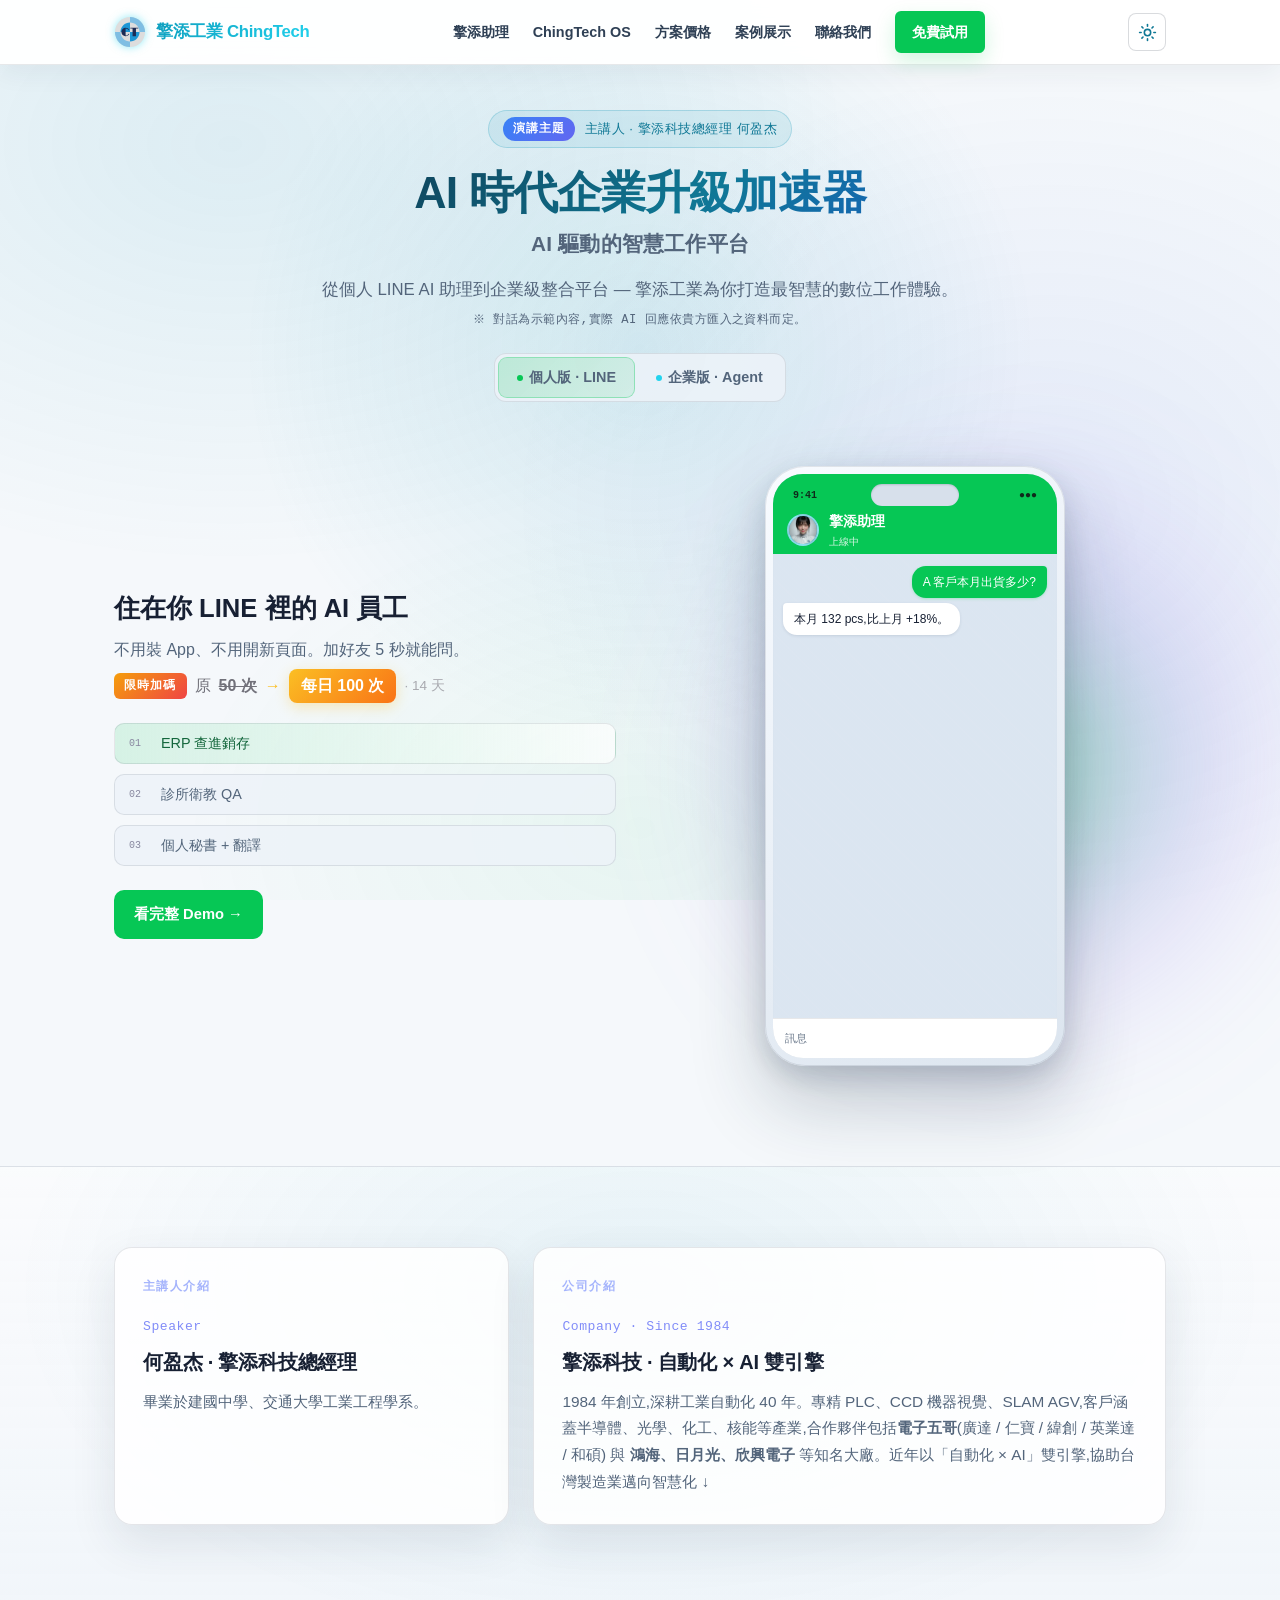
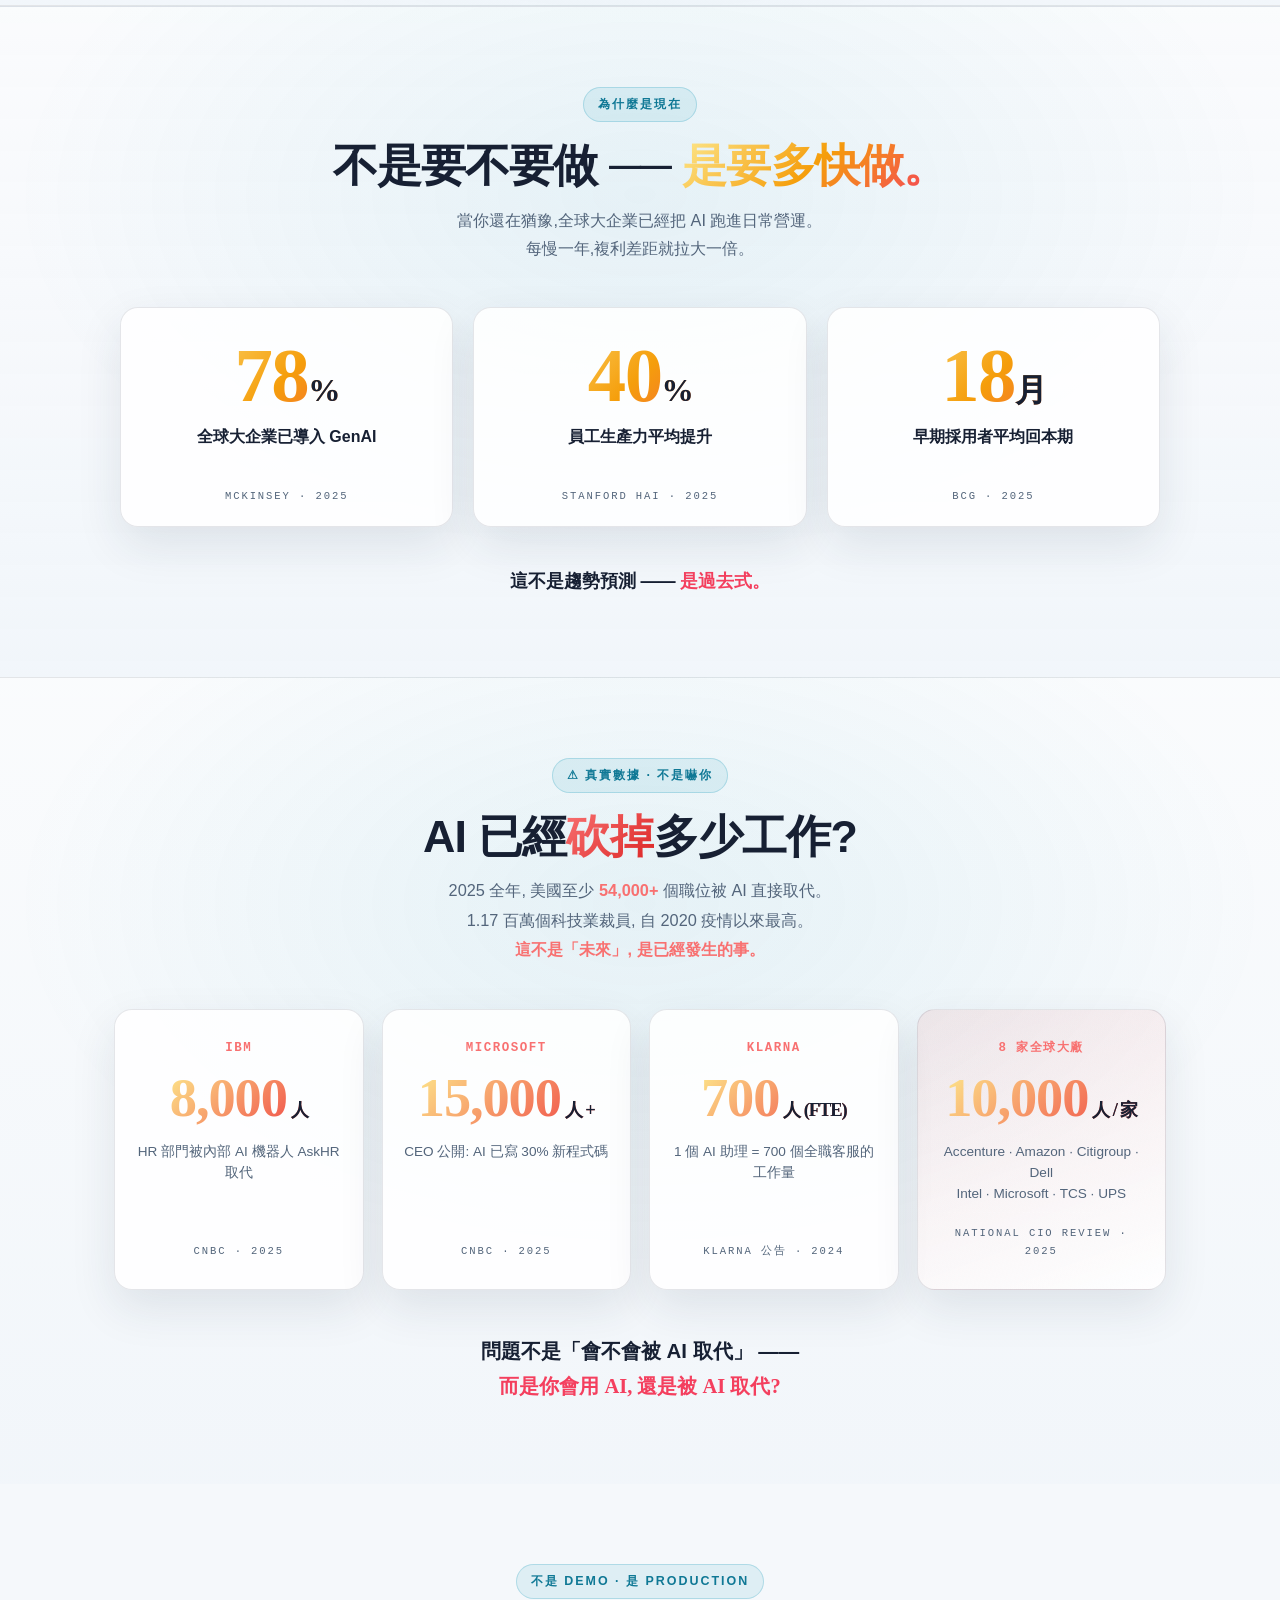
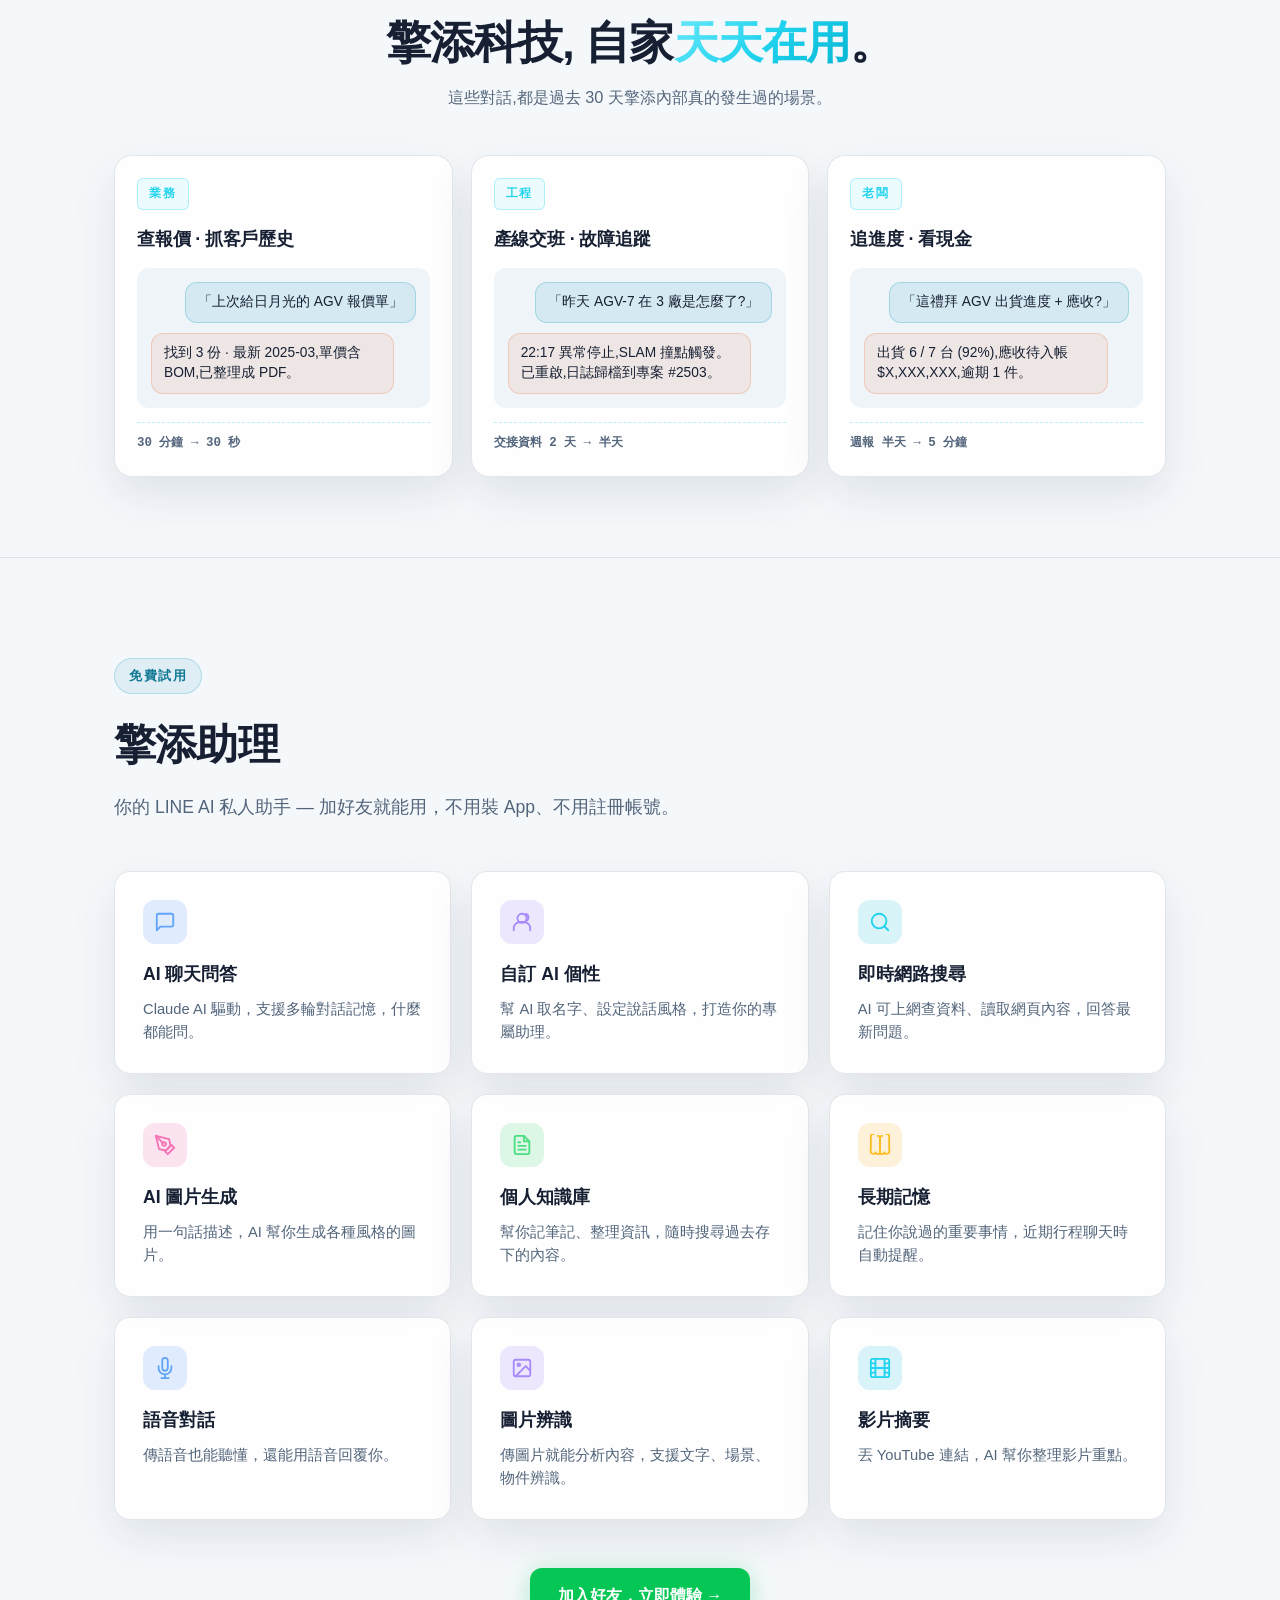
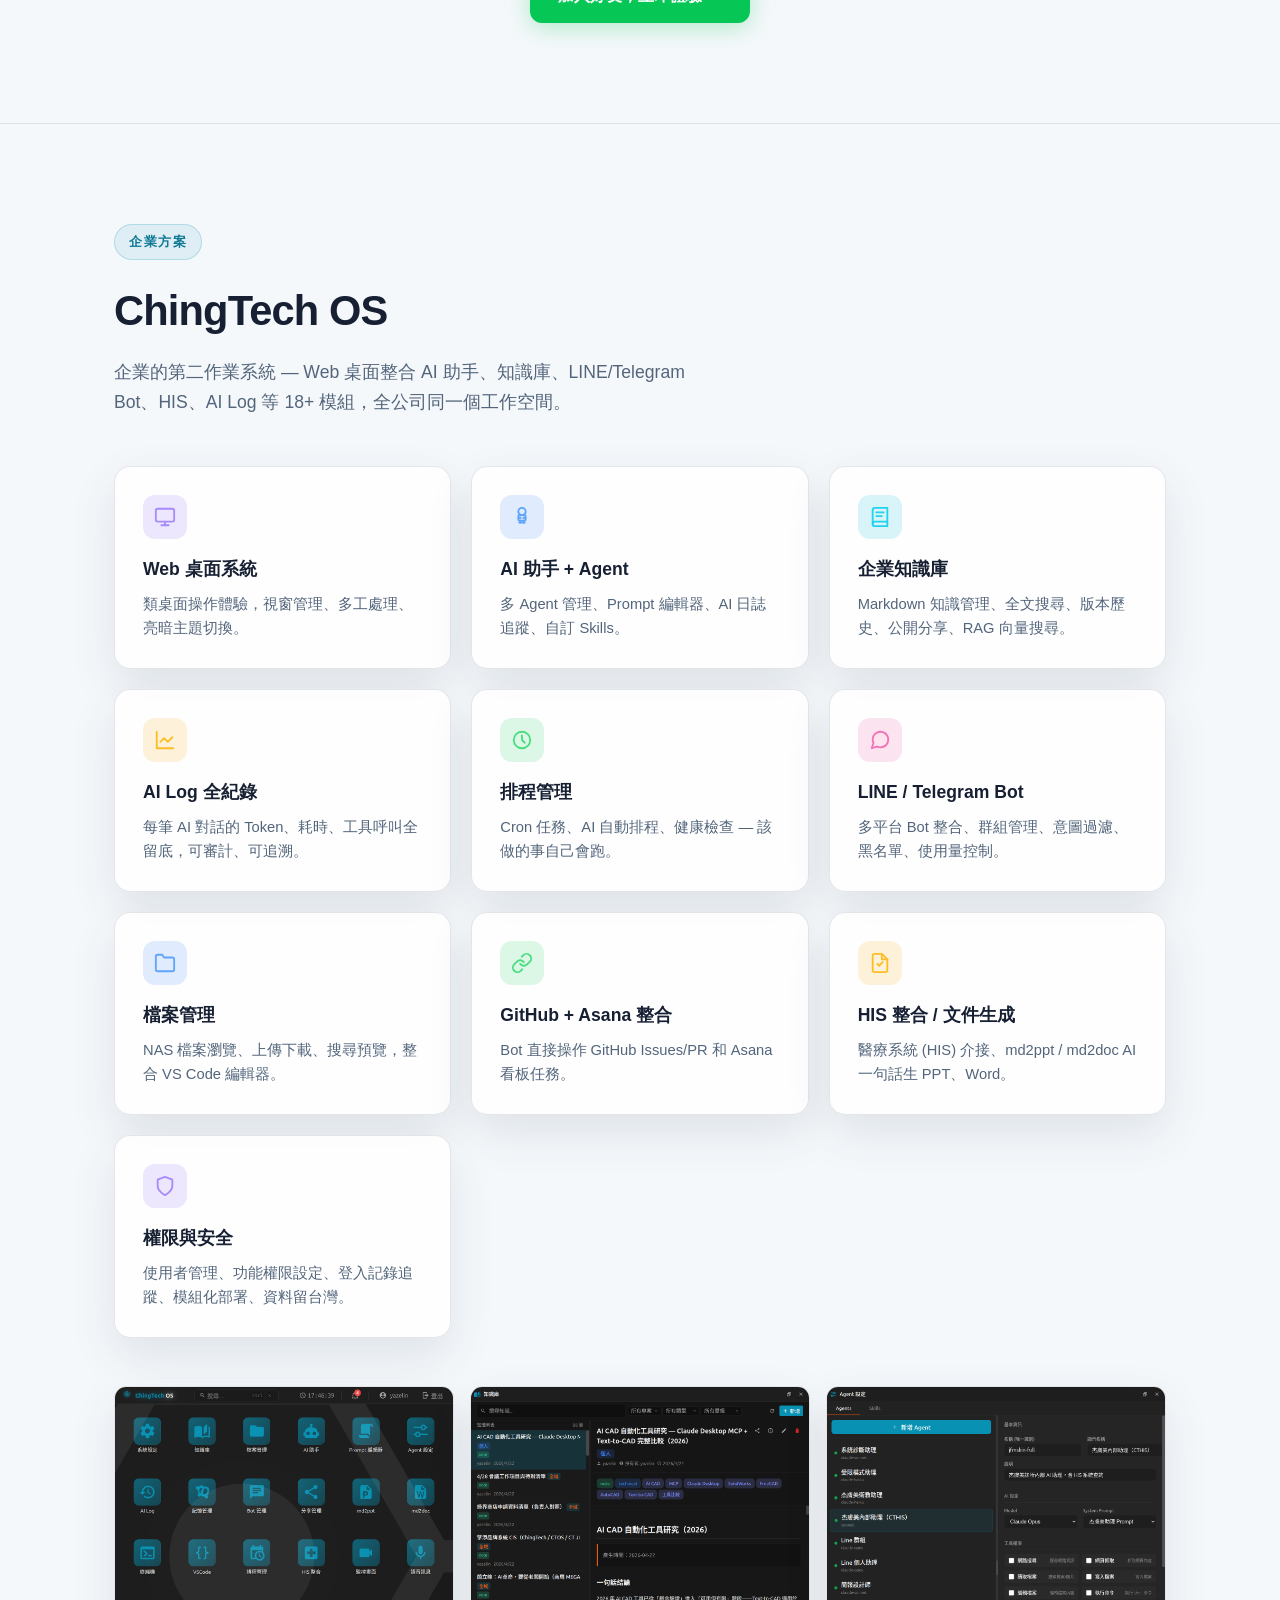
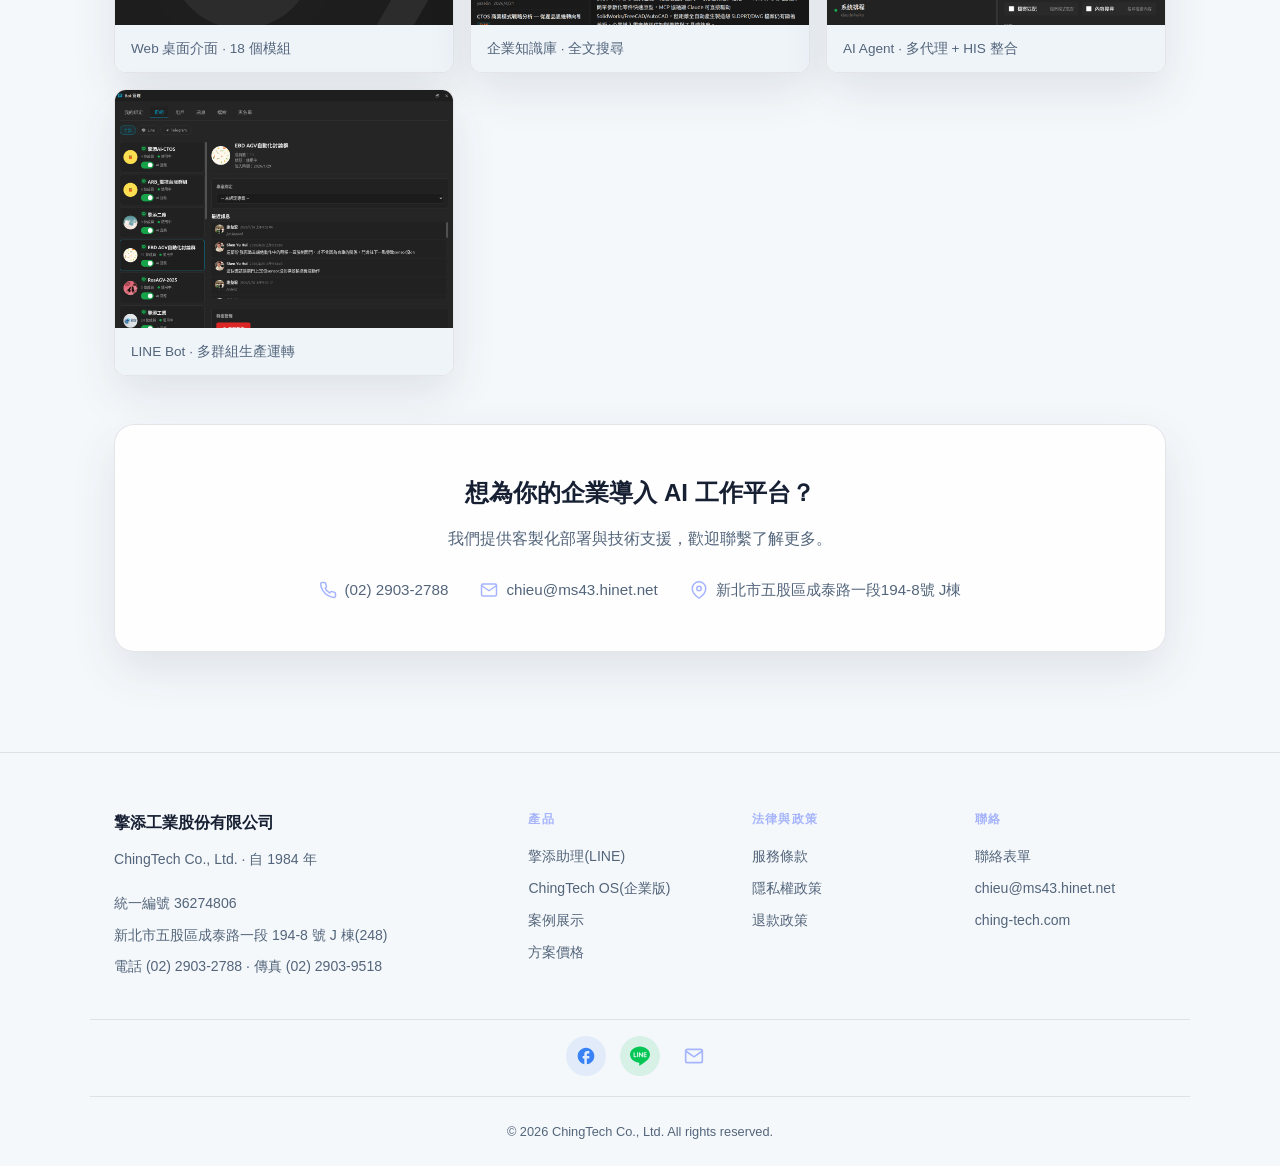
<file: index.html>
<!DOCTYPE html>
<html lang="zh-Hant">
<head>
  <meta charset="UTF-8">
  <meta name="viewport" content="width=device-width, initial-scale=1.0">
  <meta name="facebook-domain-verification" content="x3vy6l4cdf3oa1w5lh0qo2e9oh0rr9" />
  <title>擎添工業 — AI 驅動的智慧工作平台</title>
  <meta name="description" content="從個人 LINE AI 助理到企業級工作平台，擎添工業為你打造最智慧的數位體驗。">
  <link rel="canonical" href="https://ching-tech.github.io/">
  <meta name="robots" content="index, follow">
  <meta property="og:type" content="website">
  <meta property="og:site_name" content="擎添工業 ChingTech">
  <meta property="og:locale" content="zh_TW">
  <meta property="og:title" content="擎添工業 — AI 驅動的智慧工作平台">
  <meta property="og:description" content="從個人 LINE AI 助理到企業級工作平台，擎添工業為你打造最智慧的數位體驗。">
  <meta property="og:url" content="https://ching-tech.github.io/">
  <meta property="og:image" content="https://ching-tech.github.io/img/og-card.png">
  <meta property="og:image:width" content="1200">
  <meta property="og:image:height" content="630">
  <meta property="og:image:type" content="image/png">
  <meta name="twitter:card" content="summary_large_image">
  <script type="application/ld+json">
  {
    "@context": "https://schema.org",
    "@type": "LocalBusiness",
    "@id": "https://ching-tech.com/#org",
    "name": "擎添工業",
    "alternateName": "ChingTech",
    "url": "https://ching-tech.com/",
    "logo": "https://ching-tech.github.io/img/CTLogo.svg",
    "image": "https://ching-tech.github.io/img/og-card.png",
    "description": "1984 年成立於新北五股的機電自動化工程公司，40 年 PLC、AGV、KUKA／FANUC／YASKAWA 整合經驗，2025 年起推出企業 AI 工作平台 CTOS。",
    "foundingDate": "1984",
    "telephone": "+886-2-2903-2788",
    "faxNumber": "+886-2-2903-9518",
    "email": "chieu@ms43.hinet.net",
    "address": {
      "@type": "PostalAddress",
      "streetAddress": "成泰路一段194-8號 J棟",
      "addressLocality": "五股區",
      "addressRegion": "新北市",
      "postalCode": "248",
      "addressCountry": "TW"
    },
    "areaServed": "TW",
    "knowsAbout": ["工廠自動化", "PLC", "AGV", "機器手臂整合", "企業 AI", "知識庫", "LINE Bot"],
    "sameAs": [
      "https://github.com/ching-tech",
      "https://www.facebook.com/1143490635504625"
    ]
  }
  </script>
  <style>
    /* ── Reset & Base ── */
    *, *::before, *::after { margin: 0; padding: 0; box-sizing: border-box; }
    html { scroll-behavior: smooth; }
    body {
      font-family: -apple-system, BlinkMacSystemFont, "Segoe UI", Roboto, "Noto Sans TC", sans-serif;
      background: #0a0a0f;
      color: #e0e0e8;
      line-height: 1.7;
      overflow-x: hidden;
    }
    a { color: inherit; text-decoration: none; }
    img { max-width: 100%; display: block; }

    /* ── Glow Background ── */
    .glow-bg {
      position: fixed; top: 0; left: 0; width: 100%; height: 100%;
      pointer-events: none; z-index: 0;
      background:
        radial-gradient(ellipse 600px 400px at 20% 20%, rgba(56, 130, 246, 0.08), transparent),
        radial-gradient(ellipse 500px 500px at 80% 60%, rgba(139, 92, 246, 0.06), transparent),
        radial-gradient(ellipse 400px 300px at 50% 90%, rgba(6, 182, 212, 0.05), transparent);
    }

    /* ── Container ── */
    .container { max-width: 1100px; margin: 0 auto; padding: 0 24px; position: relative; z-index: 1; }

    /* ── Nav ── */
    /* ============================================================
       Canonical Nav · 以此為準,修改請同步所有標準頁
       Source: docs/superpowers/specs/2026-04-22-unified-nav-design.md
       Brand: /home/ct/SDD/brand/docs/02-visual-system.md
       ============================================================ */
    nav {
      position: fixed; top: 0; left: 0; right: 0; z-index: 100;
      background: rgba(10, 10, 15, 0.8);
      backdrop-filter: blur(16px);
      -webkit-backdrop-filter: blur(16px);
      border-bottom: 1px solid rgba(255,255,255,0.06);
    }
    nav .container {
      display: flex; align-items: center; justify-content: space-between;
      height: 64px;
    }
    .nav-logo {
      display: flex; align-items: center; gap: 10px;
      font-size: 1.05rem; font-weight: 700; letter-spacing: -0.02em;
      text-decoration: none;
      background: linear-gradient(135deg, #0891b2, #22d3ee);
      -webkit-background-clip: text; background-clip: text;
      -webkit-text-fill-color: transparent; color: transparent;
    }
    .nav-logo img {
      width: 32px; height: 32px;
      filter: drop-shadow(0 0 4px rgba(34, 211, 238, 0.5));
    }
    .nav-links { display: flex; gap: 24px; align-items: center; }
    .nav-links a {
      font-size: 0.9rem;
      color: #a0a0a0;
      text-decoration: none;
      transition: color 0.2s;
    }
    .nav-links a:hover { color: #f5f5f5; }
    .nav-links a.active { color: #22d3ee; }
    .nav-cta {
      padding: 8px 16px;
      background: #06c755;
      color: #fff !important;
      border-radius: 6px;
      font-weight: 600;
      font-size: 0.85rem;
      transition: background 0.2s, transform 0.2s;
    }
    .nav-cta:hover {
      background: #05b34b;
      transform: translateY(-1px);
      color: #fff !important;
    }
    @media (max-width: 720px) {
      nav .container { height: 56px; }
      .nav-logo { font-size: 0.95rem; }
      .nav-logo img { width: 28px; height: 28px; }
      .nav-links { gap: 14px; }
      .nav-links a { font-size: 0.8rem; }
      .nav-cta { padding: 6px 12px; font-size: 0.78rem; }
    }
    /* Hamburger button */
    .nav-toggle {
      display: none;
      width: 40px; height: 40px;
      background: transparent;
      border: none; cursor: pointer;
      padding: 0;
      align-items: center; justify-content: center;
      color: #a0a0a0;
      transition: color 0.2s;
      margin-left: 8px;
    }
    .nav-toggle:hover { color: #e0e0e8; }
    .nav-toggle svg { width: 22px; height: 22px; }
    .nav-toggle .icon-close { display: none; }
    body.nav-open .nav-toggle .icon-menu { display: none; }
    body.nav-open .nav-toggle .icon-close { display: block; }

    /* 小螢幕 nav:漢堡抽屜 */
    @media (max-width: 560px) {
      nav .container { height: 56px; }
      .nav-logo { font-size: 0.85rem; }
      .nav-logo img { width: 26px; height: 26px; }
      .nav-toggle { display: flex; }

      .nav-links {
        position: fixed;
        top: 56px; left: 0; right: 0;
        background: rgba(10, 10, 15, 0.98);
        backdrop-filter: blur(18px);
        -webkit-backdrop-filter: blur(18px);
        padding: 16px 24px 24px;
        flex-direction: column;
        gap: 0;
        align-items: stretch;
        border-bottom: 1px solid rgba(255,255,255,0.08);
        transform: translateY(-120%);
        transition: transform 0.28s ease;
        z-index: 99;
      }
      body.nav-open .nav-links { transform: translateY(0); }
      .nav-links a {
        padding: 14px 8px;
        font-size: 1rem;
        border-bottom: 1px solid rgba(255,255,255,0.06);
        color: #c0c0d0;
        display: block;
      }
      .nav-links a:last-child { border-bottom: none; }
      .nav-links a.nav-cta {
        margin-top: 14px;
        text-align: center;
        padding: 12px 20px;
        font-size: 0.95rem;
      }
    }
    /* === End Canonical Nav === */

    /* ── Hero = unified-demo 整合首屏 ── */
    .hero {
      min-height: 100vh;
      padding: 110px 0 60px;
      position: relative;
      overflow-x: clip;
      display: flex; align-items: center;
    }
    .hero > .container { width: 100%; }
    .hero::before {
      content: '';
      position: absolute; top: 30%; left: 50%; transform: translate(-50%, -50%);
      width: 800px; height: 800px; border-radius: 50%;
      background: radial-gradient(circle, rgba(56, 130, 246, 0.10), transparent 70%);
      animation: pulse 6s ease-in-out infinite;
      pointer-events: none;
    }
    @keyframes pulse {
      0%, 100% { opacity: 0.5; transform: translate(-50%, -50%) scale(1); }
      50% { opacity: 1; transform: translate(-50%, -50%) scale(1.08); }
    }
    .hero-top-intro { text-align: center; margin-bottom: 24px; position: relative; z-index: 2; }
    .hero-eyebrow {
      display: inline-flex; align-items: center; gap: 10px; flex-wrap: wrap; justify-content: center;
      padding: 6px 14px; margin-bottom: 18px; border-radius: 999px;
      background: rgba(99, 102, 241, 0.10);
      border: 1px solid rgba(129, 140, 248, 0.28);
      font-size: 0.82rem; color: #c7d2fe; letter-spacing: 0.04em;
    }
    .hero-eyebrow .eyebrow-tag {
      font-weight: 700; color: #fff;
      background: linear-gradient(135deg, #3882f6, #6366f1);
      padding: 2px 10px; border-radius: 999px; font-size: 0.72rem; letter-spacing: 0.08em;
    }
    .hero-eyebrow .eyebrow-text { font-weight: 500; }
    .hero-h1 {
      font-size: clamp(1.8rem, 3.8vw, 2.8rem);
      font-weight: 800; letter-spacing: -0.02em;
      line-height: 1.18; margin-bottom: 8px;
      background: linear-gradient(135deg, #fff 0%, #a5b4fc 50%, #818cf8 100%);
      -webkit-background-clip: text; -webkit-text-fill-color: transparent;
    }
    .hero-subtitle {
      font-size: clamp(1.05rem, 1.8vw, 1.3rem);
      font-weight: 600; color: #cbd5e1; letter-spacing: 0.01em;
      margin-bottom: 14px;
    }
    .hero-lead {
      font-size: clamp(0.95rem, 1.4vw, 1.05rem);
      color: #9999b0; max-width: 640px; margin: 0 auto 6px;
    }
    .hero-disclaimer {
      margin-top: 4px; margin-bottom: 22px;
      font-size: 0.76rem; color: #6e6e78;
      font-family: 'JetBrains Mono', monospace; letter-spacing: 0.04em;
    }
    .btn {
      display: inline-flex; align-items: center; gap: 8px;
      padding: 14px 28px; border-radius: 12px; font-size: 1rem; font-weight: 600;
      transition: all 0.25s; cursor: pointer; border: none;
    }
    .btn-primary {
      background: linear-gradient(135deg, #3882f6, #6366f1);
      color: #fff; box-shadow: 0 4px 24px rgba(56, 130, 246, 0.3);
    }
    .btn-primary:hover {
      box-shadow: 0 8px 32px rgba(56, 130, 246, 0.5);
      transform: translateY(-2px);
    }
    .btn-outline {
      background: transparent; color: #a5b4fc;
      border: 1px solid rgba(165, 180, 252, 0.3);
    }
    .btn-outline:hover {
      background: rgba(165, 180, 252, 0.08);
      border-color: rgba(165, 180, 252, 0.5);
      transform: translateY(-2px);
    }

    /* ── Section ── */
    section { padding: 100px 0; }

    /* ── Speaker Section ── */
    .speaker-section { padding: 80px 0; border-top: 1px solid rgba(255,255,255,0.06); border-bottom: 1px solid rgba(255,255,255,0.06); background: linear-gradient(180deg, rgba(99,102,241,0.04), transparent 60%); }
    .speaker-grid {
      display: grid; grid-template-columns: 1fr 1.6fr; gap: 24px;
      max-width: 1080px; margin: 0 auto;
    }
    .speaker-card {
      background: rgba(255,255,255,0.03);
      border: 1px solid rgba(255,255,255,0.08);
      border-radius: 18px; padding: 28px;
      transition: border-color 0.25s, transform 0.25s;
    }
    .speaker-card:hover { border-color: rgba(129,140,248,0.35); transform: translateY(-2px); }
    .speaker-card-label {
      font-size: 0.78rem; font-weight: 700; letter-spacing: 0.12em;
      color: #a5b4fc; text-transform: uppercase; margin-bottom: 14px;
    }
    .speaker-card h3 {
      font-size: 1.25rem; font-weight: 800; letter-spacing: -0.01em;
      color: #fff; margin-bottom: 10px;
    }
    .speaker-card p {
      font-size: 0.96rem; line-height: 1.75; color: #b4b4c8;
    }
    .speaker-card .speaker-meta {
      display: inline-block; font-size: 0.82rem; color: #818cf8;
      font-family: 'JetBrains Mono', monospace; letter-spacing: 0.04em;
      margin-bottom: 6px;
    }
    @media (max-width: 768px) {
      .speaker-section { padding: 56px 0; }
      .speaker-grid { grid-template-columns: 1fr; gap: 16px; }
      .speaker-card { padding: 22px; }
    }

    /* ── FOMO Section ── */
    .fomo-section {
      padding: 80px 0; text-align: center;
      background:
        radial-gradient(900px 500px at 50% 30%, rgba(244,63,94,0.08), transparent 70%),
        linear-gradient(180deg, transparent, rgba(220,38,38,0.03) 60%, transparent);
      border-top: 1px solid rgba(255,255,255,0.06);
      border-bottom: 1px solid rgba(255,255,255,0.06);
    }
    .fomo-eyebrow {
      display: inline-block; font-size: 0.78rem; font-weight: 700;
      letter-spacing: 0.16em; text-transform: uppercase; color: #fb7185;
      padding: 6px 14px; border-radius: 999px;
      background: rgba(251,113,133,0.10); border: 1px solid rgba(251,113,133,0.30);
      margin-bottom: 18px;
    }
    .fomo-title {
      font-size: clamp(1.8rem, 3.6vw, 2.8rem);
      font-weight: 800; letter-spacing: -0.02em; line-height: 1.15;
      margin-bottom: 14px; color: #fff;
    }
    .fomo-title .accent {
      background: linear-gradient(135deg, #fde68a, #f59e0b, #f43f5e);
      -webkit-background-clip: text; background-clip: text; color: transparent;
    }
    .fomo-sub { color: #b4b4c8; max-width: 56ch; margin: 0 auto 44px; font-size: 1.02rem; line-height: 1.75; }
    .fomo-stats {
      display: grid; grid-template-columns: repeat(3, 1fr); gap: 20px;
      max-width: 1040px; margin: 0 auto;
    }
    .fomo-stat {
      padding: 32px 24px 20px; border-radius: 18px;
      background: rgba(255,255,255,0.03); border: 1px solid rgba(255,255,255,0.08);
      transition: transform 0.25s, border-color 0.25s;
      display: flex; flex-direction: column; min-height: 220px;
    }
    .fomo-stat:hover { transform: translateY(-4px); border-color: rgba(244,63,94,0.4); }
    .fomo-stat .v {
      font-size: clamp(3rem, 6vw, 5rem); font-weight: 900; line-height: 0.95;
      background: linear-gradient(135deg, #fde68a, #f59e0b, #f43f5e);
      -webkit-background-clip: text; background-clip: text; color: transparent;
      letter-spacing: -0.02em; font-family: 'Noto Serif TC', serif;
    }
    .fomo-stat .v small { font-size: 0.42em; -webkit-text-fill-color: #fff; color: #fff; font-weight: 700; }
    .fomo-stat .l { color: #e4e4e7; font-weight: 600; margin-top: 10px; font-size: 1rem; }
    .fomo-stat .src {
      font-family: 'JetBrains Mono', monospace; font-size: 0.66rem;
      color: #71717a; letter-spacing: 0.18em; text-transform: uppercase;
      margin-top: auto; padding-top: 14px;
      border-top: 1px dashed rgba(255,255,255,0.10);
    }
    .fomo-bottom { margin-top: 40px; font-size: 1.1rem; color: #fff; font-weight: 600; }
    .fomo-bottom b { color: #f43f5e; font-family: 'Noto Serif TC', serif; font-weight: 900; }

    /* ── AI Layoffs ── */
    .layoff-section {
      padding: 80px 0; text-align: center;
      background:
        radial-gradient(900px 500px at 50% 30%, rgba(220,38,38,0.10), transparent 70%),
        var(--bg, #0e0e10);
    }
    .layoff-eyebrow {
      display: inline-block; font-size: 0.78rem; font-weight: 700;
      letter-spacing: 0.16em; color: #f87171;
      padding: 6px 14px; border-radius: 999px;
      background: rgba(220,38,38,0.10); border: 1px solid rgba(220,38,38,0.35);
      margin-bottom: 18px;
    }
    .layoff-title {
      font-size: clamp(1.8rem, 3.6vw, 2.8rem);
      font-weight: 800; letter-spacing: -0.02em; line-height: 1.15;
      margin-bottom: 14px; color: #fff;
    }
    .layoff-title .accent {
      background: linear-gradient(135deg, #f87171, #dc2626);
      -webkit-background-clip: text; background-clip: text; color: transparent;
    }
    .layoff-sub { color: #b4b4c8; max-width: 60ch; margin: 0 auto 44px; font-size: 1.02rem; line-height: 1.8; }
    .layoff-sub b { color: #f87171; font-weight: 800; }
    .layoff-grid {
      display: grid; grid-template-columns: repeat(4, 1fr); gap: 18px;
      max-width: 1080px; margin: 0 auto;
    }
    .layoff-card {
      padding: 28px 20px; border-radius: 18px;
      background: rgba(255,255,255,0.03); border: 1px solid rgba(255,255,255,0.08);
      transition: transform 0.25s, border-color 0.25s;
      display: flex; flex-direction: column; gap: 8px; align-items: center; text-align: center;
    }
    .layoff-card:hover { transform: translateY(-4px); border-color: rgba(220,38,38,0.4); }
    .layoff-card.highlight {
      background: linear-gradient(160deg, rgba(220,38,38,0.10), rgba(0,0,0,0.30));
      border-color: rgba(220,38,38,0.40);
    }
    .layoff-card .company {
      font-family: 'JetBrains Mono', monospace; font-weight: 700;
      font-size: 0.78rem; letter-spacing: 0.12em; color: #f87171;
      text-transform: uppercase;
    }
    .layoff-card .number {
      font-family: 'Noto Serif TC', serif; font-weight: 900;
      font-size: clamp(2.2rem, 4.5vw, 3.4rem); line-height: 1;
      background: linear-gradient(135deg, #fde68a, #ef4444);
      -webkit-background-clip: text; background-clip: text; color: transparent;
      letter-spacing: -0.02em; margin: 4px 0;
    }
    .layoff-card .number .unit {
      font-size: 0.34em; font-weight: 700; -webkit-text-fill-color: #fff; color: #fff;
      margin-left: 4px;
    }
    .layoff-card p { font-size: 0.85rem; color: #cdcdd6; line-height: 1.55; margin-top: 4px; }
    .layoff-card .src {
      font-family: 'JetBrains Mono', monospace; font-size: 0.66rem;
      color: #71717a; letter-spacing: 0.18em; text-transform: uppercase;
      margin-top: auto; padding-top: 12px; width: 100%;
      border-top: 1px dashed rgba(255,255,255,0.10);
    }
    .layoff-bottom {
      margin-top: 44px; font-size: clamp(1.05rem, 1.6vw, 1.3rem);
      color: #fff; font-weight: 600; line-height: 1.7;
    }
    .layoff-bottom b { color: #f43f5e; font-family: 'Noto Serif TC', serif; font-weight: 900; }
    .layoff-source {
      margin-top: 18px; font-family: 'JetBrains Mono', monospace;
      font-size: 0.7rem; color: #71717a; letter-spacing: 0.12em;
    }

    /* ── 擎添實況 ── */
    .actual-section { padding: 80px 0; text-align: center; }
    .actual-eyebrow {
      display: inline-block; font-size: 0.78rem; font-weight: 700;
      letter-spacing: 0.16em; text-transform: uppercase; color: #22d3ee;
      padding: 6px 14px; border-radius: 999px;
      background: rgba(34,211,238,0.08); border: 1px solid rgba(34,211,238,0.30);
      margin-bottom: 18px;
    }
    .actual-title {
      font-size: clamp(1.8rem, 3.6vw, 2.8rem);
      font-weight: 800; letter-spacing: -0.02em; line-height: 1.15;
      margin-bottom: 14px; color: #fff;
    }
    .actual-title .accent {
      background: linear-gradient(135deg, #67e8f9, #22d3ee, #06b6d4);
      -webkit-background-clip: text; background-clip: text; color: transparent;
    }
    .actual-sub { color: #b4b4c8; max-width: 56ch; margin: 0 auto 44px; font-size: 1.02rem; line-height: 1.75; }
    .actual-grid {
      display: grid; grid-template-columns: repeat(3, 1fr); gap: 18px;
      max-width: 1080px; margin: 0 auto; text-align: left;
    }
    .actual-card {
      background: rgba(255,255,255,0.03); border: 1px solid rgba(255,255,255,0.08);
      border-radius: 18px; padding: 22px;
      display: flex; flex-direction: column; gap: 14px;
      transition: transform 0.25s, border-color 0.25s;
    }
    .actual-card:hover { transform: translateY(-3px); border-color: rgba(34,211,238,0.4); }
    .actual-card .role {
      align-self: flex-start; font-family: 'JetBrains Mono', monospace;
      font-size: 0.72rem; letter-spacing: 0.16em; font-weight: 700;
      color: #22d3ee; padding: 5px 11px;
      border: 1px solid rgba(34,211,238,0.30); border-radius: 6px;
      background: rgba(34,211,238,0.08);
    }
    .actual-card h3 { font-size: 1.12rem; color: #fff; font-weight: 800; letter-spacing: -0.01em; }
    .actual-chat {
      background: rgba(0,0,0,0.30); border-radius: 12px; padding: 14px;
      display: flex; flex-direction: column; gap: 10px;
    }
    .actual-msg { padding: 9px 12px; border-radius: 12px; max-width: 92%; font-size: 0.86rem; line-height: 1.5; }
    .actual-msg.user { align-self: flex-end; background: rgba(34,211,238,0.14); border: 1px solid rgba(34,211,238,0.28); color: #fff; }
    .actual-msg.bot { align-self: flex-start; background: rgba(247,168,27,0.10); border: 1px solid rgba(247,168,27,0.25); color: #e7e8ed; }
    .actual-card .saved {
      font-family: 'JetBrains Mono', monospace; font-size: 0.78rem;
      color: #22d3ee; font-weight: 700; padding-top: 10px;
      border-top: 1px dashed rgba(34,211,238,0.30);
    }
    @media (max-width: 768px) {
      .fomo-section, .actual-section, .layoff-section { padding: 56px 0; }
      .fomo-stats, .actual-grid { grid-template-columns: 1fr; }
      .layoff-grid { grid-template-columns: 1fr 1fr; }
    }
    @media (max-width: 520px) {
      .layoff-grid { grid-template-columns: 1fr; }
    }

    .section-label {
      display: inline-block; font-size: 0.8rem; font-weight: 600;
      text-transform: uppercase; letter-spacing: 0.12em;
      padding: 6px 14px; border-radius: 20px; margin-bottom: 16px;
    }
    .label-blue {
      color: #60a5fa; background: rgba(96, 165, 250, 0.1);
      border: 1px solid rgba(96, 165, 250, 0.2);
    }
    .label-purple {
      color: #a78bfa; background: rgba(167, 139, 250, 0.1);
      border: 1px solid rgba(167, 139, 250, 0.2);
    }
    .section-title {
      font-size: clamp(1.8rem, 3.5vw, 2.6rem);
      font-weight: 800; letter-spacing: -0.02em;
      margin-bottom: 12px;
    }
    .section-desc {
      font-size: 1.1rem; color: #8888a0; max-width: 600px; margin-bottom: 48px;
    }

    /* ── Feature Cards ── */
    .features-grid {
      display: grid;
      grid-template-columns: repeat(auto-fit, minmax(280px, 1fr));
      gap: 20px;
    }
    .feature-card {
      background: rgba(255,255,255,0.03);
      border: 1px solid rgba(255,255,255,0.06);
      border-radius: 16px; padding: 28px;
      transition: all 0.3s;
    }
    .feature-card:hover {
      background: rgba(255,255,255,0.05);
      border-color: rgba(255,255,255,0.1);
      transform: translateY(-4px);
    }
    .feature-icon {
      width: 44px; height: 44px; border-radius: 12px;
      display: flex; align-items: center; justify-content: center;
      margin-bottom: 16px;
    }
    .feature-icon svg { width: 22px; height: 22px; }
    .icon-blue { background: rgba(56, 130, 246, 0.15); }
    .icon-blue svg { stroke: #60a5fa; }
    .icon-purple { background: rgba(139, 92, 246, 0.15); }
    .icon-purple svg { stroke: #a78bfa; }
    .icon-cyan { background: rgba(6, 182, 212, 0.15); }
    .icon-cyan svg { stroke: #22d3ee; }
    .icon-pink { background: rgba(236, 72, 153, 0.15); }
    .icon-pink svg { stroke: #f472b6; }
    .icon-amber { background: rgba(245, 158, 11, 0.15); }
    .icon-amber svg { stroke: #fbbf24; }
    .icon-green { background: rgba(34, 197, 94, 0.15); }
    .icon-green svg { stroke: #4ade80; }
    .feature-card h3 {
      font-size: 1.1rem; font-weight: 700; margin-bottom: 8px; color: #f0f0f8;
    }
    .feature-card p { font-size: 0.92rem; color: #7777a0; line-height: 1.6; }

    /* ── Lite Section ── */
    #lite { border-top: 1px solid rgba(255,255,255,0.04); }
    .lite-cta {
      margin-top: 48px; text-align: center;
    }
    .btn-line {
      background: #06c755; color: #fff;
      box-shadow: 0 4px 24px rgba(6, 199, 85, 0.3);
    }
    .btn-line:hover {
      box-shadow: 0 8px 32px rgba(6, 199, 85, 0.5);
      transform: translateY(-2px);
    }

    /* ── OS Section ── */
    #os { border-top: 1px solid rgba(255,255,255,0.04); }

    /* ── Screenshots ── */
    .screenshots {
      margin-top: 48px;
      display: grid;
      grid-template-columns: repeat(auto-fit, minmax(300px, 1fr));
      gap: 16px;
    }
    .screenshot-item {
      border-radius: 12px; overflow: hidden;
      border: 1px solid rgba(255,255,255,0.08);
      transition: all 0.3s;
    }
    .screenshot-item:hover {
      border-color: rgba(167, 139, 250, 0.3);
      transform: translateY(-4px);
      box-shadow: 0 12px 40px rgba(0,0,0,0.4);
    }
    .screenshot-item img { width: 100%; display: block; }
    .screenshot-caption {
      padding: 12px 16px; font-size: 0.85rem; color: #8888a0;
      background: rgba(255,255,255,0.02);
    }

    /* ── OS CTA ── */
    .os-cta {
      margin-top: 48px; text-align: center;
      padding: 48px; border-radius: 20px;
      background: linear-gradient(135deg, rgba(139, 92, 246, 0.08), rgba(56, 130, 246, 0.08));
      border: 1px solid rgba(139, 92, 246, 0.15);
    }
    .os-cta h3 {
      font-size: 1.5rem; font-weight: 700; margin-bottom: 12px;
    }
    .os-cta p { color: #8888a0; margin-bottom: 24px; }
    .contact-info {
      display: flex; gap: 32px; justify-content: center; flex-wrap: wrap;
      font-size: 0.95rem; color: #a5b4fc;
    }
    .contact-info span { display: flex; align-items: center; gap: 8px; }
    .contact-info svg { width: 18px; height: 18px; stroke: #a5b4fc; flex-shrink: 0; }

    /* ── Footer ── */
    footer {
      border-top: 1px solid rgba(255,255,255,0.06);
      padding: 56px 0 24px; font-size: 0.88rem;
    }
    .footer-grid {
      display: grid; grid-template-columns: 2fr 1fr 1fr 1fr;
      gap: 32px; padding-bottom: 40px;
    }
    .footer-col { display: flex; flex-direction: column; gap: 8px; }
    .footer-brand { font-weight: 700; font-size: 1rem; color: #e0e0e8; margin-bottom: 4px; }
    .footer-label {
      font-size: 0.75rem; text-transform: uppercase; letter-spacing: 0.12em;
      color: #a5b4fc; margin-bottom: 8px; font-weight: 600;
    }
    .footer-col a { color: #8888a0; transition: color 0.2s; }
    .footer-col a:hover { color: #e0e0e8; }
    .footer-muted { color: #6e6e78; line-height: 1.7; }
    .footer-bottom {
      border-top: 1px solid rgba(255,255,255,0.04);
      padding-top: 24px; color: #555; text-align: center; font-size: 0.8rem;
    }

    /* ── Responsive ── */
    @media (max-width: 720px) {
      .footer-grid { grid-template-columns: 1fr 1fr; }
    }
    @media (max-width: 640px) {
      section { padding: 64px 0; }
      .features-grid { grid-template-columns: 1fr; }
      .screenshots { grid-template-columns: 1fr; }
      .contact-info { flex-direction: column; align-items: center; gap: 12px; }
      .hero-buttons { flex-direction: column; align-items: center; }
    }
    @media (max-width: 480px) {
      .footer-grid { grid-template-columns: 1fr; gap: 24px; }
    }

    /* ── Fade-in Animation ── */
    .fade-in {
      opacity: 0; transform: translateY(24px);
      transition: opacity 0.6s ease, transform 0.6s ease;
    }
    .fade-in.visible {
      opacity: 1; transform: translateY(0);
    }

    /* ============================================================
       Unified Demo · toggle between Personal(LINE)and Enterprise(Agent)
       ============================================================ */
    /* #unified-demo padding 由 .hero 控制,不另外宣告 */
    .demo-tabs {
      display: inline-flex;
      gap: 4px;
      padding: 4px;
      background: rgba(255,255,255,0.03);
      border: 1px solid rgba(255,255,255,0.08);
      border-radius: 12px;
      margin: 0;
    }
    .demo-tab {
      padding: 10px 18px;
      border-radius: 8px;
      font-size: 0.9rem; font-weight: 600;
      color: #8888a0; cursor: pointer;
      background: transparent; border: none;
      font-family: inherit;
      transition: all 0.2s;
    }
    .demo-tab .emoji-dot { display: inline-block; width: 6px; height: 6px; border-radius: 50%; margin-right: 6px; vertical-align: middle; }
    .demo-tab:hover { color: #e0e0e8; }
    .demo-tab.active.personal {
      background: linear-gradient(135deg, rgba(6,199,85,0.2), rgba(6,199,85,0.1));
      color: #4ade80;
      box-shadow: 0 0 0 1px rgba(6,199,85,0.4);
    }
    .demo-tab.active.enterprise {
      background: linear-gradient(135deg, rgba(34,211,238,0.2), rgba(139,92,246,0.1));
      color: #22d3ee;
      box-shadow: 0 0 0 1px rgba(34,211,238,0.4);
    }

    .demo-panels { position: relative; }
    .demo-panel { display: none; }
    .demo-panel.visible { display: block; }
    .demo-panel-layout {
      display: grid;
      grid-template-columns: 1fr 1fr;
      gap: 48px;
      align-items: center;
    }
    .demo-panel-copy h3 {
      font-size: 1.6rem; font-weight: 800; color: #f0f0f8;
      margin-bottom: 12px; line-height: 1.2;
    }
    .demo-panel-copy p { color: #8888a0; margin-bottom: 20px; font-size: 1rem; }
    .demo-panel-scenarios {
      display: flex; flex-direction: column; gap: 10px;
      margin-bottom: 24px;
    }
    .demo-scenario-chip {
      padding: 10px 14px;
      background: rgba(255,255,255,0.03);
      border: 1px solid rgba(255,255,255,0.06);
      border-radius: 10px;
      font-size: 0.9rem; color: #b0b0c0;
      display: flex; align-items: center; gap: 10px;
      cursor: pointer;
      transition: all 0.2s;
      text-align: left; font-family: inherit; width: 100%;
      border: 1px solid rgba(255,255,255,0.06);
    }
    .demo-scenario-chip:hover { background: rgba(255,255,255,0.05); }
    .demo-scenario-chip.active.personal {
      border-color: rgba(6,199,85,0.4);
      background: linear-gradient(90deg, rgba(6,199,85,0.08), transparent);
      color: #fff;
    }
    .demo-scenario-chip.active.enterprise {
      border-color: rgba(34,211,238,0.4);
      background: linear-gradient(90deg, rgba(34,211,238,0.08), transparent);
      color: #fff;
    }
    .demo-scenario-chip .sc-num {
      font-family: "JetBrains Mono", monospace;
      font-size: 10px; color: #8888a0;
      width: 22px;
    }
    .demo-cta {
      display: inline-flex; align-items: center; gap: 8px;
      padding: 12px 20px;
      border-radius: 10px;
      font-size: 0.92rem; font-weight: 600;
      transition: all 0.2s;
    }
    .demo-cta.personal {
      background: #06c755; color: #fff;
    }
    .demo-cta.personal:hover { background: #05b34b; transform: translateY(-1px); }
    .demo-cta.enterprise {
      background: linear-gradient(135deg, #0891b2, #22d3ee);
      color: #fff;
    }
    .demo-cta.enterprise:hover { transform: translateY(-1px); box-shadow: 0 6px 24px rgba(34,211,238,0.3); }

    /* mini-stage 簡化為居中容器(glow 移到 demo-panel-layout 這層) */
    .mini-stage {
      position: relative;
      display: flex; justify-content: center; align-items: center;
      padding: 40px 10px;
      z-index: 1;
    }

    /* Ambient glow · 掛在 demo-panel-layout 這層,光暈落在 mockup 所在那一側 */
    .demo-panel-layout {
      position: relative;
      grid-template-columns: minmax(0, 1fr) minmax(0, 1fr);
    }
    .demo-panel-layout > * { min-width: 0; }
    .demo-panel-layout::before {
      content: "";
      position: absolute;
      inset: -120px -120px;
      z-index: 0;
      filter: blur(70px);
      pointer-events: none;
    }
    .demo-panel-layout > * { position: relative; z-index: 1; }

    /* 個人版:phone 在右,光暈焦點 right 側、LINE 綠主色 */
    #panelPersonal .demo-panel-layout::before {
      background: radial-gradient(
        ellipse 32% 45% at 78% 50%,
        rgba(6, 199, 85, 0.52) 0%,
        rgba(139, 92, 246, 0.22) 42%,
        transparent 72%
      );
    }
    /* 企業版:window 在左,光暈焦點 left 側、cyan 主色 */
    #panelEnterprise .demo-panel-layout::before {
      background: radial-gradient(
        ellipse 32% 45% at 22% 50%,
        rgba(34, 211, 238, 0.50) 0%,
        rgba(139, 92, 246, 0.26) 42%,
        transparent 72%
      );
    }

    /* LINE phone(個人版)· 比例 1:2 同 ctos-lite 主 phone */
    .mini-phone {
      width: 300px; height: 600px; margin: 0 auto;
      flex-shrink: 0;
      background: #1a1a1e; border-radius: 40px; padding: 8px;
      box-shadow:
        0 40px 80px rgba(0,0,0,0.72),
        0 12px 32px rgba(0,0,0,0.5),
        0 0 0 1px rgba(255,255,255,0.08) inset;
      position: relative;
    }
    .mini-phone::before {
      content: ""; position: absolute; top: 18px; left: 50%; transform: translateX(-50%);
      width: 88px; height: 22px; background: #0a0a0c; border-radius: 12px; z-index: 3;
    }
    .mp-screen {
      width: 100%; height: 100%;
      background: #7a8597; border-radius: 30px;
      overflow: hidden; display: flex; flex-direction: column;
    }
    .mp-sb { height: 32px; padding: 0 20px 2px; background: #06c755; color: #1a1a1e; display: flex; align-items: flex-end; justify-content: space-between; font-family: "JetBrains Mono", monospace; font-size: 10px; font-weight: 700; }
    .mp-hd { height: 48px; background: #06c755; padding: 0 14px; display: flex; align-items: center; gap: 10px; color: #fff; }
    .mp-hd .mp-av {
      width: 32px; height: 32px; border-radius: 50%;
      overflow: hidden;
      border: 2px solid rgba(255,255,255,0.5);
      flex-shrink: 0;
      background: linear-gradient(135deg, #22d3ee, #0891b2);
    }
    .mp-hd .mp-av img {
      width: 100%; height: 100%;
      object-fit: cover;
      display: block;
    }
    .mp-hd .mp-title { font-size: 14px; font-weight: 700; }
    .mp-hd .mp-sub { font-size: 10px; opacity: 0.85; }
    .mp-chat {
      flex: 1; background: #7a8597; padding: 12px 10px; overflow: hidden;
      display: flex; flex-direction: column; gap: 5px;
    }
    .mp-msg {
      max-width: 80%; padding: 7px 11px;
      font-size: 12px; line-height: 1.5;
      border-radius: 14px; white-space: pre-wrap;
      animation: entMsgIn 0.28s ease-out;
    }
    @keyframes entMsgIn { from { opacity: 0; transform: translateY(4px); } to { opacity: 1; transform: translateY(0); } }
    .mp-msg.from-ai { align-self: flex-start; background: #fff; color: #1a1a1e; border-top-left-radius: 4px; }
    .mp-msg.from-user { align-self: flex-end; background: #06c755; color: #fff; border-top-right-radius: 4px; }
    .mp-typing {
      align-self: flex-start; background: #fff; padding: 9px 12px;
      border-radius: 14px; border-top-left-radius: 4px;
      display: inline-flex; gap: 4px;
    }
    .mp-typing span { width: 5px; height: 5px; border-radius: 50%; background: #a8acb2; animation: typingDot 1.3s infinite ease-in-out; }
    .mp-typing span:nth-child(2) { animation-delay: 0.18s; }
    .mp-typing span:nth-child(3) { animation-delay: 0.36s; }
    @keyframes typingDot { 0%,80%,100% { opacity: 0.25; transform: translateY(0); } 40% { opacity: 1; transform: translateY(-3px); } }
    .mp-ib {
      height: 40px; background: #f2f3f5; padding: 0 12px;
      display: flex; align-items: center;
      font-size: 11px; color: #a0a4ac;
    }

    /* macOS window(企業版 mini)*/
    .mini-mac {
      width: 100%; max-width: 480px;
      margin: 0 auto;
      background: #1a1a1e; border-radius: 12px; overflow: hidden;
      box-shadow:
        0 40px 80px rgba(0,0,0,0.72),
        0 12px 32px rgba(0,0,0,0.5),
        0 0 0 1px rgba(255,255,255,0.1) inset;
      position: relative;
    }
    .mini-mac .mm-bar {
      height: 32px; background: linear-gradient(180deg, #2a2a30, #1f1f25);
      display: flex; align-items: center; padding: 0 12px; gap: 8px;
      border-bottom: 1px solid rgba(255,255,255,0.06);
    }
    .mini-mac .mm-dots { display: flex; gap: 7px; }
    .mini-mac .mm-dots span { width: 11px; height: 11px; border-radius: 50%; }
    .mini-mac .mm-dots .r { background: #ff5f57; }
    .mini-mac .mm-dots .y { background: #ffbd2e; }
    .mini-mac .mm-dots .g { background: #28c941; }
    .mini-mac .mm-ttl { flex: 1; text-align: center; font-family: "JetBrains Mono", monospace; font-size: 11px; color: #9999a0; letter-spacing: 0.06em; }
    .mini-mac .mm-ttl .n { color: #22d3ee; }
    .mini-mac .mm-body {
      background: #0e0e10;
      display: flex;
      min-height: 340px;
      min-width: 0;
      overflow: hidden;
    }
    /* Mini sidebar(比 ching-tech-os 窄) */
    .mini-mac .mm-sidebar {
      width: 120px;
      flex-shrink: 0;
      background: #14141a;
      border-right: 1px solid rgba(255,255,255,0.05);
      padding: 10px 6px;
      display: flex; flex-direction: column; gap: 2px;
    }
    .mini-mac .mm-sb-section {
      font-family: "JetBrains Mono", monospace;
      font-size: 9px; letter-spacing: 0.18em;
      color: #5a5a68; text-transform: uppercase;
      padding: 8px 8px 4px; margin-top: 4px;
    }
    .mini-mac .mm-sb-section:first-child { margin-top: 0; }
    .mini-mac .mm-sb-item {
      padding: 6px 8px; border-radius: 5px;
      font-size: 11px; color: #8888a0;
      display: flex; align-items: center; gap: 7px;
      transition: all 0.2s; cursor: pointer;
      user-select: none;
    }
    .mini-mac .mm-sb-item:hover { background: rgba(255,255,255,0.04); color: #c0c0d0; }
    .mini-mac .mm-sb-item.current {
      background: linear-gradient(90deg, rgba(34,211,238,0.1), transparent);
      color: #22d3ee;
      border-left: 2px solid #22d3ee;
      padding-left: 6px;
    }
    .mini-mac .mm-sb-dot { width: 5px; height: 5px; border-radius: 50%; background: currentColor; opacity: 0.6; flex-shrink: 0; }
    .mini-mac .mm-chat {
      flex: 1;
      min-width: 0;
      padding: 12px;
      display: flex; flex-direction: column; gap: 7px;
      overflow: hidden;
    }
    /* Mini input bar */
    .mini-mac .mm-input {
      border-top: 1px solid rgba(255,255,255,0.05);
      padding: 8px 12px;
      background: rgba(255,255,255,0.02);
    }
    .mini-mac .mm-input-fake {
      display: block;
      font-family: "JetBrains Mono", monospace;
      font-size: 10px; color: #666676;
      padding: 6px 10px;
      background: rgba(255,255,255,0.03);
      border: 1px solid rgba(255,255,255,0.06);
      border-radius: 6px;
      letter-spacing: 0.04em;
    }
    /* < 600 窄螢幕:sidebar 切橫排 */
    @media (max-width: 600px) {
      .mini-mac .mm-body { flex-direction: column; }
      .mini-mac .mm-sidebar {
        width: 100%; flex-direction: row;
        border-right: none; border-bottom: 1px solid rgba(255,255,255,0.05);
        padding: 6px; overflow-x: auto; gap: 3px;
        scrollbar-width: thin;
        scrollbar-color: rgba(0,0,0,0.5) rgba(0,0,0,0.2);
      }
      .mini-mac .mm-sidebar::-webkit-scrollbar { height: 5px; }
      .mini-mac .mm-sidebar::-webkit-scrollbar-track { background: rgba(0,0,0,0.25); }
      .mini-mac .mm-sidebar::-webkit-scrollbar-thumb { background: rgba(0,0,0,0.5); border-radius: 3px; }
      .mini-mac .mm-sb-section { display: inline-flex; align-items: center; padding: 6px 4px 6px 8px; flex-shrink: 0; margin: 0; }
      .mini-mac .mm-sb-item { white-space: nowrap; flex-shrink: 0; }
      .mini-mac .mm-sb-item.current { border-left: none; padding-left: 8px; }
    }
    .mm-msg {
      max-width: 88%; padding: 9px 12px; border-radius: 10px;
      font-size: 12px; line-height: 1.55; white-space: pre-wrap;
      animation: entMsgIn 0.28s ease-out;
    }
    .mm-msg.from-user { align-self: flex-end; background: linear-gradient(135deg, #0891b2, #0e7490); color: #fff; }
    .mm-msg.from-agent { align-self: flex-start; background: rgba(255,255,255,0.04); border: 1px solid rgba(255,255,255,0.06); color: #e0e0e8; }
    .mm-msg .sp { font-family: "JetBrains Mono", monospace; font-size: 9px; letter-spacing: 0.12em; opacity: 0.65; margin-bottom: 3px; text-transform: uppercase; }
    .mm-msg.from-user .sp { color: #a5f3fc; }
    .mm-msg.from-agent .sp { color: #a78bfa; }
    .mm-typing {
      align-self: flex-start; background: rgba(255,255,255,0.04);
      border: 1px solid rgba(255,255,255,0.06);
      padding: 10px 14px; border-radius: 10px;
      display: inline-flex; gap: 4px;
    }
    .mm-typing span { width: 5px; height: 5px; border-radius: 50%; background: #8888a0; animation: typingDot 1.3s infinite ease-in-out; }
    .mm-typing span:nth-child(2) { animation-delay: 0.18s; }
    .mm-typing span:nth-child(3) { animation-delay: 0.36s; }

    @media (max-width: 820px) {
      .demo-panel-layout { grid-template-columns: minmax(0, 1fr); gap: 32px; }
      .demo-panel-copy { order: 2; }
      .mini-phone, .mini-mac { order: 1; }
      #unified-demo .demo-tabs { display: flex; width: 100%; }
      #unified-demo .demo-tab { flex: 1; }
      /* 手機版 glow 改居中 */
      #panelPersonal .demo-panel-layout::before,
      #panelEnterprise .demo-panel-layout::before {
        background: radial-gradient(
          ellipse 55% 35% at 50% 35%,
          var(--gm, rgba(6, 199, 85, 0.45)) 0%,
          rgba(139, 92, 246, 0.20) 45%,
          transparent 72%
        );
      }
      #panelEnterprise .demo-panel-layout::before { --gm: rgba(34, 211, 238, 0.45); }
    }
  </style>
<!-- Meta Pixel Code -->
<script>
!function(f,b,e,v,n,t,s)
{if(f.fbq)return;n=f.fbq=function(){n.callMethod?
n.callMethod.apply(n,arguments):n.queue.push(arguments)};
if(!f._fbq)f._fbq=n;n.push=n;n.loaded=!0;n.version='2.0';
n.queue=[];t=b.createElement(e);t.async=!0;
t.src=v;s=b.getElementsByTagName(e)[0];
s.parentNode.insertBefore(t,s)}(window, document,'script',
'https://connect.facebook.net/en_US/fbevents.js');
fbq('init', '1660414978495312');
fbq('track', 'PageView');
</script>
<noscript><img height="1" width="1" style="display:none"
src="https://www.facebook.com/tr?id=1660414978495312&ev=PageView&noscript=1"
/></noscript>
<!-- End Meta Pixel Code -->

<!-- LINE click conversion tracking -->
<script>
window.addEventListener('DOMContentLoaded', function(){
  document.querySelectorAll('a[href*="line.me"]').forEach(function(a){
    a.addEventListener('click', function(){
      if(window.fbq){ fbq('track', 'Lead', {content_name: 'CTOS-Lite LINE Trial', content_category: 'index'}); }
    });
  });
});
</script>
  <script src="site-theme.js"></script>
  <link rel="stylesheet" href="site-theme.css">
</head>
<body>

<div class="glow-bg"></div>

<!-- Nav -->
<!-- === Canonical Nav · 以此為準,修改請同步所有標準頁 === -->
<!-- === Source: docs/superpowers/specs/2026-04-22-unified-nav-design.md === -->
<nav>
  <div class="container">
    <a href="index.html" class="nav-logo" aria-label="擎添工業 ChingTech 首頁">
      <img src="images/CTLogo.svg" alt="擎添工業 Logo">擎添工業 ChingTech
    </a>
    <div class="nav-links">
      <a href="ctos-lite.html" data-nav="ctos-lite">擎添助理</a>
      <a href="ching-tech-os.html" data-nav="ching-tech-os">ChingTech OS</a>
      <a href="pricing.html" data-nav="pricing">方案價格</a>
      <a href="https://ching-tech.github.io/chingtech-case-hub/" target="_blank" rel="noreferrer" data-nav="cases">案例展示</a>
      <a href="contact.html" data-nav="contact">聯絡我們</a>
      <a href="https://line.me/R/ti/p/@285fjkky" target="_blank" rel="noreferrer" class="nav-cta">免費試用</a>
    </div>
    <button class="nav-toggle" aria-label="選單" aria-expanded="false" type="button">
        <svg class="icon-menu" viewBox="0 0 24 24" fill="none" stroke="currentColor" stroke-width="2" stroke-linecap="round" stroke-linejoin="round"><line x1="3" y1="6" x2="21" y2="6"/><line x1="3" y1="12" x2="21" y2="12"/><line x1="3" y1="18" x2="21" y2="18"/></svg>
        <svg class="icon-close" viewBox="0 0 24 24" fill="none" stroke="currentColor" stroke-width="2" stroke-linecap="round" stroke-linejoin="round"><line x1="18" y1="6" x2="6" y2="18"/><line x1="6" y1="6" x2="18" y2="18"/></svg>
      </button>
  </div>
</nav>

<!-- Hero -->
<!-- Hero = Unified Demo · 首屏直接展示 -->
<section class="hero" id="unified-demo">
  <div class="container">
    <div class="fade-in hero-top-intro">
      <div class="hero-eyebrow">
        <span class="eyebrow-tag">演講主題</span>
        <span class="eyebrow-text">主講人 · 擎添科技總經理 何盈杰</span>
      </div>
      <h1 class="hero-h1">AI 時代企業升級加速器</h1>
      <p class="hero-subtitle">AI 驅動的智慧工作平台</p>
      <p class="hero-lead">從個人 LINE AI 助理到企業級整合平台 — 擎添工業為你打造最智慧的數位工作體驗。</p>
      <p class="hero-disclaimer">※ 對話為示範內容,實際 AI 回應依貴方匯入之資料而定。</p>

      <div class="demo-tabs" role="tablist">
        <button class="demo-tab personal active" data-mode="personal" role="tab">
          <span class="emoji-dot" style="background:#06c755"></span>個人版 · LINE
        </button>
        <button class="demo-tab enterprise" data-mode="enterprise" role="tab">
          <span class="emoji-dot" style="background:#22d3ee"></span>企業版 · Agent
        </button>
      </div>
    </div>

    <div class="demo-panels">
      <!-- Personal panel -->
      <div class="demo-panel visible" id="panelPersonal">
        <div class="demo-panel-layout">
          <div class="demo-panel-copy">
            <h3>住在你 LINE 裡的 AI 員工</h3>
            <p>不用裝 App、不用開新頁面。加好友 5 秒就能問。<br/><span style="display:inline-flex;align-items:center;gap:8px;margin-top:6px;flex-wrap:wrap"><span style="font-size:0.72rem;font-weight:800;letter-spacing:0.10em;color:#fff;background:linear-gradient(135deg,#f59e0b,#ef4444);padding:3px 10px;border-radius:6px">限時加碼</span><span style="color:#71717a">原</span><s style="color:#71717a;font-weight:600">50 次</s><span style="color:#fbbf24;font-weight:700">→</span><span style="background:linear-gradient(135deg,#fbbf24,#f97316);color:#fff;font-weight:800;padding:3px 12px;border-radius:8px;box-shadow:0 4px 14px rgba(251,191,36,0.3)">每日 100 次</span><span style="font-size:0.85em;color:#a8a9af">· 14 天</span></span></p>
            <div class="demo-panel-scenarios" id="personalScenarios"></div>
            <a href="ctos-lite.html#demo" class="demo-cta personal">看完整 Demo →</a>
          </div>
          <div class="mini-stage personal">
            <div class="mini-phone">
              <div class="mp-screen">
                <div class="mp-sb"><span>9:41</span><span>●●●</span></div>
                <div class="mp-hd">
                  <div class="mp-av"><img src="images/jinn-avatar.jpg" alt="擎添助理" loading="lazy"></div>
                  <div style="flex:1">
                    <div class="mp-title">擎添助理</div>
                    <div class="mp-sub">上線中</div>
                  </div>
                </div>
                <div class="mp-chat" id="personalChat" aria-live="polite"></div>
                <div class="mp-ib">訊息</div>
              </div>
            </div>
          </div>
        </div>
      </div>

      <!-- Enterprise panel -->
      <div class="demo-panel" id="panelEnterprise">
        <div class="demo-panel-layout">
          <div class="mini-stage enterprise">
            <div class="mini-mac">
              <div class="mm-bar">
                <div class="mm-dots"><span class="r"></span><span class="y"></span><span class="g"></span></div>
                <div class="mm-ttl">ChingTech OS · <span class="n" id="eAgentLabel">法務 Agent</span></div>
              </div>
              <div class="mm-body">
                <div class="mm-sidebar">
                  <div class="mm-sb-section">Agents</div>
                  <div class="mm-sb-item current" data-mini-agent="0"><span class="mm-sb-dot"></span>法務</div>
                  <div class="mm-sb-item" data-mini-agent="1"><span class="mm-sb-dot"></span>財務</div>
                  <div class="mm-sb-item" data-mini-agent="2"><span class="mm-sb-dot"></span>產線</div>
                  <div class="mm-sb-section">Sources</div>
                  <div class="mm-sb-item"><span class="mm-sb-dot"></span>ERP</div>
                  <div class="mm-sb-item"><span class="mm-sb-dot"></span>NAS</div>
                  <div class="mm-sb-item"><span class="mm-sb-dot"></span>CRM</div>
                </div>
                <div class="mm-chat" id="enterpriseChat" aria-live="polite"></div>
              </div>
              <div class="mm-input">
                <span class="mm-input-fake">$ ask —</span>
              </div>
            </div>
          </div>
          <div class="demo-panel-copy">
            <h3>企業 AI 工作平台</h3>
            <p>Web 桌面 + 知識庫 + 6 個產業 Agent。從 ERP/NAS/CRM 抓真實資料回答,不是通用 chatbot。</p>
            <div class="demo-panel-scenarios" id="enterpriseScenarios"></div>
            <a href="ching-tech-os.html#ent-demo" class="demo-cta enterprise">看完整 Demo →</a>
          </div>
        </div>
      </div>
    </div>
  </div>
</section>

<!-- Speaker / Company Intro -->
<section class="speaker-section" id="speaker">
  <div class="container">
    <div class="speaker-grid fade-in">
      <div class="speaker-card">
        <div class="speaker-card-label">主講人介紹</div>
        <span class="speaker-meta">Speaker</span>
        <h3>何盈杰 · 擎添科技總經理</h3>
        <p>畢業於建國中學、交通大學工業工程學系。</p>
      </div>
      <div class="speaker-card">
        <div class="speaker-card-label">公司介紹</div>
        <span class="speaker-meta">Company · Since 1984</span>
        <h3>擎添科技 · 自動化 × AI 雙引擎</h3>
        <p>1984 年創立,深耕工業自動化 40 年。專精 PLC、CCD 機器視覺、SLAM AGV,客戶涵蓋半導體、光學、化工、核能等產業,合作夥伴包括<b>電子五哥</b>(廣達 / 仁寶 / 緯創 / 英業達 / 和碩) 與 <b>鴻海、日月光、欣興電子</b> 等知名大廠。近年以「自動化 × AI」雙引擎,協助台灣製造業邁向智慧化 ↓</p>
      </div>
    </div>
  </div>
</section>

<!-- AI FOMO -->
<section class="fomo-section" id="fomo">
  <div class="container">
    <span class="fomo-eyebrow">為什麼是現在</span>
    <h2 class="fomo-title">不是要不要做 ── <span class="accent">是要多快做。</span></h2>
    <p class="fomo-sub">當你還在猶豫,全球大企業已經把 AI 跑進日常營運。<br/>每慢一年,複利差距就拉大一倍。</p>

    <div class="fomo-stats fade-in">
      <div class="fomo-stat">
        <div class="v">78<small>%</small></div>
        <div class="l">全球大企業已導入 GenAI</div>
        <div class="src">McKinsey · 2025</div>
      </div>
      <div class="fomo-stat">
        <div class="v">40<small>%</small></div>
        <div class="l">員工生產力平均提升</div>
        <div class="src">Stanford HAI · 2025</div>
      </div>
      <div class="fomo-stat">
        <div class="v">18<small>月</small></div>
        <div class="l">早期採用者平均回本期</div>
        <div class="src">BCG · 2025</div>
      </div>
    </div>

    <p class="fomo-bottom">這不是趨勢預測 —— <b>是過去式。</b></p>
  </div>
</section>

<!-- AI 已經砍掉的工作 -->
<section class="layoff-section" id="layoff">
  <div class="container">
    <span class="layoff-eyebrow">⚠ 真實數據 · 不是嚇你</span>
    <h2 class="layoff-title">AI 已經<span class="accent">砍掉</span>多少工作?</h2>
    <p class="layoff-sub">2025 全年, 美國至少 <b>54,000+</b> 個職位被 AI 直接取代。<br/>1.17 百萬個科技業裁員, 自 2020 疫情以來最高。<br/><b>這不是「未來」, 是已經發生的事。</b></p>

    <div class="layoff-grid fade-in">
      <div class="layoff-card">
        <div class="company">IBM</div>
        <div class="number">8,000<span class="unit">人</span></div>
        <p>HR 部門被內部 AI 機器人 AskHR 取代</p>
        <div class="src">CNBC · 2025</div>
      </div>
      <div class="layoff-card">
        <div class="company">Microsoft</div>
        <div class="number">15,000<span class="unit">人 +</span></div>
        <p>CEO 公開: AI 已寫 30% 新程式碼</p>
        <div class="src">CNBC · 2025</div>
      </div>
      <div class="layoff-card">
        <div class="company">Klarna</div>
        <div class="number">700<span class="unit">人 (FTE)</span></div>
        <p>1 個 AI 助理 = 700 個全職客服的工作量</p>
        <div class="src">Klarna 公告 · 2024</div>
      </div>
      <div class="layoff-card highlight">
        <div class="company">8 家全球大廠</div>
        <div class="number">10,000<span class="unit">人 / 家</span></div>
        <p>Accenture · Amazon · Citigroup · Dell<br/>Intel · Microsoft · TCS · UPS</p>
        <div class="src">National CIO Review · 2025</div>
      </div>
    </div>

    <p class="layoff-bottom">問題不是「會不會被 AI 取代」 ——<br/><b>而是你會用 AI, 還是被 AI 取代?</b></p>
  </div>
</section>

<!-- 擎添實況 -->
<section class="actual-section" id="actual">
  <div class="container">
    <span class="actual-eyebrow">不是 demo · 是 production</span>
    <h2 class="actual-title">擎添科技, 自家<span class="accent">天天在用</span>。</h2>
    <p class="actual-sub">這些對話,都是過去 30 天擎添內部真的發生過的場景。</p>

    <div class="actual-grid fade-in">
      <div class="actual-card">
        <span class="role">業務</span>
        <h3>查報價 · 抓客戶歷史</h3>
        <div class="actual-chat">
          <div class="actual-msg user">「上次給日月光的 AGV 報價單」</div>
          <div class="actual-msg bot">找到 3 份 · 最新 2025-03,單價含 BOM,已整理成 PDF。</div>
        </div>
        <div class="saved">30 分鐘 → 30 秒</div>
      </div>
      <div class="actual-card">
        <span class="role">工程</span>
        <h3>產線交班 · 故障追蹤</h3>
        <div class="actual-chat">
          <div class="actual-msg user">「昨天 AGV-7 在 3 廠是怎麼了?」</div>
          <div class="actual-msg bot">22:17 異常停止,SLAM 撞點觸發。已重啟,日誌歸檔到專案 #2503。</div>
        </div>
        <div class="saved">交接資料 2 天 → 半天</div>
      </div>
      <div class="actual-card">
        <span class="role">老闆</span>
        <h3>追進度 · 看現金</h3>
        <div class="actual-chat">
          <div class="actual-msg user">「這禮拜 AGV 出貨進度 + 應收?」</div>
          <div class="actual-msg bot">出貨 6 / 7 台 (92%),應收待入帳 $X,XXX,XXX,逾期 1 件。</div>
        </div>
        <div class="saved">週報 半天 → 5 分鐘</div>
      </div>
    </div>
  </div>
</section>

<!-- CTOS-Lite -->
<section id="lite">
  <div class="container">
    <div class="fade-in">
      <span class="section-label label-blue">免費試用</span>
      <h2 class="section-title">擎添助理</h2>
      <p class="section-desc">你的 LINE AI 私人助手 — 加好友就能用，不用裝 App、不用註冊帳號。</p>
    </div>

    <div class="features-grid">
      <!-- 聊天問答 -->
      <div class="feature-card fade-in">
        <div class="feature-icon icon-blue">
          <svg viewBox="0 0 24 24" fill="none" stroke-width="2" stroke-linecap="round" stroke-linejoin="round"><path d="M21 15a2 2 0 0 1-2 2H7l-4 4V5a2 2 0 0 1 2-2h14a2 2 0 0 1 2 2z"/></svg>
        </div>
        <h3>AI 聊天問答</h3>
        <p>Claude AI 驅動，支援多輪對話記憶，什麼都能問。</p>
      </div>
      <!-- 自訂個性 -->
      <div class="feature-card fade-in">
        <div class="feature-icon icon-purple">
          <svg viewBox="0 0 24 24" fill="none" stroke-width="2" stroke-linecap="round" stroke-linejoin="round"><circle cx="12" cy="8" r="5"/><path d="M3 21v-2a7 7 0 0 1 7-7h4a7 7 0 0 1 7 7v2"/><path d="M16 3.13a4 4 0 0 1 0 7.75"/></svg>
        </div>
        <h3>自訂 AI 個性</h3>
        <p>幫 AI 取名字、設定說話風格，打造你的專屬助理。</p>
      </div>
      <!-- 搜尋 -->
      <div class="feature-card fade-in">
        <div class="feature-icon icon-cyan">
          <svg viewBox="0 0 24 24" fill="none" stroke-width="2" stroke-linecap="round" stroke-linejoin="round"><circle cx="11" cy="11" r="8"/><line x1="21" y1="21" x2="16.65" y2="16.65"/></svg>
        </div>
        <h3>即時網路搜尋</h3>
        <p>AI 可上網查資料、讀取網頁內容，回答最新問題。</p>
      </div>
      <!-- 圖片生成 -->
      <div class="feature-card fade-in">
        <div class="feature-icon icon-pink">
          <svg viewBox="0 0 24 24" fill="none" stroke-width="2" stroke-linecap="round" stroke-linejoin="round"><path d="M12 19l7-7 3 3-7 7-3-3z"/><path d="M18 13l-1.5-7.5L2 2l3.5 14.5L13 18l5-5z"/><path d="M2 2l7.586 7.586"/><circle cx="11" cy="11" r="2"/></svg>
        </div>
        <h3>AI 圖片生成</h3>
        <p>用一句話描述，AI 幫你生成各種風格的圖片。</p>
      </div>
      <!-- 知識庫 -->
      <div class="feature-card fade-in">
        <div class="feature-icon icon-green">
          <svg viewBox="0 0 24 24" fill="none" stroke-width="2" stroke-linecap="round" stroke-linejoin="round"><path d="M14 2H6a2 2 0 0 0-2 2v16a2 2 0 0 0 2 2h12a2 2 0 0 0 2-2V8z"/><polyline points="14 2 14 8 20 8"/><line x1="16" y1="13" x2="8" y2="13"/><line x1="16" y1="17" x2="8" y2="17"/><polyline points="10 9 9 9 8 9"/></svg>
        </div>
        <h3>個人知識庫</h3>
        <p>幫你記筆記、整理資訊，隨時搜尋過去存下的內容。</p>
      </div>
      <!-- 記憶 -->
      <div class="feature-card fade-in">
        <div class="feature-icon icon-amber">
          <svg viewBox="0 0 24 24" fill="none" stroke-width="2" stroke-linecap="round" stroke-linejoin="round"><path d="M9.5 2A2.5 2.5 0 0 1 12 4.5v15a2.5 2.5 0 0 1-4.96.44A2.5 2.5 0 0 1 2 17.5v-15A2.5 2.5 0 0 1 4.5 0h.5"/><path d="M14.5 2A2.5 2.5 0 0 0 12 4.5v15a2.5 2.5 0 0 0 4.96.44A2.5 2.5 0 0 0 22 17.5v-15A2.5 2.5 0 0 0 19.5 0h-.5"/></svg>
        </div>
        <h3>長期記憶</h3>
        <p>記住你說過的重要事情，近期行程聊天時自動提醒。</p>
      </div>
      <!-- 語音 -->
      <div class="feature-card fade-in">
        <div class="feature-icon icon-blue">
          <svg viewBox="0 0 24 24" fill="none" stroke-width="2" stroke-linecap="round" stroke-linejoin="round"><path d="M12 1a3 3 0 0 0-3 3v8a3 3 0 0 0 6 0V4a3 3 0 0 0-3-3z"/><path d="M19 10v2a7 7 0 0 1-14 0v-2"/><line x1="12" y1="19" x2="12" y2="23"/><line x1="8" y1="23" x2="16" y2="23"/></svg>
        </div>
        <h3>語音對話</h3>
        <p>傳語音也能聽懂，還能用語音回覆你。</p>
      </div>
      <!-- 圖片辨識 -->
      <div class="feature-card fade-in">
        <div class="feature-icon icon-purple">
          <svg viewBox="0 0 24 24" fill="none" stroke-width="2" stroke-linecap="round" stroke-linejoin="round"><rect x="3" y="3" width="18" height="18" rx="2" ry="2"/><circle cx="8.5" cy="8.5" r="1.5"/><polyline points="21 15 16 10 5 21"/></svg>
        </div>
        <h3>圖片辨識</h3>
        <p>傳圖片就能分析內容，支援文字、場景、物件辨識。</p>
      </div>
      <!-- 影片摘要 -->
      <div class="feature-card fade-in">
        <div class="feature-icon icon-cyan">
          <svg viewBox="0 0 24 24" fill="none" stroke-width="2" stroke-linecap="round" stroke-linejoin="round"><rect x="2" y="2" width="20" height="20" rx="2.18" ry="2.18"/><line x1="7" y1="2" x2="7" y2="22"/><line x1="17" y1="2" x2="17" y2="22"/><line x1="2" y1="12" x2="22" y2="12"/><line x1="2" y1="7" x2="7" y2="7"/><line x1="2" y1="17" x2="7" y2="17"/><line x1="17" y1="7" x2="22" y2="7"/><line x1="17" y1="17" x2="22" y2="17"/></svg>
        </div>
        <h3>影片摘要</h3>
        <p>丟 YouTube 連結，AI 幫你整理影片重點。</p>
      </div>
    </div>

    <div class="lite-cta fade-in">
      <a href="https://line.me/R/ti/p/@285fjkky" target="_blank" class="btn btn-line">
        加入好友，立即體驗 →
      </a>
    </div>
  </div>
</section>

<!-- ChingTech OS -->
<section id="os">
  <div class="container">
    <div class="fade-in">
      <span class="section-label label-purple">企業方案</span>
      <h2 class="section-title">ChingTech OS</h2>
      <p class="section-desc">企業的第二作業系統 — Web 桌面整合 AI 助手、知識庫、LINE/Telegram Bot、HIS、AI Log 等 18+ 模組，全公司同一個工作空間。</p>
    </div>

    <div class="features-grid">
      <!-- Web 桌面 -->
      <div class="feature-card fade-in">
        <div class="feature-icon icon-purple">
          <svg viewBox="0 0 24 24" fill="none" stroke-width="2" stroke-linecap="round" stroke-linejoin="round"><rect x="2" y="3" width="20" height="14" rx="2" ry="2"/><line x1="8" y1="21" x2="16" y2="21"/><line x1="12" y1="17" x2="12" y2="21"/></svg>
        </div>
        <h3>Web 桌面系統</h3>
        <p>類桌面操作體驗，視窗管理、多工處理、亮暗主題切換。</p>
      </div>
      <!-- AI Agent -->
      <div class="feature-card fade-in">
        <div class="feature-icon icon-blue">
          <svg viewBox="0 0 24 24" fill="none" stroke-width="2" stroke-linecap="round" stroke-linejoin="round"><path d="M12 2a4 4 0 0 1 4 4c0 1.95-1.4 3.58-3.25 3.93"/><path d="M12 2a4 4 0 0 0-4 4c0 1.95 1.4 3.58 3.25 3.93"/><rect x="8" y="10" width="8" height="6" rx="1"/><path d="M10 16v2"/><path d="M14 16v2"/><path d="M9 18h6"/><circle cx="10" cy="13" r="0.5" fill="currentColor"/><circle cx="14" cy="13" r="0.5" fill="currentColor"/></svg>
        </div>
        <h3>AI 助手 + Agent</h3>
        <p>多 Agent 管理、Prompt 編輯器、AI 日誌追蹤、自訂 Skills。</p>
      </div>
      <!-- 知識庫 -->
      <div class="feature-card fade-in">
        <div class="feature-icon icon-cyan">
          <svg viewBox="0 0 24 24" fill="none" stroke-width="2" stroke-linecap="round" stroke-linejoin="round"><path d="M4 19.5A2.5 2.5 0 0 1 6.5 17H20"/><path d="M6.5 2H20v20H6.5A2.5 2.5 0 0 1 4 19.5v-15A2.5 2.5 0 0 1 6.5 2z"/><line x1="8" y1="7" x2="16" y2="7"/><line x1="8" y1="11" x2="14" y2="11"/></svg>
        </div>
        <h3>企業知識庫</h3>
        <p>Markdown 知識管理、全文搜尋、版本歷史、公開分享、RAG 向量搜尋。</p>
      </div>
      <!-- AI Log -->
      <div class="feature-card fade-in">
        <div class="feature-icon icon-amber">
          <svg viewBox="0 0 24 24" fill="none" stroke-width="2" stroke-linecap="round" stroke-linejoin="round"><path d="M3 3v18h18"/><path d="M7 14l4-4 4 4 5-5"/></svg>
        </div>
        <h3>AI Log 全紀錄</h3>
        <p>每筆 AI 對話的 Token、耗時、工具呼叫全留底，可審計、可追溯。</p>
      </div>
      <!-- 排程管理 -->
      <div class="feature-card fade-in">
        <div class="feature-icon icon-green">
          <svg viewBox="0 0 24 24" fill="none" stroke-width="2" stroke-linecap="round" stroke-linejoin="round"><circle cx="12" cy="12" r="9"/><path d="M12 7v5l3 3"/></svg>
        </div>
        <h3>排程管理</h3>
        <p>Cron 任務、AI 自動排程、健康檢查 — 該做的事自己會跑。</p>
      </div>
      <!-- Bot -->
      <div class="feature-card fade-in">
        <div class="feature-icon icon-pink">
          <svg viewBox="0 0 24 24" fill="none" stroke-width="2" stroke-linecap="round" stroke-linejoin="round"><path d="M21 11.5a8.38 8.38 0 0 1-.9 3.8 8.5 8.5 0 0 1-7.6 4.7 8.38 8.38 0 0 1-3.8-.9L3 21l1.9-5.7a8.38 8.38 0 0 1-.9-3.8 8.5 8.5 0 0 1 4.7-7.6 8.38 8.38 0 0 1 3.8-.9h.5a8.48 8.48 0 0 1 8 8v.5z"/></svg>
        </div>
        <h3>LINE / Telegram Bot</h3>
        <p>多平台 Bot 整合、群組管理、意圖過濾、黑名單、使用量控制。</p>
      </div>
      <!-- 檔案管理 -->
      <div class="feature-card fade-in">
        <div class="feature-icon icon-blue">
          <svg viewBox="0 0 24 24" fill="none" stroke-width="2" stroke-linecap="round" stroke-linejoin="round"><path d="M22 19a2 2 0 0 1-2 2H4a2 2 0 0 1-2-2V5a2 2 0 0 1 2-2h5l2 3h9a2 2 0 0 1 2 2z"/></svg>
        </div>
        <h3>檔案管理</h3>
        <p>NAS 檔案瀏覽、上傳下載、搜尋預覽，整合 VS Code 編輯器。</p>
      </div>
      <!-- 整合 -->
      <div class="feature-card fade-in">
        <div class="feature-icon icon-green">
          <svg viewBox="0 0 24 24" fill="none" stroke-width="2" stroke-linecap="round" stroke-linejoin="round"><path d="M10 13a5 5 0 0 0 7.54.54l3-3a5 5 0 0 0-7.07-7.07l-1.72 1.71"/><path d="M14 11a5 5 0 0 0-7.54-.54l-3 3a5 5 0 0 0 7.07 7.07l1.71-1.71"/></svg>
        </div>
        <h3>GitHub + Asana 整合</h3>
        <p>Bot 直接操作 GitHub Issues/PR 和 Asana 看板任務。</p>
      </div>
      <!-- HIS / md2ppt -->
      <div class="feature-card fade-in">
        <div class="feature-icon icon-amber">
          <svg viewBox="0 0 24 24" fill="none" stroke-width="2" stroke-linecap="round" stroke-linejoin="round"><path d="M14 2H6a2 2 0 0 0-2 2v16a2 2 0 0 0 2 2h12a2 2 0 0 0 2-2V8z"/><path d="M14 2v6h6M9 13l2 2 4-4"/></svg>
        </div>
        <h3>HIS 整合 / 文件生成</h3>
        <p>醫療系統 (HIS) 介接、md2ppt / md2doc AI 一句話生 PPT、Word。</p>
      </div>
      <!-- 安全 -->
      <div class="feature-card fade-in">
        <div class="feature-icon icon-purple">
          <svg viewBox="0 0 24 24" fill="none" stroke-width="2" stroke-linecap="round" stroke-linejoin="round"><path d="M12 22s8-4 8-10V5l-8-3-8 3v7c0 6 8 10 8 10z"/></svg>
        </div>
        <h3>權限與安全</h3>
        <p>使用者管理、功能權限設定、登入記錄追蹤、模組化部署、資料留台灣。</p>
      </div>
    </div>

    <!-- Screenshots -->
    <div class="screenshots fade-in">
      <div class="screenshot-item">
        <img src="img/desktop.png" alt="CTOS 桌面" loading="lazy">
        <div class="screenshot-caption">Web 桌面介面 · 18 個模組</div>
      </div>
      <div class="screenshot-item">
        <img src="img/knowledge.png" alt="知識庫" loading="lazy">
        <div class="screenshot-caption">企業知識庫 · 全文搜尋</div>
      </div>
      <div class="screenshot-item">
        <img src="img/agent.png" alt="AI Agent 設定" loading="lazy">
        <div class="screenshot-caption">AI Agent · 多代理 + HIS 整合</div>
      </div>
      <div class="screenshot-item">
        <img src="img/linebot.png" alt="LINE Bot 群組" loading="lazy">
        <div class="screenshot-caption">LINE Bot · 多群組生產運轉</div>
      </div>
    </div>

    <!-- Contact CTA -->
    <div class="os-cta fade-in" id="contact">
      <h3>想為你的企業導入 AI 工作平台？</h3>
      <p>我們提供客製化部署與技術支援，歡迎聯繫了解更多。</p>
      <div class="contact-info">
        <span>
          <svg viewBox="0 0 24 24" fill="none" stroke-width="2" stroke-linecap="round" stroke-linejoin="round"><path d="M22 16.92v3a2 2 0 0 1-2.18 2 19.79 19.79 0 0 1-8.63-3.07 19.5 19.5 0 0 1-6-6 19.79 19.79 0 0 1-3.07-8.67A2 2 0 0 1 4.11 2h3a2 2 0 0 1 2 1.72 12.84 12.84 0 0 0 .7 2.81 2 2 0 0 1-.45 2.11L8.09 9.91a16 16 0 0 0 6 6l1.27-1.27a2 2 0 0 1 2.11-.45 12.84 12.84 0 0 0 2.81.7A2 2 0 0 1 22 16.92z"/></svg>
          (02) 2903-2788
        </span>
        <span>
          <svg viewBox="0 0 24 24" fill="none" stroke-width="2" stroke-linecap="round" stroke-linejoin="round"><path d="M4 4h16c1.1 0 2 .9 2 2v12c0 1.1-.9 2-2 2H4c-1.1 0-2-.9-2-2V6c0-1.1.9-2 2-2z"/><polyline points="22,6 12,13 2,6"/></svg>
          chieu@ms43.hinet.net
        </span>
        <span>
          <svg viewBox="0 0 24 24" fill="none" stroke-width="2" stroke-linecap="round" stroke-linejoin="round"><path d="M21 10c0 7-9 13-9 13s-9-6-9-13a9 9 0 0 1 18 0z"/><circle cx="12" cy="10" r="3"/></svg>
          新北市五股區成泰路一段194-8號 J棟
        </span>
      </div>
    </div>
  </div>
</section>

<!-- Footer -->
<footer>
  <div class="container footer-grid">
    <div class="footer-col">
      <div class="footer-brand">擎添工業股份有限公司</div>
      <div class="footer-muted">ChingTech Co., Ltd. · 自 1984 年</div>
      <div class="footer-muted" style="margin-top: 12px;">統一編號 36274806</div>
      <div class="footer-muted">新北市五股區成泰路一段 194-8 號 J 棟(248)</div>
      <div class="footer-muted">電話 (02) 2903-2788 · 傳真 (02) 2903-9518</div>
    </div>
    <div class="footer-col">
      <div class="footer-label">產品</div>
      <a href="ctos-lite.html">擎添助理(LINE)</a>
      <a href="ching-tech-os.html">ChingTech OS(企業版)</a>
      
      <a href="https://ching-tech.github.io/chingtech-case-hub/" target="_blank" rel="noreferrer">案例展示</a>
      <a href="pricing.html">方案價格</a>
    </div>
    <div class="footer-col">
      <div class="footer-label">法律與政策</div>
      <a href="terms.html">服務條款</a>
      <a href="privacy.html">隱私權政策</a>
      <a href="refund.html">退款政策</a>
    </div>
    <div class="footer-col">
      <div class="footer-label">聯絡</div>
      <a href="contact.html">聯絡表單</a>
      <a href="mailto:chieu@ms43.hinet.net">chieu@ms43.hinet.net</a>
      <a href="https://ching-tech.com" target="_blank">ching-tech.com</a>
    </div>
  </div>
  <div class="container" style="display:flex;gap:14px;justify-content:center;padding:16px 24px 20px;border-top:1px solid rgba(255,255,255,0.04);">
    <a href="https://www.facebook.com/1143490635504625" target="_blank" rel="noreferrer" aria-label="Facebook"
       style="width:40px;height:40px;border-radius:50%;background:rgba(56,130,246,.1);display:grid;place-items:center;color:#3882f6;transition:transform .15s">
      <svg width="20" height="20" viewBox="0 0 24 24" fill="currentColor"><path d="M22 12c0-5.52-4.48-10-10-10S2 6.48 2 12c0 4.84 3.44 8.87 8 9.8V15H8v-3h2V9.5C10 7.57 11.57 6 13.5 6H16v3h-2c-.55 0-1 .45-1 1v2h3v3h-3v6.95c5.05-.5 9-4.76 9-9.95z"/></svg>
    </a>
    <a href="https://line.me/R/ti/p/@285fjkky" target="_blank" rel="noreferrer" aria-label="LINE"
       style="width:40px;height:40px;border-radius:50%;background:rgba(6,199,85,.12);display:grid;place-items:center;color:#06c755;transition:transform .15s">
      <svg width="20" height="20" viewBox="0 0 24 24" fill="currentColor"><path d="M19.365 9.863c.349 0 .63.285.63.631 0 .345-.281.63-.63.63H17.61v1.125h1.755c.349 0 .63.283.63.63 0 .344-.281.629-.63.629h-2.386c-.345 0-.627-.285-.627-.629V8.108c0-.345.282-.63.63-.63h2.386c.346 0 .627.285.627.63 0 .349-.281.63-.63.63H17.61v1.125h1.755zm-3.855 3.016c0 .27-.174.51-.432.596-.064.021-.133.031-.199.031-.211 0-.391-.09-.51-.25l-2.443-3.317v2.94c0 .344-.279.629-.631.629-.346 0-.626-.285-.626-.629V8.108c0-.27.173-.51.43-.595.06-.023.136-.033.194-.033.195 0 .375.104.495.254l2.462 3.33V8.108c0-.345.282-.63.63-.63.345 0 .63.285.63.63v4.771zm-5.741 0c0 .344-.282.629-.631.629-.345 0-.627-.285-.627-.629V8.108c0-.345.282-.63.63-.63.346 0 .628.285.628.63v4.771zm-2.466.629H4.917c-.345 0-.63-.285-.63-.629V8.108c0-.345.285-.63.63-.63.348 0 .63.285.63.63v4.141h1.756c.348 0 .629.283.629.63 0 .344-.282.629-.629.629M24 10.314C24 4.943 18.615.572 12 .572S0 4.943 0 10.314c0 4.811 4.27 8.842 10.035 9.608.391.082.923.258 1.058.59.12.301.079.766.038 1.08l-.164 1.02c-.045.301-.24 1.186 1.049.645 1.291-.539 6.916-4.078 9.436-6.975C23.176 14.393 24 12.458 24 10.314"/></svg>
    </a>
    <a href="mailto:chieu@ms43.hinet.net" aria-label="Email"
       style="width:40px;height:40px;border-radius:50%;background:rgba(255,255,255,.05);display:grid;place-items:center;color:#a5b4fc;transition:transform .15s">
      <svg width="20" height="20" viewBox="0 0 24 24" fill="none" stroke="currentColor" stroke-width="2"><path d="M4 4h16c1.1 0 2 .9 2 2v12c0 1.1-.9 2-2 2H4c-1.1 0-2-.9-2-2V6c0-1.1.9-2 2-2z"/><polyline points="22,6 12,13 2,6"/></svg>
    </a>
  </div>
  <div class="container footer-bottom">
    © 2026 ChingTech Co., Ltd. All rights reserved.
  </div>
</footer>

<!-- Scroll Animation -->
<script>
  const observer = new IntersectionObserver((entries) => {
    entries.forEach(entry => {
      if (entry.isIntersecting) {
        entry.target.classList.add('visible');
      }
    });
  }, { threshold: 0.1 });

  document.querySelectorAll('.fade-in').forEach(el => observer.observe(el));
</script>

<!-- Unified Demo · 雙 autoplay + toggle -->
<script>
(function() {
  "use strict";

  // ===== 個人版場景(3 組,偏 SMB / 個人)=====
  const personalScenarios = [
    {
      title: "ERP 查進銷存",
      turns: [
        { from: "user", text: "A 客戶本月出貨多少?" },
        { from: "ai", text: "本月 132 pcs,比上月 +18%。" },
        { from: "ai", text: "要看明細嗎?" },
        { from: "user", text: "看" },
        { from: "ai", text: "2026-04-03  PN-001  30\n2026-04-11  PN-001  42\n2026-04-19  PN-007  60\n合計  132 pcs" },
      ],
    },
    {
      title: "診所衛教 QA",
      turns: [
        { from: "user", text: "A 酸可以跟 B 群一起吃嗎?" },
        { from: "ai", text: "A 酸飯後服用,跟 B 群不衝突。" },
        { from: "ai", text: "要避開維他命 A,會加成副作用。" },
        { from: "user", text: "那曬太陽?" },
        { from: "ai", text: "皮膚對 UV 敏感,戴帽子、SPF 50+。" },
      ],
    },
    {
      title: "個人秘書 + 翻譯",
      turns: [
        { from: "user", text: "下週三下午 3 點開會,訂會議室" },
        { from: "ai", text: "3-4 點你已有「產品週會」。" },
        { from: "ai", text: "改 4-5 點?B 室那時段空著。" },
        { from: "user", text: "好,翻譯給日客:「本週內會回覆報價,謝謝」" },
        { from: "ai", text: "今週中にお見積もりをお返事いたします。ありがとうございます。" },
      ],
    },
  ];

  // ===== 企業版場景(3 組 Agent)=====
  const enterpriseAgents = [
    {
      name: "法務 Agent",
      short: "法務",
      title: "合約風險比對",
      turns: [
        { from: "user", text: "這份 NDA 要簽了,有風險嗎?" },
        { from: "agent", text: "拿過去 3 份 NDA 對比,有幾處偏離慣例:" },
        { from: "agent", text: "1. 賠償上限:本份「無上限」,慣例是「年度合約額 × 2」\n2. IP 歸屬:本份歸甲方,上次是雙方共有" },
        { from: "user", text: "有參考條文嗎?" },
        { from: "agent", text: "2025-09 版 § 7:「違約賠償以年度契約總價之二倍為上限」。" },
      ],
    },
    {
      name: "財務 Agent",
      short: "財務",
      title: "毛利率異常追蹤",
      turns: [
        { from: "user", text: "Q1 毛利率為什麼比去年低 3%?" },
        { from: "agent", text: "從 ERP 拉對比,主要三項:" },
        { from: "agent", text: "原料  +5.2%\n運費  +12.3%\n人事  +2.1%" },
        { from: "user", text: "哪個客戶影響最大?" },
        { from: "agent", text: "跌幅排序:XX -4.5% · YY -3.8% · ZZ -2.1%。\n建議優先跟 XX 談價格。" },
      ],
    },
    {
      name: "產線 Agent",
      short: "產線",
      title: "異常 + 保養追蹤",
      turns: [
        { from: "user", text: "產線 3 今天停機幾次?" },
        { from: "agent", text: "今日 2 次,共 47 分鐘:" },
        { from: "agent", text: "08:14  供料異常(8 分鐘)\n14:32  軸承過熱 alarm(39 分鐘)" },
        { from: "user", text: "軸承過熱這台上次保養?" },
        { from: "agent", text: "2025-11-08 · 週期 90 天 · 已逾 42 天。\n建議排今週保養。" },
      ],
    },
  ];

  // ===== Mode state =====
  let currentMode = "personal";
  let timers = { personal: null, enterprise: null };
  let indices = { personal: 0, enterprise: 0 };

  // ===== Render scenario chips =====
  function renderChips(mode) {
    const container = document.getElementById(
      mode === "personal" ? "personalScenarios" : "enterpriseScenarios"
    );
    const list = mode === "personal" ? personalScenarios : enterpriseAgents;
    container.innerHTML = "";
    list.forEach((s, i) => {
      const btn = document.createElement("button");
      btn.className = "demo-scenario-chip" + (i === 0 ? " active " + mode : "");
      btn.innerHTML = `<span class="sc-num">${String(i + 1).padStart(2, "0")}</span><span>${mode === "personal" ? s.title : s.name + " · " + s.title}</span>`;
      btn.addEventListener("click", () => jumpTo(mode, i));
      container.appendChild(btn);
    });
  }

  function updateChips(mode, idx) {
    const container = document.getElementById(
      mode === "personal" ? "personalScenarios" : "enterpriseScenarios"
    );
    container.querySelectorAll(".demo-scenario-chip").forEach((c, i) => {
      c.classList.toggle("active", i === idx);
      c.classList.toggle(mode, i === idx);
    });
  }

  // ===== Personal (LINE) autoplay =====
  function renderPersonal(idx) {
    const chat = document.getElementById("personalChat");
    chat.innerHTML = "";
    indices.personal = idx;
    const scenario = personalScenarios[idx];
    let turnIdx = 0;

    function step() {
      if (turnIdx >= scenario.turns.length) {
        timers.personal = setTimeout(() => {
          renderPersonal((idx + 1) % personalScenarios.length);
          updateChips("personal", (idx + 1) % personalScenarios.length);
        }, 3200);
        return;
      }
      const turn = scenario.turns[turnIdx];
      if (turn.from === "user") {
        timers.personal = setTimeout(() => {
          const div = document.createElement("div");
          div.className = "mp-msg from-user";
          div.textContent = turn.text;
          chat.appendChild(div);
          trim(chat, ".mp-msg, .mp-typing");
          turnIdx++;
          timers.personal = setTimeout(step, 900);
        }, 350);
      } else {
        timers.personal = setTimeout(() => {
          const t = document.createElement("div");
          t.className = "mp-typing";
          t.innerHTML = "<span></span><span></span><span></span>";
          chat.appendChild(t);
          trim(chat, ".mp-msg, .mp-typing");
          timers.personal = setTimeout(() => {
            t.remove();
            const div = document.createElement("div");
            div.className = "mp-msg from-ai";
            div.textContent = turn.text;
            chat.appendChild(div);
            trim(chat, ".mp-msg, .mp-typing");
            turnIdx++;
            timers.personal = setTimeout(step, 700);
          }, 1100);
        }, 300);
      }
    }
    step();
  }

  // ===== Enterprise (macOS) autoplay =====
  function renderEnterprise(idx) {
    const chat = document.getElementById("enterpriseChat");
    chat.innerHTML = "";
    indices.enterprise = idx;
    const agent = enterpriseAgents[idx];
    document.getElementById("eAgentLabel").textContent = agent.name;
    // sync mini-mac sidebar current state
    document.querySelectorAll(".mini-mac .mm-sb-item[data-mini-agent]").forEach(el => {
      el.classList.toggle("current", Number(el.dataset.miniAgent) === idx);
    });
    let turnIdx = 0;

    function step() {
      if (turnIdx >= agent.turns.length) {
        timers.enterprise = setTimeout(() => {
          renderEnterprise((idx + 1) % enterpriseAgents.length);
          updateChips("enterprise", (idx + 1) % enterpriseAgents.length);
        }, 3500);
        return;
      }
      const turn = agent.turns[turnIdx];
      const speaker = turn.from === "user" ? "你" : agent.short + " AGENT";
      if (turn.from === "user") {
        timers.enterprise = setTimeout(() => {
          const div = document.createElement("div");
          div.className = "mm-msg from-user";
          div.innerHTML = `<div class="sp">${speaker}</div>${turn.text.replace(/\n/g, "<br>")}`;
          chat.appendChild(div);
          trim(chat, ".mm-msg, .mm-typing");
          turnIdx++;
          timers.enterprise = setTimeout(step, 900);
        }, 350);
      } else {
        timers.enterprise = setTimeout(() => {
          const t = document.createElement("div");
          t.className = "mm-typing";
          t.innerHTML = "<span></span><span></span><span></span>";
          chat.appendChild(t);
          trim(chat, ".mm-msg, .mm-typing");
          timers.enterprise = setTimeout(() => {
            t.remove();
            const div = document.createElement("div");
            div.className = "mm-msg from-agent";
            div.innerHTML = `<div class="sp">${speaker}</div>${turn.text.replace(/\n/g, "<br>")}`;
            chat.appendChild(div);
            trim(chat, ".mm-msg, .mm-typing");
            turnIdx++;
            timers.enterprise = setTimeout(step, 800);
          }, 1200);
        }, 300);
      }
    }
    step();
  }

  function trim(container, selector) {
    while (container.scrollHeight > container.clientHeight + 10) {
      const first = container.querySelector(selector);
      if (!first) break;
      first.remove();
    }
  }

  function jumpTo(mode, idx) {
    if (timers[mode]) clearTimeout(timers[mode]);
    updateChips(mode, idx);
    if (mode === "personal") renderPersonal(idx);
    else renderEnterprise(idx);
  }

  // ===== Tab switching =====
  function switchMode(mode) {
    currentMode = mode;
    document.querySelectorAll(".demo-tab").forEach(t => {
      t.classList.toggle("active", t.dataset.mode === mode);
    });
    document.getElementById("panelPersonal").classList.toggle("visible", mode === "personal");
    document.getElementById("panelEnterprise").classList.toggle("visible", mode === "enterprise");
  }

  document.querySelectorAll(".demo-tab").forEach(tab => {
    tab.addEventListener("click", () => switchMode(tab.dataset.mode));
  });

  // 讓 mini-mac sidebar 的 Agent 項目可點(同步主 chat 切換)
  document.querySelectorAll(".mini-mac .mm-sb-item[data-mini-agent]").forEach(el => {
    el.addEventListener("click", () => {
      const idx = Number(el.dataset.miniAgent);
      jumpTo("enterprise", idx);
    });
  });

  // ===== Init =====
  renderChips("personal");
  renderChips("enterprise");
  renderPersonal(0);
  renderEnterprise(0);
})();
</script>

<script>
(function(){
  var btn = document.querySelector('.nav-toggle');
  if (!btn) return;
  function close(){ document.body.classList.remove('nav-open'); btn.setAttribute('aria-expanded','false'); }
  btn.addEventListener('click', function(){
    var open = document.body.classList.toggle('nav-open');
    btn.setAttribute('aria-expanded', open);
  });
  document.querySelectorAll('.nav-links a').forEach(function(a){ a.addEventListener('click', close); });
  document.addEventListener('keydown', function(e){ if (e.key === 'Escape') close(); });
})();
</script>
</body>
</html>
</file>
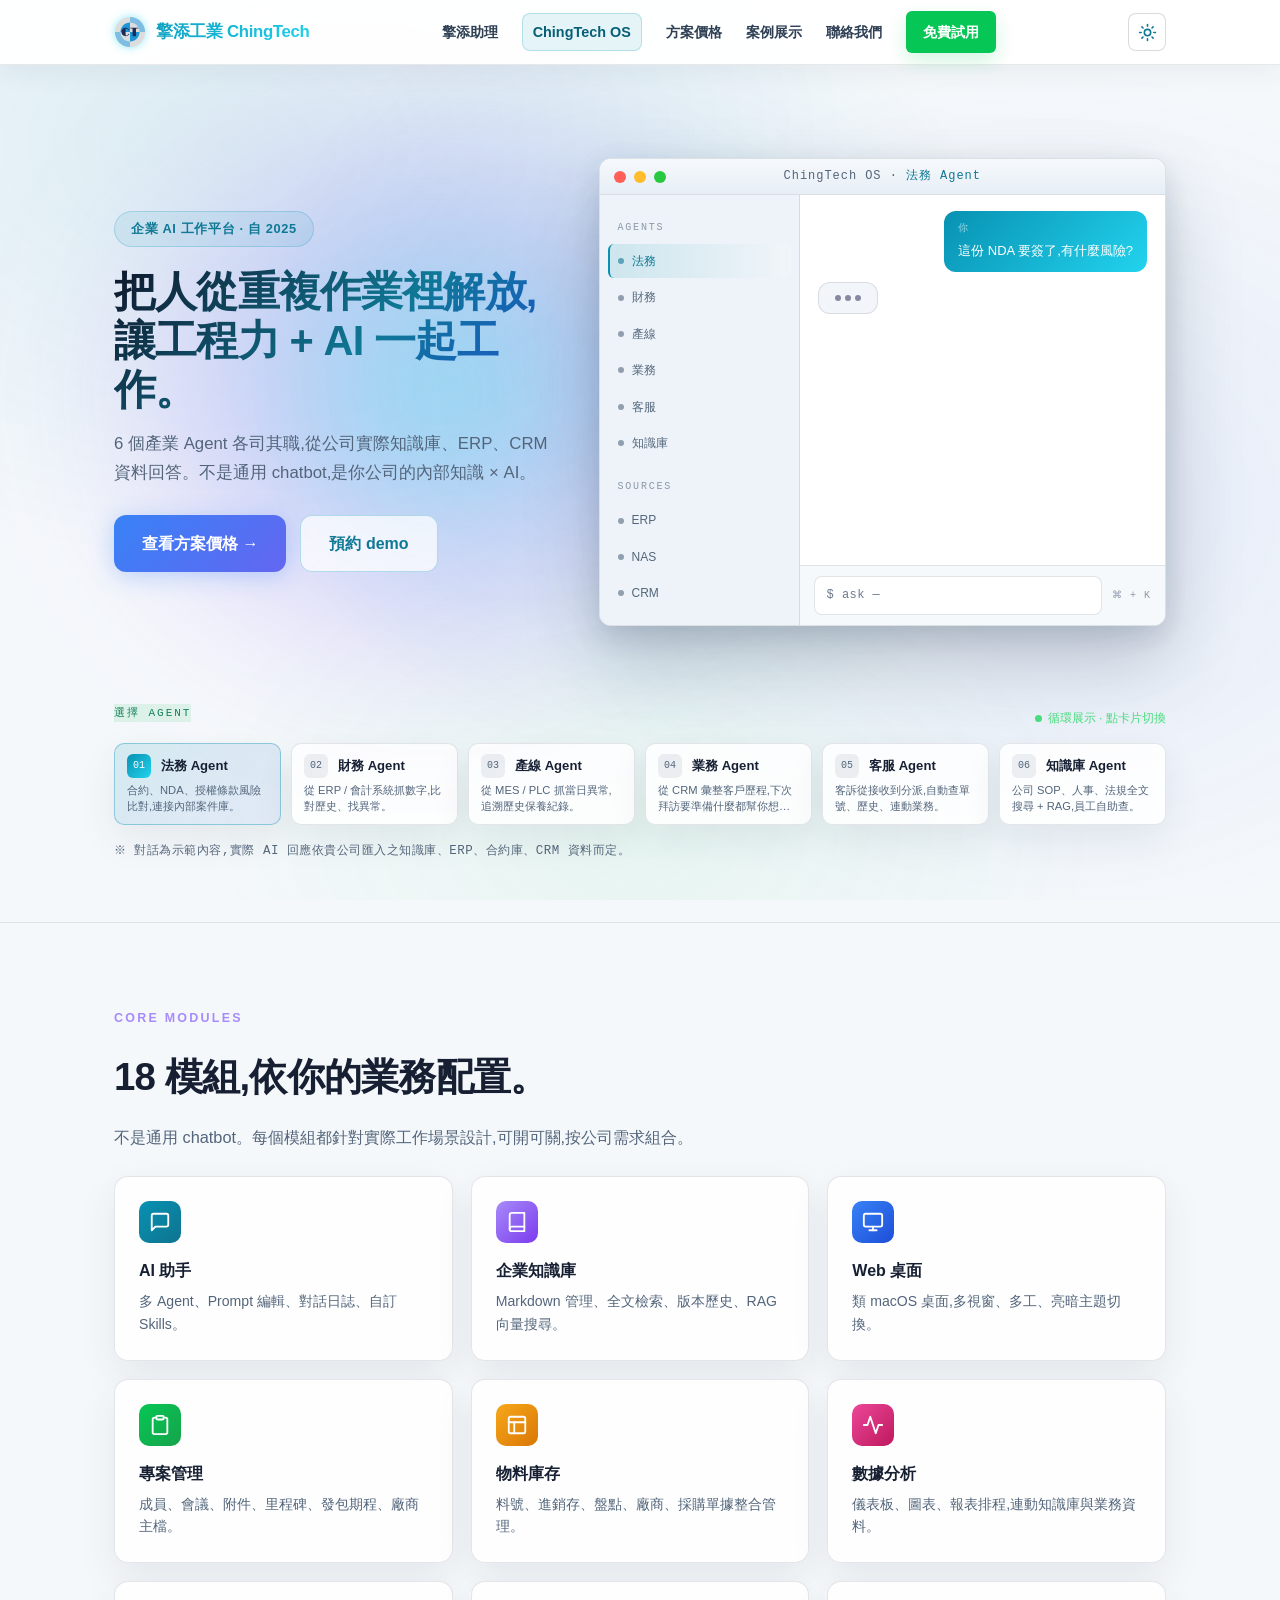
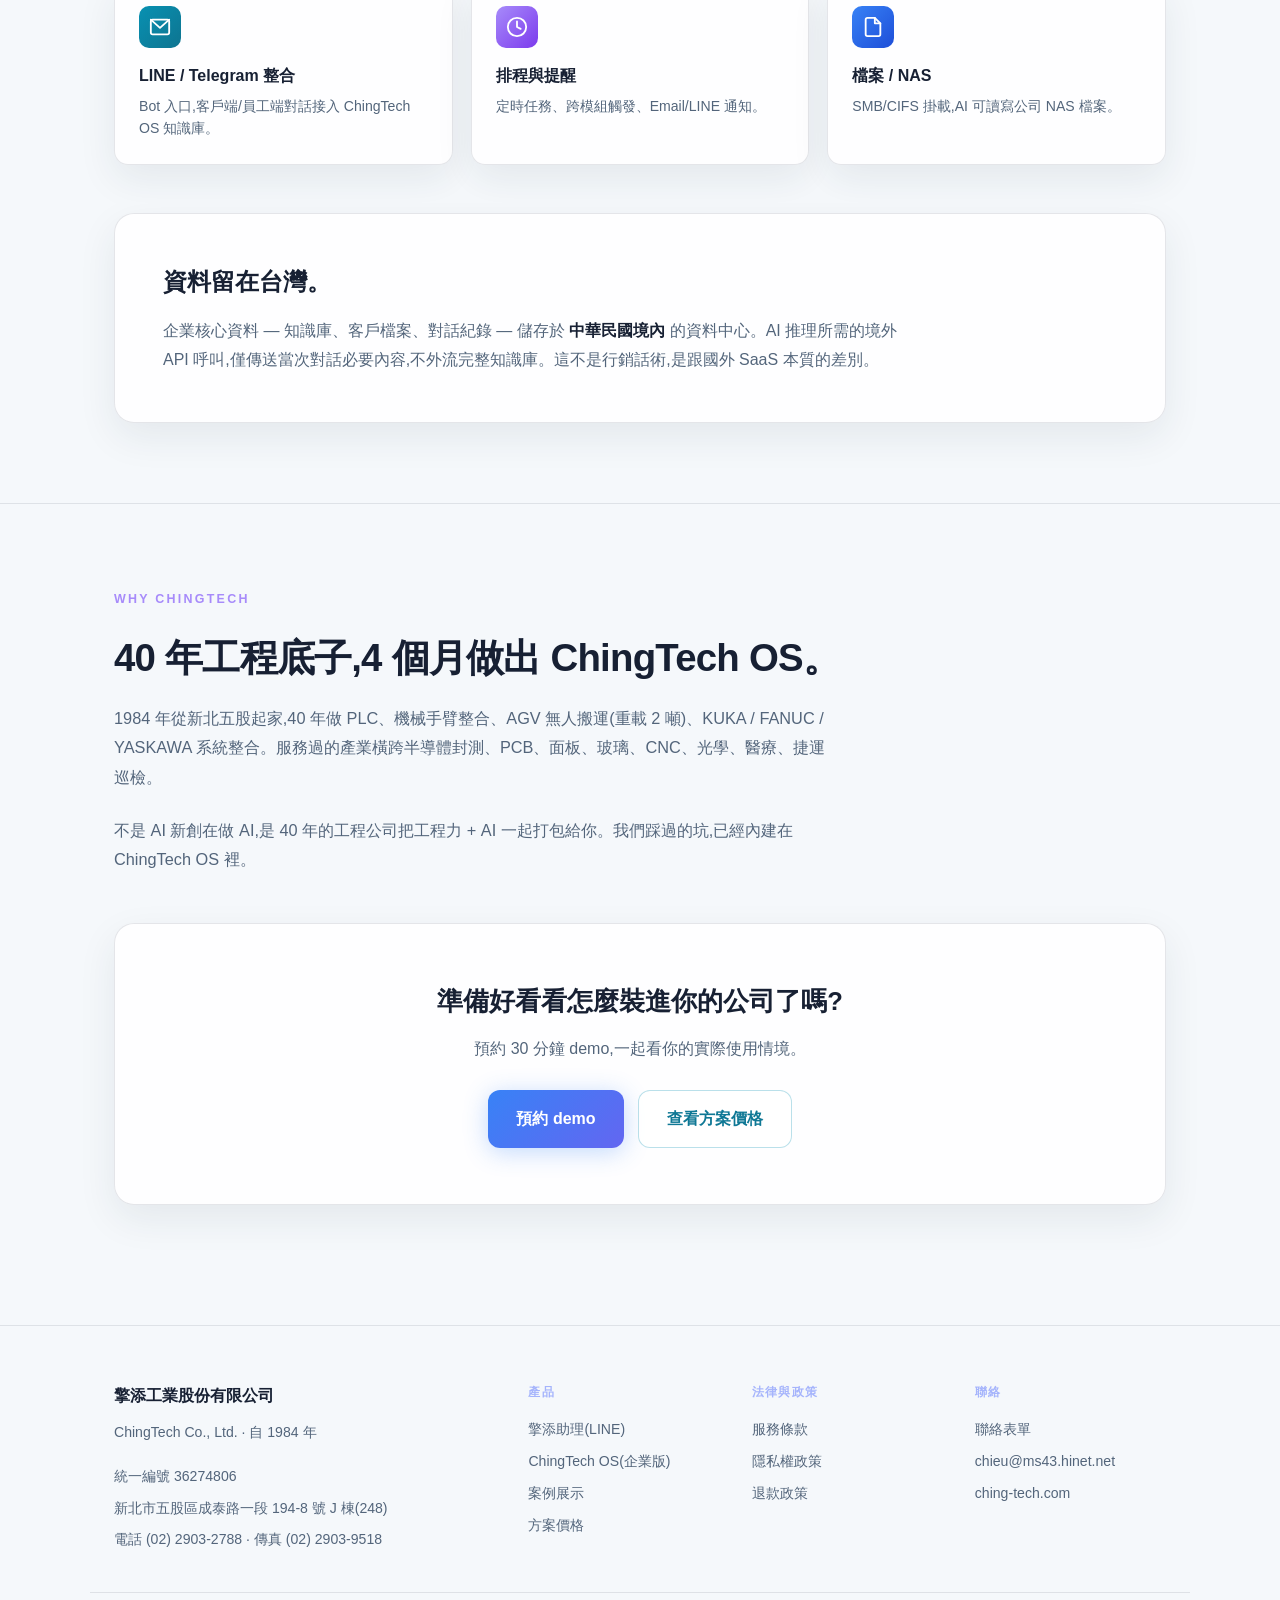
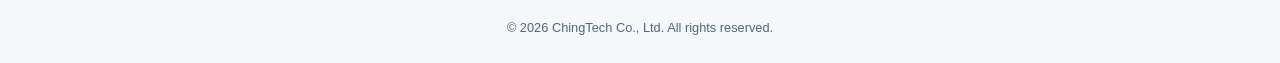
<file: ching-tech-os.html>
<!DOCTYPE html>
<html lang="zh-Hant">
<head>
  <meta charset="UTF-8">
  <meta name="viewport" content="width=device-width, initial-scale=1.0">
  <title>ChingTech OS — 企業 AI 工作平台 · 擎添工業</title>
  <meta name="description" content="ChingTech OS 是擎添工業推出的企業 AI 工作平台。18 模組 + 知識庫 + Agent,資料留在台灣。40 年工程老牌,把工程力 + AI 一起打包。">
  <link rel="canonical" href="https://ching-tech.github.io/ching-tech-os.html">
  <meta name="robots" content="index, follow">
  <meta property="og:type" content="website">
  <meta property="og:site_name" content="擎添工業 ChingTech">
  <meta property="og:locale" content="zh_TW">
  <meta property="og:title" content="ChingTech OS — 企業 AI 工作平台">
  <meta property="og:description" content="18 模組 + 知識庫 + Agent，資料留在台灣。40 年工程老牌，把工程力與 AI 一起打包。">
  <meta property="og:url" content="https://ching-tech.github.io/ching-tech-os.html">
  <meta property="og:image" content="https://ching-tech.github.io/img/og-card.png">
  <meta property="og:image:width" content="1200">
  <meta property="og:image:height" content="630">
  <meta property="og:image:type" content="image/png">
  <meta name="twitter:card" content="summary_large_image">
  <style>
    *, *::before, *::after { margin: 0; padding: 0; box-sizing: border-box; }
    html { scroll-behavior: smooth; }
    body {
      font-family: -apple-system, BlinkMacSystemFont, "Segoe UI", Roboto, "Noto Sans TC", sans-serif;
      background: #0a0a0f; color: #e0e0e8; line-height: 1.7; overflow-x: hidden;
    }
    a { color: inherit; text-decoration: none; }
    img { max-width: 100%; display: block; }
    .glow-bg {
      position: fixed; top: 0; left: 0; width: 100%; height: 100%;
      pointer-events: none; z-index: 0;
      background:
        radial-gradient(ellipse 600px 400px at 20% 20%, rgba(139, 92, 246, 0.08), transparent),
        radial-gradient(ellipse 500px 500px at 80% 60%, rgba(56, 130, 246, 0.06), transparent),
        radial-gradient(ellipse 400px 300px at 50% 90%, rgba(34, 211, 238, 0.05), transparent);
    }
    .container { max-width: 1100px; margin: 0 auto; padding: 0 24px; position: relative; z-index: 1; }

    /* ============================================================
       Canonical Nav · 以此為準,修改請同步所有標準頁
       Source: docs/superpowers/specs/2026-04-22-unified-nav-design.md
       Brand: /home/ct/SDD/brand/docs/02-visual-system.md
       ============================================================ */
    nav {
      position: fixed; top: 0; left: 0; right: 0; z-index: 100;
      background: rgba(10, 10, 15, 0.8);
      backdrop-filter: blur(16px);
      -webkit-backdrop-filter: blur(16px);
      border-bottom: 1px solid rgba(255,255,255,0.06);
    }
    nav .container {
      display: flex; align-items: center; justify-content: space-between;
      height: 64px;
    }
    .nav-logo {
      display: flex; align-items: center; gap: 10px;
      font-size: 1.05rem; font-weight: 700; letter-spacing: -0.02em;
      text-decoration: none;
      background: linear-gradient(135deg, #0891b2, #22d3ee);
      -webkit-background-clip: text; background-clip: text;
      -webkit-text-fill-color: transparent; color: transparent;
    }
    .nav-logo img {
      width: 32px; height: 32px;
      filter: drop-shadow(0 0 4px rgba(34, 211, 238, 0.5));
    }
    .nav-links { display: flex; gap: 24px; align-items: center; }
    .nav-links a {
      font-size: 0.9rem;
      color: #a0a0a0;
      text-decoration: none;
      transition: color 0.2s;
    }
    .nav-links a:hover { color: #f5f5f5; }
    .nav-links a.active { color: #22d3ee; }
    .nav-cta {
      padding: 8px 16px;
      background: #06c755;
      color: #fff !important;
      border-radius: 6px;
      font-weight: 600;
      font-size: 0.85rem;
      transition: background 0.2s, transform 0.2s;
    }
    .nav-cta:hover {
      background: #05b34b;
      transform: translateY(-1px);
      color: #fff !important;
    }
    @media (max-width: 720px) {
      nav .container { height: 56px; }
      .nav-logo { font-size: 0.95rem; }
      .nav-logo img { width: 28px; height: 28px; }
      .nav-links { gap: 14px; }
      .nav-links a { font-size: 0.8rem; }
      .nav-cta { padding: 6px 12px; font-size: 0.78rem; }
    }
    /* Hamburger button */
    .nav-toggle {
      display: none;
      width: 40px; height: 40px;
      background: transparent;
      border: none; cursor: pointer;
      padding: 0;
      align-items: center; justify-content: center;
      color: #a0a0a0;
      transition: color 0.2s;
      margin-left: 8px;
    }
    .nav-toggle:hover { color: #e0e0e8; }
    .nav-toggle svg { width: 22px; height: 22px; }
    .nav-toggle .icon-close { display: none; }
    body.nav-open .nav-toggle .icon-menu { display: none; }
    body.nav-open .nav-toggle .icon-close { display: block; }

    /* 小螢幕 nav:漢堡抽屜 */
    @media (max-width: 560px) {
      nav .container { height: 56px; }
      .nav-logo { font-size: 0.85rem; }
      .nav-logo img { width: 26px; height: 26px; }
      .nav-toggle { display: flex; }

      .nav-links {
        position: fixed;
        top: 56px; left: 0; right: 0;
        background: rgba(10, 10, 15, 0.98);
        backdrop-filter: blur(18px);
        -webkit-backdrop-filter: blur(18px);
        padding: 16px 24px 24px;
        flex-direction: column;
        gap: 0;
        align-items: stretch;
        border-bottom: 1px solid rgba(255,255,255,0.08);
        transform: translateY(-120%);
        transition: transform 0.28s ease;
        z-index: 99;
      }
      body.nav-open .nav-links { transform: translateY(0); }
      .nav-links a {
        padding: 14px 8px;
        font-size: 1rem;
        border-bottom: 1px solid rgba(255,255,255,0.06);
        color: #c0c0d0;
        display: block;
      }
      .nav-links a:last-child { border-bottom: none; }
      .nav-links a.nav-cta {
        margin-top: 14px;
        text-align: center;
        padding: 12px 20px;
        font-size: 0.95rem;
      }
    }
    /* === End Canonical Nav === */

    .hero-os {
      min-height: 100vh;
      padding: 110px 0 60px; position: relative;
      overflow-x: clip;
      display: flex; align-items: center;
    }
    .hero-os > .container { width: 100%; }
    .hero-os::before {
      content: ''; position: absolute; top: 40%; left: 50%;
      transform: translate(-50%, -50%);
      width: 820px; height: 820px; border-radius: 50%;
      background: radial-gradient(circle, rgba(139, 92, 246, 0.08), transparent 70%);
      animation: pulse 6s ease-in-out infinite;
      pointer-events: none;
    }
    @keyframes pulse {
      0%, 100% { opacity: 0.5; transform: translate(-50%, -50%) scale(1); }
      50% { opacity: 1; transform: translate(-50%, -50%) scale(1.08); }
    }
    .hero-os-copy { max-width: 540px; position: relative; z-index: 2; }
    .hero-os-badge {
      display: inline-flex; align-items: center; gap: 8px;
      background: rgba(139, 92, 246, 0.1);
      border: 1px solid rgba(139, 92, 246, 0.25);
      color: #a78bfa; padding: 6px 16px; border-radius: 20px;
      font-size: 0.8rem; font-weight: 600; letter-spacing: 0.05em;
      margin-bottom: 20px;
    }
    .hero-os h1 {
      font-size: clamp(1.8rem, 3.6vw, 2.6rem);
      font-weight: 800; letter-spacing: -0.02em;
      line-height: 1.18; margin-bottom: 16px;
      background: linear-gradient(135deg, #fff 0%, #c7d0ff 50%, #a78bfa 100%);
      -webkit-background-clip: text; -webkit-text-fill-color: transparent;
    }
    .hero-os p.lead {
      font-size: clamp(0.95rem, 1.4vw, 1.05rem);
      color: #9999b0; margin-bottom: 28px;
    }
    .hero-os-buttons { display: flex; gap: 14px; flex-wrap: wrap; }
    .btn {
      display: inline-flex; align-items: center; gap: 8px;
      padding: 14px 28px; border-radius: 12px;
      font-size: 1rem; font-weight: 600;
      transition: all 0.25s; border: none; cursor: pointer;
    }
    .btn-primary {
      background: linear-gradient(135deg, #3882f6, #6366f1);
      color: #fff;
      box-shadow: 0 4px 24px rgba(56, 130, 246, 0.3);
    }
    .btn-primary:hover {
      box-shadow: 0 8px 32px rgba(56, 130, 246, 0.5);
      transform: translateY(-2px);
    }
    .btn-outline {
      background: transparent; color: #a5b4fc;
      border: 1px solid rgba(165, 180, 252, 0.3);
    }
    .btn-outline:hover {
      background: rgba(165, 180, 252, 0.08);
      border-color: rgba(165, 180, 252, 0.5);
    }

    section.content { padding: 80px 0; border-top: 1px solid rgba(255,255,255,0.04); }
    .section-eyebrow {
      display: inline-block; font-size: 0.78rem; font-weight: 600;
      text-transform: uppercase; letter-spacing: 0.18em;
      color: #a78bfa; margin-bottom: 14px;
    }
    .section-h2 {
      font-size: clamp(1.8rem, 3.5vw, 2.4rem);
      font-weight: 800; letter-spacing: -0.02em;
      color: #f0f0f8; margin-bottom: 14px;
    }
    .section-lead {
      color: #8888a0; max-width: 720px;
      margin-bottom: 24px; font-size: 1.02rem; line-height: 1.8;
    }

    .modules-grid {
      display: grid;
      grid-template-columns: repeat(auto-fit, minmax(260px, 1fr));
      gap: 18px; margin-top: 24px;
    }
    .module-card {
      background: rgba(255,255,255,0.03);
      border: 1px solid rgba(255,255,255,0.06);
      border-radius: 14px; padding: 24px;
      transition: all 0.25s;
    }
    .module-card:hover {
      transform: translateY(-3px);
      border-color: rgba(255,255,255,0.12);
    }
    .module-icon {
      width: 42px; height: 42px; border-radius: 10px;
      display: flex; align-items: center; justify-content: center;
      margin-bottom: 14px;
    }
    .module-icon svg { width: 22px; height: 22px; stroke: #fff; fill: none; stroke-width: 2; stroke-linecap: round; stroke-linejoin: round; }
    .mi-cyan { background: linear-gradient(135deg, #0891b2, #0e7490); }
    .mi-purple { background: linear-gradient(135deg, #a78bfa, #7c3aed); }
    .mi-blue { background: linear-gradient(135deg, #3882f6, #1d4ed8); }
    .mi-green { background: linear-gradient(135deg, #06c755, #16a34a); }
    .mi-amber { background: linear-gradient(135deg, #f7a81b, #d97706); }
    .mi-pink { background: linear-gradient(135deg, #ec4899, #be185d); }
    .module-card h3 {
      font-size: 1rem; font-weight: 700; color: #e0e0e8;
      margin-bottom: 6px;
    }
    .module-card p {
      font-size: 0.88rem; color: #8888a0; line-height: 1.6;
    }

    .sovereignty {
      background: linear-gradient(135deg, rgba(34, 211, 238, 0.04), rgba(139, 92, 246, 0.04));
      border: 1px solid rgba(34, 211, 238, 0.15);
      border-radius: 20px; padding: 48px; margin-top: 48px;
    }
    .sovereignty h3 {
      font-size: 1.5rem; font-weight: 700; color: #e0e0e8;
      margin-bottom: 14px;
    }
    .sovereignty p {
      color: #a0a0b0; line-height: 1.8; max-width: 760px;
    }
    .sovereignty strong { color: #22d3ee; }

    .cta-block {
      margin-top: 48px; text-align: center;
      padding: 56px 32px; border-radius: 20px;
      background: linear-gradient(135deg, rgba(139, 92, 246, 0.08), rgba(56, 130, 246, 0.08));
      border: 1px solid rgba(139, 92, 246, 0.15);
    }
    .cta-block h3 {
      font-size: 1.6rem; font-weight: 700; color: #f0f0f8;
      margin-bottom: 12px;
    }
    .cta-block p { color: #8888a0; margin-bottom: 28px; }
    .cta-block .btns { display: flex; gap: 14px; justify-content: center; flex-wrap: wrap; }

    footer {
      border-top: 1px solid rgba(255,255,255,0.06);
      padding: 56px 0 24px; margin-top: 40px; font-size: 0.88rem;
    }
    .footer-grid {
      display: grid; grid-template-columns: 2fr 1fr 1fr 1fr;
      gap: 32px; padding-bottom: 40px;
    }
    .footer-col { display: flex; flex-direction: column; gap: 8px; }
    .footer-brand { font-weight: 700; font-size: 1rem; color: #e0e0e8; margin-bottom: 4px; }
    .footer-label {
      font-size: 0.75rem; text-transform: uppercase; letter-spacing: 0.12em;
      color: #a5b4fc; margin-bottom: 8px; font-weight: 600;
    }
    .footer-col a { color: #8888a0; transition: color 0.2s; }
    .footer-col a:hover { color: #e0e0e8; }
    .footer-muted { color: #6e6e78; line-height: 1.7; }
    .footer-bottom {
      border-top: 1px solid rgba(255,255,255,0.04);
      padding-top: 24px; color: #555; text-align: center; font-size: 0.8rem;
    }

    @media (max-width: 720px) {
      .hero-os { padding: 110px 0 60px; min-height: 70vh; }
      .modules-grid { grid-template-columns: 1fr; }
      .sovereignty { padding: 28px; }
      .footer-grid { grid-template-columns: 1fr 1fr; }
    }
    @media (max-width: 480px) { .footer-grid { grid-template-columns: 1fr; gap: 24px; } }

    /* ============================================================
       Enterprise Demo · macOS window integrated into hero
       ============================================================ */
    .ent-demo-layout {
      display: grid;
      grid-template-columns: minmax(0, 1fr) minmax(0, 1.3fr);
      gap: 48px; align-items: center;
      margin-top: 8px;
    }
    .ent-demo-layout > * { min-width: 0; }
    @media (max-width: 1000px) {
      .ent-demo-layout { grid-template-columns: minmax(0, 1fr); gap: 36px; }
      .hero-os-copy { max-width: none; text-align: center; margin: 0 auto; }
      .hero-os-buttons { justify-content: center; }
    }
    /* mac-stage 簡化為居中容器(glow 移到 ent-demo-layout 層) */
    .mac-stage {
      position: relative;
      display: flex; justify-content: center; align-items: center;
      padding: 40px 0;
      z-index: 1;
    }
    .mac-stage > .mac-window { position: relative; z-index: 1; }

    /* Ambient glow · 掛在 ent-demo-layout 這層,焦點落在 mac-window 側(左) */
    .ent-demo-layout { position: relative; }
    .ent-demo-layout::before {
      content: "";
      position: absolute;
      inset: -150px -150px;
      z-index: 0;
      background: radial-gradient(
        ellipse 36% 50% at 35% 50%,
        rgba(34, 211, 238, 0.52) 0%,
        rgba(139, 92, 246, 0.26) 42%,
        transparent 72%
      );
      filter: blur(75px);
      pointer-events: none;
    }
    .ent-demo-layout > * { position: relative; z-index: 1; }
    .mac-window {
      background: #1a1a1e;
      border-radius: 12px; overflow: hidden;
      box-shadow:
        0 50px 100px rgba(0,0,0,0.75),
        0 16px 40px rgba(0,0,0,0.55),
        0 0 0 1px rgba(255,255,255,0.1) inset;
      width: 100%;
      max-width: 100%;
      min-width: 0;
      position: relative; z-index: 1;
    }
    .mac-bar, .mac-body, .mac-chat { min-width: 0; }
    .mac-title {
      min-width: 0;
      overflow: hidden;
      text-overflow: ellipsis;
      white-space: nowrap;
    }
    .mac-bar {
      height: 36px;
      background: linear-gradient(180deg, #2a2a30, #1f1f25);
      display: flex; align-items: center;
      padding: 0 14px; gap: 10px;
      border-bottom: 1px solid rgba(255,255,255,0.06);
    }
    .mac-dots { display: flex; gap: 8px; }
    .mac-dots .dot { width: 12px; height: 12px; border-radius: 50%; }
    .mac-dots .dot.r { background: #ff5f57; }
    .mac-dots .dot.y { background: #ffbd2e; }
    .mac-dots .dot.g { background: #28c941; }
    .mac-title {
      flex: 1; text-align: center;
      font-family: "JetBrains Mono", monospace;
      font-size: 12px; color: #9999a0; letter-spacing: 0.08em;
    }
    .mac-title .agent-name { color: #22d3ee; }
    .mac-body { display: flex; min-height: 420px; }
    .mac-sidebar {
      width: 200px; background: #14141a;
      border-right: 1px solid rgba(255,255,255,0.05);
      padding: 14px 8px;
      display: flex; flex-direction: column; gap: 2px;
      flex-shrink: 0;
    }
    .mac-sidebar .sb-section {
      font-family: "JetBrains Mono", monospace;
      font-size: 10px; letter-spacing: 0.18em;
      color: #5a5a68; text-transform: uppercase;
      padding: 10px 10px 6px; margin-top: 6px;
    }
    .mac-sidebar .sb-section:first-child { margin-top: 0; }
    .mac-sidebar .sb-item {
      padding: 7px 10px; border-radius: 6px;
      font-size: 12px; color: #8888a0;
      display: flex; align-items: center; gap: 8px;
      transition: all 0.2s;
      user-select: none;
    }
    .mac-sidebar .sb-item[id]:hover {
      background: rgba(255,255,255,0.04); color: #c0c0d0;
      cursor: pointer;
    }
    .mac-sidebar .sb-item.current {
      background: linear-gradient(90deg, rgba(34,211,238,0.1), transparent);
      color: #22d3ee;
      border-left: 2px solid #22d3ee;
      padding-left: 8px;
    }
    .mac-sidebar .sb-item .sb-dot {
      width: 6px; height: 6px; border-radius: 50%;
      background: currentColor; opacity: 0.6;
    }
    .mac-chat { flex: 1; display: flex; flex-direction: column; background: #0e0e10; }
    .chat-thread {
      flex: 1; padding: 16px 18px;
      overflow: hidden; min-height: 0;
      display: flex; flex-direction: column; gap: 10px;
    }
    .ent-msg {
      max-width: 85%;
      padding: 10px 14px; border-radius: 12px;
      font-size: 13px; line-height: 1.6;
      white-space: pre-wrap;
      word-break: break-word;
      overflow-wrap: anywhere;
      animation: entMsgIn 0.28s ease-out;
    }
    @keyframes entMsgIn {
      from { opacity: 0; transform: translateY(4px); }
      to { opacity: 1; transform: translateY(0); }
    }
    .ent-msg.from-user {
      align-self: flex-end;
      background: linear-gradient(135deg, #0891b2, #0e7490);
      color: #fff;
    }
    .ent-msg.from-agent {
      align-self: flex-start;
      background: rgba(255,255,255,0.04);
      border: 1px solid rgba(255,255,255,0.06);
      color: #e0e0e8;
    }
    .ent-msg .speaker {
      font-family: "JetBrains Mono", monospace;
      font-size: 10px; letter-spacing: 0.12em;
      opacity: 0.65; margin-bottom: 4px; text-transform: uppercase;
    }
    .ent-msg.from-user .speaker { color: #a5f3fc; }
    .ent-msg.from-agent .speaker { color: #a78bfa; }
    .ent-typing {
      align-self: flex-start;
      background: rgba(255,255,255,0.04);
      border: 1px solid rgba(255,255,255,0.06);
      padding: 12px 16px; border-radius: 12px;
      display: inline-flex; gap: 4px;
    }
    .ent-typing span {
      width: 6px; height: 6px; border-radius: 50%;
      background: #8888a0;
      animation: typingDot 1.3s infinite ease-in-out;
    }
    .ent-typing span:nth-child(2) { animation-delay: 0.18s; }
    .ent-typing span:nth-child(3) { animation-delay: 0.36s; }
    @keyframes typingDot {
      0%, 80%, 100% { opacity: 0.25; transform: translateY(0); }
      40% { opacity: 1; transform: translateY(-3px); }
    }
    .mac-input {
      border-top: 1px solid rgba(255,255,255,0.05);
      padding: 10px 14px;
      display: flex; align-items: center; gap: 10px;
      background: rgba(255,255,255,0.02);
    }
    .mac-input .input-fake {
      flex: 1; font-size: 12px; color: #666676;
      padding: 8px 12px;
      background: rgba(255,255,255,0.03);
      border: 1px solid rgba(255,255,255,0.06);
      border-radius: 8px;
      font-family: "JetBrains Mono", monospace;
      letter-spacing: 0.04em;
    }
    .mac-input .cmd-hint {
      font-family: "JetBrains Mono", monospace;
      font-size: 10px; color: #5a5a68; letter-spacing: 0.1em;
    }
    /* Agent strip · hero 下方橫排 */
    .ent-agent-strip { margin-top: 32px; }
    .ent-strip-meta {
      display: flex; align-items: center; justify-content: space-between;
      gap: 14px; margin-bottom: 14px; flex-wrap: wrap;
    }
    .ent-agents-label {
      font-family: "JetBrains Mono", monospace;
      font-size: 11px; letter-spacing: 0.18em;
      color: #a78bfa; text-transform: uppercase;
    }
    .ent-agent-row {
      display: grid;
      grid-template-columns: repeat(6, 1fr);
      gap: 10px;
    }
    .ent-disclaimer {
      margin-top: 16px;
      font-size: 0.78rem; color: #6e6e78;
      font-family: 'JetBrains Mono', monospace; letter-spacing: 0.04em;
    }
    @media (max-width: 1000px) {
      .ent-agent-row { grid-template-columns: repeat(3, 1fr); }
    }
    @media (max-width: 560px) {
      .ent-agent-row { grid-template-columns: repeat(2, 1fr); }
    }
    .ent-agent-btn {
      display: flex; flex-direction: column; width: 100%;
      padding: 10px 12px;
      background: rgba(255,255,255,0.03);
      border: 1px solid rgba(255,255,255,0.06);
      border-radius: 10px;
      color: #c0c0d0; cursor: pointer;
      transition: all 0.2s;
      text-align: left;
      font-family: inherit; font-size: 0.82rem;
    }
    .ent-agent-btn:hover {
      background: rgba(255,255,255,0.05);
      border-color: rgba(255,255,255,0.12);
    }
    .ent-agent-btn.active {
      background: linear-gradient(135deg, rgba(34,211,238,0.1), rgba(167,139,250,0.08));
      border-color: rgba(34,211,238,0.4);
      color: #fff;
    }
    .ent-agent-btn .ab-row { display: flex; align-items: center; gap: 10px; }
    .ent-agent-btn .ab-idx {
      width: 24px; height: 24px; border-radius: 6px;
      background: rgba(255,255,255,0.06);
      display: grid; place-items: center;
      font-family: "JetBrains Mono", monospace;
      font-size: 10px; color: #8888a0;
      flex-shrink: 0;
    }
    .ent-agent-btn.active .ab-idx {
      background: linear-gradient(135deg, #22d3ee, #0891b2);
      color: #fff;
    }
    .ent-agent-btn .ab-name { font-weight: 600; }
    .ent-agent-btn .ab-desc {
      font-size: 0.7rem; color: #7777a0;
      margin-top: 4px; line-height: 1.45;
      display: -webkit-box; -webkit-line-clamp: 2; -webkit-box-orient: vertical;
      overflow: hidden;
    }
    .ent-agent-btn.active .ab-desc { color: #a0a0c0; }
    @media (max-width: 560px) {
      .ent-agent-btn .ab-desc { display: none; }
    }
    .ent-live-tag {
      display: inline-flex; align-items: center; gap: 6px;
      font-size: 0.78rem; color: #4ade80;
      margin-top: 10px;
    }
    .ent-live-tag .d {
      width: 7px; height: 7px; border-radius: 50%;
      background: #4ade80;
      animation: blink 2s infinite;
    }
    @keyframes blink {
      0%, 100% { opacity: 1; } 50% { opacity: 0.3; }
    }
    @media (max-width: 1000px) {
      .ent-demo-layout { grid-template-columns: 1fr; }
    }
    /* mac-window RWD · sidebar 提前到 900px 橫放,避免 chat 區被擠扁 */
    @media (max-width: 900px) {
      .mac-body { flex-direction: column; }
      .mac-sidebar {
        width: 100%; flex-direction: row;
        border-right: none;
        border-bottom: 1px solid rgba(255,255,255,0.05);
        padding: 8px; overflow-x: auto; gap: 4px;
        /* 深色 scrollbar 融進深底 */
        scrollbar-width: thin;
        scrollbar-color: rgba(0,0,0,0.5) rgba(0,0,0,0.2);
      }
      .mac-sidebar::-webkit-scrollbar { height: 6px; }
      .mac-sidebar::-webkit-scrollbar-track {
        background: rgba(0,0,0,0.25); border-radius: 3px;
      }
      .mac-sidebar::-webkit-scrollbar-thumb {
        background: rgba(0,0,0,0.5); border-radius: 3px;
      }
      .mac-sidebar::-webkit-scrollbar-thumb:hover {
        background: rgba(0,0,0,0.7);
      }
      .mac-sidebar .sb-section {
        display: inline-flex; align-items: center;
        padding: 8px 6px 8px 10px; margin: 0;
        flex-shrink: 0;
      }
      .mac-sidebar .sb-item { white-space: nowrap; flex-shrink: 0; }
      .mac-sidebar .sb-item.current { border-left: none; padding-left: 10px; }
      .chat-thread { min-height: 280px; }
      .ent-msg { max-width: 90%; font-size: 12px; padding: 9px 12px; }
    }
    @media (max-width: 560px) {
      .mac-bar { padding: 0 10px; }
      .mac-title { font-size: 10px; }
      .mac-title div[style] { display: none; }  /* 隱藏右側占位空 div */
      .chat-thread { padding: 12px 12px; min-height: 240px; }
      .ent-msg { max-width: 92%; font-size: 11.5px; }
      .mac-input { padding: 8px 10px; }
      .mac-input .cmd-hint { display: none; }
    }
  </style>
  <script src="site-theme.js"></script>
  <link rel="stylesheet" href="site-theme.css">
  <script type="application/ld+json">
  {
    "@context": "https://schema.org",
    "@type": "SoftwareApplication",
    "name": "ChingTech OS (CTOS)",
    "applicationCategory": "BusinessApplication",
    "operatingSystem": "Web",
    "url": "https://ching-tech.github.io/ching-tech-os.html",
    "description": "擎添工業推出的企業 AI 工作平台，18 模組 + 知識庫 + Agent + LINE Bot 串成一整套工作環境。",
    "publisher": {"@type":"Organization","@id":"https://ching-tech.com/#org","name":"擎添工業","url":"https://ching-tech.com/"}
  }
  </script>
</head>
<body>

<div class="glow-bg"></div>

<!-- === Canonical Nav · 以此為準,修改請同步所有標準頁 === -->
<!-- === Source: docs/superpowers/specs/2026-04-22-unified-nav-design.md === -->
<nav>
  <div class="container">
    <a href="index.html" class="nav-logo" aria-label="擎添工業 ChingTech 首頁">
      <img src="images/CTLogo.svg" alt="擎添工業 Logo">擎添工業 ChingTech
    </a>
    <div class="nav-links">
      <a href="ctos-lite.html" data-nav="ctos-lite">擎添助理</a>
      <a href="ching-tech-os.html" data-nav="ching-tech-os" class="active">ChingTech OS</a>
      <a href="pricing.html" data-nav="pricing">方案價格</a>
      <a href="https://ching-tech.github.io/chingtech-case-hub/" target="_blank" rel="noreferrer" data-nav="cases">案例展示</a>
      <a href="contact.html" data-nav="contact">聯絡我們</a>
      <a href="https://line.me/R/ti/p/@285fjkky" target="_blank" rel="noreferrer" class="nav-cta">免費試用</a>
    </div>
    <button class="nav-toggle" aria-label="選單" aria-expanded="false" type="button">
        <svg class="icon-menu" viewBox="0 0 24 24" fill="none" stroke="currentColor" stroke-width="2" stroke-linecap="round" stroke-linejoin="round"><line x1="3" y1="6" x2="21" y2="6"/><line x1="3" y1="12" x2="21" y2="12"/><line x1="3" y1="18" x2="21" y2="18"/></svg>
        <svg class="icon-close" viewBox="0 0 24 24" fill="none" stroke="currentColor" stroke-width="2" stroke-linecap="round" stroke-linejoin="round"><line x1="18" y1="6" x2="6" y2="18"/><line x1="6" y1="6" x2="18" y2="18"/></svg>
      </button>
  </div>
</nav>

<!-- Hero = 企業版場景示範整合 · 首屏直接展示 -->
<section class="hero-os" id="ent-demo">
  <div class="container">
    <div class="ent-demo-layout">
      <div class="hero-os-copy">
        <div class="hero-os-badge">
          <span>企業 AI 工作平台 · 自 2025</span>
        </div>
        <h1>把人從重複作業裡解放,<br>讓工程力 + AI 一起工作。</h1>
        <p class="lead">6 個產業 Agent 各司其職,從公司實際知識庫、ERP、CRM 資料回答。不是通用 chatbot,是你公司的內部知識 × AI。</p>
        <div class="hero-os-buttons">
          <a href="pricing.html#ching-tech-os" class="btn btn-primary">查看方案價格 →</a>
          <a href="contact.html" class="btn btn-outline">預約 demo</a>
        </div>
      </div>

      <div class="mac-stage">
        <div class="mac-window">
          <div class="mac-bar">
            <div class="mac-dots"><span class="dot r"></span><span class="dot y"></span><span class="dot g"></span></div>
            <div class="mac-title">ChingTech OS · <span class="agent-name" id="entAgentLabel">法務 Agent</span></div>
            <div style="width: 52px;"></div>
          </div>
          <div class="mac-body">
            <div class="mac-sidebar">
              <div class="sb-section">Agents</div>
              <div class="sb-item current" id="sbLegal"><span class="sb-dot"></span> 法務</div>
              <div class="sb-item" id="sbFinance"><span class="sb-dot"></span> 財務</div>
              <div class="sb-item" id="sbLine"><span class="sb-dot"></span> 產線</div>
              <div class="sb-item" id="sbSales"><span class="sb-dot"></span> 業務</div>
              <div class="sb-item" id="sbCS"><span class="sb-dot"></span> 客服</div>
              <div class="sb-item" id="sbKB"><span class="sb-dot"></span> 知識庫</div>
              <div class="sb-section">Sources</div>
              <div class="sb-item"><span class="sb-dot"></span> ERP</div>
              <div class="sb-item"><span class="sb-dot"></span> NAS</div>
              <div class="sb-item"><span class="sb-dot"></span> CRM</div>
            </div>
            <div class="mac-chat">
              <div class="chat-thread" id="entChat" aria-live="polite"></div>
              <div class="mac-input">
                <div class="input-fake">$ ask —</div>
                <div class="cmd-hint">⌘ + K</div>
              </div>
            </div>
          </div>
        </div>
      </div>
    </div>

    <!-- Agent strip · hero 下方橫排 -->
    <div class="ent-agent-strip">
      <div class="ent-strip-meta">
        <span class="ent-agents-label">選擇 Agent</span>
        <span class="ent-live-tag"><span class="d"></span> 循環展示 · 點卡片切換</span>
      </div>
      <div id="entAgentList" class="ent-agent-row"></div>
      <p class="ent-disclaimer">※ 對話為示範內容,實際 AI 回應依貴公司匯入之知識庫、ERP、合約庫、CRM 資料而定。</p>
    </div>
  </div>
</section>

<section class="content">
  <div class="container">
    <span class="section-eyebrow">Core Modules</span>
    <h2 class="section-h2">18 模組,依你的業務配置。</h2>
    <p class="section-lead">不是通用 chatbot。每個模組都針對實際工作場景設計,可開可關,按公司需求組合。</p>

    <div class="modules-grid">
      <div class="module-card">
        <div class="module-icon mi-cyan">
          <svg viewBox="0 0 24 24"><path d="M21 15a2 2 0 0 1-2 2H7l-4 4V5a2 2 0 0 1 2-2h14a2 2 0 0 1 2 2z"/></svg>
        </div>
        <h3>AI 助手</h3>
        <p>多 Agent、Prompt 編輯、對話日誌、自訂 Skills。</p>
      </div>

      <div class="module-card">
        <div class="module-icon mi-purple">
          <svg viewBox="0 0 24 24"><path d="M4 19.5A2.5 2.5 0 0 1 6.5 17H20"/><path d="M6.5 2H20v20H6.5A2.5 2.5 0 0 1 4 19.5v-15A2.5 2.5 0 0 1 6.5 2z"/></svg>
        </div>
        <h3>企業知識庫</h3>
        <p>Markdown 管理、全文檢索、版本歷史、RAG 向量搜尋。</p>
      </div>

      <div class="module-card">
        <div class="module-icon mi-blue">
          <svg viewBox="0 0 24 24"><rect x="2" y="3" width="20" height="14" rx="2"/><line x1="8" y1="21" x2="16" y2="21"/><line x1="12" y1="17" x2="12" y2="21"/></svg>
        </div>
        <h3>Web 桌面</h3>
        <p>類 macOS 桌面,多視窗、多工、亮暗主題切換。</p>
      </div>

      <div class="module-card">
        <div class="module-icon mi-green">
          <svg viewBox="0 0 24 24"><path d="M16 4h2a2 2 0 0 1 2 2v14a2 2 0 0 1-2 2H6a2 2 0 0 1-2-2V6a2 2 0 0 1 2-2h2"/><rect x="8" y="2" width="8" height="4" rx="1"/></svg>
        </div>
        <h3>專案管理</h3>
        <p>成員、會議、附件、里程碑、發包期程、廠商主檔。</p>
      </div>

      <div class="module-card">
        <div class="module-icon mi-amber">
          <svg viewBox="0 0 24 24"><rect x="3" y="3" width="18" height="18" rx="2"/><line x1="3" y1="9" x2="21" y2="9"/><line x1="9" y1="21" x2="9" y2="9"/></svg>
        </div>
        <h3>物料庫存</h3>
        <p>料號、進銷存、盤點、廠商、採購單據整合管理。</p>
      </div>

      <div class="module-card">
        <div class="module-icon mi-pink">
          <svg viewBox="0 0 24 24"><path d="M22 12h-4l-3 9L9 3l-3 9H2"/></svg>
        </div>
        <h3>數據分析</h3>
        <p>儀表板、圖表、報表排程,連動知識庫與業務資料。</p>
      </div>

      <div class="module-card">
        <div class="module-icon mi-cyan">
          <svg viewBox="0 0 24 24"><rect x="2" y="4" width="20" height="16" rx="2"/><path d="M22 4L12 13L2 4"/></svg>
        </div>
        <h3>LINE / Telegram 整合</h3>
        <p>Bot 入口,客戶端/員工端對話接入 ChingTech OS 知識庫。</p>
      </div>

      <div class="module-card">
        <div class="module-icon mi-purple">
          <svg viewBox="0 0 24 24"><circle cx="12" cy="12" r="10"/><polyline points="12 6 12 12 16 14"/></svg>
        </div>
        <h3>排程與提醒</h3>
        <p>定時任務、跨模組觸發、Email/LINE 通知。</p>
      </div>

      <div class="module-card">
        <div class="module-icon mi-blue">
          <svg viewBox="0 0 24 24"><path d="M14 2H6a2 2 0 0 0-2 2v16a2 2 0 0 0 2 2h12a2 2 0 0 0 2-2V8z"/><polyline points="14 2 14 8 20 8"/></svg>
        </div>
        <h3>檔案 / NAS</h3>
        <p>SMB/CIFS 掛載,AI 可讀寫公司 NAS 檔案。</p>
      </div>
    </div>

    <div class="sovereignty">
      <h3>資料留在台灣。</h3>
      <p>企業核心資料 — 知識庫、客戶檔案、對話紀錄 — 儲存於 <strong>中華民國境內</strong> 的資料中心。AI 推理所需的境外 API 呼叫,僅傳送當次對話必要內容,不外流完整知識庫。這不是行銷話術,是跟國外 SaaS 本質的差別。</p>
    </div>
  </div>
</section>

<section class="content">
  <div class="container">
    <span class="section-eyebrow">Why ChingTech</span>
    <h2 class="section-h2">40 年工程底子,4 個月做出 ChingTech OS。</h2>
    <p class="section-lead">1984 年從新北五股起家,40 年做 PLC、機械手臂整合、AGV 無人搬運(重載 2 噸)、KUKA / FANUC / YASKAWA 系統整合。服務過的產業橫跨半導體封測、PCB、面板、玻璃、CNC、光學、醫療、捷運巡檢。</p>
    <p class="section-lead">不是 AI 新創在做 AI,是 40 年的工程公司把工程力 + AI 一起打包給你。我們踩過的坑,已經內建在 ChingTech OS 裡。</p>

    <div class="cta-block">
      <h3>準備好看看怎麼裝進你的公司了嗎?</h3>
      <p>預約 30 分鐘 demo,一起看你的實際使用情境。</p>
      <div class="btns">
        <a href="contact.html" class="btn btn-primary">預約 demo</a>
        <a href="pricing.html#ching-tech-os" class="btn btn-outline">查看方案價格</a>
      </div>
    </div>
  </div>
</section>

<footer>
  <div class="container footer-grid">
    <div class="footer-col">
      <div class="footer-brand">擎添工業股份有限公司</div>
      <div class="footer-muted">ChingTech Co., Ltd. · 自 1984 年</div>
      <div class="footer-muted" style="margin-top: 12px;">統一編號 36274806</div>
      <div class="footer-muted">新北市五股區成泰路一段 194-8 號 J 棟(248)</div>
      <div class="footer-muted">電話 (02) 2903-2788 · 傳真 (02) 2903-9518</div>
    </div>
    <div class="footer-col">
      <div class="footer-label">產品</div>
      <a href="ctos-lite.html">擎添助理(LINE)</a>
      <a href="ching-tech-os.html">ChingTech OS(企業版)</a>
      
      <a href="https://ching-tech.github.io/chingtech-case-hub/" target="_blank" rel="noreferrer">案例展示</a>
      <a href="pricing.html">方案價格</a>
    </div>
    <div class="footer-col">
      <div class="footer-label">法律與政策</div>
      <a href="terms.html">服務條款</a>
      <a href="privacy.html">隱私權政策</a>
      <a href="refund.html">退款政策</a>
    </div>
    <div class="footer-col">
      <div class="footer-label">聯絡</div>
      <a href="contact.html">聯絡表單</a>
      <a href="mailto:chieu@ms43.hinet.net">chieu@ms43.hinet.net</a>
      <a href="https://ching-tech.com" target="_blank">ching-tech.com</a>
    </div>
  </div>
  <div class="container footer-bottom">
    © 2026 ChingTech Co., Ltd. All rights reserved.
  </div>
</footer>

<!-- Enterprise Demo Script · 6 Agent autoplay -->
<script>
(function() {
  "use strict";

  const agents = [
    {
      id: "sbLegal",
      name: "法務 Agent",
      short: "法務",
      desc: "合約、NDA、授權條款風險比對,連接內部案件庫。",
      turns: [
        { from: "user", text: "這份 NDA 要簽了,有什麼風險?" },
        { from: "agent", text: "我拿過去 3 份 NDA 跟這份比,有幾處偏離慣例:" },
        { from: "agent", text: "1. 違約賠償上限:本份「無上限」,慣例是「年度合約額 × 2」\n2. IP 歸屬:本份歸甲方,上次類似案是雙方共有\n3. 終止條款:未明載提前終止的通知期" },
        { from: "user", text: "列上次參考的條文" },
        { from: "agent", text: "參考 2025-09 XX 產業 NDA 修訂版 § 7:\n\"違約之損害賠償以本合約年度契約總價之二倍為上限。\"" },
      ],
    },
    {
      id: "sbFinance",
      name: "財務 Agent",
      short: "財務",
      desc: "從 ERP / 會計系統抓數字,比對歷史、找異常。",
      turns: [
        { from: "user", text: "Q1 毛利率為什麼比去年低 3%?" },
        { from: "agent", text: "從 ERP 拉 Q1 對比資料,主要三項:" },
        { from: "agent", text: "原料  +5.2%(鋼材主因)\n運費  +12.3%(海運指數波動)\n人事  +2.1%(年中調薪)" },
        { from: "user", text: "哪個客戶被影響最大?" },
        { from: "agent", text: "按毛利率跌幅排序:\n· XX 客戶  -4.5%\n· YY 客戶  -3.8%\n· ZZ 客戶  -2.1%\n\n建議優先跟 XX 談價格調整。" },
      ],
    },
    {
      id: "sbLine",
      name: "產線 Agent",
      short: "產線",
      desc: "從 MES / PLC 抓當日異常,追溯歷史保養紀錄。",
      turns: [
        { from: "user", text: "產線 3 今天停機了幾次?" },
        { from: "agent", text: "今日 2 次停機,總計 47 分鐘:" },
        { from: "agent", text: "08:14  供料異常 — 8 分鐘,已復歸\n14:32  軸承過熱 alarm — 39 分鐘,等簽單" },
        { from: "user", text: "軸承過熱這台上次保養什麼時候?" },
        { from: "agent", text: "2025-11-08 保養完成,週期 90 天。\n目前逾期 42 天,建議排今週保養。" },
      ],
    },
    {
      id: "sbSales",
      name: "業務 Agent",
      short: "業務",
      desc: "從 CRM 彙整客戶歷程,下次拜訪要準備什麼都幫你想好。",
      turns: [
        { from: "user", text: "下週要拜訪 XX 公司,準備什麼?" },
        { from: "agent", text: "查了 CRM 與近三個月紀錄:" },
        { from: "agent", text: "上次見面 2025-12-03\n未結報價  Q20251203\n他們在評估自動化產線,競爭 2 家" },
        { from: "user", text: "上次討論重點?" },
        { from: "agent", text: "1. 對方要 ROI < 18 個月\n2. 需要重載 AGV(2T 以上)\n3. 希望春節前決策\n\n建議帶:AGV 規格單 + ROI 試算表。" },
      ],
    },
    {
      id: "sbCS",
      name: "客服 Agent",
      short: "客服",
      desc: "客訴從接收到分派,自動查單號、歷史、連動業務。",
      turns: [
        { from: "user", text: "客戶反應收到的貨少一箱" },
        { from: "agent", text: "查出貨紀錄:" },
        { from: "agent", text: "SO-20260418 · 5 箱\n物流單 ABC123456 · 4 箱已簽收\n缺 1 箱 — 待查" },
        { from: "user", text: "先怎麼處理?" },
        { from: "agent", text: "已派任務給倉管盤點,同時 call 業務先回客戶。\n若盤點確認少出,開補貨單(不開折讓)。" },
      ],
    },
    {
      id: "sbKB",
      name: "知識庫 Agent",
      short: "知識庫",
      desc: "公司 SOP、人事、法規全文搜尋 + RAG,員工自助查。",
      turns: [
        { from: "user", text: "外籍員工工傷通報流程?" },
        { from: "agent", text: "從 HR SOP §6.2 摘要:" },
        { from: "agent", text: "1. 24 小時內通報雇主\n2. 就醫需附雇主證明 + 健保卡\n3. 勞保理賠申請限 5 年" },
        { from: "user", text: "外籍跟本國有差嗎?" },
        { from: "agent", text: "外籍需額外:\n· 居留證影本\n· 勞動部外勞中心通報(表格 F012)\n\n表格放在 NAS: /HR/Forms/F012_外籍工傷通報.pdf" },
      ],
    },
  ];

  const chatThread = document.getElementById("entChat");
  const agentLabel = document.getElementById("entAgentLabel");
  const agentList = document.getElementById("entAgentList");

  let currentIdx = 0;
  let turnTimer = null;
  let nextTimer = null;

  agents.forEach((a, i) => {
    const btn = document.createElement("button");
    btn.className = "ent-agent-btn" + (i === 0 ? " active" : "");
    btn.dataset.idx = i;
    btn.innerHTML = `
      <div class="ab-row">
        <span class="ab-idx">${String(i + 1).padStart(2, "0")}</span>
        <span class="ab-name">${a.name}</span>
      </div>
      <div class="ab-desc">${a.desc}</div>
    `;
    btn.addEventListener("click", () => jumpTo(i));
    agentList.appendChild(btn);

    // 讓 mac-window 內 sidebar 的 Agent 項目也能點擊切換
    const sbEl = document.getElementById(a.id);
    if (sbEl) {
      sbEl.style.cursor = "pointer";
      sbEl.addEventListener("click", () => jumpTo(i));
    }
  });

  function clearTimers() {
    if (turnTimer) clearTimeout(turnTimer);
    if (nextTimer) clearTimeout(nextTimer);
    turnTimer = null; nextTimer = null;
  }
  function clearChat() { chatThread.innerHTML = ""; }

  function updateUI() {
    const a = agents[currentIdx];
    agentLabel.textContent = a.name;
    // agent btn active
    document.querySelectorAll(".ent-agent-btn").forEach(b => {
      b.classList.toggle("active", Number(b.dataset.idx) === currentIdx);
    });
    // sidebar sync
    agents.forEach((ag, i) => {
      const el = document.getElementById(ag.id);
      if (el) el.classList.toggle("current", i === currentIdx);
    });
  }

  function append(turn, speakerLabel) {
    const div = document.createElement("div");
    div.className = "ent-msg from-" + turn.from;
    div.innerHTML = `<div class="speaker">${speakerLabel}</div>` + turn.text.split("\n").map(l => l).join("<br>");
    chatThread.appendChild(div);
    while (chatThread.scrollHeight > chatThread.clientHeight + 10) {
      const first = chatThread.querySelector(".ent-msg, .ent-typing");
      if (!first) break;
      first.remove();
    }
  }

  function showTyping() {
    const t = document.createElement("div");
    t.className = "ent-typing";
    t.innerHTML = "<span></span><span></span><span></span>";
    chatThread.appendChild(t);
    while (chatThread.scrollHeight > chatThread.clientHeight + 10) {
      const first = chatThread.querySelector(".ent-msg, .ent-typing");
      if (!first || first === t) break;
      first.remove();
    }
    return t;
  }

  function runAgent(idx, turnIdx) {
    const a = agents[idx];
    if (turnIdx >= a.turns.length) {
      nextTimer = setTimeout(() => jumpTo((idx + 1) % agents.length), 3500);
      return;
    }
    const turn = a.turns[turnIdx];
    if (turn.from === "user") {
      turnTimer = setTimeout(() => {
        append(turn, "你");
        turnTimer = setTimeout(() => runAgent(idx, turnIdx + 1), 900);
      }, 400);
    } else {
      turnTimer = setTimeout(() => {
        const t = showTyping();
        turnTimer = setTimeout(() => {
          t.remove();
          append(turn, a.short + " AGENT");
          turnTimer = setTimeout(() => runAgent(idx, turnIdx + 1), 800);
        }, 1200);
      }, 350);
    }
  }

  function jumpTo(idx) {
    clearTimers();
    currentIdx = idx;
    clearChat();
    updateUI();
    turnTimer = setTimeout(() => runAgent(idx, 0), 200);
  }

  updateUI();
  runAgent(0, 0);
})();
</script>

<script>
(function(){
  var btn = document.querySelector('.nav-toggle');
  if (!btn) return;
  function close(){ document.body.classList.remove('nav-open'); btn.setAttribute('aria-expanded','false'); }
  btn.addEventListener('click', function(){
    var open = document.body.classList.toggle('nav-open');
    btn.setAttribute('aria-expanded', open);
  });
  document.querySelectorAll('.nav-links a').forEach(function(a){ a.addEventListener('click', close); });
  document.addEventListener('keydown', function(e){ if (e.key === 'Escape') close(); });
})();
</script>
</body>
</html>
</file>
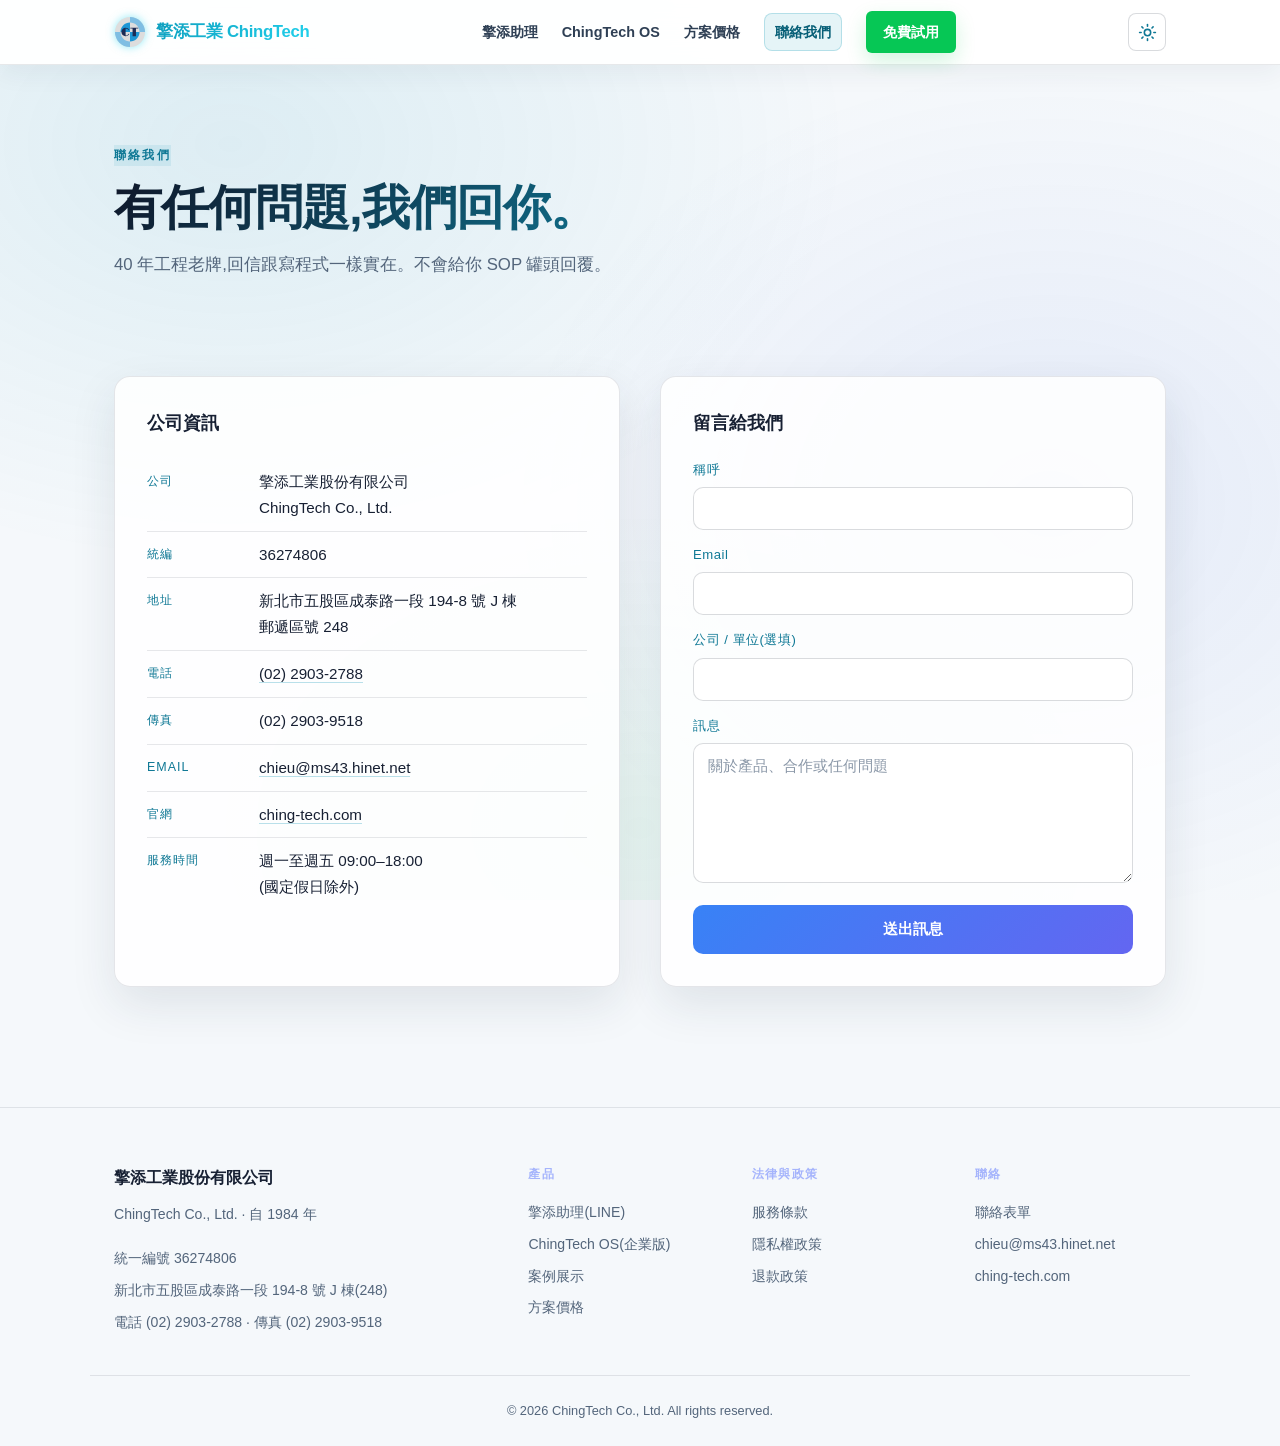
<file: contact.html>
<!DOCTYPE html>
<html lang="zh-Hant">
<head>
  <meta charset="UTF-8">
  <meta name="viewport" content="width=device-width, initial-scale=1.0">
  <title>聯絡我們 — 擎添工業 ChingTech</title>
  <meta name="description" content="擎添工業股份有限公司聯絡資訊、服務專線、Email、地址、客服表單。">
  <link rel="canonical" href="https://ching-tech.github.io/contact.html">
  <meta name="robots" content="index, follow">
  <meta property="og:type" content="website">
  <meta property="og:site_name" content="擎添工業 ChingTech">
  <meta property="og:locale" content="zh_TW">
  <meta property="og:title" content="聯絡我們 — 擎添工業 ChingTech">
  <meta property="og:description" content="擎添工業股份有限公司聯絡資訊、服務專線、Email、地址與客服表單。">
  <meta property="og:url" content="https://ching-tech.github.io/contact.html">
  <meta name="twitter:card" content="summary">
  <style>
    *, *::before, *::after { margin: 0; padding: 0; box-sizing: border-box; }
    html { scroll-behavior: smooth; }
    body {
      font-family: -apple-system, BlinkMacSystemFont, "Segoe UI", Roboto, "Noto Sans TC", sans-serif;
      background: #0a0a0f;
      color: #e0e0e8;
      line-height: 1.7;
      overflow-x: hidden;
    }
    a { color: inherit; text-decoration: none; }
    img { max-width: 100%; display: block; }
    .glow-bg {
      position: fixed; top: 0; left: 0; width: 100%; height: 100%;
      pointer-events: none; z-index: 0;
      background:
        radial-gradient(ellipse 600px 400px at 20% 20%, rgba(56, 130, 246, 0.06), transparent),
        radial-gradient(ellipse 500px 500px at 80% 60%, rgba(139, 92, 246, 0.05), transparent);
    }
    .container { max-width: 1100px; margin: 0 auto; padding: 0 24px; position: relative; z-index: 1; }

    /* ============================================================
       Canonical Nav · 以此為準,修改請同步所有標準頁
       Source: docs/superpowers/specs/2026-04-22-unified-nav-design.md
       Brand: /home/ct/SDD/brand/docs/02-visual-system.md
       ============================================================ */
    nav {
      position: fixed; top: 0; left: 0; right: 0; z-index: 100;
      background: rgba(10, 10, 15, 0.8);
      backdrop-filter: blur(16px);
      -webkit-backdrop-filter: blur(16px);
      border-bottom: 1px solid rgba(255,255,255,0.06);
    }
    nav .container {
      display: flex; align-items: center; justify-content: space-between;
      height: 64px;
    }
    .nav-logo {
      display: flex; align-items: center; gap: 10px;
      font-size: 1.05rem; font-weight: 700; letter-spacing: -0.02em;
      text-decoration: none;
      background: linear-gradient(135deg, #0891b2, #22d3ee);
      -webkit-background-clip: text; background-clip: text;
      -webkit-text-fill-color: transparent; color: transparent;
    }
    .nav-logo img {
      width: 32px; height: 32px;
      filter: drop-shadow(0 0 4px rgba(34, 211, 238, 0.5));
    }
    .nav-links { display: flex; gap: 24px; align-items: center; }
    .nav-links a {
      font-size: 0.9rem;
      color: #a0a0a0;
      text-decoration: none;
      transition: color 0.2s;
    }
    .nav-links a:hover { color: #f5f5f5; }
    .nav-links a.active { color: #22d3ee; }
    .nav-cta {
      padding: 8px 16px;
      background: #06c755;
      color: #fff !important;
      border-radius: 6px;
      font-weight: 600;
      font-size: 0.85rem;
      transition: background 0.2s, transform 0.2s;
    }
    .nav-cta:hover {
      background: #05b34b;
      transform: translateY(-1px);
      color: #fff !important;
    }
    @media (max-width: 720px) {
      nav .container { height: 56px; }
      .nav-logo { font-size: 0.95rem; }
      .nav-logo img { width: 28px; height: 28px; }
      .nav-links { gap: 14px; }
      .nav-links a { font-size: 0.8rem; }
      .nav-cta { padding: 6px 12px; font-size: 0.78rem; }
    }
    /* Hamburger button */
    .nav-toggle {
      display: none;
      width: 40px; height: 40px;
      background: transparent;
      border: none; cursor: pointer;
      padding: 0;
      align-items: center; justify-content: center;
      color: #a0a0a0;
      transition: color 0.2s;
      margin-left: 8px;
    }
    .nav-toggle:hover { color: #e0e0e8; }
    .nav-toggle svg { width: 22px; height: 22px; }
    .nav-toggle .icon-close { display: none; }
    body.nav-open .nav-toggle .icon-menu { display: none; }
    body.nav-open .nav-toggle .icon-close { display: block; }

    /* 小螢幕 nav:漢堡抽屜 */
    @media (max-width: 560px) {
      nav .container { height: 56px; }
      .nav-logo { font-size: 0.85rem; }
      .nav-logo img { width: 26px; height: 26px; }
      .nav-toggle { display: flex; }

      .nav-links {
        position: fixed;
        top: 56px; left: 0; right: 0;
        background: rgba(10, 10, 15, 0.98);
        backdrop-filter: blur(18px);
        -webkit-backdrop-filter: blur(18px);
        padding: 16px 24px 24px;
        flex-direction: column;
        gap: 0;
        align-items: stretch;
        border-bottom: 1px solid rgba(255,255,255,0.08);
        transform: translateY(-120%);
        transition: transform 0.28s ease;
        z-index: 99;
      }
      body.nav-open .nav-links { transform: translateY(0); }
      .nav-links a {
        padding: 14px 8px;
        font-size: 1rem;
        border-bottom: 1px solid rgba(255,255,255,0.06);
        color: #c0c0d0;
        display: block;
      }
      .nav-links a:last-child { border-bottom: none; }
      .nav-links a.nav-cta {
        margin-top: 14px;
        text-align: center;
        padding: 12px 20px;
        font-size: 0.95rem;
      }
    }
    /* === End Canonical Nav === */

    .page-header { padding: 140px 0 48px; }
    .page-eyebrow {
      display: inline-block; font-size: 0.78rem; font-weight: 600;
      text-transform: uppercase; letter-spacing: 0.18em;
      color: #a5b4fc; margin-bottom: 14px;
    }
    .page-title {
      font-size: clamp(2rem, 4.5vw, 3rem);
      font-weight: 800; letter-spacing: -0.02em;
      line-height: 1.15; margin-bottom: 16px;
      color: #f0f0f8;
    }
    .page-lede { font-size: 1.05rem; color: #8888a0; max-width: 640px; }

    .contact-grid {
      display: grid; grid-template-columns: 1fr 1fr; gap: 40px;
      padding: 48px 0 80px;
    }
    .contact-card {
      background: rgba(255,255,255,0.03);
      border: 1px solid rgba(255,255,255,0.06);
      border-radius: 16px; padding: 32px;
    }
    .contact-card h2 {
      font-size: 1.1rem; font-weight: 700; color: #e0e0e8;
      margin-bottom: 20px;
    }
    .info-row {
      display: grid; grid-template-columns: 100px 1fr;
      padding: 10px 0; border-bottom: 1px solid rgba(255,255,255,0.04);
      font-size: 0.95rem; gap: 12px;
    }
    .info-row:last-child { border-bottom: none; }
    .info-row .k {
      color: #a5b4fc; font-size: 0.78rem; letter-spacing: 0.08em;
      text-transform: uppercase; padding-top: 2px;
    }
    .info-row .v { color: #d0d0d8; }
    .info-row .v a { color: #a5b4fc; border-bottom: 1px solid rgba(165,180,252,0.3); }

    form.contact-form { display: flex; flex-direction: column; gap: 14px; }
    .form-group label {
      display: block; font-size: 0.82rem; color: #a5b4fc;
      margin-bottom: 6px; letter-spacing: 0.04em;
    }
    .form-group input, .form-group textarea {
      width: 100%; padding: 12px 14px;
      background: rgba(255,255,255,0.04);
      border: 1px solid rgba(255,255,255,0.08);
      border-radius: 10px; color: #e0e0e8;
      font-family: inherit; font-size: 0.95rem;
      transition: border-color 0.2s;
    }
    .form-group input:focus, .form-group textarea:focus {
      outline: none; border-color: rgba(165,180,252,0.5);
    }
    .form-group textarea { min-height: 140px; resize: vertical; }
    .btn-submit {
      padding: 14px 28px;
      background: linear-gradient(135deg, #3882f6, #6366f1);
      color: #fff; border: none; border-radius: 10px;
      font-weight: 600; cursor: pointer; font-size: 0.95rem;
      transition: all 0.25s;
    }
    .btn-submit:hover {
      box-shadow: 0 8px 32px rgba(56, 130, 246, 0.4);
      transform: translateY(-2px);
    }

    footer {
      border-top: 1px solid rgba(255,255,255,0.06);
      padding: 56px 0 24px; margin-top: 40px;
      font-size: 0.88rem;
    }
    .footer-grid {
      display: grid;
      grid-template-columns: 2fr 1fr 1fr 1fr;
      gap: 32px;
      padding-bottom: 40px;
    }
    .footer-col { display: flex; flex-direction: column; gap: 8px; }
    .footer-brand { font-weight: 700; font-size: 1rem; color: #e0e0e8; margin-bottom: 4px; }
    .footer-label {
      font-size: 0.75rem; text-transform: uppercase; letter-spacing: 0.12em;
      color: #a5b4fc; margin-bottom: 8px; font-weight: 600;
    }
    .footer-col a { color: #8888a0; transition: color 0.2s; }
    .footer-col a:hover { color: #e0e0e8; }
    .footer-muted { color: #6e6e78; line-height: 1.7; }
    .footer-bottom {
      border-top: 1px solid rgba(255,255,255,0.04);
      padding-top: 24px; color: #555; text-align: center; font-size: 0.8rem;
    }

    @media (max-width: 720px) {
      .contact-grid { grid-template-columns: 1fr; gap: 24px; }
      .footer-grid { grid-template-columns: 1fr 1fr; }
    }
    @media (max-width: 480px) {
      .footer-grid { grid-template-columns: 1fr; gap: 24px; }
    }
  </style>
  <script src="site-theme.js"></script>
  <link rel="stylesheet" href="site-theme.css">
</head>
<body>

<div class="glow-bg"></div>

<!-- === Canonical Nav · 以此為準,修改請同步所有標準頁 === -->
<!-- === Source: docs/superpowers/specs/2026-04-22-unified-nav-design.md === -->
<nav>
  <div class="container">
    <a href="index.html" class="nav-logo" aria-label="擎添工業 ChingTech 首頁">
      <img src="images/CTLogo.svg" alt="擎添工業 Logo">擎添工業 ChingTech
    </a>
    <div class="nav-links">
      <a href="ctos-lite.html" data-nav="ctos-lite">擎添助理</a>
      <a href="ching-tech-os.html" data-nav="ching-tech-os">ChingTech OS</a>
      <a href="pricing.html" data-nav="pricing">方案價格</a>
      <a href="contact.html" data-nav="contact" class="active">聯絡我們</a>
      <a href="https://line.me/R/ti/p/@285fjkky" target="_blank" rel="noreferrer" class="nav-cta">免費試用</a>
    </div>
    <button class="nav-toggle" aria-label="選單" aria-expanded="false" type="button">
        <svg class="icon-menu" viewBox="0 0 24 24" fill="none" stroke="currentColor" stroke-width="2" stroke-linecap="round" stroke-linejoin="round"><line x1="3" y1="6" x2="21" y2="6"/><line x1="3" y1="12" x2="21" y2="12"/><line x1="3" y1="18" x2="21" y2="18"/></svg>
        <svg class="icon-close" viewBox="0 0 24 24" fill="none" stroke="currentColor" stroke-width="2" stroke-linecap="round" stroke-linejoin="round"><line x1="18" y1="6" x2="6" y2="18"/><line x1="6" y1="6" x2="18" y2="18"/></svg>
      </button>
  </div>
</nav>

<header class="page-header">
  <div class="container">
    <span class="page-eyebrow">聯絡我們</span>
    <h1 class="page-title">有任何問題,我們回你。</h1>
    <p class="page-lede">40 年工程老牌,回信跟寫程式一樣實在。不會給你 SOP 罐頭回覆。</p>
  </div>
</header>

<main>
  <div class="container">
    <div class="contact-grid">
      <div class="contact-card">
        <h2>公司資訊</h2>
        <div class="info-row"><span class="k">公司</span><span class="v">擎添工業股份有限公司<br>ChingTech Co., Ltd.</span></div>
        <div class="info-row"><span class="k">統編</span><span class="v">36274806</span></div>
        <div class="info-row"><span class="k">地址</span><span class="v">新北市五股區成泰路一段 194-8 號 J 棟<br>郵遞區號 248</span></div>
        <div class="info-row"><span class="k">電話</span><span class="v"><a href="tel:+886229032788">(02) 2903-2788</a></span></div>
        <div class="info-row"><span class="k">傳真</span><span class="v">(02) 2903-9518</span></div>
        <div class="info-row"><span class="k">Email</span><span class="v"><a href="mailto:chieu@ms43.hinet.net">chieu@ms43.hinet.net</a></span></div>
        <div class="info-row"><span class="k">官網</span><span class="v"><a href="https://ching-tech.com" target="_blank">ching-tech.com</a></span></div>
        <div class="info-row"><span class="k">服務時間</span><span class="v">週一至週五 09:00–18:00<br>(國定假日除外)</span></div>
      </div>

      <div class="contact-card">
        <h2>留言給我們</h2>
        <form class="contact-form" action="mailto:chieu@ms43.hinet.net" method="post" enctype="text/plain">
          <div class="form-group">
            <label for="name">稱呼</label>
            <input id="name" name="name" type="text" required>
          </div>
          <div class="form-group">
            <label for="email">Email</label>
            <input id="email" name="email" type="email" required>
          </div>
          <div class="form-group">
            <label for="company">公司 / 單位(選填)</label>
            <input id="company" name="company" type="text">
          </div>
          <div class="form-group">
            <label for="message">訊息</label>
            <textarea id="message" name="message" required placeholder="關於產品、合作或任何問題"></textarea>
          </div>
          <button type="submit" class="btn-submit">送出訊息</button>
        </form>
      </div>
    </div>
  </div>
</main>

<footer>
  <div class="container footer-grid">
    <div class="footer-col">
      <div class="footer-brand">擎添工業股份有限公司</div>
      <div class="footer-muted">ChingTech Co., Ltd. · 自 1984 年</div>
      <div class="footer-muted" style="margin-top: 12px;">統一編號 36274806</div>
      <div class="footer-muted">新北市五股區成泰路一段 194-8 號 J 棟(248)</div>
      <div class="footer-muted">電話 (02) 2903-2788 · 傳真 (02) 2903-9518</div>
    </div>
    <div class="footer-col">
      <div class="footer-label">產品</div>
      <a href="ctos-lite.html">擎添助理(LINE)</a>
      <a href="ching-tech-os.html">ChingTech OS(企業版)</a>
      
      <a href="https://ching-tech.github.io/chingtech-case-hub/" target="_blank" rel="noreferrer">案例展示</a>
      <a href="pricing.html">方案價格</a>
    </div>
    <div class="footer-col">
      <div class="footer-label">法律與政策</div>
      <a href="terms.html">服務條款</a>
      <a href="privacy.html">隱私權政策</a>
      <a href="refund.html">退款政策</a>
    </div>
    <div class="footer-col">
      <div class="footer-label">聯絡</div>
      <a href="contact.html">聯絡表單</a>
      <a href="mailto:chieu@ms43.hinet.net">chieu@ms43.hinet.net</a>
      <a href="https://ching-tech.com" target="_blank">ching-tech.com</a>
    </div>
  </div>
  <div class="container footer-bottom">
    © 2026 ChingTech Co., Ltd. All rights reserved.
  </div>
</footer>

<script>
(function(){
  var btn = document.querySelector('.nav-toggle');
  if (!btn) return;
  function close(){ document.body.classList.remove('nav-open'); btn.setAttribute('aria-expanded','false'); }
  btn.addEventListener('click', function(){
    var open = document.body.classList.toggle('nav-open');
    btn.setAttribute('aria-expanded', open);
  });
  document.querySelectorAll('.nav-links a').forEach(function(a){ a.addEventListener('click', close); });
  document.addEventListener('keydown', function(e){ if (e.key === 'Escape') close(); });
})();
</script>
</body>
</html>
</file>
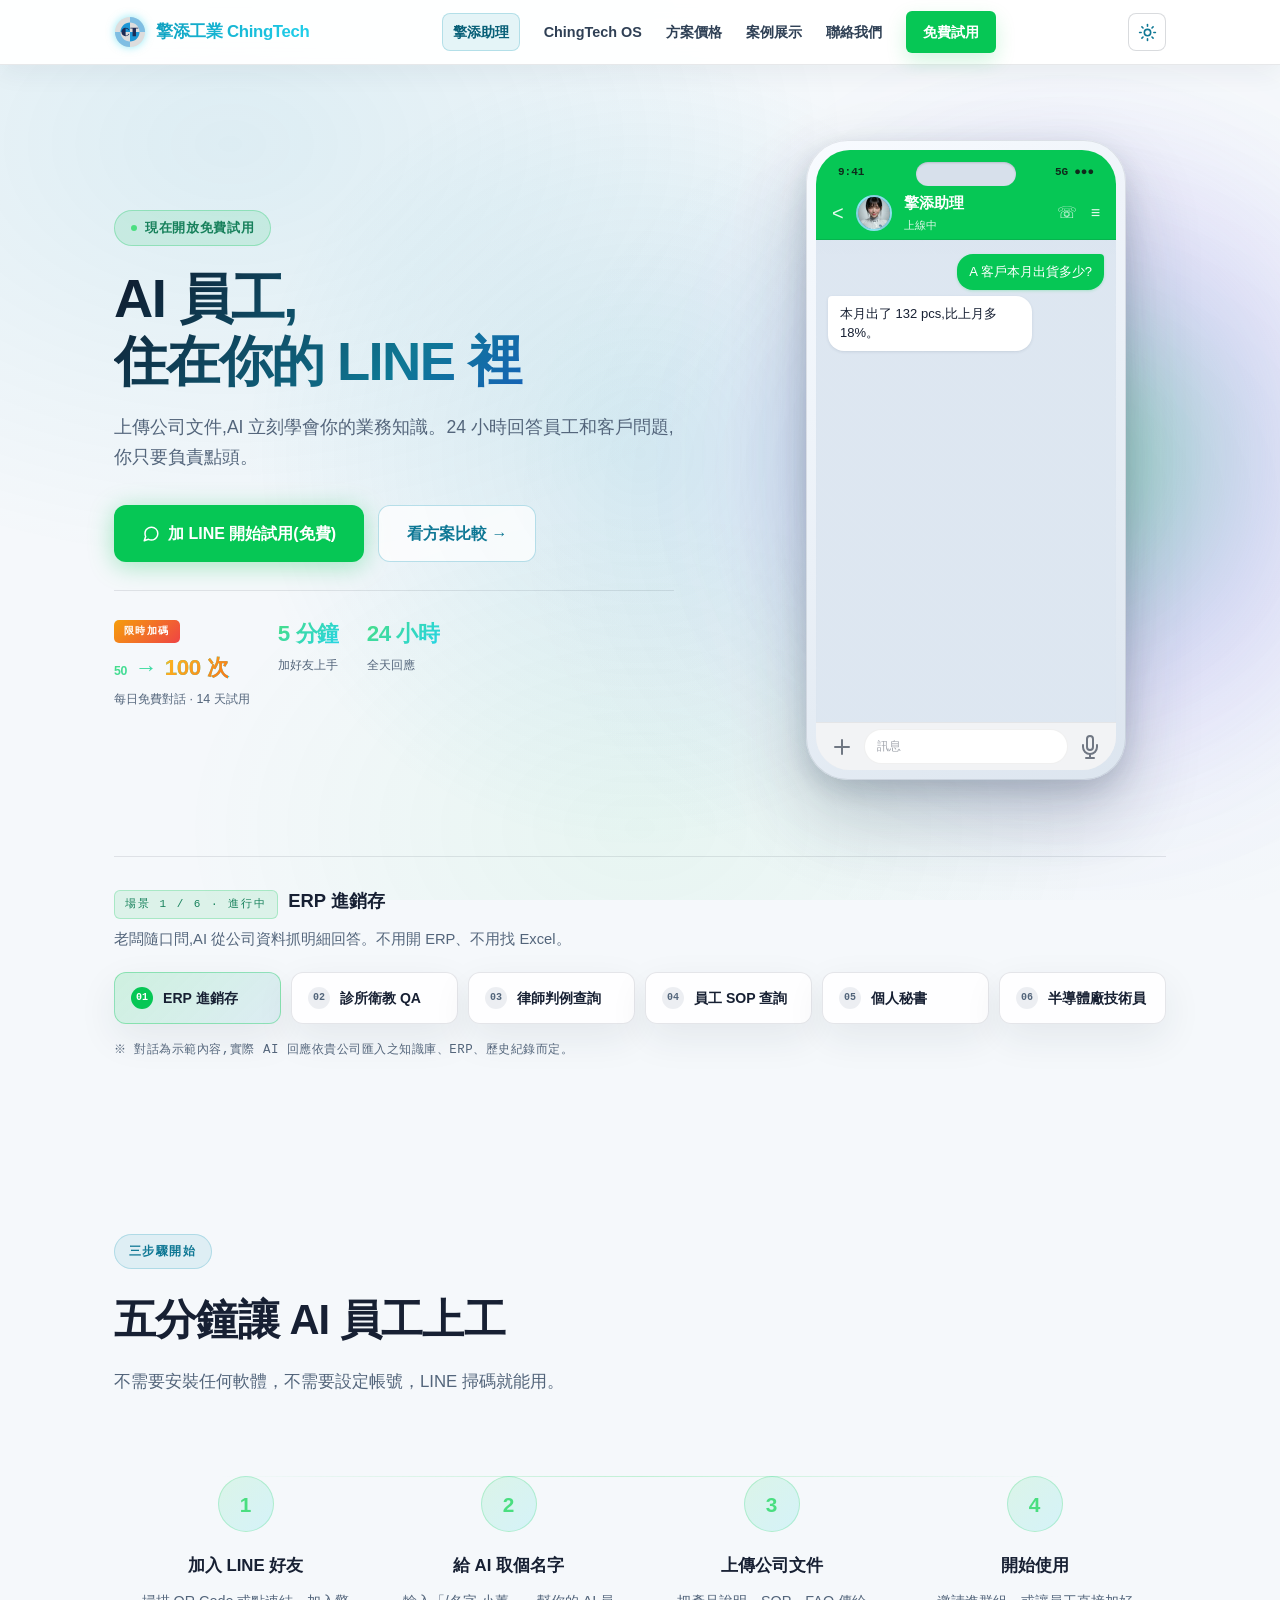
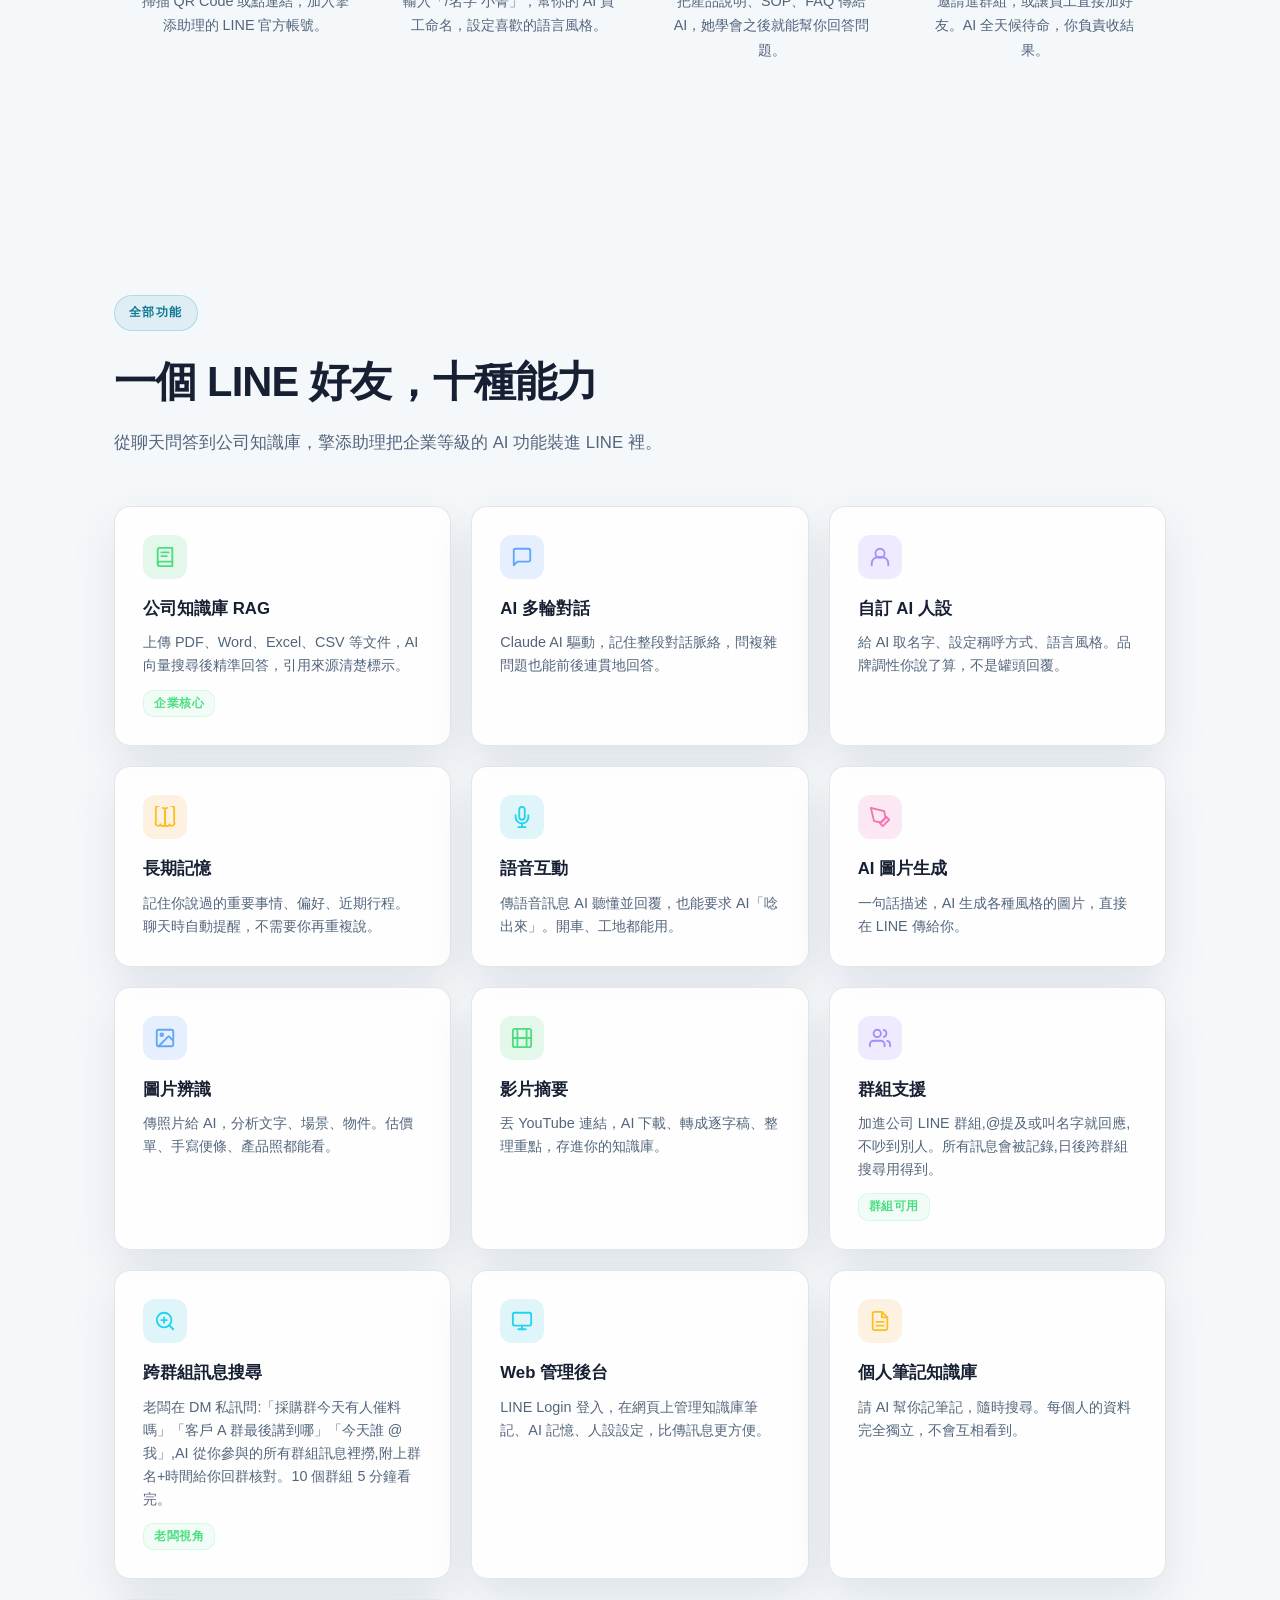
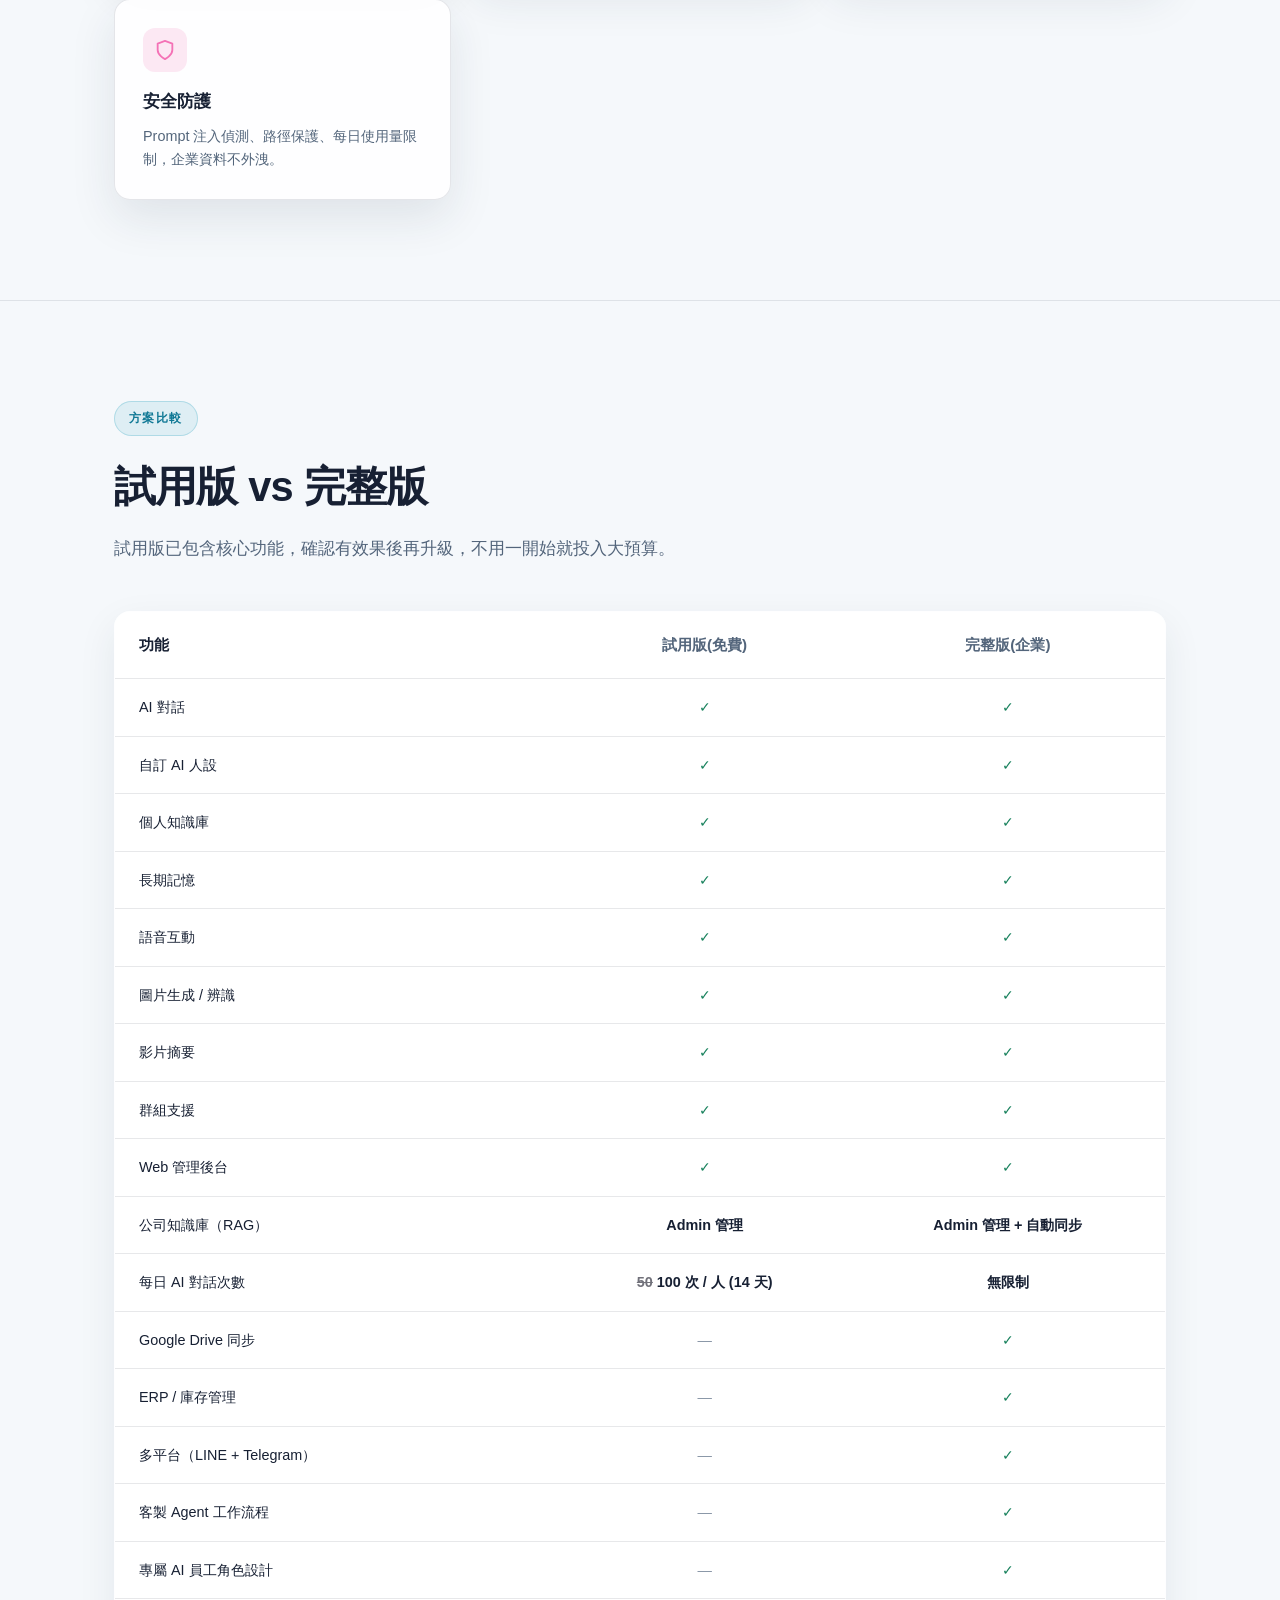
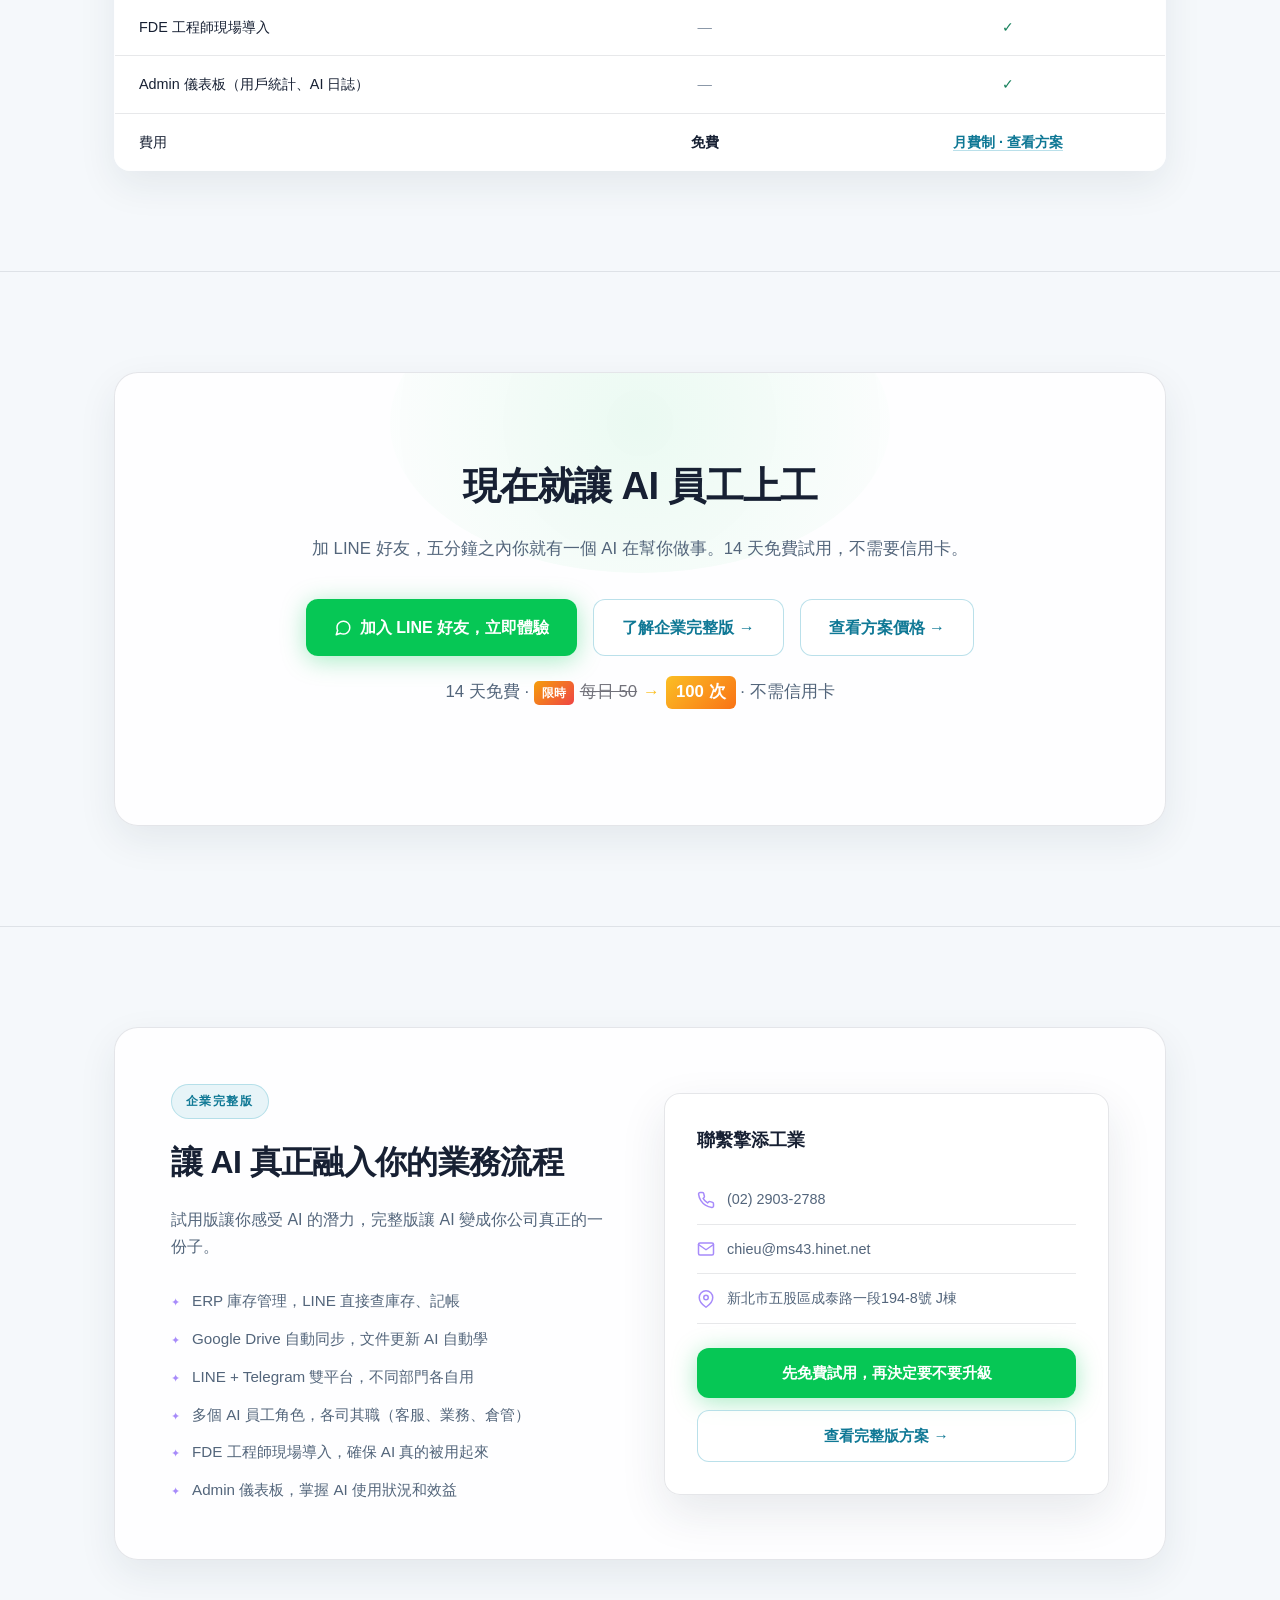
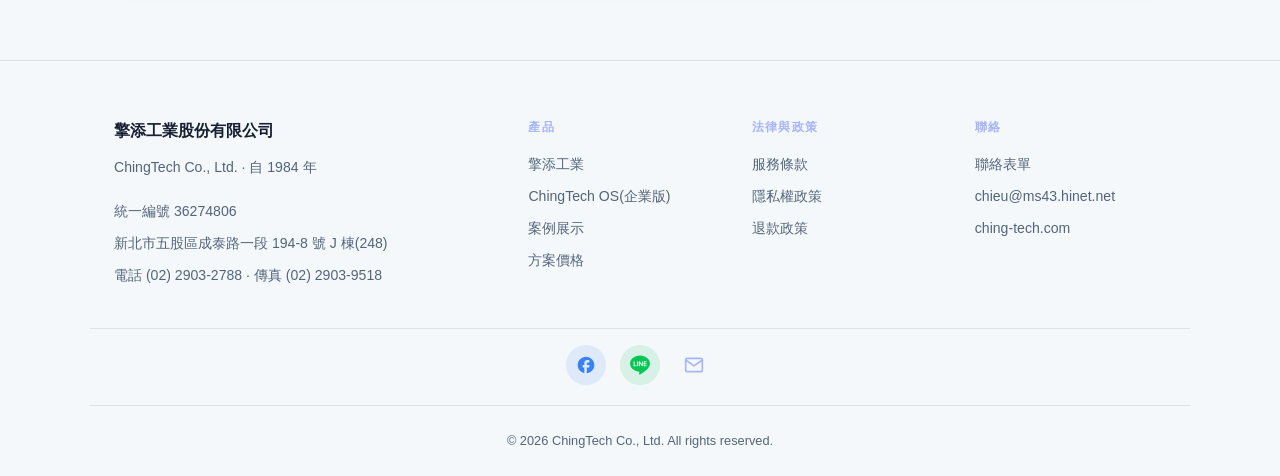
<file: ctos-lite.html>
<!DOCTYPE html>
<html lang="zh-Hant">
<head>
  <meta charset="UTF-8">
  <meta name="viewport" content="width=device-width, initial-scale=1.0">
  <meta name="facebook-domain-verification" content="x3vy6l4cdf3oa1w5lh0qo2e9oh0rr9" />
  <title>擎添助理 CTOS-Lite — AI 員工，住在你的 LINE 裡</title>
  <meta name="description" content="擎添助理是你公司的 LINE AI 員工。上傳公司文件，AI 學會你的業務知識，24 小時幫員工和客戶回答問題。免費試用，加 LINE 立即開始。">
  <link rel="canonical" href="https://ching-tech.github.io/ctos-lite.html">
  <meta name="robots" content="index, follow">
  <meta property="og:type" content="website">
  <meta property="og:site_name" content="擎添工業 ChingTech">
  <meta property="og:locale" content="zh_TW">
  <meta property="og:title" content="擎添助理 CTOS-Lite — AI 員工，住在你的 LINE 裡">
  <meta property="og:description" content="上傳公司文件，AI 學會你的業務知識，24 小時幫員工和客戶回答問題。">
  <meta property="og:url" content="https://ching-tech.github.io/ctos-lite.html">
  <meta property="og:image" content="https://ching-tech.github.io/img/og-card.png">
  <meta property="og:image:width" content="1200">
  <meta property="og:image:height" content="630">
  <meta property="og:image:type" content="image/png">
  <meta name="twitter:card" content="summary_large_image">
  <style>
    *, *::before, *::after { margin: 0; padding: 0; box-sizing: border-box; }
    html { scroll-behavior: smooth; }
    body {
      font-family: -apple-system, BlinkMacSystemFont, "Segoe UI", Roboto, "Noto Sans TC", sans-serif;
      background: #0a0a0f;
      color: #e0e0e8;
      line-height: 1.7;
      overflow-x: hidden;
    }
    a { color: inherit; text-decoration: none; }
    img { max-width: 100%; display: block; }

    .glow-bg {
      position: fixed; top: 0; left: 0; width: 100%; height: 100%;
      pointer-events: none; z-index: 0;
      background:
        radial-gradient(ellipse 600px 400px at 20% 20%, rgba(6, 199, 85, 0.06), transparent),
        radial-gradient(ellipse 500px 500px at 80% 60%, rgba(56, 130, 246, 0.07), transparent),
        radial-gradient(ellipse 400px 300px at 50% 90%, rgba(139, 92, 246, 0.05), transparent);
    }

    .container { max-width: 1100px; margin: 0 auto; padding: 0 24px; position: relative; z-index: 1; }

    /* Nav */
    /* ============================================================
       Canonical Nav · 以此為準,修改請同步所有標準頁
       Source: docs/superpowers/specs/2026-04-22-unified-nav-design.md
       Brand: /home/ct/SDD/brand/docs/02-visual-system.md
       ============================================================ */
    nav {
      position: fixed; top: 0; left: 0; right: 0; z-index: 100;
      background: rgba(10, 10, 15, 0.8);
      backdrop-filter: blur(16px);
      -webkit-backdrop-filter: blur(16px);
      border-bottom: 1px solid rgba(255,255,255,0.06);
    }
    nav .container {
      display: flex; align-items: center; justify-content: space-between;
      height: 64px;
    }
    .nav-logo {
      display: flex; align-items: center; gap: 10px;
      font-size: 1.05rem; font-weight: 700; letter-spacing: -0.02em;
      text-decoration: none;
      background: linear-gradient(135deg, #0891b2, #22d3ee);
      -webkit-background-clip: text; background-clip: text;
      -webkit-text-fill-color: transparent; color: transparent;
    }
    .nav-logo img {
      width: 32px; height: 32px;
      filter: drop-shadow(0 0 4px rgba(34, 211, 238, 0.5));
    }
    .nav-links { display: flex; gap: 24px; align-items: center; }
    .nav-links a {
      font-size: 0.9rem;
      color: #a0a0a0;
      text-decoration: none;
      transition: color 0.2s;
    }
    .nav-links a:hover { color: #f5f5f5; }
    .nav-links a.active { color: #22d3ee; }
    .nav-cta {
      padding: 8px 16px;
      background: #06c755;
      color: #fff !important;
      border-radius: 6px;
      font-weight: 600;
      font-size: 0.85rem;
      transition: background 0.2s, transform 0.2s;
    }
    .nav-cta:hover {
      background: #05b34b;
      transform: translateY(-1px);
      color: #fff !important;
    }
    @media (max-width: 720px) {
      nav .container { height: 56px; }
      .nav-logo { font-size: 0.95rem; }
      .nav-logo img { width: 28px; height: 28px; }
      .nav-links { gap: 14px; }
      .nav-links a { font-size: 0.8rem; }
      .nav-cta { padding: 6px 12px; font-size: 0.78rem; }
    }
    /* Hamburger button */
    .nav-toggle {
      display: none;
      width: 40px; height: 40px;
      background: transparent;
      border: none; cursor: pointer;
      padding: 0;
      align-items: center; justify-content: center;
      color: #a0a0a0;
      transition: color 0.2s;
      margin-left: 8px;
    }
    .nav-toggle:hover { color: #e0e0e8; }
    .nav-toggle svg { width: 22px; height: 22px; }
    .nav-toggle .icon-close { display: none; }
    body.nav-open .nav-toggle .icon-menu { display: none; }
    body.nav-open .nav-toggle .icon-close { display: block; }

    /* 小螢幕 nav:漢堡抽屜 */
    @media (max-width: 560px) {
      nav .container { height: 56px; }
      .nav-logo { font-size: 0.85rem; }
      .nav-logo img { width: 26px; height: 26px; }
      .nav-toggle { display: flex; }

      .nav-links {
        position: fixed;
        top: 56px; left: 0; right: 0;
        background: rgba(10, 10, 15, 0.98);
        backdrop-filter: blur(18px);
        -webkit-backdrop-filter: blur(18px);
        padding: 16px 24px 24px;
        flex-direction: column;
        gap: 0;
        align-items: stretch;
        border-bottom: 1px solid rgba(255,255,255,0.08);
        transform: translateY(-120%);
        transition: transform 0.28s ease;
        z-index: 99;
      }
      body.nav-open .nav-links { transform: translateY(0); }
      .nav-links a {
        padding: 14px 8px;
        font-size: 1rem;
        border-bottom: 1px solid rgba(255,255,255,0.06);
        color: #c0c0d0;
        display: block;
      }
      .nav-links a:last-child { border-bottom: none; }
      .nav-links a.nav-cta {
        margin-top: 14px;
        text-align: center;
        padding: 12px 20px;
        font-size: 0.95rem;
      }
    }
    /* === End Canonical Nav === */

    /* Hero · Integrated with live demo */
    .hero {
      min-height: 100vh;
      padding: 100px 0 40px;
      position: relative;
      display: flex; align-items: center;
      overflow-x: clip;
    }
    .hero::before {
      content: '';
      position: absolute; top: 40%; left: 50%; transform: translate(-50%, -50%);
      width: 800px; height: 800px; border-radius: 50%;
      background: radial-gradient(circle, rgba(6, 199, 85, 0.07), transparent 70%);
      animation: pulse 6s ease-in-out infinite;
      pointer-events: none;
    }
    @keyframes pulse {
      0%, 100% { opacity: 0.5; transform: translate(-50%, -50%) scale(1); }
      50% { opacity: 1; transform: translate(-50%, -50%) scale(1.08); }
    }
    .hero .container { width: 100%; }

    .hero-grid {
      display: grid;
      grid-template-columns: minmax(0, 1fr) 400px;
      gap: 56px;
      align-items: center;
      position: relative; z-index: 1;
    }
    .hero-grid > * { min-width: 0; }
    /* Ambient glow · 掛在 hero-grid 這層,光暈焦點落在 phone 側(右) */
    .hero-grid::before {
      content: "";
      position: absolute;
      inset: -150px -150px;
      z-index: 0;
      background: radial-gradient(
        ellipse 32% 45% at 82% 50%,
        rgba(6, 199, 85, 0.50) 0%,
        rgba(139, 92, 246, 0.22) 42%,
        transparent 72%
      );
      filter: blur(70px);
      pointer-events: none;
    }
    .hero-grid > * { position: relative; z-index: 1; }
    .hero-copy { max-width: 560px; }
    .hero-badge {
      display: inline-flex; align-items: center; gap: 8px;
      background: rgba(6, 199, 85, 0.1); border: 1px solid rgba(6, 199, 85, 0.25);
      color: #4ade80; padding: 6px 16px; border-radius: 20px;
      font-size: 0.82rem; font-weight: 600; letter-spacing: 0.05em;
      margin-bottom: 22px;
    }
    .hero-badge span { width: 6px; height: 6px; border-radius: 50%; background: #4ade80; animation: blink 2s infinite; }
    @keyframes blink { 0%, 100% { opacity: 1; } 50% { opacity: 0.3; } }
    .hero h1 {
      font-size: clamp(2.2rem, 4.6vw, 3.4rem);
      font-weight: 800; letter-spacing: -0.03em;
      line-height: 1.15; margin-bottom: 20px;
      background: linear-gradient(135deg, #fff 0%, #86efac 50%, #4ade80 100%);
      -webkit-background-clip: text; -webkit-text-fill-color: transparent;
    }
    .hero p {
      font-size: clamp(1rem, 1.6vw, 1.1rem);
      color: #8888a0; margin-bottom: 32px;
    }
    .hero-buttons { display: flex; gap: 14px; flex-wrap: wrap; }

    .hero-phone-wrap {
      display: flex; justify-content: center; align-items: center;
      position: relative;
      padding: 40px 0;
    }
    .hero-phone-wrap .phone { position: relative; z-index: 1; }

    /* Scenario strip · 在 hero grid 下方 */
    .scenario-strip {
      margin-top: 36px;
      padding-top: 28px;
      border-top: 1px solid rgba(255,255,255,0.06);
      position: relative; z-index: 1;
    }
    .scenario-meta {
      display: flex; align-items: baseline; gap: 10px;
      flex-wrap: wrap;
      margin-bottom: 8px;
    }
    .scenario-meta .scenario-now {
      font-family: "JetBrains Mono", monospace;
      font-size: 11px; letter-spacing: 0.18em;
      color: #4ade80; text-transform: uppercase;
      margin: 0; padding: 4px 10px;
      background: rgba(6, 199, 85, 0.08);
      border: 1px solid rgba(6, 199, 85, 0.25);
      border-radius: 6px;
    }
    .scenario-meta .scenario-title-inline {
      font-size: 1.15rem; font-weight: 700; color: #f0f0f8;
    }
    .scenario-strip .scenario-desc {
      font-size: 0.92rem; color: #8888a0;
      margin-bottom: 20px;
      max-width: 800px;
    }
    .scenario-strip .scenario-list {
      display: grid;
      grid-template-columns: repeat(6, 1fr);
      gap: 10px;
    }

    @media (max-width: 1000px) {
      .hero-grid { grid-template-columns: minmax(0, 1fr); gap: 36px; }
      .hero-phone-wrap { order: -1; }
      .hero-copy { max-width: none; text-align: center; margin: 0 auto; }
      .hero-buttons { justify-content: center; }
      .scenario-strip .scenario-list { grid-template-columns: repeat(3, 1fr); }
    }
    @media (max-width: 560px) {
      .scenario-strip .scenario-list { grid-template-columns: repeat(2, 1fr); }
    }
    .btn {
      display: inline-flex; align-items: center; gap: 8px;
      padding: 14px 28px; border-radius: 12px; font-size: 1rem; font-weight: 600;
      transition: all 0.25s; cursor: pointer; border: none;
    }
    .btn-line {
      background: #06c755; color: #fff;
      box-shadow: 0 4px 24px rgba(6, 199, 85, 0.35);
    }
    .btn-line:hover { box-shadow: 0 8px 36px rgba(6, 199, 85, 0.55); transform: translateY(-2px); }
    .btn-outline {
      background: transparent; color: #a5b4fc;
      border: 1px solid rgba(165, 180, 252, 0.3);
    }
    .btn-outline:hover {
      background: rgba(165, 180, 252, 0.08);
      border-color: rgba(165, 180, 252, 0.5);
      transform: translateY(-2px);
    }

    /* Stats — 緊湊版,嵌在 hero copy 下方 */
    .stats {
      display: flex; gap: 28px; flex-wrap: wrap;
      margin-top: 28px; padding-top: 24px;
      border-top: 1px solid rgba(255,255,255,0.06);
    }
    .stat-item { text-align: left; }
    .stat-num {
      font-size: 1.4rem; font-weight: 800; letter-spacing: -0.02em;
      background: linear-gradient(135deg, #4ade80, #22d3ee);
      -webkit-background-clip: text; -webkit-text-fill-color: transparent;
    }
    .stat-label { font-size: 0.78rem; color: #6666a0; margin-top: 2px; }
    @media (max-width: 1000px) {
      .stats { justify-content: center; }
      .stat-item { text-align: center; }
    }

    /* Section */
    section { padding: 100px 0; }
    .section-label {
      display: inline-block; font-size: 0.78rem; font-weight: 600;
      text-transform: uppercase; letter-spacing: 0.12em;
      padding: 6px 14px; border-radius: 20px; margin-bottom: 16px;
    }
    .label-green { color: #4ade80; background: rgba(74, 222, 128, 0.1); border: 1px solid rgba(74, 222, 128, 0.2); }
    .label-blue { color: #60a5fa; background: rgba(96, 165, 250, 0.1); border: 1px solid rgba(96, 165, 250, 0.2); }
    .label-purple { color: #a78bfa; background: rgba(167, 139, 250, 0.1); border: 1px solid rgba(167, 139, 250, 0.2); }
    .section-title {
      font-size: clamp(1.8rem, 3.5vw, 2.6rem);
      font-weight: 800; letter-spacing: -0.02em; margin-bottom: 12px;
    }
    .section-desc { font-size: 1.05rem; color: #8888a0; max-width: 600px; margin-bottom: 48px; }

    /* How it works */
    #how { border-top: 1px solid rgba(255,255,255,0.04); }
    .steps {
      display: grid; grid-template-columns: repeat(auto-fit, minmax(220px, 1fr));
      gap: 0; margin-top: 48px; position: relative;
    }
    .steps::before {
      content: '';
      position: absolute; top: 32px; left: 10%; right: 10%; height: 1px;
      background: linear-gradient(90deg, transparent, rgba(74, 222, 128, 0.3), transparent);
    }
    .step-item { text-align: center; padding: 32px 24px; position: relative; }
    .step-num {
      width: 56px; height: 56px; border-radius: 50%; margin: 0 auto 20px;
      display: flex; align-items: center; justify-content: center;
      font-size: 1.3rem; font-weight: 800;
      background: linear-gradient(135deg, rgba(74, 222, 128, 0.15), rgba(34, 211, 238, 0.15));
      border: 1px solid rgba(74, 222, 128, 0.3);
      color: #4ade80; position: relative; z-index: 1;
    }
    .step-item h3 { font-size: 1.05rem; font-weight: 700; margin-bottom: 8px; }
    .step-item p { font-size: 0.9rem; color: #7777a0; }

    /* Features */
    #features { border-top: 1px solid rgba(255,255,255,0.04); }
    .features-grid {
      display: grid;
      grid-template-columns: repeat(auto-fit, minmax(280px, 1fr));
      gap: 20px;
    }
    .feature-card {
      background: rgba(255,255,255,0.03);
      border: 1px solid rgba(255,255,255,0.06);
      border-radius: 16px; padding: 28px;
      transition: all 0.3s;
    }
    .feature-card:hover {
      background: rgba(255,255,255,0.05);
      border-color: rgba(74, 222, 128, 0.15);
      transform: translateY(-4px);
    }
    .feature-icon {
      width: 44px; height: 44px; border-radius: 12px;
      display: flex; align-items: center; justify-content: center;
      margin-bottom: 16px;
    }
    .feature-icon svg { width: 22px; height: 22px; }
    .icon-green { background: rgba(34, 197, 94, 0.12); }
    .icon-green svg { stroke: #4ade80; }
    .icon-blue { background: rgba(56, 130, 246, 0.12); }
    .icon-blue svg { stroke: #60a5fa; }
    .icon-purple { background: rgba(139, 92, 246, 0.12); }
    .icon-purple svg { stroke: #a78bfa; }
    .icon-cyan { background: rgba(6, 182, 212, 0.12); }
    .icon-cyan svg { stroke: #22d3ee; }
    .icon-pink { background: rgba(236, 72, 153, 0.12); }
    .icon-pink svg { stroke: #f472b6; }
    .icon-amber { background: rgba(245, 158, 11, 0.12); }
    .icon-amber svg { stroke: #fbbf24; }
    .feature-card h3 { font-size: 1.05rem; font-weight: 700; margin-bottom: 8px; color: #f0f0f8; }
    .feature-card p { font-size: 0.9rem; color: #7777a0; line-height: 1.6; }
    .feature-tag {
      display: inline-block; margin-top: 12px;
      font-size: 0.72rem; font-weight: 600; letter-spacing: 0.05em;
      padding: 3px 10px; border-radius: 10px;
      background: rgba(74, 222, 128, 0.08); color: #4ade80;
      border: 1px solid rgba(74, 222, 128, 0.15);
    }

    /* Compare */
    #compare { border-top: 1px solid rgba(255,255,255,0.04); }
    .compare-table {
      width: 100%; border-collapse: collapse; margin-top: 48px;
      background: rgba(255,255,255,0.02); border-radius: 16px; overflow: hidden;
      border: 1px solid rgba(255,255,255,0.06);
    }
    .compare-table th {
      padding: 20px 24px; text-align: center;
      font-size: 0.95rem; font-weight: 700;
      border-bottom: 1px solid rgba(255,255,255,0.06);
    }
    .compare-table th:first-child { text-align: left; }
    .th-free { color: #4ade80; background: rgba(74, 222, 128, 0.05); }
    .th-pro { color: #a78bfa; background: rgba(167, 139, 250, 0.05); }
    .compare-table td {
      padding: 16px 24px; font-size: 0.9rem;
      border-bottom: 1px solid rgba(255,255,255,0.04);
      text-align: center; color: #9999b0;
    }
    .compare-table td:first-child { text-align: left; color: #c0c0d0; }
    .compare-table tr:last-child td { border-bottom: none; }
    .compare-table tr:hover td { background: rgba(255,255,255,0.02); }
    .yes { color: #4ade80; font-size: 1.1rem; }
    .no { color: #4b4b6b; font-size: 1.1rem; }
    .val { color: #e0e0e8; font-weight: 600; }

    /* CTA */
    #cta { border-top: 1px solid rgba(255,255,255,0.04); }
    .cta-box {
      text-align: center; padding: 80px 48px;
      border-radius: 24px;
      background: linear-gradient(135deg, rgba(6, 199, 85, 0.06), rgba(56, 130, 246, 0.06));
      border: 1px solid rgba(6, 199, 85, 0.12);
      position: relative; overflow: hidden;
    }
    .cta-box::before {
      content: '';
      position: absolute; top: -100px; left: 50%; transform: translateX(-50%);
      width: 500px; height: 300px; border-radius: 50%;
      background: radial-gradient(circle, rgba(6, 199, 85, 0.08), transparent);
    }
    .cta-box h2 {
      font-size: clamp(1.8rem, 3vw, 2.4rem);
      font-weight: 800; letter-spacing: -0.02em;
      margin-bottom: 16px; position: relative;
    }
    .cta-box p { color: #8888a0; font-size: 1.05rem; margin-bottom: 36px; position: relative; }
    .cta-buttons { display: flex; gap: 16px; justify-content: center; flex-wrap: wrap; position: relative; }
    .cta-note { margin-top: 20px; font-size: 0.82rem; color: #5555a0; position: relative; }

    /* Upgrade */
    #upgrade { border-top: 1px solid rgba(255,255,255,0.04); }
    .upgrade-box {
      padding: 56px; border-radius: 24px;
      background: linear-gradient(135deg, rgba(139, 92, 246, 0.07), rgba(56, 130, 246, 0.07));
      border: 1px solid rgba(139, 92, 246, 0.15);
      display: grid; grid-template-columns: 1fr 1fr; gap: 48px; align-items: center;
    }
    .upgrade-text h2 {
      font-size: clamp(1.6rem, 2.5vw, 2.2rem);
      font-weight: 800; letter-spacing: -0.02em; margin-bottom: 16px;
    }
    .upgrade-text p { color: #8888a0; margin-bottom: 28px; }
    .upgrade-list { list-style: none; display: flex; flex-direction: column; gap: 12px; }
    .upgrade-list li {
      display: flex; align-items: flex-start; gap: 12px;
      font-size: 0.95rem; color: #c0c0d0;
    }
    .upgrade-list li::before {
      content: '✦'; color: #a78bfa; font-size: 0.7rem; margin-top: 5px; flex-shrink: 0;
    }
    .contact-card {
      background: rgba(255,255,255,0.03); border: 1px solid rgba(255,255,255,0.08);
      border-radius: 16px; padding: 32px;
    }
    .contact-card h3 { font-size: 1.1rem; font-weight: 700; margin-bottom: 20px; color: #f0f0f8; }
    .contact-row {
      display: flex; align-items: center; gap: 12px;
      padding: 12px 0; border-bottom: 1px solid rgba(255,255,255,0.05);
      font-size: 0.9rem; color: #9999c0;
    }
    .contact-row:last-child { border-bottom: none; }
    .contact-row svg { width: 18px; height: 18px; stroke: #a78bfa; flex-shrink: 0; }

    /* Footer */
    footer.site-footer {
      border-top: 1px solid rgba(255,255,255,0.06);
      padding: 56px 0 24px; font-size: 0.88rem;
    }
    .footer-grid {
      display: grid; grid-template-columns: 2fr 1fr 1fr 1fr;
      gap: 32px; padding-bottom: 40px;
    }
    .footer-col { display: flex; flex-direction: column; gap: 8px; }
    .footer-brand { font-weight: 700; font-size: 1rem; color: #e0e0e8; margin-bottom: 4px; }
    .footer-label {
      font-size: 0.75rem; text-transform: uppercase; letter-spacing: 0.12em;
      color: #a5b4fc; margin-bottom: 8px; font-weight: 600;
    }
    .footer-col a { color: #8888a0; transition: color 0.2s; }
    .footer-col a:hover { color: #e0e0e8; }
    .footer-muted { color: #6e6e78; line-height: 1.7; }
    .footer-bottom {
      border-top: 1px solid rgba(255,255,255,0.04);
      padding-top: 24px; color: #555; text-align: center; font-size: 0.8rem;
    }
    @media (max-width: 720px) { .footer-grid { grid-template-columns: 1fr 1fr; } }
    @media (max-width: 480px) { .footer-grid { grid-template-columns: 1fr; gap: 24px; } }

    /* Fade-in */
    .fade-in { opacity: 0; transform: translateY(24px); transition: opacity 0.6s ease, transform 0.6s ease; }
    .fade-in.visible { opacity: 1; transform: translateY(0); }

    /* Responsive */
    @media (max-width: 768px) {
      section { padding: 64px 0; }
      .features-grid { grid-template-columns: 1fr; }
      .steps { grid-template-columns: 1fr 1fr; }
      .steps::before { display: none; }
      .upgrade-box { grid-template-columns: 1fr; }
      .stats { gap: 32px; }
      .compare-table { font-size: 0.82rem; }
      .compare-table th, .compare-table td { padding: 12px 16px; }
      .cta-box { padding: 48px 24px; }
    }
    @media (max-width: 480px) {
      .steps { grid-template-columns: 1fr; }
      .hero-buttons, .cta-buttons { flex-direction: column; align-items: center; }
    }

    /* ============================================================
       Demo Section · LINE 聊天 mockup autoplay
       ============================================================ */
    #demo { border-top: 1px solid rgba(255,255,255,0.04); background: linear-gradient(180deg, transparent, rgba(6, 199, 85, 0.02) 50%, transparent); }
    .demo-layout {
      display: grid;
      grid-template-columns: 340px 1fr;
      gap: 56px;
      align-items: start;
      margin-top: 48px;
    }
    .demo-phone-wrap { display: flex; justify-content: center; }

    .phone {
      width: 320px; height: 640px;
      flex-shrink: 0;
      background: #1a1a1e;
      border-radius: 42px;
      padding: 10px;
      box-shadow:
        0 50px 100px rgba(0,0,0,0.75),
        0 16px 40px rgba(0,0,0,0.55),
        0 0 0 1px rgba(255,255,255,0.08) inset;
      position: relative;
    }
    .phone::before {
      content: "";
      position: absolute; top: 22px; left: 50%; transform: translateX(-50%);
      width: 100px; height: 24px; background: #0a0a0c; border-radius: 14px;
      z-index: 3;
    }
    .phone-screen {
      width: 100%; height: 100%;
      background: #7a8597;
      border-radius: 34px;
      overflow: hidden;
      display: flex; flex-direction: column;
      position: relative;
    }
    .line-statusbar {
      height: 36px;
      padding: 0 22px;
      display: flex; align-items: flex-end; justify-content: space-between;
      padding-bottom: 4px;
      font-family: -apple-system, "JetBrains Mono", monospace;
      font-size: 11px; font-weight: 700; color: #1a1a1e;
      background: #06c755;
    }
    .line-statusbar .sb-right { display: flex; gap: 6px; align-items: center; }
    .line-header {
      height: 54px;
      background: #06c755;
      padding: 0 16px;
      display: flex; align-items: center; gap: 12px;
      color: #fff;
      border-bottom: 1px solid rgba(0,0,0,0.08);
    }
    .line-back { font-size: 20px; font-weight: 300; opacity: 0.9; line-height: 1; }
    .line-avatar {
      width: 36px; height: 36px; border-radius: 50%;
      overflow: hidden;
      border: 2px solid rgba(255,255,255,0.5);
      flex-shrink: 0;
      background: linear-gradient(135deg, #22d3ee, #0891b2);
    }
    .line-avatar img {
      width: 100%; height: 100%;
      object-fit: cover;
      display: block;
    }
    .line-title-wrap { flex: 1; min-width: 0; }
    .line-title { font-size: 15px; font-weight: 700; }
    .line-subtitle { font-size: 11px; opacity: 0.85; }
    .line-header-icons { display: flex; gap: 14px; opacity: 0.9; font-size: 16px; }

    .chat-area {
      flex: 1;
      background: #7a8597;
      padding: 14px 12px;
      overflow: hidden;
      position: relative;
      display: flex; flex-direction: column; gap: 6px;
    }
    .chat-area::after {
      content: "";
      position: absolute; top: 0; left: 0; right: 0; height: 14px;
      background: linear-gradient(180deg, #7a8597, transparent);
      pointer-events: none;
    }

    .msg {
      max-width: 74%;
      padding: 8px 12px;
      font-size: 13px;
      line-height: 1.5;
      border-radius: 16px;
      white-space: pre-wrap;
      word-break: break-word;
      animation: msgPop 0.28s ease-out;
      box-shadow: 0 1px 2px rgba(0,0,0,0.08);
    }
    @keyframes msgPop {
      0% { opacity: 0; transform: translateY(6px) scale(0.96); }
      100% { opacity: 1; transform: translateY(0) scale(1); }
    }
    .msg.from-ai {
      align-self: flex-start;
      background: #fff;
      color: #1a1a1e;
      border-top-left-radius: 4px;
    }
    .msg.from-user {
      align-self: flex-end;
      background: #06c755;
      color: #fff;
      border-top-right-radius: 4px;
    }
    .msg.from-user + .msg.from-user,
    .msg.from-ai + .msg.from-ai { margin-top: -2px; }
    .msg .role {
      font-size: 10px; color: rgba(255,255,255,0.85);
      margin-bottom: 2px; letter-spacing: 0.04em;
    }
    .msg.from-ai .role { color: #8a9095; }
    .msg pre.log {
      font-family: "JetBrains Mono", monospace;
      font-size: 11px; color: #333;
      background: #f4f5f6;
      padding: 6px 8px; border-radius: 6px; margin-top: 4px;
      white-space: pre; overflow-x: auto;
    }

    .typing {
      align-self: flex-start;
      background: #fff;
      padding: 10px 14px;
      border-radius: 16px;
      border-top-left-radius: 4px;
      display: inline-flex; gap: 4px;
      animation: msgPop 0.2s ease-out;
    }
    .typing span {
      width: 6px; height: 6px; border-radius: 50%;
      background: #a8acb2;
      animation: typingDot 1.3s infinite ease-in-out;
    }
    .typing span:nth-child(2) { animation-delay: 0.18s; }
    .typing span:nth-child(3) { animation-delay: 0.36s; }
    @keyframes typingDot {
      0%, 80%, 100% { opacity: 0.25; transform: translateY(0); }
      40% { opacity: 1; transform: translateY(-3px); }
    }

    .line-inputbar {
      height: 48px; padding: 0 14px;
      display: flex; align-items: center; gap: 10px;
      background: #f2f3f5;
      border-top: 1px solid rgba(0,0,0,0.06);
    }
    .line-inputbar .ib-icon {
      width: 24px; height: 24px; color: #707783;
    }
    .line-inputbar .ib-text {
      flex: 1; font-size: 12px; color: #a0a4ac;
      background: #fff;
      padding: 6px 12px; border-radius: 18px;
      border: 1px solid rgba(0,0,0,0.06);
    }

    /* Scenarios side panel */
    .demo-side { padding-top: 8px; }
    .scenario-now {
      font-family: "JetBrains Mono", monospace;
      font-size: 12px; letter-spacing: 0.14em;
      color: #4ade80; text-transform: uppercase;
      margin-bottom: 10px;
    }
    .scenario-title {
      font-size: 1.5rem; font-weight: 800; color: #f0f0f8;
      margin-bottom: 6px;
    }
    .scenario-desc {
      font-size: 0.95rem; color: #9999b0;
      margin-bottom: 28px;
    }
    .scenario-list {
      display: grid; grid-template-columns: repeat(2, 1fr);
      gap: 10px;
    }
    .scenario-btn {
      padding: 14px 16px; border-radius: 12px;
      background: rgba(255,255,255,0.03);
      border: 1px solid rgba(255,255,255,0.06);
      color: #c0c0d0;
      font-family: inherit; font-size: 0.88rem; font-weight: 600;
      text-align: left; cursor: pointer;
      transition: all 0.2s; display: flex; align-items: center; gap: 10px;
    }
    .scenario-btn:hover {
      background: rgba(255,255,255,0.05);
      border-color: rgba(255,255,255,0.12);
    }
    .scenario-btn.active {
      background: linear-gradient(135deg, rgba(6, 199, 85, 0.12), rgba(34, 211, 238, 0.08));
      border-color: rgba(6, 199, 85, 0.35);
      color: #fff;
    }
    .scenario-btn .idx {
      width: 22px; height: 22px; border-radius: 50%;
      display: grid; place-items: center;
      font-family: "JetBrains Mono", monospace;
      font-size: 10px;
      background: rgba(255,255,255,0.06);
      color: #8888a0;
      flex-shrink: 0;
    }
    .scenario-btn.active .idx {
      background: rgba(6, 199, 85, 0.8); color: #fff;
    }
    .scenario-btn .lbl { flex: 1; line-height: 1.3; }
    .demo-hint {
      margin-top: 20px;
      font-size: 0.82rem; color: #666676;
      display: flex; align-items: center; gap: 8px;
    }
    .demo-hint::before {
      content: ""; width: 8px; height: 8px; border-radius: 50%;
      background: #4ade80; animation: blink 2s infinite;
    }

    @media (max-width: 900px) {
      .demo-layout { grid-template-columns: 1fr; gap: 36px; }
      .demo-phone-wrap { order: 2; }
      .demo-side { order: 1; }
    }
    @media (max-width: 480px) {
      .scenario-list { grid-template-columns: 1fr; }
      .phone { width: 300px; height: 600px; }
    }
  </style>
<!-- Meta Pixel Code -->
<script>
!function(f,b,e,v,n,t,s)
{if(f.fbq)return;n=f.fbq=function(){n.callMethod?
n.callMethod.apply(n,arguments):n.queue.push(arguments)};
if(!f._fbq)f._fbq=n;n.push=n;n.loaded=!0;n.version='2.0';
n.queue=[];t=b.createElement(e);t.async=!0;
t.src=v;s=b.getElementsByTagName(e)[0];
s.parentNode.insertBefore(t,s)}(window, document,'script',
'https://connect.facebook.net/en_US/fbevents.js');
fbq('init', '1660414978495312');
fbq('track', 'PageView');
</script>
<noscript><img height="1" width="1" style="display:none"
src="https://www.facebook.com/tr?id=1660414978495312&ev=PageView&noscript=1"
/></noscript>
<!-- End Meta Pixel Code -->

<!-- LINE click conversion tracking -->
<script>
window.addEventListener('DOMContentLoaded', function(){
  document.querySelectorAll('a[href*="line.me"]').forEach(function(a){
    a.addEventListener('click', function(){
      if(window.fbq){ fbq('track', 'Lead', {content_name: 'CTOS-Lite LINE Trial', content_category: 'ctos-lite'}); }
    });
  });
});
</script>
  <script src="site-theme.js"></script>
  <link rel="stylesheet" href="site-theme.css">
  <script type="application/ld+json">
  {
    "@context": "https://schema.org",
    "@type": "SoftwareApplication",
    "name": "擎添助理 CTOS-Lite",
    "applicationCategory": "BusinessApplication",
    "operatingSystem": "LINE",
    "url": "https://ching-tech.github.io/ctos-lite.html",
    "description": "住在 LINE 裡的 AI 員工。上傳公司文件即可問答，每日免費 50 次。",
    "publisher": {"@type":"Organization","@id":"https://ching-tech.com/#org","name":"擎添工業","url":"https://ching-tech.com/"}
  }
  </script>
</head>
<body>

<div class="glow-bg"></div>

<!-- Nav -->
<!-- === Canonical Nav · 以此為準,修改請同步所有標準頁 === -->
<!-- === Source: docs/superpowers/specs/2026-04-22-unified-nav-design.md === -->
<nav>
  <div class="container">
    <a href="index.html" class="nav-logo" aria-label="擎添工業 ChingTech 首頁">
      <img src="images/CTLogo.svg" alt="擎添工業 Logo">擎添工業 ChingTech
    </a>
    <div class="nav-links">
      <a href="ctos-lite.html" data-nav="ctos-lite" class="active">擎添助理</a>
      <a href="ching-tech-os.html" data-nav="ching-tech-os">ChingTech OS</a>
      <a href="pricing.html" data-nav="pricing">方案價格</a>
      <a href="https://ching-tech.github.io/chingtech-case-hub/" target="_blank" rel="noreferrer" data-nav="cases">案例展示</a>
      <a href="contact.html" data-nav="contact">聯絡我們</a>
      <a href="https://line.me/R/ti/p/@285fjkky" target="_blank" rel="noreferrer" class="nav-cta">免費試用</a>
    </div>
    <button class="nav-toggle" aria-label="選單" aria-expanded="false" type="button">
        <svg class="icon-menu" viewBox="0 0 24 24" fill="none" stroke="currentColor" stroke-width="2" stroke-linecap="round" stroke-linejoin="round"><line x1="3" y1="6" x2="21" y2="6"/><line x1="3" y1="12" x2="21" y2="12"/><line x1="3" y1="18" x2="21" y2="18"/></svg>
        <svg class="icon-close" viewBox="0 0 24 24" fill="none" stroke="currentColor" stroke-width="2" stroke-linecap="round" stroke-linejoin="round"><line x1="18" y1="6" x2="6" y2="18"/><line x1="6" y1="6" x2="18" y2="18"/></svg>
      </button>
  </div>
</nav>

<!-- Hero · 整合場景示範 (腳本 autoplay,非 live API) -->
<section class="hero">
  <div class="container">
    <div class="hero-grid">
      <!-- 左:文案 + CTA + Stats -->
      <div class="hero-copy fade-in">
        <div class="hero-badge"><span></span> 現在開放免費試用</div>
        <h1>AI 員工,<br>住在你的 LINE 裡</h1>
        <p>上傳公司文件,AI 立刻學會你的業務知識。24 小時回答員工和客戶問題,你只要負責點頭。</p>
        <div class="hero-buttons">
          <a href="https://line.me/R/ti/p/@285fjkky" target="_blank" class="btn btn-line">
            <svg width="18" height="18" viewBox="0 0 24 24" fill="none" stroke="currentColor" stroke-width="2" stroke-linecap="round" stroke-linejoin="round"><path d="M21 11.5a8.38 8.38 0 0 1-.9 3.8 8.5 8.5 0 0 1-7.6 4.7 8.38 8.38 0 0 1-3.8-.9L3 21l1.9-5.7a8.38 8.38 0 0 1-.9-3.8 8.5 8.5 0 0 1 4.7-7.6 8.38 8.38 0 0 1 3.8-.9h.5a8.48 8.48 0 0 1 8 8v.5z"/></svg>
            加 LINE 開始試用(免費)
          </a>
          <a href="#compare" class="btn btn-outline">看方案比較 →</a>
        </div>
        <div class="stats">
          <div class="stat-item">
            <div style="font-size:0.62rem;font-weight:800;letter-spacing:0.14em;color:#fff;background:linear-gradient(135deg,#f59e0b,#ef4444);padding:3px 10px;border-radius:5px;display:inline-block;margin-bottom:6px">限時加碼</div>
            <div class="stat-num" style="display:flex;align-items:baseline;gap:8px;flex-wrap:wrap">
              <s style="color:#71717a;font-size:0.55em;font-weight:600">50</s>
              <span style="color:#fbbf24">→</span>
              <span style="background:linear-gradient(135deg,#fbbf24,#f97316);-webkit-background-clip:text;background-clip:text;color:transparent">100 次</span>
            </div>
            <div class="stat-label">每日免費對話 · 14 天試用</div>
          </div>
          <div class="stat-item">
            <div class="stat-num">5 分鐘</div>
            <div class="stat-label">加好友上手</div>
          </div>
          <div class="stat-item">
            <div class="stat-num">24 小時</div>
            <div class="stat-label">全天回應</div>
          </div>
        </div>
      </div>

      <!-- 右:Phone 場景示範 (不加 fade-in,避免 transform 開 stacking context 把光暈鎖住) -->
      <div class="hero-phone-wrap">
        <div class="phone">
          <div class="phone-screen">
            <div class="line-statusbar">
              <span>9:41</span>
              <span class="sb-right"><span>5G</span><span>●●●</span></span>
            </div>
            <div class="line-header">
              <div class="line-back">&lt;</div>
              <div class="line-avatar"><img src="images/jinn-avatar.jpg" alt="擎添助理" loading="lazy"></div>
              <div class="line-title-wrap">
                <div class="line-title">擎添助理</div>
                <div class="line-subtitle">上線中</div>
              </div>
              <div class="line-header-icons"><span>☏</span><span>≡</span></div>
            </div>
            <div class="chat-area" id="chatArea" aria-live="polite"></div>
            <div class="line-inputbar">
              <svg class="ib-icon" viewBox="0 0 24 24" fill="none" stroke="currentColor" stroke-width="2" stroke-linecap="round" stroke-linejoin="round"><line x1="12" y1="5" x2="12" y2="19"/><line x1="5" y1="12" x2="19" y2="12"/></svg>
              <div class="ib-text">訊息</div>
              <svg class="ib-icon" viewBox="0 0 24 24" fill="none" stroke="currentColor" stroke-width="2" stroke-linecap="round" stroke-linejoin="round"><path d="M12 1a3 3 0 0 0-3 3v8a3 3 0 0 0 6 0V4a3 3 0 0 0-3-3z"/><path d="M19 10v2a7 7 0 0 1-14 0v-2"/><line x1="12" y1="19" x2="12" y2="23"/><line x1="8" y1="23" x2="16" y2="23"/></svg>
            </div>
          </div>
        </div>
      </div>
    </div>

    <!-- 場景 strip:6 個 tab 卡片,橫排 -->
    <div class="scenario-strip fade-in">
      <div class="scenario-meta">
        <span class="scenario-now" id="scenarioNow">場景 1 / 6</span>
        <span class="scenario-title-inline" id="scenarioTitle">ERP 進銷存</span>
      </div>
      <p class="scenario-desc" id="scenarioDesc">老闆隨口問,AI 從公司資料抓明細回答。不用開 ERP、不用找 Excel。</p>
      <div class="scenario-list" id="scenarioList"></div>
      <p style="margin-top:16px;font-size:0.78rem;color:#6e6e78;font-family:'JetBrains Mono',monospace;letter-spacing:0.04em;">※ 對話為示範內容,實際 AI 回應依貴公司匯入之知識庫、ERP、歷史紀錄而定。</p>
    </div>
  </div>
</section>

<!-- How it works -->
<section id="how">
  <div class="container">
    <div class="fade-in">
      <span class="section-label label-green">三步驟開始</span>
      <h2 class="section-title">五分鐘讓 AI 員工上工</h2>
      <p class="section-desc">不需要安裝任何軟體，不需要設定帳號，LINE 掃碼就能用。</p>
    </div>
    <div class="steps fade-in">
      <div class="step-item">
        <div class="step-num">1</div>
        <h3>加入 LINE 好友</h3>
        <p>掃描 QR Code 或點連結，加入擎添助理的 LINE 官方帳號。</p>
      </div>
      <div class="step-item">
        <div class="step-num">2</div>
        <h3>給 AI 取個名字</h3>
        <p>輸入「/名字 小菁」，幫你的 AI 員工命名，設定喜歡的語言風格。</p>
      </div>
      <div class="step-item">
        <div class="step-num">3</div>
        <h3>上傳公司文件</h3>
        <p>把產品說明、SOP、FAQ 傳給 AI，她學會之後就能幫你回答問題。</p>
      </div>
      <div class="step-item">
        <div class="step-num">4</div>
        <h3>開始使用</h3>
        <p>邀請進群組，或讓員工直接加好友。AI 全天候待命，你負責收結果。</p>
      </div>
    </div>
  </div>
</section>

<!-- Features -->
<section id="features">
  <div class="container">
    <div class="fade-in">
      <span class="section-label label-blue">全部功能</span>
      <h2 class="section-title">一個 LINE 好友，十種能力</h2>
      <p class="section-desc">從聊天問答到公司知識庫，擎添助理把企業等級的 AI 功能裝進 LINE 裡。</p>
    </div>
    <div class="features-grid">

      <div class="feature-card fade-in">
        <div class="feature-icon icon-green">
          <svg viewBox="0 0 24 24" fill="none" stroke-width="2" stroke-linecap="round" stroke-linejoin="round"><path d="M4 19.5A2.5 2.5 0 0 1 6.5 17H20"/><path d="M6.5 2H20v20H6.5A2.5 2.5 0 0 1 4 19.5v-15A2.5 2.5 0 0 1 6.5 2z"/><line x1="8" y1="7" x2="16" y2="7"/><line x1="8" y1="11" x2="14" y2="11"/></svg>
        </div>
        <h3>公司知識庫 RAG</h3>
        <p>上傳 PDF、Word、Excel、CSV 等文件，AI 向量搜尋後精準回答，引用來源清楚標示。</p>
        <span class="feature-tag">企業核心</span>
      </div>

      <div class="feature-card fade-in">
        <div class="feature-icon icon-blue">
          <svg viewBox="0 0 24 24" fill="none" stroke-width="2" stroke-linecap="round" stroke-linejoin="round"><path d="M21 15a2 2 0 0 1-2 2H7l-4 4V5a2 2 0 0 1 2-2h14a2 2 0 0 1 2 2z"/></svg>
        </div>
        <h3>AI 多輪對話</h3>
        <p>Claude AI 驅動，記住整段對話脈絡，問複雜問題也能前後連貫地回答。</p>
      </div>

      <div class="feature-card fade-in">
        <div class="feature-icon icon-purple">
          <svg viewBox="0 0 24 24" fill="none" stroke-width="2" stroke-linecap="round" stroke-linejoin="round"><circle cx="12" cy="8" r="5"/><path d="M3 21v-2a7 7 0 0 1 7-7h4a7 7 0 0 1 7 7v2"/></svg>
        </div>
        <h3>自訂 AI 人設</h3>
        <p>給 AI 取名字、設定稱呼方式、語言風格。品牌調性你說了算，不是罐頭回覆。</p>
      </div>

      <div class="feature-card fade-in">
        <div class="feature-icon icon-amber">
          <svg viewBox="0 0 24 24" fill="none" stroke-width="2" stroke-linecap="round" stroke-linejoin="round"><path d="M9.5 2A2.5 2.5 0 0 1 12 4.5v15a2.5 2.5 0 0 1-4.96.44A2.5 2.5 0 0 1 2 17.5v-15A2.5 2.5 0 0 1 4.5 0h.5"/><path d="M14.5 2A2.5 2.5 0 0 0 12 4.5v15a2.5 2.5 0 0 0 4.96.44A2.5 2.5 0 0 0 22 17.5v-15A2.5 2.5 0 0 0 19.5 0h-.5"/></svg>
        </div>
        <h3>長期記憶</h3>
        <p>記住你說過的重要事情、偏好、近期行程。聊天時自動提醒，不需要你再重複說。</p>
      </div>

      <div class="feature-card fade-in">
        <div class="feature-icon icon-cyan">
          <svg viewBox="0 0 24 24" fill="none" stroke-width="2" stroke-linecap="round" stroke-linejoin="round"><path d="M12 1a3 3 0 0 0-3 3v8a3 3 0 0 0 6 0V4a3 3 0 0 0-3-3z"/><path d="M19 10v2a7 7 0 0 1-14 0v-2"/><line x1="12" y1="19" x2="12" y2="23"/><line x1="8" y1="23" x2="16" y2="23"/></svg>
        </div>
        <h3>語音互動</h3>
        <p>傳語音訊息 AI 聽懂並回覆，也能要求 AI「唸出來」。開車、工地都能用。</p>
      </div>

      <div class="feature-card fade-in">
        <div class="feature-icon icon-pink">
          <svg viewBox="0 0 24 24" fill="none" stroke-width="2" stroke-linecap="round" stroke-linejoin="round"><path d="M12 19l7-7 3 3-7 7-3-3z"/><path d="M18 13l-1.5-7.5L2 2l3.5 14.5L13 18l5-5z"/></svg>
        </div>
        <h3>AI 圖片生成</h3>
        <p>一句話描述，AI 生成各種風格的圖片，直接在 LINE 傳給你。</p>
      </div>

      <div class="feature-card fade-in">
        <div class="feature-icon icon-blue">
          <svg viewBox="0 0 24 24" fill="none" stroke-width="2" stroke-linecap="round" stroke-linejoin="round"><rect x="3" y="3" width="18" height="18" rx="2" ry="2"/><circle cx="8.5" cy="8.5" r="1.5"/><polyline points="21 15 16 10 5 21"/></svg>
        </div>
        <h3>圖片辨識</h3>
        <p>傳照片給 AI，分析文字、場景、物件。估價單、手寫便條、產品照都能看。</p>
      </div>

      <div class="feature-card fade-in">
        <div class="feature-icon icon-green">
          <svg viewBox="0 0 24 24" fill="none" stroke-width="2" stroke-linecap="round" stroke-linejoin="round"><rect x="2" y="2" width="20" height="20" rx="2.18" ry="2.18"/><line x1="7" y1="2" x2="7" y2="22"/><line x1="17" y1="2" x2="17" y2="22"/><line x1="2" y1="12" x2="22" y2="12"/></svg>
        </div>
        <h3>影片摘要</h3>
        <p>丟 YouTube 連結，AI 下載、轉成逐字稿、整理重點，存進你的知識庫。</p>
      </div>

      <div class="feature-card fade-in">
        <div class="feature-icon icon-purple">
          <svg viewBox="0 0 24 24" fill="none" stroke-width="2" stroke-linecap="round" stroke-linejoin="round"><path d="M17 21v-2a4 4 0 0 0-4-4H5a4 4 0 0 0-4 4v2"/><circle cx="9" cy="7" r="4"/><path d="M23 21v-2a4 4 0 0 0-3-3.87"/><path d="M16 3.13a4 4 0 0 1 0 7.75"/></svg>
        </div>
        <h3>群組支援</h3>
        <p>加進公司 LINE 群組,@提及或叫名字就回應,不吵到別人。所有訊息會被記錄,日後跨群組搜尋用得到。</p>
        <span class="feature-tag">群組可用</span>
      </div>

      <div class="feature-card fade-in">
        <div class="feature-icon icon-cyan">
          <svg viewBox="0 0 24 24" fill="none" stroke-width="2" stroke-linecap="round" stroke-linejoin="round"><circle cx="11" cy="11" r="8"/><line x1="21" y1="21" x2="16.65" y2="16.65"/><line x1="11" y1="8" x2="11" y2="14"/><line x1="8" y1="11" x2="14" y2="11"/></svg>
        </div>
        <h3>跨群組訊息搜尋</h3>
        <p>老闆在 DM 私訊問:「採購群今天有人催料嗎」「客戶 A 群最後講到哪」「今天誰 @ 我」,AI 從你參與的所有群組訊息裡撈,附上群名+時間給你回群核對。10 個群組 5 分鐘看完。</p>
        <span class="feature-tag">老闆視角</span>
      </div>

      <div class="feature-card fade-in">
        <div class="feature-icon icon-cyan">
          <svg viewBox="0 0 24 24" fill="none" stroke-width="2" stroke-linecap="round" stroke-linejoin="round"><rect x="2" y="3" width="20" height="14" rx="2" ry="2"/><line x1="8" y1="21" x2="16" y2="21"/><line x1="12" y1="17" x2="12" y2="21"/></svg>
        </div>
        <h3>Web 管理後台</h3>
        <p>LINE Login 登入，在網頁上管理知識庫筆記、AI 記憶、人設設定，比傳訊息更方便。</p>
      </div>

      <div class="feature-card fade-in">
        <div class="feature-icon icon-amber">
          <svg viewBox="0 0 24 24" fill="none" stroke-width="2" stroke-linecap="round" stroke-linejoin="round"><path d="M14 2H6a2 2 0 0 0-2 2v16a2 2 0 0 0 2 2h12a2 2 0 0 0 2-2V8z"/><polyline points="14 2 14 8 20 8"/><line x1="16" y1="13" x2="8" y2="13"/><line x1="16" y1="17" x2="8" y2="17"/></svg>
        </div>
        <h3>個人筆記知識庫</h3>
        <p>請 AI 幫你記筆記，隨時搜尋。每個人的資料完全獨立，不會互相看到。</p>
      </div>

      <div class="feature-card fade-in">
        <div class="feature-icon icon-pink">
          <svg viewBox="0 0 24 24" fill="none" stroke-width="2" stroke-linecap="round" stroke-linejoin="round"><path d="M12 22s8-4 8-10V5l-8-3-8 3v7c0 6 8 10 8 10z"/></svg>
        </div>
        <h3>安全防護</h3>
        <p>Prompt 注入偵測、路徑保護、每日使用量限制，企業資料不外洩。</p>
      </div>

    </div>
  </div>
</section>

<!-- Compare -->
<section id="compare">
  <div class="container">
    <div class="fade-in">
      <span class="section-label label-purple">方案比較</span>
      <h2 class="section-title">試用版 vs 完整版</h2>
      <p class="section-desc">試用版已包含核心功能，確認有效果後再升級，不用一開始就投入大預算。</p>
    </div>
    <table class="compare-table fade-in">
      <thead>
        <tr>
          <th>功能</th>
          <th class="th-free">試用版(免費)</th>
          <th class="th-pro">完整版(企業)</th>
        </tr>
      </thead>
      <tbody>
        <tr><td>AI 對話</td><td class="yes">✓</td><td class="yes">✓</td></tr>
        <tr><td>自訂 AI 人設</td><td class="yes">✓</td><td class="yes">✓</td></tr>
        <tr><td>個人知識庫</td><td class="yes">✓</td><td class="yes">✓</td></tr>
        <tr><td>長期記憶</td><td class="yes">✓</td><td class="yes">✓</td></tr>
        <tr><td>語音互動</td><td class="yes">✓</td><td class="yes">✓</td></tr>
        <tr><td>圖片生成 / 辨識</td><td class="yes">✓</td><td class="yes">✓</td></tr>
        <tr><td>影片摘要</td><td class="yes">✓</td><td class="yes">✓</td></tr>
        <tr><td>群組支援</td><td class="yes">✓</td><td class="yes">✓</td></tr>
        <tr><td>Web 管理後台</td><td class="yes">✓</td><td class="yes">✓</td></tr>
        <tr><td>公司知識庫（RAG）</td><td class="val">Admin 管理</td><td class="val">Admin 管理 + 自動同步</td></tr>
        <tr><td>每日 AI 對話次數</td><td class="val"><s style="color:#71717a">50</s> 100 次 / 人 (14 天)</td><td class="val">無限制</td></tr>
        <tr><td>Google Drive 同步</td><td class="no">—</td><td class="yes">✓</td></tr>
        <tr><td>ERP / 庫存管理</td><td class="no">—</td><td class="yes">✓</td></tr>
        <tr><td>多平台（LINE + Telegram）</td><td class="no">—</td><td class="yes">✓</td></tr>
        <tr><td>客製 Agent 工作流程</td><td class="no">—</td><td class="yes">✓</td></tr>
        <tr><td>專屬 AI 員工角色設計</td><td class="no">—</td><td class="yes">✓</td></tr>
        <tr><td>FDE 工程師現場導入</td><td class="no">—</td><td class="yes">✓</td></tr>
        <tr><td>Admin 儀表板（用戶統計、AI 日誌）</td><td class="no">—</td><td class="yes">✓</td></tr>
        <tr><td>費用</td><td class="val" style="color:#4ade80;">免費</td><td class="val" style="color:#a78bfa;"><a href="pricing.html#ctos-lite" style="color:#a78bfa;border-bottom:1px solid rgba(167,139,250,0.3);">月費制 · 查看方案</a></td></tr>
      </tbody>
    </table>
  </div>
</section>

<!-- CTA -->
<section id="cta">
  <div class="container">
    <div class="cta-box fade-in">
      <h2>現在就讓 AI 員工上工</h2>
      <p>加 LINE 好友，五分鐘之內你就有一個 AI 在幫你做事。14 天免費試用，不需要信用卡。</p>
      <div class="cta-buttons">
        <a href="https://line.me/R/ti/p/@285fjkky" target="_blank" class="btn btn-line">
          <svg width="18" height="18" viewBox="0 0 24 24" fill="none" stroke="currentColor" stroke-width="2" stroke-linecap="round" stroke-linejoin="round"><path d="M21 11.5a8.38 8.38 0 0 1-.9 3.8 8.5 8.5 0 0 1-7.6 4.7 8.38 8.38 0 0 1-3.8-.9L3 21l1.9-5.7a8.38 8.38 0 0 1-.9-3.8 8.5 8.5 0 0 1 4.7-7.6 8.38 8.38 0 0 1 3.8-.9h.5a8.48 8.48 0 0 1 8 8v.5z"/></svg>
          加入 LINE 好友，立即體驗
        </a>
        <a href="#upgrade" class="btn btn-outline">了解企業完整版 →</a>
        <a href="pricing.html#ctos-lite" class="btn btn-outline">查看方案價格 →</a>
      </div>
      <p class="cta-note">14 天免費 · <span style="display:inline-flex;align-items:center;gap:6px;flex-wrap:wrap;vertical-align:middle"><span style="font-size:0.7em;font-weight:800;color:#fff;background:linear-gradient(135deg,#f59e0b,#ef4444);padding:2px 8px;border-radius:5px">限時</span><s style="color:#71717a">每日 50</s><span style="color:#fbbf24;font-weight:700">→</span><span style="background:linear-gradient(135deg,#fbbf24,#f97316);color:#fff;font-weight:800;padding:2px 10px;border-radius:6px">100 次</span></span> · 不需信用卡</p>
    </div>
  </div>
</section>

<!-- Upgrade -->
<section id="upgrade">
  <div class="container">
    <div class="upgrade-box fade-in">
      <div class="upgrade-text">
        <span class="section-label label-purple">企業完整版</span>
        <h2>讓 AI 真正融入你的業務流程</h2>
        <p>試用版讓你感受 AI 的潛力，完整版讓 AI 變成你公司真正的一份子。</p>
        <ul class="upgrade-list">
          <li>ERP 庫存管理，LINE 直接查庫存、記帳</li>
          <li>Google Drive 自動同步，文件更新 AI 自動學</li>
          <li>LINE + Telegram 雙平台，不同部門各自用</li>
          <li>多個 AI 員工角色，各司其職（客服、業務、倉管）</li>
          <li>FDE 工程師現場導入，確保 AI 真的被用起來</li>
          <li>Admin 儀表板，掌握 AI 使用狀況和效益</li>
        </ul>
      </div>
      <div class="contact-card">
        <h3>聯繫擎添工業</h3>
        <div class="contact-row">
          <svg viewBox="0 0 24 24" fill="none" stroke-width="2" stroke-linecap="round" stroke-linejoin="round"><path d="M22 16.92v3a2 2 0 0 1-2.18 2 19.79 19.79 0 0 1-8.63-3.07 19.5 19.5 0 0 1-6-6 19.79 19.79 0 0 1-3.07-8.67A2 2 0 0 1 4.11 2h3a2 2 0 0 1 2 1.72 12.84 12.84 0 0 0 .7 2.81 2 2 0 0 1-.45 2.11L8.09 9.91a16 16 0 0 0 6 6l1.27-1.27a2 2 0 0 1 2.11-.45 12.84 12.84 0 0 0 2.81.7A2 2 0 0 1 22 16.92z"/></svg>
          (02) 2903-2788
        </div>
        <div class="contact-row">
          <svg viewBox="0 0 24 24" fill="none" stroke-width="2" stroke-linecap="round" stroke-linejoin="round"><path d="M4 4h16c1.1 0 2 .9 2 2v12c0 1.1-.9 2-2 2H4c-1.1 0-2-.9-2-2V6c0-1.1.9-2 2-2z"/><polyline points="22,6 12,13 2,6"/></svg>
          chieu@ms43.hinet.net
        </div>
        <div class="contact-row">
          <svg viewBox="0 0 24 24" fill="none" stroke-width="2" stroke-linecap="round" stroke-linejoin="round"><path d="M21 10c0 7-9 13-9 13s-9-6-9-13a9 9 0 0 1 18 0z"/><circle cx="12" cy="10" r="3"/></svg>
          新北市五股區成泰路一段194-8號 J棟
        </div>
        <div style="margin-top: 24px; display:flex; flex-direction:column; gap:12px;">
          <a href="https://line.me/R/ti/p/@285fjkky" target="_blank" class="btn btn-line" style="width:100%; justify-content:center; font-size:0.95rem; padding:12px 20px;">
            先免費試用，再決定要不要升級
          </a>
          <a href="pricing.html#ctos-lite" class="btn btn-outline" style="width:100%; justify-content:center; font-size:0.95rem; padding:12px 20px;">
            查看完整版方案 →
          </a>
        </div>
      </div>
    </div>
  </div>
</section>

<!-- Footer -->
<footer class="site-footer">
  <div class="container footer-grid">
    <div class="footer-col">
      <div class="footer-brand">擎添工業股份有限公司</div>
      <div class="footer-muted">ChingTech Co., Ltd. · 自 1984 年</div>
      <div class="footer-muted" style="margin-top: 12px;">統一編號 36274806</div>
      <div class="footer-muted">新北市五股區成泰路一段 194-8 號 J 棟(248)</div>
      <div class="footer-muted">電話 (02) 2903-2788 · 傳真 (02) 2903-9518</div>
    </div>
    <div class="footer-col">
      <div class="footer-label">產品</div>
      <a href="index.html">擎添工業</a>
      <a href="ching-tech-os.html">ChingTech OS(企業版)</a>
      
      <a href="https://ching-tech.github.io/chingtech-case-hub/" target="_blank" rel="noreferrer">案例展示</a>
      <a href="pricing.html">方案價格</a>
    </div>
    <div class="footer-col">
      <div class="footer-label">法律與政策</div>
      <a href="terms.html">服務條款</a>
      <a href="privacy.html">隱私權政策</a>
      <a href="refund.html">退款政策</a>
    </div>
    <div class="footer-col">
      <div class="footer-label">聯絡</div>
      <a href="contact.html">聯絡表單</a>
      <a href="mailto:chieu@ms43.hinet.net">chieu@ms43.hinet.net</a>
      <a href="https://ching-tech.com" target="_blank">ching-tech.com</a>
    </div>
  </div>
  <div class="container" style="display:flex;gap:14px;justify-content:center;padding:16px 24px 20px;border-top:1px solid rgba(255,255,255,0.04);">
    <a href="https://www.facebook.com/1143490635504625" target="_blank" rel="noreferrer" aria-label="Facebook"
       style="width:40px;height:40px;border-radius:50%;background:rgba(56,130,246,.12);display:grid;place-items:center;color:#3882f6;transition:transform .15s">
      <svg width="20" height="20" viewBox="0 0 24 24" fill="currentColor"><path d="M22 12c0-5.52-4.48-10-10-10S2 6.48 2 12c0 4.84 3.44 8.87 8 9.8V15H8v-3h2V9.5C10 7.57 11.57 6 13.5 6H16v3h-2c-.55 0-1 .45-1 1v2h3v3h-3v6.95c5.05-.5 9-4.76 9-9.95z"/></svg>
    </a>
    <a href="https://line.me/R/ti/p/@285fjkky" target="_blank" rel="noreferrer" aria-label="LINE"
       style="width:40px;height:40px;border-radius:50%;background:rgba(6,199,85,.12);display:grid;place-items:center;color:#06c755;transition:transform .15s">
      <svg width="20" height="20" viewBox="0 0 24 24" fill="currentColor"><path d="M19.365 9.863c.349 0 .63.285.63.631 0 .345-.281.63-.63.63H17.61v1.125h1.755c.349 0 .63.283.63.63 0 .344-.281.629-.63.629h-2.386c-.345 0-.627-.285-.627-.629V8.108c0-.345.282-.63.63-.63h2.386c.346 0 .627.285.627.63 0 .349-.281.63-.63.63H17.61v1.125h1.755zm-3.855 3.016c0 .27-.174.51-.432.596-.064.021-.133.031-.199.031-.211 0-.391-.09-.51-.25l-2.443-3.317v2.94c0 .344-.279.629-.631.629-.346 0-.626-.285-.626-.629V8.108c0-.27.173-.51.43-.595.06-.023.136-.033.194-.033.195 0 .375.104.495.254l2.462 3.33V8.108c0-.345.282-.63.63-.63.345 0 .63.285.63.63v4.771zm-5.741 0c0 .344-.282.629-.631.629-.345 0-.627-.285-.627-.629V8.108c0-.345.282-.63.63-.63.346 0 .628.285.628.63v4.771zm-2.466.629H4.917c-.345 0-.63-.285-.63-.629V8.108c0-.345.285-.63.63-.63.348 0 .63.285.63.63v4.141h1.756c.348 0 .629.283.629.63 0 .344-.282.629-.629.629M24 10.314C24 4.943 18.615.572 12 .572S0 4.943 0 10.314c0 4.811 4.27 8.842 10.035 9.608.391.082.923.258 1.058.59.12.301.079.766.038 1.08l-.164 1.02c-.045.301-.24 1.186 1.049.645 1.291-.539 6.916-4.078 9.436-6.975C23.176 14.393 24 12.458 24 10.314"/></svg>
    </a>
    <a href="mailto:chieu@ms43.hinet.net" aria-label="Email"
       style="width:40px;height:40px;border-radius:50%;background:rgba(255,255,255,.05);display:grid;place-items:center;color:#a5b4fc;transition:transform .15s">
      <svg width="20" height="20" viewBox="0 0 24 24" fill="none" stroke="currentColor" stroke-width="2"><path d="M4 4h16c1.1 0 2 .9 2 2v12c0 1.1-.9 2-2 2H4c-1.1 0-2-.9-2-2V6c0-1.1.9-2 2-2z"/><polyline points="22,6 12,13 2,6"/></svg>
    </a>
  </div>
  <div class="container footer-bottom">
    © 2026 ChingTech Co., Ltd. All rights reserved.
  </div>
</footer>

<script>
  const observer = new IntersectionObserver((entries) => {
    entries.forEach(entry => {
      if (entry.isIntersecting) entry.target.classList.add('visible');
    });
  }, { threshold: 0.08 });
  document.querySelectorAll('.fade-in').forEach(el => observer.observe(el));
</script>

<!-- LINE Chat Demo Script · 六場景 autoplay -->
<script>
(function() {
  "use strict";

  const scenarios = [
    {
      title: "ERP 進銷存",
      desc: "老闆隨口問,AI 從公司資料抓明細回答。不用開 ERP、不用找 Excel。",
      role: "老闆",
      turns: [
        { from: "user", text: "A 客戶本月出貨多少?" },
        { from: "ai", text: "本月出了 132 pcs,比上月多 18%。" },
        { from: "ai", text: "要看明細嗎?" },
        { from: "user", text: "看" },
        { from: "ai", log: "2026-04-03  PN-001   30 pcs\n2026-04-11  PN-001   42 pcs\n2026-04-19  PN-007   60 pcs\n─────────────\n合計           132 pcs" },
      ],
    },
    {
      title: "診所衛教 QA",
      desc: "病患用 LINE 問藥品、副作用,AI 從院所衛教資料回答,減少櫃台姊姊重複問答。",
      role: "病患",
      turns: [
        { from: "user", text: "醫生開的 A 酸可以跟 B 群一起吃嗎?" },
        { from: "ai", text: "A 酸(Isotretinoin)建議飯後服用,跟 B 群不衝突。" },
        { from: "ai", text: "要避開的是維他命 A,會加成副作用。" },
        { from: "user", text: "那曬太陽呢?" },
        { from: "ai", text: "吃 A 酸期間皮膚對紫外線敏感,戴帽子、擦 SPF 50+。" },
        { from: "ai", text: "出門 30 分鐘以上建議補擦。" },
      ],
    },
    {
      title: "律師判例查詢",
      desc: "律師問時效、類似判決,AI 從事務所案件庫與判決資料庫回。",
      role: "律師",
      turns: [
        { from: "user", text: "雇主未付加班費超過 2 年,追訴時效過了嗎?" },
        { from: "ai", text: "工資請求權時效是 5 年(民法第 126 條),不是 2 年。" },
        { from: "ai", text: "勞基法罰鍰時效才是 3 年,兩個不要混。" },
        { from: "user", text: "有實務見解嗎?" },
        { from: "ai", text: "最高法院 97 年度台上字第 2178 號:加班費屬工資,適用 5 年時效。" },
        { from: "ai", text: "新北地院 106 年度勞訴字第 145 號:特休未休工資同樣適用 5 年時效。" },
      ],
    },
    {
      title: "員工 SOP 查詢",
      desc: "新進員工不用翻手冊,直接 LINE 問流程。AI 從公司 SOP 回答,步驟清楚。",
      role: "業務",
      turns: [
        { from: "user", text: "客戶要退貨,流程怎麼跑?" },
        { from: "ai", text: "1. 收到退貨需求 24 小時內確認原因" },
        { from: "ai", text: "2. 商品狀況 OK → 開折讓單(當月可作廢)" },
        { from: "ai", text: "3. 倉庫收回 → 品管檢驗 48 小時" },
        { from: "ai", text: "4. 退款由會計在月底前處理" },
        { from: "user", text: "檢驗沒過呢?" },
        { from: "ai", text: "啟動客訴流程,Sales 聯絡客戶,可換貨或協議退款比例。" },
      ],
    },
    {
      title: "個人秘書",
      desc: "行程、翻譯、摘要。跟真的秘書一樣,但 24 小時在線。",
      role: "我",
      turns: [
        { from: "user", text: "下週三下午 3 點有空開會嗎?訂會議室" },
        { from: "ai", text: "看了行事曆,3–4 點你已經有「產品週會」。" },
        { from: "ai", text: "要改 4–5 點嗎?B 會議室那時段空著。" },
        { from: "user", text: "好,順便翻譯給日本客戶:「本週內會回覆報價,謝謝」" },
        { from: "ai", text: "今週中にお見積もりをお送りいたします。よろしくお願いいたします。" },
      ],
    },
    {
      title: "半導體廠技術員",
      desc: "機台報 alarm,AI 從貴廠維修 SOP 與歷史紀錄給建議,減少 call PE 次數。",
      role: "技術員",
      turns: [
        { from: "user", text: "機台報 Wafer Handler 異常,怎麼處理?" },
        { from: "ai", text: "查了貴廠 SOP 的排除順序:" },
        { from: "ai", text: "1. 先按 RESET 試一次" },
        { from: "ai", text: "2. 無效 → 檢查 Load Port pin 是否歸位" },
        { from: "ai", text: "3. 仍無效 → 通知 PE" },
        { from: "user", text: "pin 歸位了還是 alarm" },
        { from: "ai", text: "可能是感測器訊號雜訊。" },
        { from: "ai", text: "維修紀錄顯示這台感測器去年 11 月換過一次,建議再換並排週保。" },
      ],
    },
  ];

  const chatArea = document.getElementById("chatArea");
  const scenarioList = document.getElementById("scenarioList");
  const scenarioNow = document.getElementById("scenarioNow");
  const scenarioTitle = document.getElementById("scenarioTitle");
  const scenarioDesc = document.getElementById("scenarioDesc");

  let currentIdx = 0;
  let turnTimer = null;
  let nextScenarioTimer = null;

  // 渲染場景按鈕
  scenarios.forEach((s, i) => {
    const btn = document.createElement("button");
    btn.className = "scenario-btn" + (i === 0 ? " active" : "");
    btn.dataset.idx = i;
    btn.innerHTML = `<span class="idx">${String(i + 1).padStart(2, "0")}</span><span class="lbl">${s.title}</span>`;
    btn.addEventListener("click", () => jumpTo(i));
    scenarioList.appendChild(btn);
  });

  function updateSideLabels() {
    const s = scenarios[currentIdx];
    scenarioNow.textContent = `場景 ${currentIdx + 1} / ${scenarios.length} · 進行中`;
    scenarioTitle.textContent = s.title;
    scenarioDesc.textContent = s.desc;
    document.querySelectorAll(".scenario-btn").forEach((b) => {
      b.classList.toggle("active", Number(b.dataset.idx) === currentIdx);
    });
  }

  function clearTimers() {
    if (turnTimer) clearTimeout(turnTimer);
    if (nextScenarioTimer) clearTimeout(nextScenarioTimer);
    turnTimer = null;
    nextScenarioTimer = null;
  }

  function clearChat() {
    chatArea.innerHTML = "";
  }

  function appendMessage(turn) {
    const div = document.createElement("div");
    div.className = "msg from-" + turn.from;
    if (turn.log) {
      const pre = document.createElement("pre");
      pre.className = "log";
      pre.textContent = turn.log;
      div.appendChild(pre);
    } else {
      div.textContent = turn.text;
    }
    chatArea.appendChild(div);
    // 超出視窗時把最舊的 hide(保持 3-6 條可見)
    while (chatArea.scrollHeight > chatArea.clientHeight + 10) {
      const first = chatArea.querySelector(".msg, .typing");
      if (!first) break;
      first.remove();
    }
  }

  function showTyping() {
    const t = document.createElement("div");
    t.className = "typing";
    t.innerHTML = "<span></span><span></span><span></span>";
    chatArea.appendChild(t);
    while (chatArea.scrollHeight > chatArea.clientHeight + 10) {
      const first = chatArea.querySelector(".msg, .typing");
      if (!first || first === t) break;
      first.remove();
    }
    return t;
  }

  function runScenario(idx, turnIdx) {
    const s = scenarios[idx];
    if (turnIdx >= s.turns.length) {
      // 本場景播完,3 秒後換下一個
      nextScenarioTimer = setTimeout(() => {
        const next = (idx + 1) % scenarios.length;
        jumpTo(next);
      }, 3200);
      return;
    }

    const turn = s.turns[turnIdx];

    if (turn.from === "user") {
      // 使用者訊息:直接 pop
      turnTimer = setTimeout(() => {
        appendMessage(turn);
        turnTimer = setTimeout(() => runScenario(idx, turnIdx + 1), 900);
      }, 400);
    } else {
      // AI 訊息:typing dots → 換成訊息
      turnTimer = setTimeout(() => {
        const typing = showTyping();
        turnTimer = setTimeout(() => {
          typing.remove();
          appendMessage(turn);
          turnTimer = setTimeout(() => runScenario(idx, turnIdx + 1), 700);
        }, 1100);
      }, 350);
    }
  }

  function jumpTo(idx) {
    clearTimers();
    currentIdx = idx;
    clearChat();
    updateSideLabels();
    turnTimer = setTimeout(() => runScenario(idx, 0), 200);
  }

  // 啟動
  updateSideLabels();
  runScenario(0, 0);
})();
</script>

<script>
(function(){
  var btn = document.querySelector('.nav-toggle');
  if (!btn) return;
  function close(){ document.body.classList.remove('nav-open'); btn.setAttribute('aria-expanded','false'); }
  btn.addEventListener('click', function(){
    var open = document.body.classList.toggle('nav-open');
    btn.setAttribute('aria-expanded', open);
  });
  document.querySelectorAll('.nav-links a').forEach(function(a){ a.addEventListener('click', close); });
  document.addEventListener('keydown', function(e){ if (e.key === 'Escape') close(); });
})();
</script>
</body>
</html>
</file>
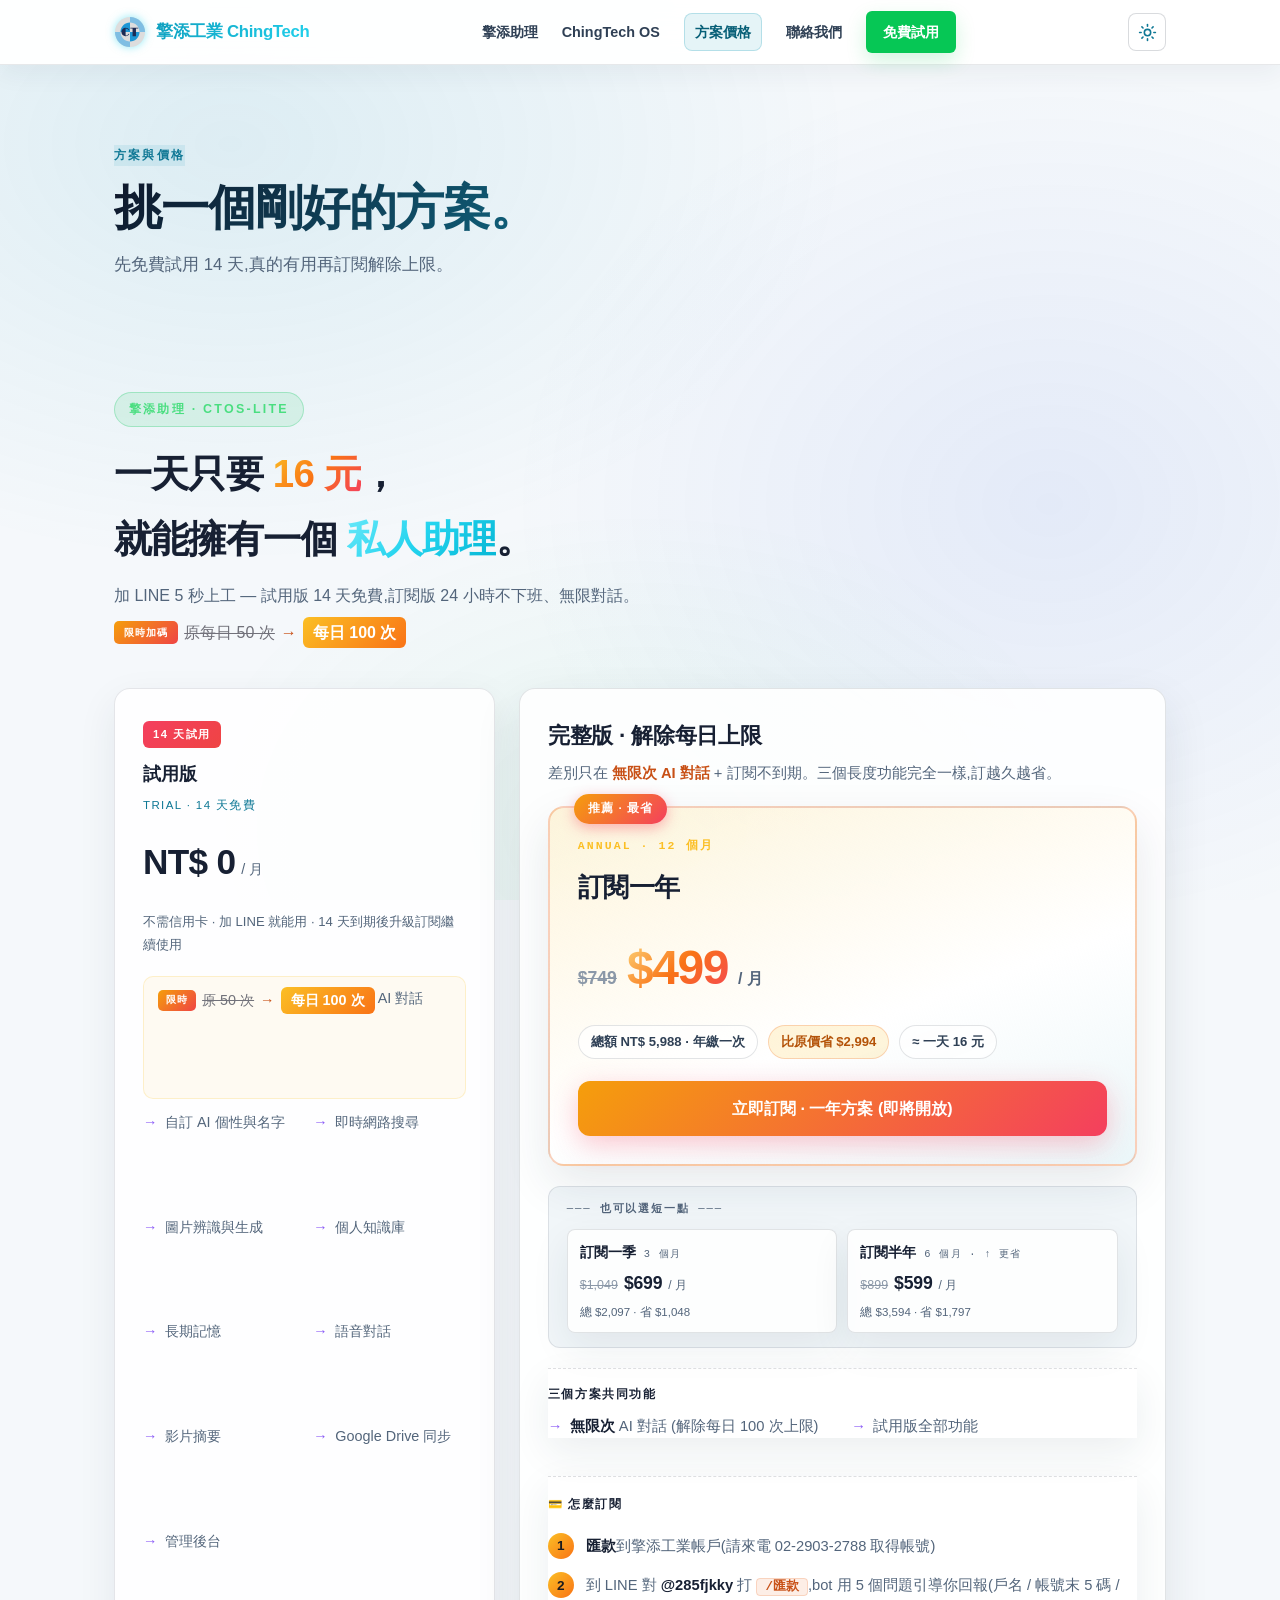
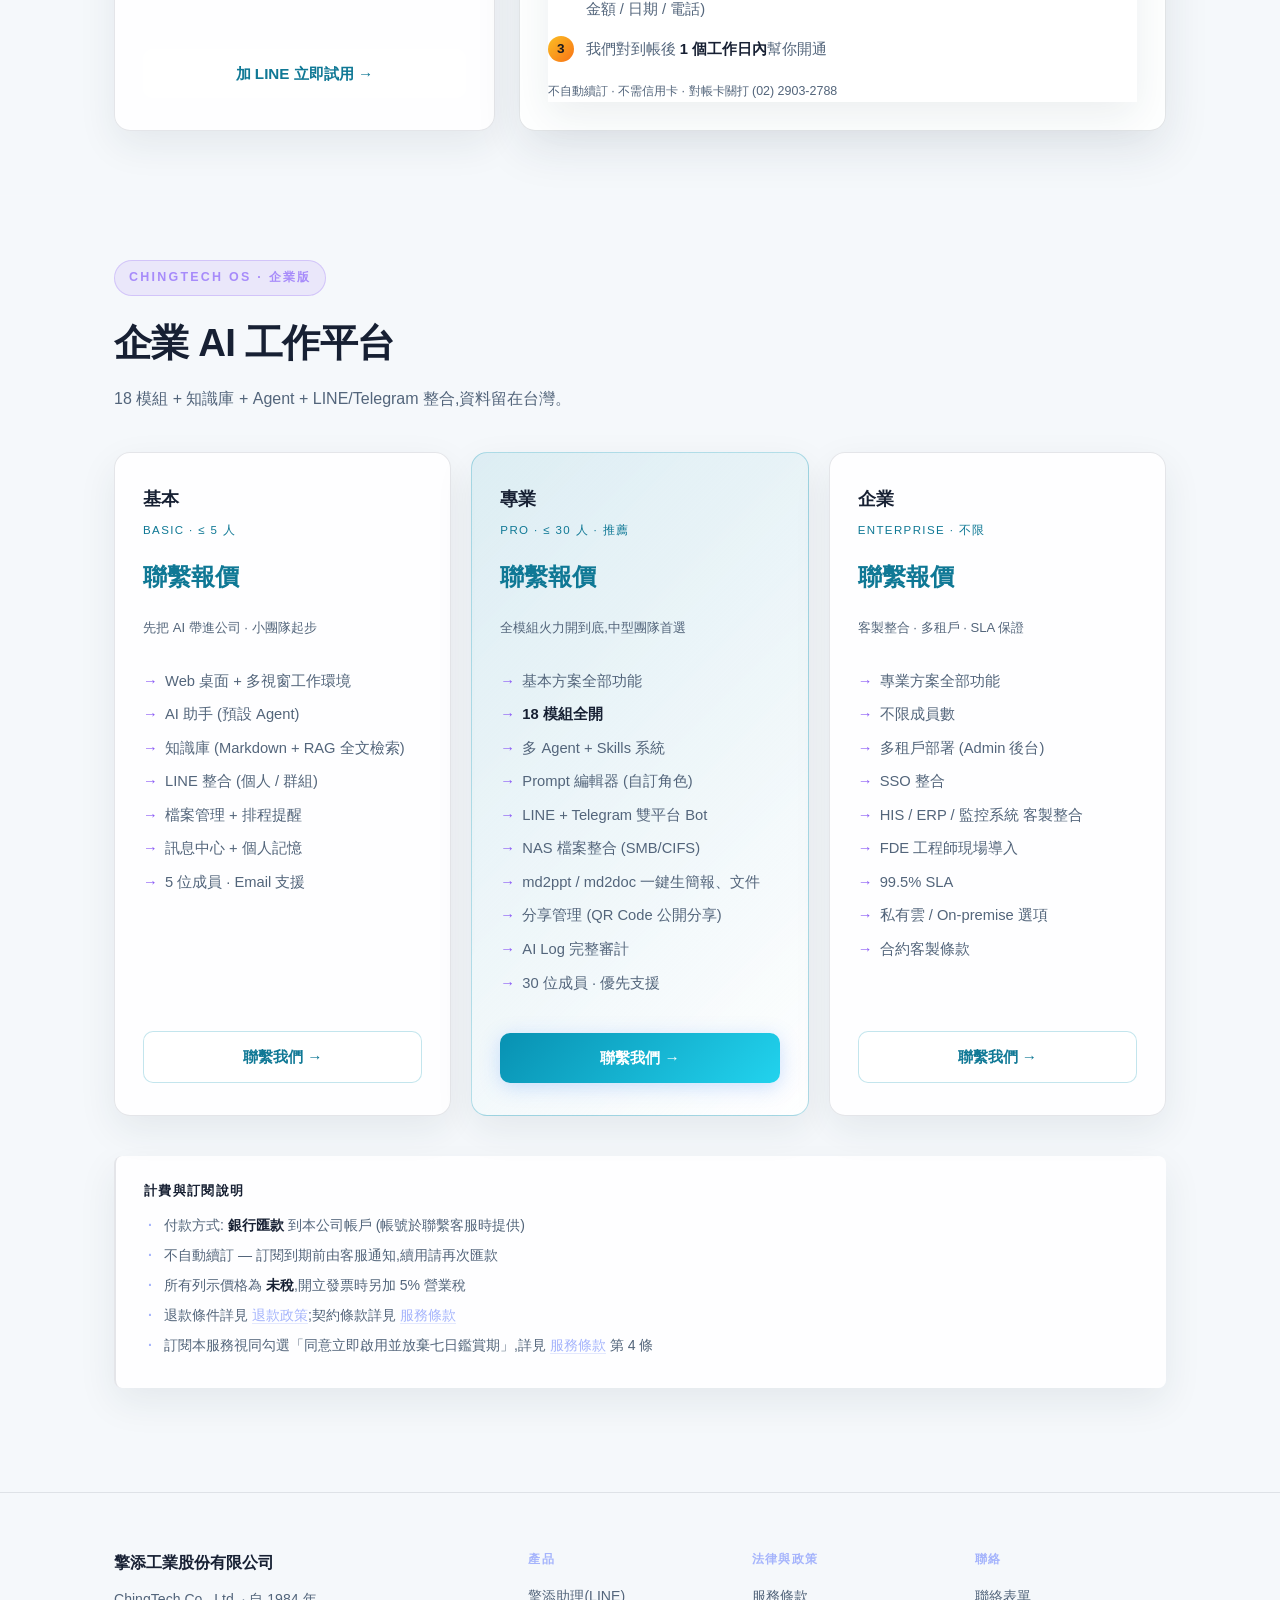
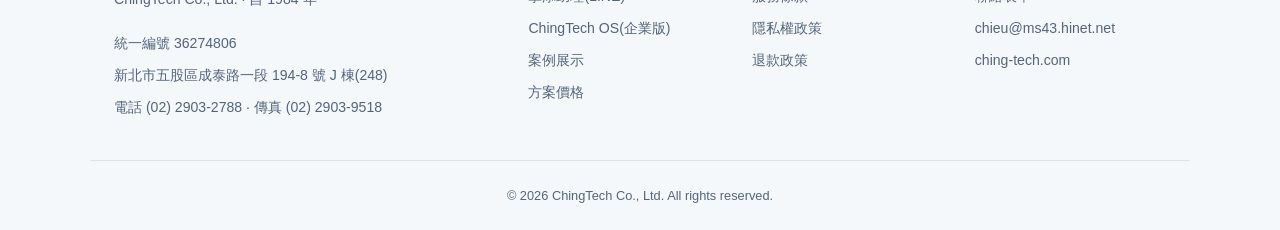
<file: pricing.html>
<!DOCTYPE html>
<html lang="zh-Hant">
<head>
  <meta charset="UTF-8">
  <meta name="viewport" content="width=device-width, initial-scale=1.0">
  <title>方案價格 — 擎添工業 ChingTech</title>
  <meta name="description" content="擎添助理 CTOS-Lite 與 ChingTech OS 企業版訂閱方案與價格,含功能對照、計費匯款說明與退款政策連結。">
  <link rel="canonical" href="https://ching-tech.github.io/pricing.html">
  <meta name="robots" content="index, follow">
  <meta property="og:type" content="website">
  <meta property="og:site_name" content="擎添工業 ChingTech">
  <meta property="og:locale" content="zh_TW">
  <meta property="og:title" content="方案價格 — 擎添工業 ChingTech">
  <meta property="og:description" content="擎添助理 CTOS-Lite 與 ChingTech OS 企業版訂閱方案與價格。">
  <meta property="og:url" content="https://ching-tech.github.io/pricing.html">
  <meta name="twitter:card" content="summary">
  <style>
    *, *::before, *::after { margin: 0; padding: 0; box-sizing: border-box; }
    html { scroll-behavior: smooth; }
    body {
      font-family: -apple-system, BlinkMacSystemFont, "Segoe UI", Roboto, "Noto Sans TC", sans-serif;
      background: #0a0a0f; color: #e0e0e8; line-height: 1.7; overflow-x: hidden;
    }
    a { color: inherit; text-decoration: none; }
    img { max-width: 100%; display: block; }
    .glow-bg {
      position: fixed; top: 0; left: 0; width: 100%; height: 100%;
      pointer-events: none; z-index: 0;
      background:
        radial-gradient(ellipse 600px 400px at 20% 20%, rgba(56, 130, 246, 0.06), transparent),
        radial-gradient(ellipse 500px 500px at 80% 60%, rgba(139, 92, 246, 0.05), transparent);
    }
    .container { max-width: 1100px; margin: 0 auto; padding: 0 24px; position: relative; z-index: 1; }

    /* ============================================================
       Canonical Nav · 以此為準,修改請同步所有標準頁
       Source: docs/superpowers/specs/2026-04-22-unified-nav-design.md
       Brand: /home/ct/SDD/brand/docs/02-visual-system.md
       ============================================================ */
    nav {
      position: fixed; top: 0; left: 0; right: 0; z-index: 100;
      background: rgba(10, 10, 15, 0.8);
      backdrop-filter: blur(16px);
      -webkit-backdrop-filter: blur(16px);
      border-bottom: 1px solid rgba(255,255,255,0.06);
    }
    nav .container {
      display: flex; align-items: center; justify-content: space-between;
      height: 64px;
    }
    .nav-logo {
      display: flex; align-items: center; gap: 10px;
      font-size: 1.05rem; font-weight: 700; letter-spacing: -0.02em;
      text-decoration: none;
      background: linear-gradient(135deg, #0891b2, #22d3ee);
      -webkit-background-clip: text; background-clip: text;
      -webkit-text-fill-color: transparent; color: transparent;
    }
    .nav-logo img {
      width: 32px; height: 32px;
      filter: drop-shadow(0 0 4px rgba(34, 211, 238, 0.5));
    }
    .nav-links { display: flex; gap: 24px; align-items: center; }
    .nav-links a {
      font-size: 0.9rem;
      color: #a0a0a0;
      text-decoration: none;
      transition: color 0.2s;
    }
    .nav-links a:hover { color: #f5f5f5; }
    .nav-links a.active { color: #22d3ee; }
    .nav-cta {
      padding: 8px 16px;
      background: #06c755;
      color: #fff !important;
      border-radius: 6px;
      font-weight: 600;
      font-size: 0.85rem;
      transition: background 0.2s, transform 0.2s;
    }
    .nav-cta:hover {
      background: #05b34b;
      transform: translateY(-1px);
      color: #fff !important;
    }
    @media (max-width: 720px) {
      nav .container { height: 56px; }
      .nav-logo { font-size: 0.95rem; }
      .nav-logo img { width: 28px; height: 28px; }
      .nav-links { gap: 14px; }
      .nav-links a { font-size: 0.8rem; }
      .nav-cta { padding: 6px 12px; font-size: 0.78rem; }
    }
    /* Hamburger button */
    .nav-toggle {
      display: none;
      width: 40px; height: 40px;
      background: transparent;
      border: none; cursor: pointer;
      padding: 0;
      align-items: center; justify-content: center;
      color: #a0a0a0;
      transition: color 0.2s;
      margin-left: 8px;
    }
    .nav-toggle:hover { color: #e0e0e8; }
    .nav-toggle svg { width: 22px; height: 22px; }
    .nav-toggle .icon-close { display: none; }
    body.nav-open .nav-toggle .icon-menu { display: none; }
    body.nav-open .nav-toggle .icon-close { display: block; }

    /* 小螢幕 nav:漢堡抽屜 */
    @media (max-width: 560px) {
      nav .container { height: 56px; }
      .nav-logo { font-size: 0.85rem; }
      .nav-logo img { width: 26px; height: 26px; }
      .nav-toggle { display: flex; }

      .nav-links {
        position: fixed;
        top: 56px; left: 0; right: 0;
        background: rgba(10, 10, 15, 0.98);
        backdrop-filter: blur(18px);
        -webkit-backdrop-filter: blur(18px);
        padding: 16px 24px 24px;
        flex-direction: column;
        gap: 0;
        align-items: stretch;
        border-bottom: 1px solid rgba(255,255,255,0.08);
        transform: translateY(-120%);
        transition: transform 0.28s ease;
        z-index: 99;
      }
      body.nav-open .nav-links { transform: translateY(0); }
      .nav-links a {
        padding: 14px 8px;
        font-size: 1rem;
        border-bottom: 1px solid rgba(255,255,255,0.06);
        color: #c0c0d0;
        display: block;
      }
      .nav-links a:last-child { border-bottom: none; }
      .nav-links a.nav-cta {
        margin-top: 14px;
        text-align: center;
        padding: 12px 20px;
        font-size: 0.95rem;
      }
    }
    /* === End Canonical Nav === */

    .page-header { padding: 140px 0 48px; }
    .page-eyebrow {
      display: inline-block; font-size: 0.78rem; font-weight: 600;
      text-transform: uppercase; letter-spacing: 0.18em;
      color: #a5b4fc; margin-bottom: 14px;
    }
    .page-title {
      font-size: clamp(2rem, 4.5vw, 3rem);
      font-weight: 800; letter-spacing: -0.02em;
      line-height: 1.15; margin-bottom: 16px; color: #f0f0f8;
    }
    .page-lede { font-size: 1.05rem; color: #8888a0; max-width: 640px; }

    .product-section { padding: 64px 0; }
    .product-section + .product-section {
      border-top: 1px solid rgba(255,255,255,0.05);
    }
    .product-eyebrow {
      display: inline-block; font-size: 0.78rem; font-weight: 600;
      text-transform: uppercase; letter-spacing: 0.18em;
      padding: 6px 14px; border-radius: 20px; margin-bottom: 14px;
    }
    .eyebrow-jinn {
      color: #4ade80; background: rgba(6, 199, 85, 0.1);
      border: 1px solid rgba(6, 199, 85, 0.25);
    }
    .eyebrow-os {
      color: #a78bfa; background: rgba(139, 92, 246, 0.1);
      border: 1px solid rgba(139, 92, 246, 0.25);
    }
    .product-title {
      font-size: clamp(1.8rem, 3.5vw, 2.4rem);
      font-weight: 800; letter-spacing: -0.02em;
      margin-bottom: 10px; color: #f0f0f8;
    }
    .product-title .hl-orange {
      background: linear-gradient(135deg, #fbbf24, #f97316, #f43f5e);
      -webkit-background-clip: text; background-clip: text; color: transparent;
    }
    .product-title .hl-cyan {
      background: linear-gradient(135deg, #67e8f9, #22d3ee, #06b6d4);
      -webkit-background-clip: text; background-clip: text; color: transparent;
    }
    .product-desc { color: #8888a0; margin-bottom: 40px; max-width: 620px; }

    .plans-grid {
      display: grid;
      grid-template-columns: repeat(auto-fit, minmax(280px, 1fr));
      gap: 20px;
    }
    .plan-card {
      background: rgba(255,255,255,0.03);
      border: 1px solid rgba(255,255,255,0.08);
      border-radius: 16px; padding: 32px 28px;
      display: flex; flex-direction: column;
      transition: all 0.25s;
    }
    .plan-card:hover {
      transform: translateY(-4px);
      border-color: rgba(255,255,255,0.15);
    }
    .plan-card.featured {
      border-color: rgba(165,180,252,0.3);
      background: linear-gradient(135deg, rgba(139, 92, 246, 0.05), rgba(56, 130, 246, 0.05));
    }
    .plan-name {
      font-size: 1.1rem; font-weight: 700; color: #e0e0e8;
      margin-bottom: 6px;
    }
    .plan-tag {
      display: inline-block; font-size: 0.72rem; letter-spacing: 0.12em;
      color: #a5b4fc; margin-bottom: 16px; text-transform: uppercase;
    }
    .plan-price {
      display: flex; align-items: baseline; gap: 6px;
      margin-bottom: 20px;
    }
    .plan-price .amount {
      font-size: 2.2rem; font-weight: 800; color: #f0f0f8;
      letter-spacing: -0.02em;
    }
    .plan-price .unit { color: #8888a0; font-size: 0.9rem; }
    .plan-price .contact {
      font-size: 1.5rem; font-weight: 700; color: #a5b4fc;
    }
    .plan-promo-tag {
      display: inline-block; align-self: flex-start;
      font-size: 0.7rem; font-weight: 800; letter-spacing: 0.14em;
      text-transform: uppercase;
      background: linear-gradient(135deg, #f43f5e, #ef4444);
      color: #fff; padding: 4px 10px; border-radius: 6px;
      margin-bottom: 12px;
    }
    .plan-card .price-old {
      font-size: 1.05rem; color: #71717a;
      text-decoration: line-through; margin-right: 6px;
      font-weight: 600;
    }
    .plan-total {
      font-size: 0.86rem; color: #a5b4fc; font-weight: 600;
      margin: -10px 0 10px;
    }
    .plan-save {
      display: inline-flex; align-self: flex-start; align-items: center; gap: 4px;
      font-size: 0.78rem; font-weight: 700;
      color: #fbbf24;
      background: rgba(251, 191, 36, 0.10);
      border: 1px solid rgba(251, 191, 36, 0.30);
      padding: 4px 10px; border-radius: 999px;
      margin-bottom: 14px;
    }
    /* ── Trial + Full(billing tiles) Layout ── */
    .lite-layout {
      display: grid; grid-template-columns: 1fr 1.7fr; gap: 24px; align-items: stretch;
    }
    @media (max-width: 900px) { .lite-layout { grid-template-columns: 1fr; } }

    /* 試用卡內部排版 - 2 欄 features 對齊右側節奏 */
    .lite-layout .plan-card .plan-features {
      display: grid; grid-template-columns: 1fr 1fr; gap: 8px 18px;
      margin-bottom: 22px;
    }
    .lite-layout .plan-card .plan-features li {
      margin: 0; font-size: 0.9rem;
    }
    .lite-layout .plan-card .plan-features li:first-child {
      grid-column: 1 / -1; padding-left: 0;
      padding: 10px 14px; border-radius: 10px;
      background: rgba(251, 191, 36, 0.06);
      border: 1px solid rgba(251, 191, 36, 0.20);
      margin-bottom: 4px;
    }
    .lite-layout .plan-card .plan-features li:first-child::before { content: none; }
    @media (max-width: 640px) {
      .lite-layout .plan-card .plan-features { grid-template-columns: 1fr; }
    }

    .full-wrapper {
      background: rgba(255,255,255,0.03);
      border: 1px solid rgba(255,255,255,0.08);
      border-radius: 16px; padding: 28px;
      display: flex; flex-direction: column; gap: 20px;
    }
    .full-header { display: flex; flex-direction: column; gap: 6px; }
    .full-header .full-name {
      font-size: 1.4rem; font-weight: 800; color: #fff; letter-spacing: -0.01em;
    }
    .full-header .full-sub { color: #8888a0; font-size: 0.92rem; }

    /* ── Recommended hero + small alternatives ── */
    .recommended-hero {
      position: relative;
      background: linear-gradient(160deg, rgba(251,113,133,0.10) 0%, rgba(245,158,11,0.06) 60%, rgba(0,0,0,0.30) 100%);
      border: 2px solid rgba(251,113,133,0.45);
      border-radius: 16px; padding: 28px;
      display: flex; flex-direction: column; gap: 14px;
      box-shadow: 0 20px 60px rgba(251,113,133,0.10);
    }
    .recommended-hero::before {
      content: "推薦 · 最省"; position: absolute; top: -14px; left: 24px;
      background: linear-gradient(135deg, #f59e0b, #f43f5e);
      color: #fff; font-size: 0.72rem; font-weight: 800;
      padding: 5px 14px; border-radius: 999px;
      letter-spacing: 0.10em; box-shadow: 0 4px 14px rgba(244,63,94,0.40);
    }
    .recommended-hero .rec-len {
      font-family: 'JetBrains Mono', monospace; font-size: 0.72rem;
      letter-spacing: 0.18em; color: #fbbf24; text-transform: uppercase;
      font-weight: 700;
    }
    .recommended-hero .rec-name {
      font-size: 1.6rem; font-weight: 900; color: #fff; letter-spacing: -0.02em;
      margin-top: -4px;
    }
    .recommended-hero .rec-price {
      display: flex; align-items: baseline; gap: 10px; margin-top: 4px;
    }
    .recommended-hero .rec-price .old {
      font-size: 1.1rem; color: #71717a; text-decoration: line-through; font-weight: 600;
    }
    .recommended-hero .rec-price .now {
      font-size: 3rem; font-weight: 900; letter-spacing: -0.03em;
      background: linear-gradient(135deg, #fde68a, #f97316, #f43f5e);
      -webkit-background-clip: text; background-clip: text; color: transparent;
    }
    .recommended-hero .rec-price .unit { color: #cfcfd6; font-size: 1rem; font-weight: 600; }
    .recommended-hero .rec-meta {
      display: flex; flex-wrap: wrap; gap: 10px; margin-top: 2px;
    }
    .recommended-hero .meta-pill {
      font-size: 0.82rem; padding: 5px 12px; border-radius: 999px;
      background: rgba(255,255,255,0.05); color: #e0e0e8; font-weight: 600;
      border: 1px solid rgba(255,255,255,0.10);
    }
    .recommended-hero .meta-pill.save {
      color: #fbbf24; background: rgba(251,191,36,0.10); border-color: rgba(251,191,36,0.30);
    }
    .recommended-hero .rec-cta {
      margin-top: 8px;
      padding: 14px 20px; border-radius: 12px;
      font-size: 1rem; font-weight: 800;
      background: linear-gradient(135deg, #f59e0b, #f43f5e);
      color: #fff; border: none; text-align: center;
      cursor: pointer; box-shadow: 0 8px 28px rgba(244,63,94,0.30);
      transition: transform 0.2s, box-shadow 0.2s;
    }
    .recommended-hero .rec-cta:hover { transform: translateY(-2px); box-shadow: 0 12px 36px rgba(244,63,94,0.50); }

    .alt-options {
      display: grid; grid-template-columns: repeat(2, 1fr); gap: 10px;
      padding: 14px 18px;
      background: rgba(255,255,255,0.02);
      border: 1px solid rgba(255,255,255,0.08);
      border-radius: 12px;
    }
    @media (max-width: 640px) { .alt-options { grid-template-columns: 1fr; } }
    .alt-options .alt-label {
      grid-column: 1 / -1;
      font-family: 'JetBrains Mono', monospace; font-size: 0.66rem;
      letter-spacing: 0.18em; color: #8888a0; text-transform: uppercase; font-weight: 700;
    }
    .alt-tile {
      display: flex; flex-direction: column; gap: 4px;
      padding: 10px 12px; border-radius: 8px;
      background: rgba(255,255,255,0.02);
      border: 1px solid rgba(255,255,255,0.06);
      cursor: pointer; transition: all 0.2s;
    }
    .alt-tile:hover { border-color: rgba(165,180,252,0.30); transform: translateY(-1px); }
    .alt-tile .alt-len {
      display: flex; align-items: baseline; gap: 8px;
      font-size: 0.9rem; font-weight: 700; color: #e0e0e8;
    }
    .alt-tile .alt-len small {
      font-family: 'JetBrains Mono', monospace; font-size: 0.65rem;
      letter-spacing: 0.12em; color: #71717a; font-weight: 500;
    }
    .alt-tile .alt-price {
      display: flex; align-items: baseline; gap: 6px;
    }
    .alt-tile .alt-price s { color: #71717a; font-size: 0.78rem; font-weight: 500; }
    .alt-tile .alt-price b { color: #f0f0f8; font-size: 1.1rem; font-weight: 800; letter-spacing: -0.01em; }
    .alt-tile .alt-price .u { color: #8888a0; font-size: 0.75rem; }
    .alt-tile .alt-detail { font-size: 0.72rem; color: #8888a0; }

    .shared-features {
      border-top: 1px dashed rgba(255,255,255,0.10);
      padding-top: 16px; margin-top: auto;
    }
    .shared-features h4 {
      font-size: 0.72rem; font-weight: 800; letter-spacing: 0.14em;
      color: #a5b4fc; text-transform: uppercase; margin-bottom: 10px;
    }
    .shared-features ul {
      list-style: none; padding: 0; margin: 0;
      display: grid; grid-template-columns: 1fr 1fr; gap: 6px 18px;
    }
    @media (max-width: 640px) { .shared-features ul { grid-template-columns: 1fr; } }
    .shared-features li {
      position: relative; padding-left: 22px; color: #c0c0d0;
      font-size: 0.92rem; line-height: 1.6;
    }
    .shared-features li::before {
      content: "→"; position: absolute; left: 0;
      color: #8b5cf6; font-weight: 700;
    }
    .shared-features strong { color: #e0e0e8; }

    .payment-flow {
      border-top: 1px dashed rgba(255,255,255,0.10);
      padding-top: 18px; margin-top: 18px;
    }
    .payment-flow h4 {
      font-size: 0.72rem; font-weight: 800; letter-spacing: 0.14em;
      color: #fbbf24; text-transform: uppercase; margin-bottom: 12px;
    }
    .payment-flow ol {
      list-style: none; padding: 0; margin: 0 0 12px 0;
      counter-reset: pay;
    }
    .payment-flow li {
      counter-increment: pay; position: relative;
      padding: 8px 0 8px 38px; color: #c0c0d0;
      font-size: 0.92rem; line-height: 1.6;
    }
    .payment-flow li::before {
      content: counter(pay); position: absolute; left: 0; top: 6px;
      width: 26px; height: 26px; display: grid; place-items: center;
      background: linear-gradient(135deg, #fbbf24, #f97316);
      color: #1a1a1f; font-weight: 800; font-size: 0.85rem;
      border-radius: 50%;
    }
    .payment-flow li strong { color: #fbbf24; }
    .payment-flow code {
      background: rgba(251,191,36,0.12);
      color: #fbbf24; padding: 1px 8px; border-radius: 4px;
      font-family: 'JetBrains Mono', monospace; font-size: 0.85em;
      font-weight: 700;
    }
    .payment-note {
      font-size: 0.78rem; color: #8888a0; margin-top: 4px;
    }

    .plan-card.fire { border-color: rgba(251, 113, 133, 0.45); position: relative; }
    .plan-card.fire::before {
      content: "最省"; position: absolute; top: -11px; right: 16px;
      background: linear-gradient(135deg, #f59e0b, #f43f5e);
      color: #fff; font-size: 0.72rem; font-weight: 800;
      padding: 5px 11px; border-radius: 999px;
      letter-spacing: 0.10em;
    }
    .plan-note { font-size: 0.82rem; color: #6e6e78; margin-bottom: 20px; }
    .plan-features { list-style: none; padding: 0; margin: 0 0 28px; flex: 1; }
    .plan-features li {
      position: relative; padding-left: 22px; color: #c0c0d0;
      margin: 10px 0; font-size: 0.92rem; line-height: 1.6;
    }
    .plan-features li::before {
      content: "→"; position: absolute; left: 0;
      color: #8b5cf6; font-weight: 700;
    }
    .plan-features li.muted { color: #6e6e78; }
    .plan-features li.muted::before { color: #4a4a58; }
    .plan-features strong { color: #e0e0e8; }
    .btn-plan {
      display: inline-flex; justify-content: center; align-items: center;
      padding: 12px 20px; border-radius: 10px;
      font-size: 0.95rem; font-weight: 600;
      transition: all 0.25s;
      border: 1px solid rgba(165,180,252,0.3);
      background: transparent; color: #a5b4fc;
    }
    .btn-plan:hover {
      background: rgba(165,180,252,0.08);
      border-color: rgba(165,180,252,0.5);
    }
    .btn-plan.primary {
      background: linear-gradient(135deg, #3882f6, #6366f1);
      color: #fff; border: none;
      box-shadow: 0 4px 20px rgba(56, 130, 246, 0.25);
    }
    .btn-plan.primary:hover {
      box-shadow: 0 8px 32px rgba(56, 130, 246, 0.4);
      transform: translateY(-2px);
    }
    .btn-plan.line {
      background: #06c755; color: #fff; border: none;
    }
    .btn-plan.line:hover { background: #05b34b; }
    .btn-plan.disabled {
      pointer-events: none; opacity: 0.55; cursor: not-allowed;
    }

    .billing-notes {
      margin-top: 40px; padding: 24px 28px;
      background: rgba(255,255,255,0.02);
      border-left: 2px solid #8b5cf6;
      border-radius: 8px;
    }
    .billing-notes h4 {
      font-size: 0.82rem; letter-spacing: 0.1em;
      color: #a5b4fc; text-transform: uppercase;
      margin-bottom: 12px;
    }
    .billing-notes ul { list-style: none; padding: 0; }
    .billing-notes li {
      position: relative; padding-left: 20px;
      font-size: 0.88rem; color: #9e9eaa; margin: 6px 0;
      line-height: 1.7;
    }
    .billing-notes li::before {
      content: "·"; position: absolute; left: 4px;
      color: #a5b4fc; font-weight: 700;
    }
    .billing-notes a {
      color: #a5b4fc; border-bottom: 1px solid rgba(165,180,252,0.3);
    }
    .billing-notes strong { color: #e0e0e8; }

    footer {
      border-top: 1px solid rgba(255,255,255,0.06);
      padding: 56px 0 24px; margin-top: 40px; font-size: 0.88rem;
    }
    .footer-grid {
      display: grid; grid-template-columns: 2fr 1fr 1fr 1fr;
      gap: 32px; padding-bottom: 40px;
    }
    .footer-col { display: flex; flex-direction: column; gap: 8px; }
    .footer-brand { font-weight: 700; font-size: 1rem; color: #e0e0e8; margin-bottom: 4px; }
    .footer-label {
      font-size: 0.75rem; text-transform: uppercase; letter-spacing: 0.12em;
      color: #a5b4fc; margin-bottom: 8px; font-weight: 600;
    }
    .footer-col a { color: #8888a0; transition: color 0.2s; }
    .footer-col a:hover { color: #e0e0e8; }
    .footer-muted { color: #6e6e78; line-height: 1.7; }
    .footer-bottom {
      border-top: 1px solid rgba(255,255,255,0.04);
      padding-top: 24px; color: #555; text-align: center; font-size: 0.8rem;
    }

    @media (max-width: 720px) { .footer-grid { grid-template-columns: 1fr 1fr; } }
    @media (max-width: 480px) { .footer-grid { grid-template-columns: 1fr; gap: 24px; } }
  </style>
  <script src="site-theme.js"></script>
  <link rel="stylesheet" href="site-theme.css">
</head>
<body>

<div class="glow-bg"></div>

<!-- === Canonical Nav · 以此為準,修改請同步所有標準頁 === -->
<!-- === Source: docs/superpowers/specs/2026-04-22-unified-nav-design.md === -->
<nav>
  <div class="container">
    <a href="index.html" class="nav-logo" aria-label="擎添工業 ChingTech 首頁">
      <img src="images/CTLogo.svg" alt="擎添工業 Logo">擎添工業 ChingTech
    </a>
    <div class="nav-links">
      <a href="ctos-lite.html" data-nav="ctos-lite">擎添助理</a>
      <a href="ching-tech-os.html" data-nav="ching-tech-os">ChingTech OS</a>
      <a href="pricing.html" data-nav="pricing" class="active">方案價格</a>
      <a href="contact.html" data-nav="contact">聯絡我們</a>
      <a href="https://line.me/R/ti/p/@285fjkky" target="_blank" rel="noreferrer" class="nav-cta">免費試用</a>
    </div>
    <button class="nav-toggle" aria-label="選單" aria-expanded="false" type="button">
        <svg class="icon-menu" viewBox="0 0 24 24" fill="none" stroke="currentColor" stroke-width="2" stroke-linecap="round" stroke-linejoin="round"><line x1="3" y1="6" x2="21" y2="6"/><line x1="3" y1="12" x2="21" y2="12"/><line x1="3" y1="18" x2="21" y2="18"/></svg>
        <svg class="icon-close" viewBox="0 0 24 24" fill="none" stroke="currentColor" stroke-width="2" stroke-linecap="round" stroke-linejoin="round"><line x1="18" y1="6" x2="6" y2="18"/><line x1="6" y1="6" x2="18" y2="18"/></svg>
      </button>
  </div>
</nav>

<header class="page-header">
  <div class="container">
    <span class="page-eyebrow">方案與價格</span>
    <h1 class="page-title">挑一個剛好的方案。</h1>
    <p class="page-lede">先免費試用 14 天,真的有用再訂閱解除上限。</p>
  </div>
</header>

<main>

<section class="product-section" id="ctos-lite">
  <div class="container">
    <span class="product-eyebrow eyebrow-jinn">擎添助理 · CTOS-Lite</span>
    <h2 class="product-title">一天只要 <span class="hl-orange">16 元</span>，<br>就能擁有一個 <span class="hl-cyan">私人助理</span>。</h2>
    <p class="product-desc">加 LINE 5 秒上工 — 試用版 14 天免費,訂閱版 24 小時不下班、無限對話。<br/><span style="display:inline-flex;align-items:center;gap:6px;margin-top:8px;flex-wrap:wrap"><span style="font-size:0.65rem;font-weight:800;letter-spacing:0.10em;color:#fff;background:linear-gradient(135deg,#f59e0b,#ef4444);padding:3px 10px;border-radius:5px">限時加碼</span><s style="color:#71717a">原每日 50 次</s><span style="color:#fbbf24;font-weight:700">→</span><span style="background:linear-gradient(135deg,#fbbf24,#f97316);color:#fff;font-weight:800;padding:2px 10px;border-radius:6px">每日 100 次</span></span></p>

    <div class="lite-layout">
      <!-- Trial card -->
      <div class="plan-card">
        <div class="plan-promo-tag">14 天試用</div>
        <div class="plan-name">試用版</div>
        <div class="plan-tag">Trial · 14 天免費</div>
        <div class="plan-price">
          <span class="amount">NT$ 0</span>
          <span class="unit">/ 月</span>
        </div>
        <div class="plan-note">不需信用卡 · 加 LINE 就能用 · 14 天到期後升級訂閱繼續使用</div>
        <ul class="plan-features">
          <li><span style="display:inline-flex;align-items:center;gap:6px;flex-wrap:wrap"><span style="font-size:0.65rem;font-weight:800;letter-spacing:0.10em;color:#fff;background:linear-gradient(135deg,#f59e0b,#ef4444);padding:2px 8px;border-radius:5px">限時</span><s style="color:#71717a">原 50 次</s><span style="color:#fbbf24;font-weight:700">→</span><span style="background:linear-gradient(135deg,#fbbf24,#f97316);color:#fff;font-weight:800;padding:2px 10px;border-radius:6px">每日 100 次</span></span> AI 對話</li>
          <li>自訂 AI 個性與名字</li>
          <li>即時網路搜尋</li>
          <li>圖片辨識與生成</li>
          <li>個人知識庫</li>
          <li>長期記憶</li>
          <li>語音對話</li>
          <li>影片摘要</li>
          <li>Google Drive 同步</li>
          <li>管理後台</li>
        </ul>
        <a href="https://line.me/R/ti/p/@285fjkky" target="_blank" class="btn-plan line">加 LINE 立即試用 →</a>
      </div>

      <!-- Full subscription -->
      <div class="full-wrapper">
        <div class="full-header">
          <div class="full-name">完整版 · 解除每日上限</div>
          <div class="full-sub">差別只在 <b style="color:#fbbf24">無限次 AI 對話</b> + 訂閱不到期。三個長度功能完全一樣,訂越久越省。</div>
        </div>

        <!-- Recommended hero -->
        <div class="recommended-hero">
          <div class="rec-len">Annual · 12 個月</div>
          <div class="rec-name">訂閱一年</div>
          <div class="rec-price">
            <span class="old">$749</span>
            <span class="now">$499</span>
            <span class="unit">/ 月</span>
          </div>
          <div class="rec-meta">
            <span class="meta-pill">總額 NT$ 5,988 · 年繳一次</span>
            <span class="meta-pill save">比原價省 $2,994</span>
            <span class="meta-pill">≈ 一天 16 元</span>
          </div>
          <div class="rec-cta">立即訂閱 · 一年方案 (即將開放)</div>
        </div>

        <!-- Smaller alternatives -->
        <div class="alt-options">
          <div class="alt-label">─── 也可以選短一點 ───</div>
          <div class="alt-tile">
            <div class="alt-len">訂閱一季 <small>3 個月</small></div>
            <div class="alt-price">
              <s>$1,049</s>
              <b>$699</b>
              <span class="u">/ 月</span>
            </div>
            <div class="alt-detail">總 $2,097 · 省 $1,048</div>
          </div>
          <div class="alt-tile">
            <div class="alt-len">訂閱半年 <small>6 個月 · ↑ 更省</small></div>
            <div class="alt-price">
              <s>$899</s>
              <b>$599</b>
              <span class="u">/ 月</span>
            </div>
            <div class="alt-detail">總 $3,594 · 省 $1,797</div>
          </div>
        </div>

        <div class="shared-features">
          <h4>三個方案共同功能</h4>
          <ul>
            <li><strong>無限次</strong> AI 對話 (解除每日 100 次上限)</li>
            <li>試用版全部功能</li>
          </ul>
        </div>

        <div class="payment-flow">
          <h4>💳 怎麼訂閱</h4>
          <ol>
            <li><strong>匯款</strong>到擎添工業帳戶(請來電 02-2903-2788 取得帳號)</li>
            <li>到 LINE 對 <strong>@285fjkky</strong> 打 <code>/匯款</code>,bot 用 5 個問題引導你回報(戶名 / 帳號末 5 碼 / 金額 / 日期 / 電話)</li>
            <li>我們對到帳後 <strong>1 個工作日內</strong>幫你開通</li>
          </ol>
          <p class="payment-note">不自動續訂 · 不需信用卡 · 對帳卡關打 (02) 2903-2788</p>
        </div>
      </div>
    </div>
  </div>
</section>

<section class="product-section" id="ching-tech-os">
  <div class="container">
    <span class="product-eyebrow eyebrow-os">ChingTech OS · 企業版</span>
    <h2 class="product-title">企業 AI 工作平台</h2>
    <p class="product-desc">18 模組 + 知識庫 + Agent + LINE/Telegram 整合,資料留在台灣。</p>

    <div class="plans-grid">
      <div class="plan-card">
        <div class="plan-name">基本</div>
        <div class="plan-tag">Basic · ≤ 5 人</div>
        <div class="plan-price">
          <span class="contact">聯繫報價</span>
        </div>
        <div class="plan-note">先把 AI 帶進公司 · 小團隊起步</div>
        <ul class="plan-features">
          <li>Web 桌面 + 多視窗工作環境</li>
          <li>AI 助手 (預設 Agent)</li>
          <li>知識庫 (Markdown + RAG 全文檢索)</li>
          <li>LINE 整合 (個人 / 群組)</li>
          <li>檔案管理 + 排程提醒</li>
          <li>訊息中心 + 個人記憶</li>
          <li>5 位成員 · Email 支援</li>
        </ul>
        <a href="contact.html" class="btn-plan">聯繫我們 →</a>
      </div>

      <div class="plan-card featured">
        <div class="plan-name">專業</div>
        <div class="plan-tag">Pro · ≤ 30 人 · 推薦</div>
        <div class="plan-price">
          <span class="contact">聯繫報價</span>
        </div>
        <div class="plan-note">全模組火力開到底,中型團隊首選</div>
        <ul class="plan-features">
          <li>基本方案全部功能</li>
          <li><strong>18 模組全開</strong></li>
          <li>多 Agent + Skills 系統</li>
          <li>Prompt 編輯器 (自訂角色)</li>
          <li>LINE + Telegram 雙平台 Bot</li>
          <li>NAS 檔案整合 (SMB/CIFS)</li>
          <li>md2ppt / md2doc 一鍵生簡報、文件</li>
          <li>分享管理 (QR Code 公開分享)</li>
          <li>AI Log 完整審計</li>
          <li>30 位成員 · 優先支援</li>
        </ul>
        <a href="contact.html" class="btn-plan primary">聯繫我們 →</a>
      </div>

      <div class="plan-card">
        <div class="plan-name">企業</div>
        <div class="plan-tag">Enterprise · 不限</div>
        <div class="plan-price">
          <span class="contact">聯繫報價</span>
        </div>
        <div class="plan-note">客製整合 · 多租戶 · SLA 保證</div>
        <ul class="plan-features">
          <li>專業方案全部功能</li>
          <li>不限成員數</li>
          <li>多租戶部署 (Admin 後台)</li>
          <li>SSO 整合</li>
          <li>HIS / ERP / 監控系統 客製整合</li>
          <li>FDE 工程師現場導入</li>
          <li>99.5% SLA</li>
          <li>私有雲 / On-premise 選項</li>
          <li>合約客製條款</li>
        </ul>
        <a href="contact.html" class="btn-plan">聯繫我們 →</a>
      </div>
    </div>

    <div class="billing-notes">
      <h4>計費與訂閱說明</h4>
      <ul>
        <li>付款方式: <strong>銀行匯款</strong> 到本公司帳戶 (帳號於聯繫客服時提供)</li>
        <li>不自動續訂 — 訂閱到期前由客服通知,續用請再次匯款</li>
        <li>所有列示價格為 <strong>未稅</strong>,開立發票時另加 5% 營業稅</li>
        <li>退款條件詳見 <a href="refund.html">退款政策</a>;契約條款詳見 <a href="terms.html">服務條款</a></li>
        <li>訂閱本服務視同勾選「同意立即啟用並放棄七日鑑賞期」,詳見 <a href="terms.html">服務條款</a> 第 4 條</li>
      </ul>
    </div>
  </div>
</section>

</main>

<footer>
  <div class="container footer-grid">
    <div class="footer-col">
      <div class="footer-brand">擎添工業股份有限公司</div>
      <div class="footer-muted">ChingTech Co., Ltd. · 自 1984 年</div>
      <div class="footer-muted" style="margin-top: 12px;">統一編號 36274806</div>
      <div class="footer-muted">新北市五股區成泰路一段 194-8 號 J 棟(248)</div>
      <div class="footer-muted">電話 (02) 2903-2788 · 傳真 (02) 2903-9518</div>
    </div>
    <div class="footer-col">
      <div class="footer-label">產品</div>
      <a href="ctos-lite.html">擎添助理(LINE)</a>
      <a href="ching-tech-os.html">ChingTech OS(企業版)</a>
      
      <a href="https://ching-tech.github.io/chingtech-case-hub/" target="_blank" rel="noreferrer">案例展示</a>
      <a href="pricing.html">方案價格</a>
    </div>
    <div class="footer-col">
      <div class="footer-label">法律與政策</div>
      <a href="terms.html">服務條款</a>
      <a href="privacy.html">隱私權政策</a>
      <a href="refund.html">退款政策</a>
    </div>
    <div class="footer-col">
      <div class="footer-label">聯絡</div>
      <a href="contact.html">聯絡表單</a>
      <a href="mailto:chieu@ms43.hinet.net">chieu@ms43.hinet.net</a>
      <a href="https://ching-tech.com" target="_blank">ching-tech.com</a>
    </div>
  </div>
  <div class="container footer-bottom">
    © 2026 ChingTech Co., Ltd. All rights reserved.
  </div>
</footer>

<script>
(function(){
  var btn = document.querySelector('.nav-toggle');
  if (!btn) return;
  function close(){ document.body.classList.remove('nav-open'); btn.setAttribute('aria-expanded','false'); }
  btn.addEventListener('click', function(){
    var open = document.body.classList.toggle('nav-open');
    btn.setAttribute('aria-expanded', open);
  });
  document.querySelectorAll('.nav-links a').forEach(function(a){ a.addEventListener('click', close); });
  document.addEventListener('keydown', function(e){ if (e.key === 'Escape') close(); });
})();
</script>
</body>
</html>
</file>
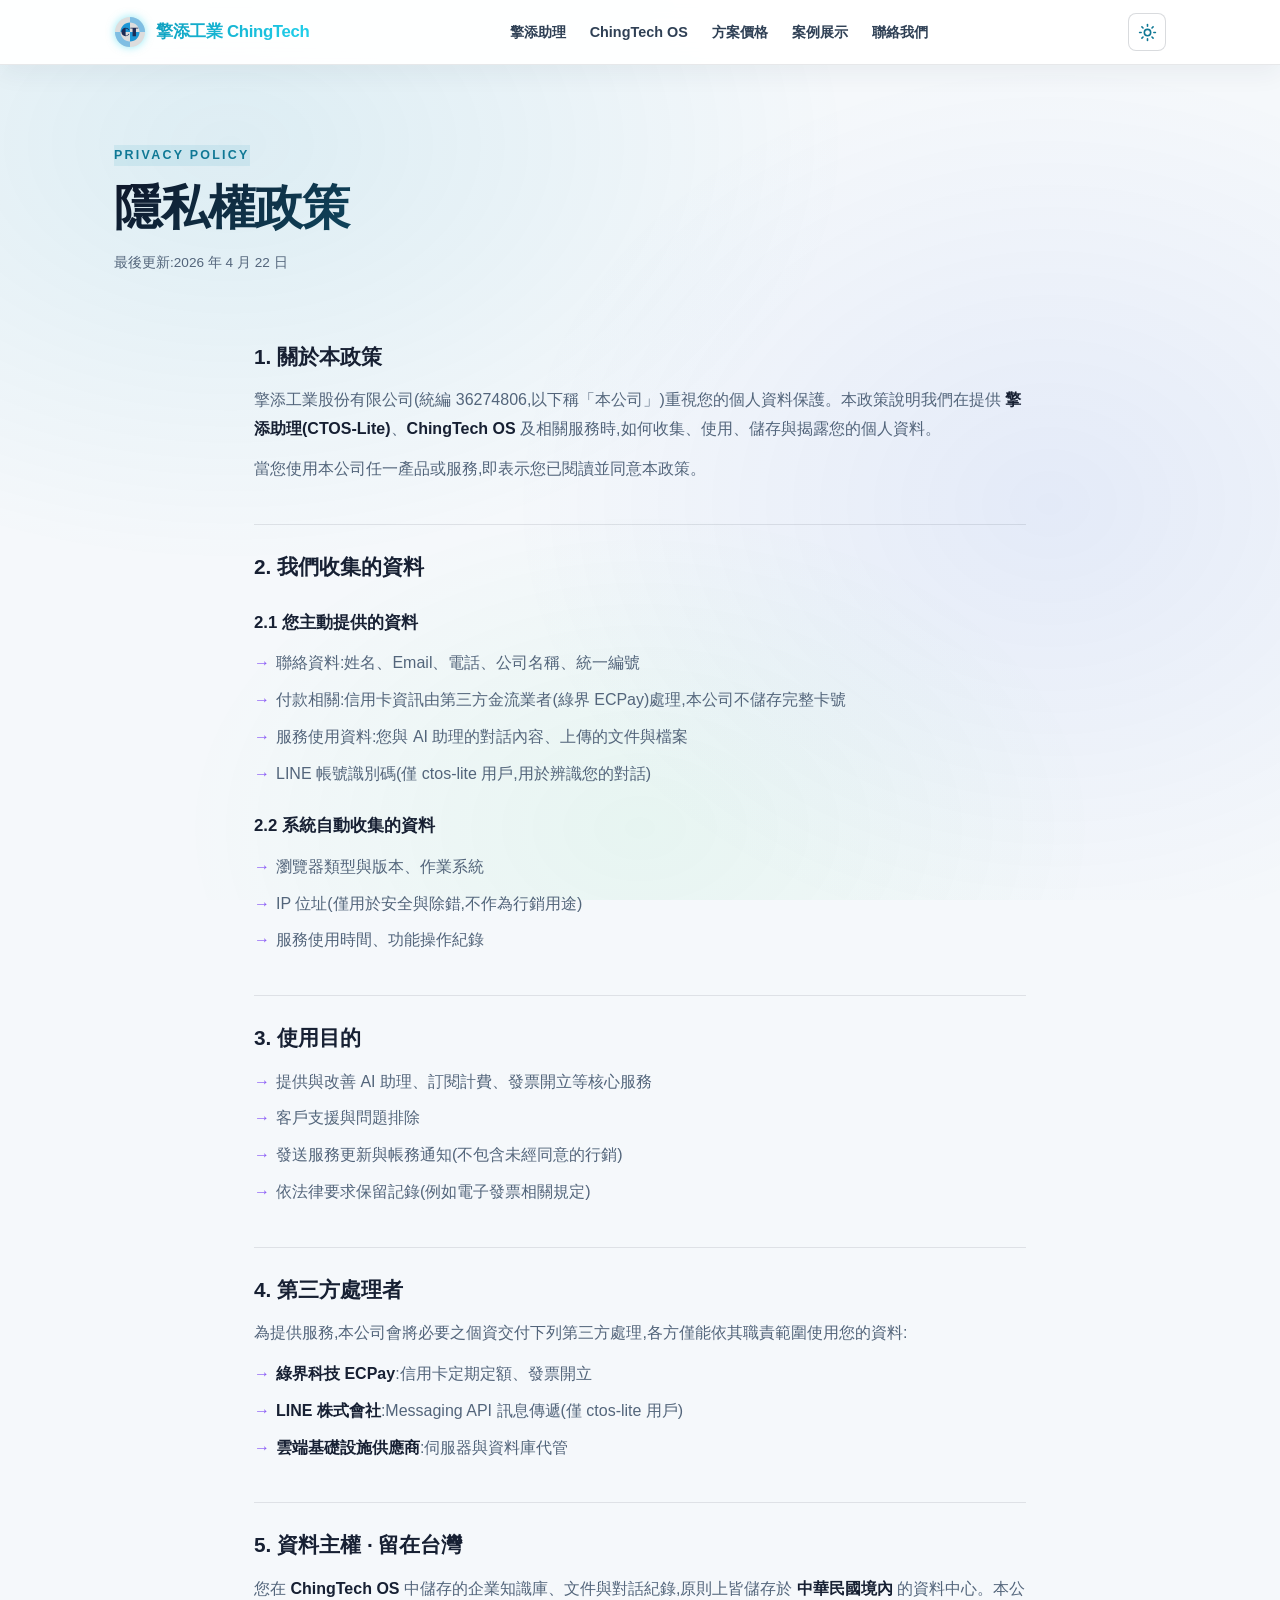
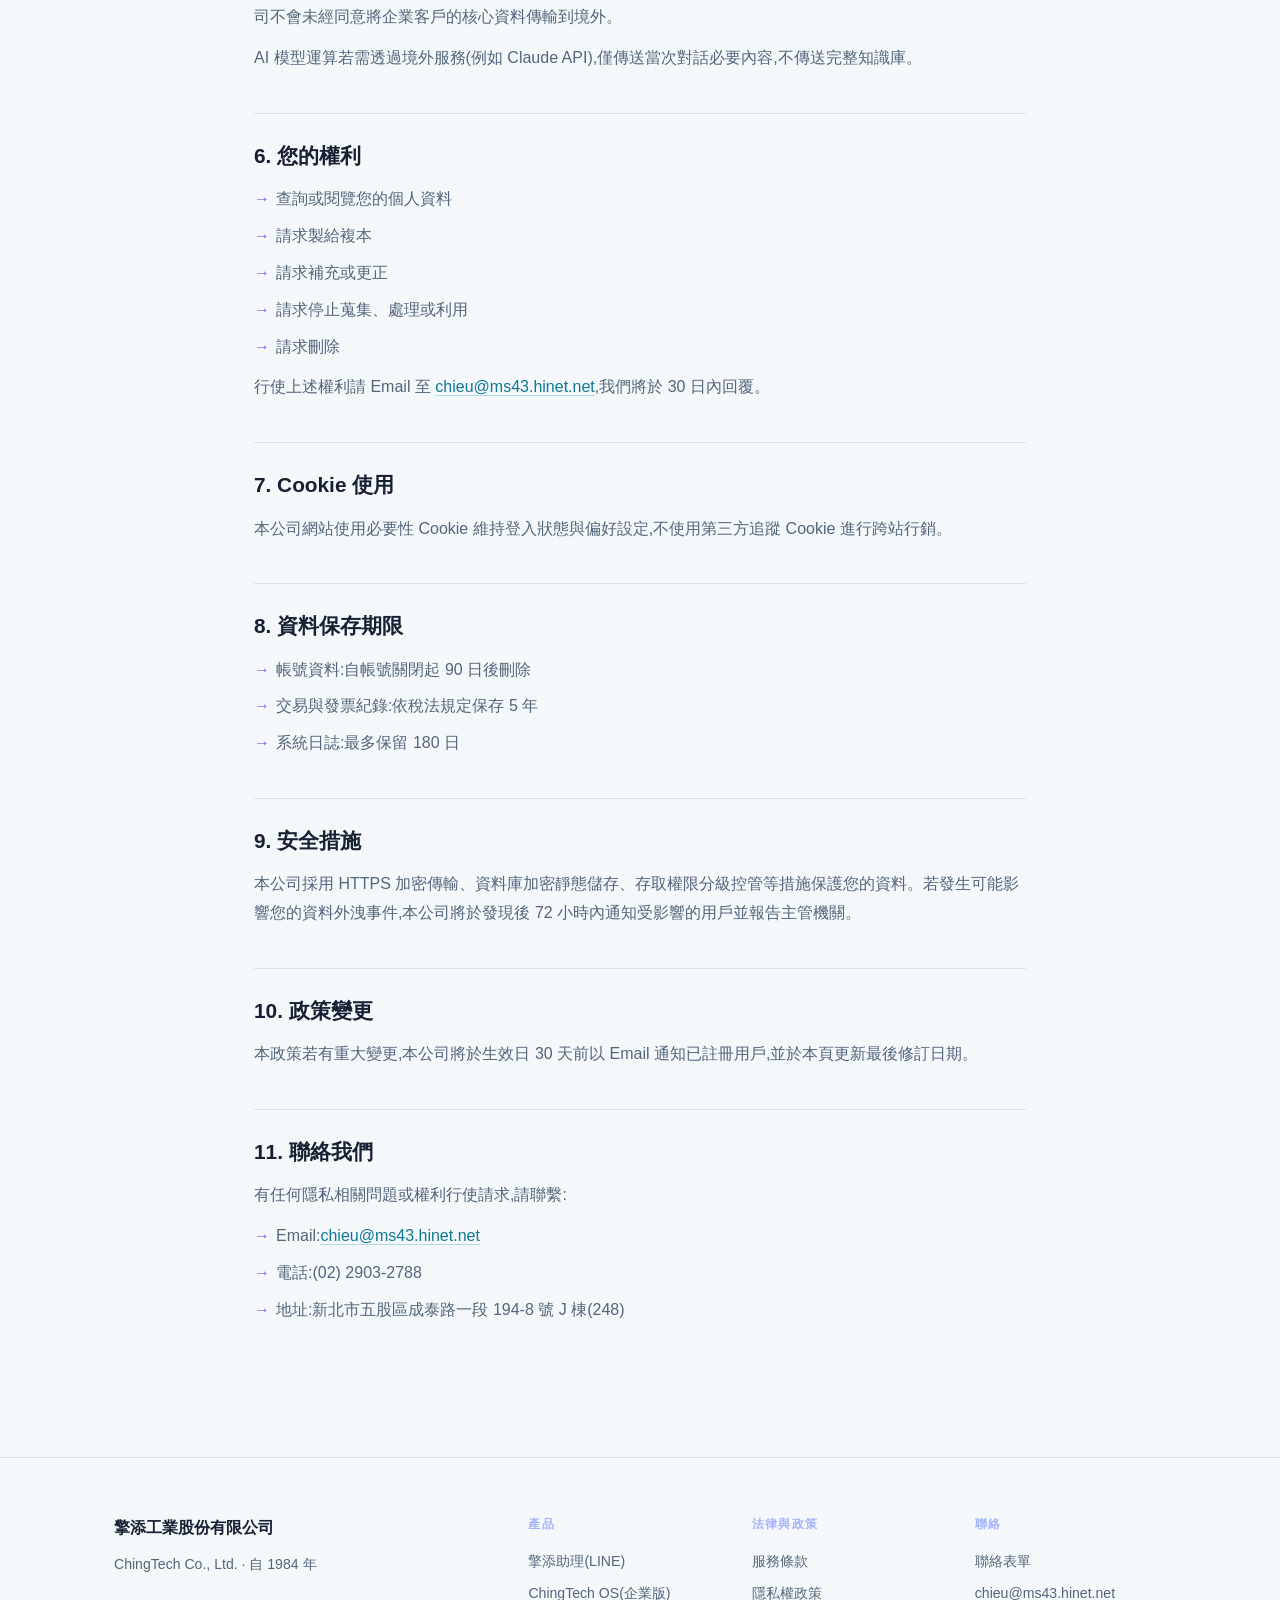
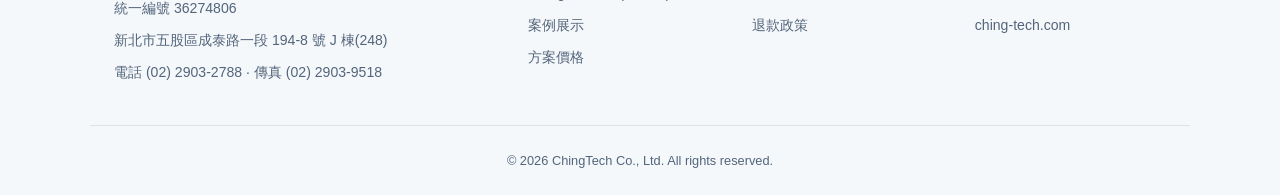
<file: privacy.html>
<!DOCTYPE html>
<html lang="zh-Hant">
<head>
  <meta charset="UTF-8">
  <meta name="viewport" content="width=device-width, initial-scale=1.0">
  <title>隱私權政策 — 擎添工業 ChingTech</title>
  <meta name="description" content="擎添工業隱私權政策,說明個資收集範圍、使用目的、第三方處理、資料保存與客戶權利。">
  <link rel="canonical" href="https://ching-tech.github.io/privacy.html">
  <meta name="robots" content="index, follow">
  <meta property="og:type" content="article">
  <meta property="og:site_name" content="擎添工業 ChingTech">
  <meta property="og:locale" content="zh_TW">
  <meta property="og:title" content="隱私權政策 — 擎添工業 ChingTech">
  <meta property="og:description" content="擎添工業隱私權政策，說明個資收集範圍、使用目的、第三方處理、資料保存與客戶權利。">
  <meta property="og:url" content="https://ching-tech.github.io/privacy.html">
  <meta name="twitter:card" content="summary">
  <style>
    *, *::before, *::after { margin: 0; padding: 0; box-sizing: border-box; }
    html { scroll-behavior: smooth; }
    body {
      font-family: -apple-system, BlinkMacSystemFont, "Segoe UI", Roboto, "Noto Sans TC", sans-serif;
      background: #0a0a0f;
      color: #e0e0e8;
      line-height: 1.7;
      overflow-x: hidden;
    }
    a { color: inherit; text-decoration: none; }
    img { max-width: 100%; display: block; }
    .glow-bg {
      position: fixed; top: 0; left: 0; width: 100%; height: 100%;
      pointer-events: none; z-index: 0;
      background:
        radial-gradient(ellipse 600px 400px at 20% 20%, rgba(56, 130, 246, 0.06), transparent),
        radial-gradient(ellipse 500px 500px at 80% 60%, rgba(139, 92, 246, 0.05), transparent);
    }
    .container { max-width: 1100px; margin: 0 auto; padding: 0 24px; position: relative; z-index: 1; }

    /* ============================================================
       Canonical Nav · 以此為準,修改請同步所有標準頁
       Source: docs/superpowers/specs/2026-04-22-unified-nav-design.md
       Brand: /home/ct/SDD/brand/docs/02-visual-system.md
       ============================================================ */
    nav {
      position: fixed; top: 0; left: 0; right: 0; z-index: 100;
      background: rgba(10, 10, 15, 0.8);
      backdrop-filter: blur(16px);
      -webkit-backdrop-filter: blur(16px);
      border-bottom: 1px solid rgba(255,255,255,0.06);
    }
    nav .container {
      display: flex; align-items: center; justify-content: space-between;
      height: 64px;
    }
    .nav-logo {
      display: flex; align-items: center; gap: 10px;
      font-size: 1.05rem; font-weight: 700; letter-spacing: -0.02em;
      text-decoration: none;
      background: linear-gradient(135deg, #0891b2, #22d3ee);
      -webkit-background-clip: text; background-clip: text;
      -webkit-text-fill-color: transparent; color: transparent;
    }
    .nav-logo img {
      width: 32px; height: 32px;
      filter: drop-shadow(0 0 4px rgba(34, 211, 238, 0.5));
    }
    .nav-links { display: flex; gap: 24px; align-items: center; }
    .nav-links a {
      font-size: 0.9rem;
      color: #a0a0a0;
      text-decoration: none;
      transition: color 0.2s;
    }
    .nav-links a:hover { color: #f5f5f5; }
    .nav-links a.active { color: #22d3ee; }
    .nav-cta {
      padding: 8px 16px;
      background: #06c755;
      color: #fff !important;
      border-radius: 6px;
      font-weight: 600;
      font-size: 0.85rem;
      transition: background 0.2s, transform 0.2s;
    }
    .nav-cta:hover {
      background: #05b34b;
      transform: translateY(-1px);
      color: #fff !important;
    }
    @media (max-width: 720px) {
      nav .container { height: 56px; }
      .nav-logo { font-size: 0.95rem; }
      .nav-logo img { width: 28px; height: 28px; }
      .nav-links { gap: 14px; }
      .nav-links a { font-size: 0.8rem; }
      .nav-cta { padding: 6px 12px; font-size: 0.78rem; }
    }
    /* Hamburger button */
    .nav-toggle {
      display: none;
      width: 40px; height: 40px;
      background: transparent;
      border: none; cursor: pointer;
      padding: 0;
      align-items: center; justify-content: center;
      color: #a0a0a0;
      transition: color 0.2s;
      margin-left: 8px;
    }
    .nav-toggle:hover { color: #e0e0e8; }
    .nav-toggle svg { width: 22px; height: 22px; }
    .nav-toggle .icon-close { display: none; }
    body.nav-open .nav-toggle .icon-menu { display: none; }
    body.nav-open .nav-toggle .icon-close { display: block; }

    /* 小螢幕 nav:漢堡抽屜 */
    @media (max-width: 560px) {
      nav .container { height: 56px; }
      .nav-logo { font-size: 0.85rem; }
      .nav-logo img { width: 26px; height: 26px; }
      .nav-toggle { display: flex; }

      .nav-links {
        position: fixed;
        top: 56px; left: 0; right: 0;
        background: rgba(10, 10, 15, 0.98);
        backdrop-filter: blur(18px);
        -webkit-backdrop-filter: blur(18px);
        padding: 16px 24px 24px;
        flex-direction: column;
        gap: 0;
        align-items: stretch;
        border-bottom: 1px solid rgba(255,255,255,0.08);
        transform: translateY(-120%);
        transition: transform 0.28s ease;
        z-index: 99;
      }
      body.nav-open .nav-links { transform: translateY(0); }
      .nav-links a {
        padding: 14px 8px;
        font-size: 1rem;
        border-bottom: 1px solid rgba(255,255,255,0.06);
        color: #c0c0d0;
        display: block;
      }
      .nav-links a:last-child { border-bottom: none; }
      .nav-links a.nav-cta {
        margin-top: 14px;
        text-align: center;
        padding: 12px 20px;
        font-size: 0.95rem;
      }
    }
    /* === End Canonical Nav === */

    .page-header { padding: 140px 0 24px; }
    .page-eyebrow {
      display: inline-block; font-size: 0.78rem; font-weight: 600;
      text-transform: uppercase; letter-spacing: 0.18em;
      color: #a5b4fc; margin-bottom: 14px;
    }
    .page-title {
      font-size: clamp(2rem, 4.5vw, 3rem);
      font-weight: 800; letter-spacing: -0.02em;
      line-height: 1.15; margin-bottom: 16px;
      color: #f0f0f8;
    }
    .updated { font-size: 0.85rem; color: #6e6e78; margin-top: 8px; }

    .legal { padding: 24px 0 80px; }
    .legal .container { max-width: 820px; }
    .legal h2 {
      font-size: 1.3rem; font-weight: 700;
      margin: 40px 0 12px; color: #e0e0e8;
      padding-top: 24px; border-top: 1px solid rgba(255,255,255,0.06);
    }
    .legal h2:first-of-type { border-top: none; padding-top: 0; margin-top: 16px; }
    .legal h3 {
      font-size: 1.05rem; font-weight: 600;
      margin: 24px 0 8px; color: #d0d0d8;
    }
    .legal p { color: #9e9eaa; margin: 12px 0; line-height: 1.8; }
    .legal ul { list-style: none; padding: 0; margin: 12px 0; }
    .legal ul li {
      position: relative; padding-left: 22px; color: #9e9eaa;
      margin: 8px 0; line-height: 1.8;
    }
    .legal ul li::before {
      content: "→"; position: absolute; left: 0; color: #8b5cf6; font-weight: 700;
    }
    .legal strong { color: #e0e0e8; font-weight: 600; }
    .legal a { color: #a5b4fc; border-bottom: 1px solid rgba(165,180,252,0.3); }
    .legal a:hover { color: #c7d0ff; border-color: #a5b4fc; }

    footer {
      border-top: 1px solid rgba(255,255,255,0.06);
      padding: 56px 0 24px; margin-top: 40px;
      font-size: 0.88rem;
    }
    .footer-grid {
      display: grid;
      grid-template-columns: 2fr 1fr 1fr 1fr;
      gap: 32px; padding-bottom: 40px;
    }
    .footer-col { display: flex; flex-direction: column; gap: 8px; }
    .footer-brand { font-weight: 700; font-size: 1rem; color: #e0e0e8; margin-bottom: 4px; }
    .footer-label {
      font-size: 0.75rem; text-transform: uppercase; letter-spacing: 0.12em;
      color: #a5b4fc; margin-bottom: 8px; font-weight: 600;
    }
    .footer-col a { color: #8888a0; transition: color 0.2s; }
    .footer-col a:hover { color: #e0e0e8; }
    .footer-muted { color: #6e6e78; line-height: 1.7; }
    .footer-bottom {
      border-top: 1px solid rgba(255,255,255,0.04);
      padding-top: 24px; color: #555; text-align: center; font-size: 0.8rem;
    }

    @media (max-width: 720px) { .footer-grid { grid-template-columns: 1fr 1fr; } }
    @media (max-width: 480px) { .footer-grid { grid-template-columns: 1fr; gap: 24px; } }
  </style>
  <script src="site-theme.js"></script>
  <link rel="stylesheet" href="site-theme.css">
</head>
<body>

<div class="glow-bg"></div>

<!-- === Canonical Nav · 以此為準,修改請同步所有標準頁 === -->
<!-- === Source: docs/superpowers/specs/2026-04-22-unified-nav-design.md === -->
<nav>
  <div class="container">
    <a href="index.html" class="nav-logo" aria-label="擎添工業 ChingTech 首頁">
      <img src="images/CTLogo.svg" alt="擎添工業 Logo">擎添工業 ChingTech
    </a>
    <div class="nav-links">
      <a href="ctos-lite.html" data-nav="ctos-lite">擎添助理</a>
      <a href="ching-tech-os.html" data-nav="ching-tech-os">ChingTech OS</a>
      <a href="pricing.html" data-nav="pricing">方案價格</a>
      <a href="https://ching-tech.github.io/chingtech-case-hub/" target="_blank" rel="noreferrer" data-nav="cases">案例展示</a>
      <a href="contact.html" data-nav="contact">聯絡我們</a>
    </div>
    <button class="nav-toggle" aria-label="選單" aria-expanded="false" type="button">
        <svg class="icon-menu" viewBox="0 0 24 24" fill="none" stroke="currentColor" stroke-width="2" stroke-linecap="round" stroke-linejoin="round"><line x1="3" y1="6" x2="21" y2="6"/><line x1="3" y1="12" x2="21" y2="12"/><line x1="3" y1="18" x2="21" y2="18"/></svg>
        <svg class="icon-close" viewBox="0 0 24 24" fill="none" stroke="currentColor" stroke-width="2" stroke-linecap="round" stroke-linejoin="round"><line x1="18" y1="6" x2="6" y2="18"/><line x1="6" y1="6" x2="18" y2="18"/></svg>
      </button>
  </div>
</nav>

<header class="page-header">
  <div class="container">
    <span class="page-eyebrow">Privacy Policy</span>
    <h1 class="page-title">隱私權政策</h1>
    <p class="updated">最後更新:2026 年 4 月 22 日</p>
  </div>
</header>

<main class="legal">
  <div class="container">

<h2>1. 關於本政策</h2>
<p>擎添工業股份有限公司(統編 36274806,以下稱「本公司」)重視您的個人資料保護。本政策說明我們在提供 <strong>擎添助理(CTOS-Lite)</strong>、<strong>ChingTech OS</strong> 及相關服務時,如何收集、使用、儲存與揭露您的個人資料。</p>
<p>當您使用本公司任一產品或服務,即表示您已閱讀並同意本政策。</p>

<h2>2. 我們收集的資料</h2>
<h3>2.1 您主動提供的資料</h3>
<ul>
  <li>聯絡資料:姓名、Email、電話、公司名稱、統一編號</li>
  <li>付款相關:信用卡資訊由第三方金流業者(綠界 ECPay)處理,本公司不儲存完整卡號</li>
  <li>服務使用資料:您與 AI 助理的對話內容、上傳的文件與檔案</li>
  <li>LINE 帳號識別碼(僅 ctos-lite 用戶,用於辨識您的對話)</li>
</ul>

<h3>2.2 系統自動收集的資料</h3>
<ul>
  <li>瀏覽器類型與版本、作業系統</li>
  <li>IP 位址(僅用於安全與除錯,不作為行銷用途)</li>
  <li>服務使用時間、功能操作紀錄</li>
</ul>

<h2>3. 使用目的</h2>
<ul>
  <li>提供與改善 AI 助理、訂閱計費、發票開立等核心服務</li>
  <li>客戶支援與問題排除</li>
  <li>發送服務更新與帳務通知(不包含未經同意的行銷)</li>
  <li>依法律要求保留記錄(例如電子發票相關規定)</li>
</ul>

<h2>4. 第三方處理者</h2>
<p>為提供服務,本公司會將必要之個資交付下列第三方處理,各方僅能依其職責範圍使用您的資料:</p>
<ul>
  <li><strong>綠界科技 ECPay</strong>:信用卡定期定額、發票開立</li>
  <li><strong>LINE 株式會社</strong>:Messaging API 訊息傳遞(僅 ctos-lite 用戶)</li>
  <li><strong>雲端基礎設施供應商</strong>:伺服器與資料庫代管</li>
</ul>

<h2>5. 資料主權 · 留在台灣</h2>
<p>您在 <strong>ChingTech OS</strong> 中儲存的企業知識庫、文件與對話紀錄,原則上皆儲存於 <strong>中華民國境內</strong> 的資料中心。本公司不會未經同意將企業客戶的核心資料傳輸到境外。</p>
<p>AI 模型運算若需透過境外服務(例如 Claude API),僅傳送當次對話必要內容,不傳送完整知識庫。</p>

<h2>6. 您的權利</h2>
<ul>
  <li>查詢或閱覽您的個人資料</li>
  <li>請求製給複本</li>
  <li>請求補充或更正</li>
  <li>請求停止蒐集、處理或利用</li>
  <li>請求刪除</li>
</ul>
<p>行使上述權利請 Email 至 <a href="mailto:chieu@ms43.hinet.net">chieu@ms43.hinet.net</a>,我們將於 30 日內回覆。</p>

<h2>7. Cookie 使用</h2>
<p>本公司網站使用必要性 Cookie 維持登入狀態與偏好設定,不使用第三方追蹤 Cookie 進行跨站行銷。</p>

<h2>8. 資料保存期限</h2>
<ul>
  <li>帳號資料:自帳號關閉起 90 日後刪除</li>
  <li>交易與發票紀錄:依稅法規定保存 5 年</li>
  <li>系統日誌:最多保留 180 日</li>
</ul>

<h2>9. 安全措施</h2>
<p>本公司採用 HTTPS 加密傳輸、資料庫加密靜態儲存、存取權限分級控管等措施保護您的資料。若發生可能影響您的資料外洩事件,本公司將於發現後 72 小時內通知受影響的用戶並報告主管機關。</p>

<h2>10. 政策變更</h2>
<p>本政策若有重大變更,本公司將於生效日 30 天前以 Email 通知已註冊用戶,並於本頁更新最後修訂日期。</p>

<h2>11. 聯絡我們</h2>
<p>有任何隱私相關問題或權利行使請求,請聯繫:</p>
<ul>
  <li>Email:<a href="mailto:chieu@ms43.hinet.net">chieu@ms43.hinet.net</a></li>
  <li>電話:(02) 2903-2788</li>
  <li>地址:新北市五股區成泰路一段 194-8 號 J 棟(248)</li>
</ul>

  </div>
</main>

<footer>
  <div class="container footer-grid">
    <div class="footer-col">
      <div class="footer-brand">擎添工業股份有限公司</div>
      <div class="footer-muted">ChingTech Co., Ltd. · 自 1984 年</div>
      <div class="footer-muted" style="margin-top: 12px;">統一編號 36274806</div>
      <div class="footer-muted">新北市五股區成泰路一段 194-8 號 J 棟(248)</div>
      <div class="footer-muted">電話 (02) 2903-2788 · 傳真 (02) 2903-9518</div>
    </div>
    <div class="footer-col">
      <div class="footer-label">產品</div>
      <a href="ctos-lite.html">擎添助理(LINE)</a>
      <a href="ching-tech-os.html">ChingTech OS(企業版)</a>
      
      <a href="https://ching-tech.github.io/chingtech-case-hub/" target="_blank" rel="noreferrer">案例展示</a>
      <a href="pricing.html">方案價格</a>
    </div>
    <div class="footer-col">
      <div class="footer-label">法律與政策</div>
      <a href="terms.html">服務條款</a>
      <a href="privacy.html">隱私權政策</a>
      <a href="refund.html">退款政策</a>
    </div>
    <div class="footer-col">
      <div class="footer-label">聯絡</div>
      <a href="contact.html">聯絡表單</a>
      <a href="mailto:chieu@ms43.hinet.net">chieu@ms43.hinet.net</a>
      <a href="https://ching-tech.com" target="_blank">ching-tech.com</a>
    </div>
  </div>
  <div class="container footer-bottom">
    © 2026 ChingTech Co., Ltd. All rights reserved.
  </div>
</footer>

<script>
(function(){
  var btn = document.querySelector('.nav-toggle');
  if (!btn) return;
  function close(){ document.body.classList.remove('nav-open'); btn.setAttribute('aria-expanded','false'); }
  btn.addEventListener('click', function(){
    var open = document.body.classList.toggle('nav-open');
    btn.setAttribute('aria-expanded', open);
  });
  document.querySelectorAll('.nav-links a').forEach(function(a){ a.addEventListener('click', close); });
  document.addEventListener('keydown', function(e){ if (e.key === 'Escape') close(); });
})();
</script>
</body>
</html>
</file>
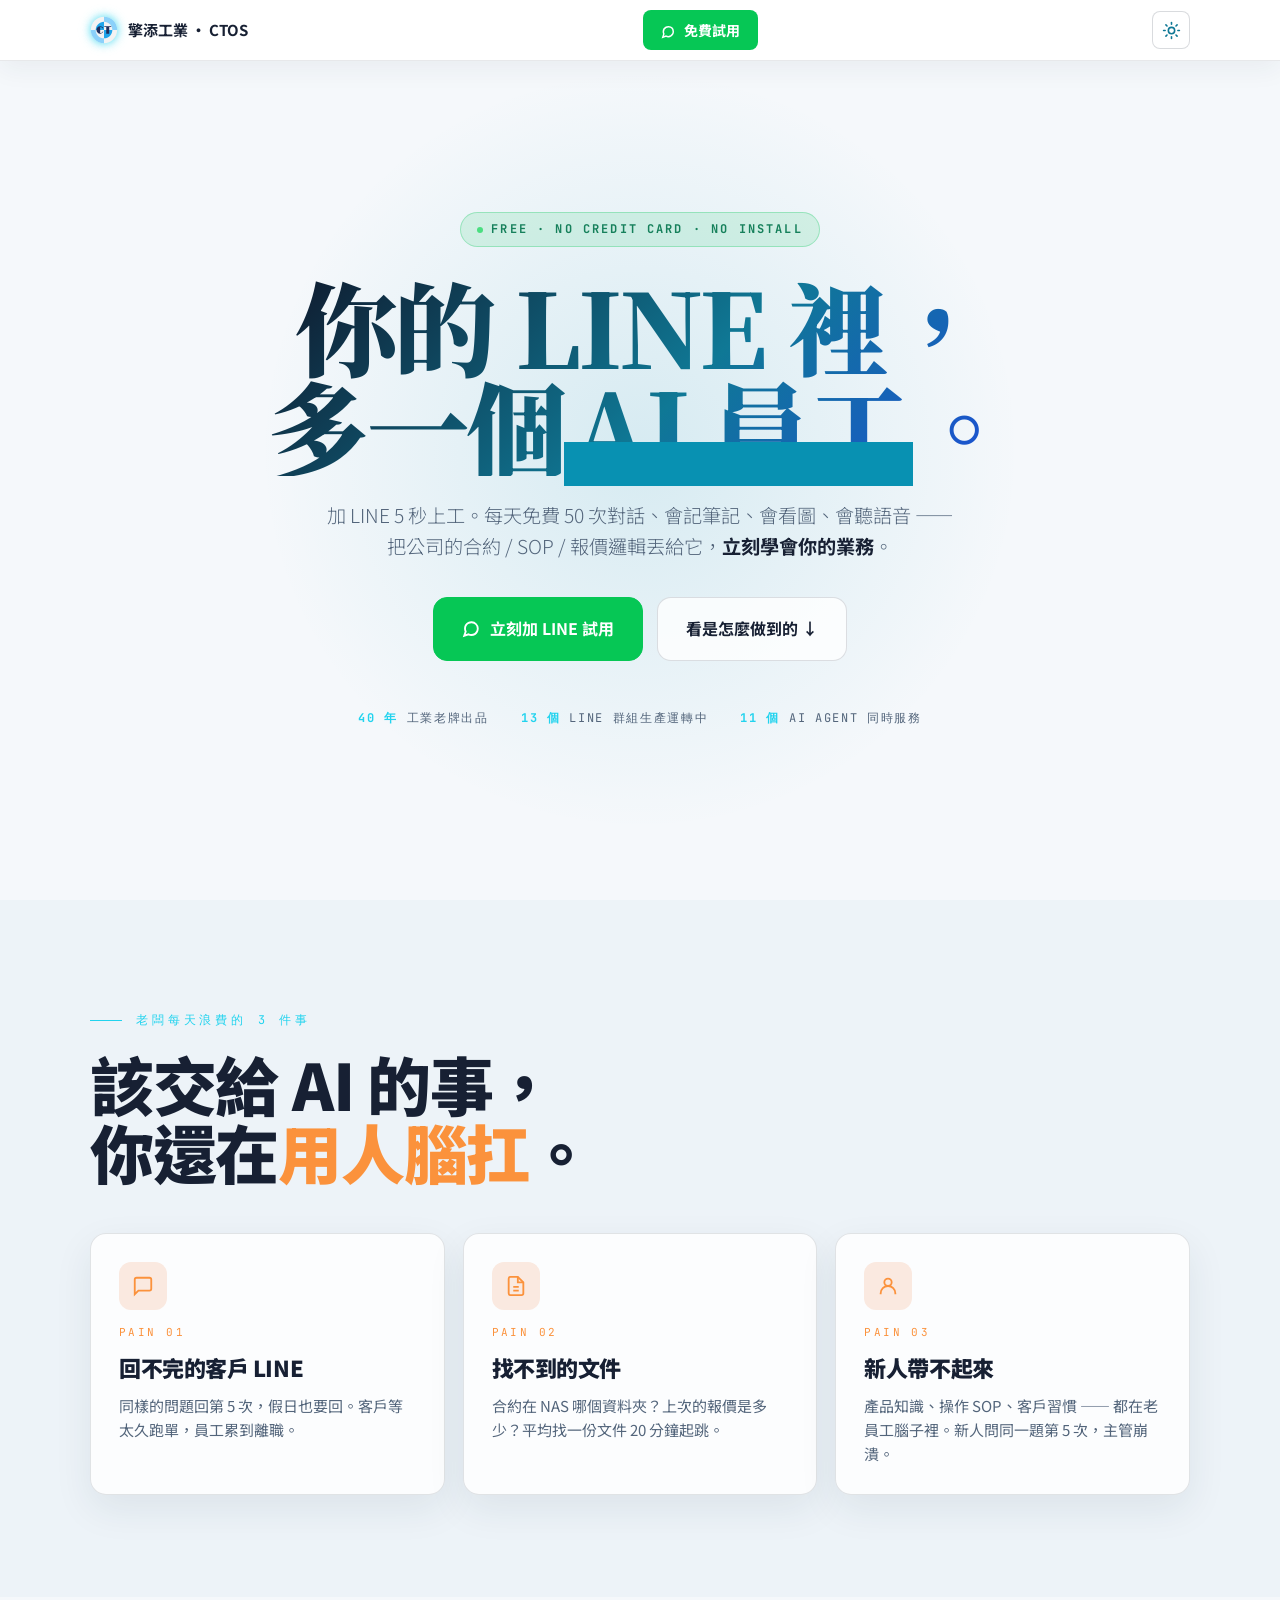
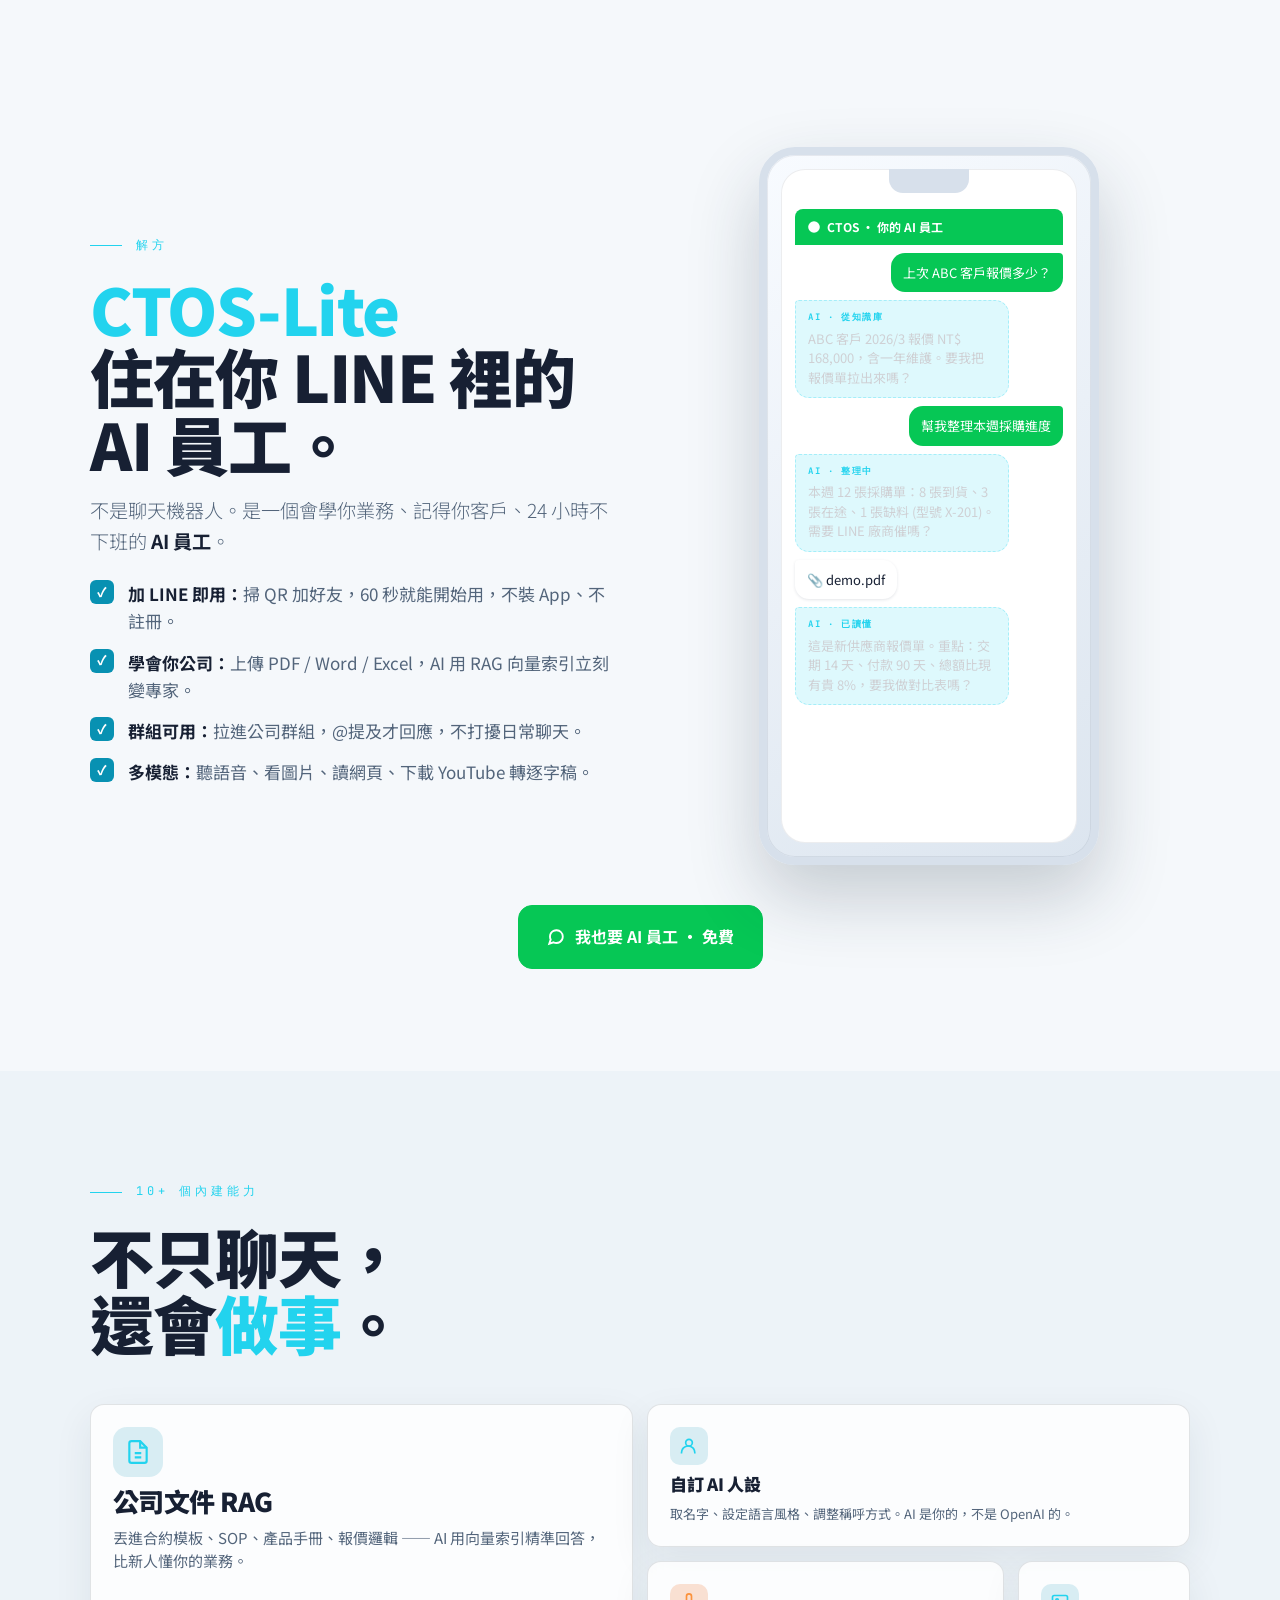
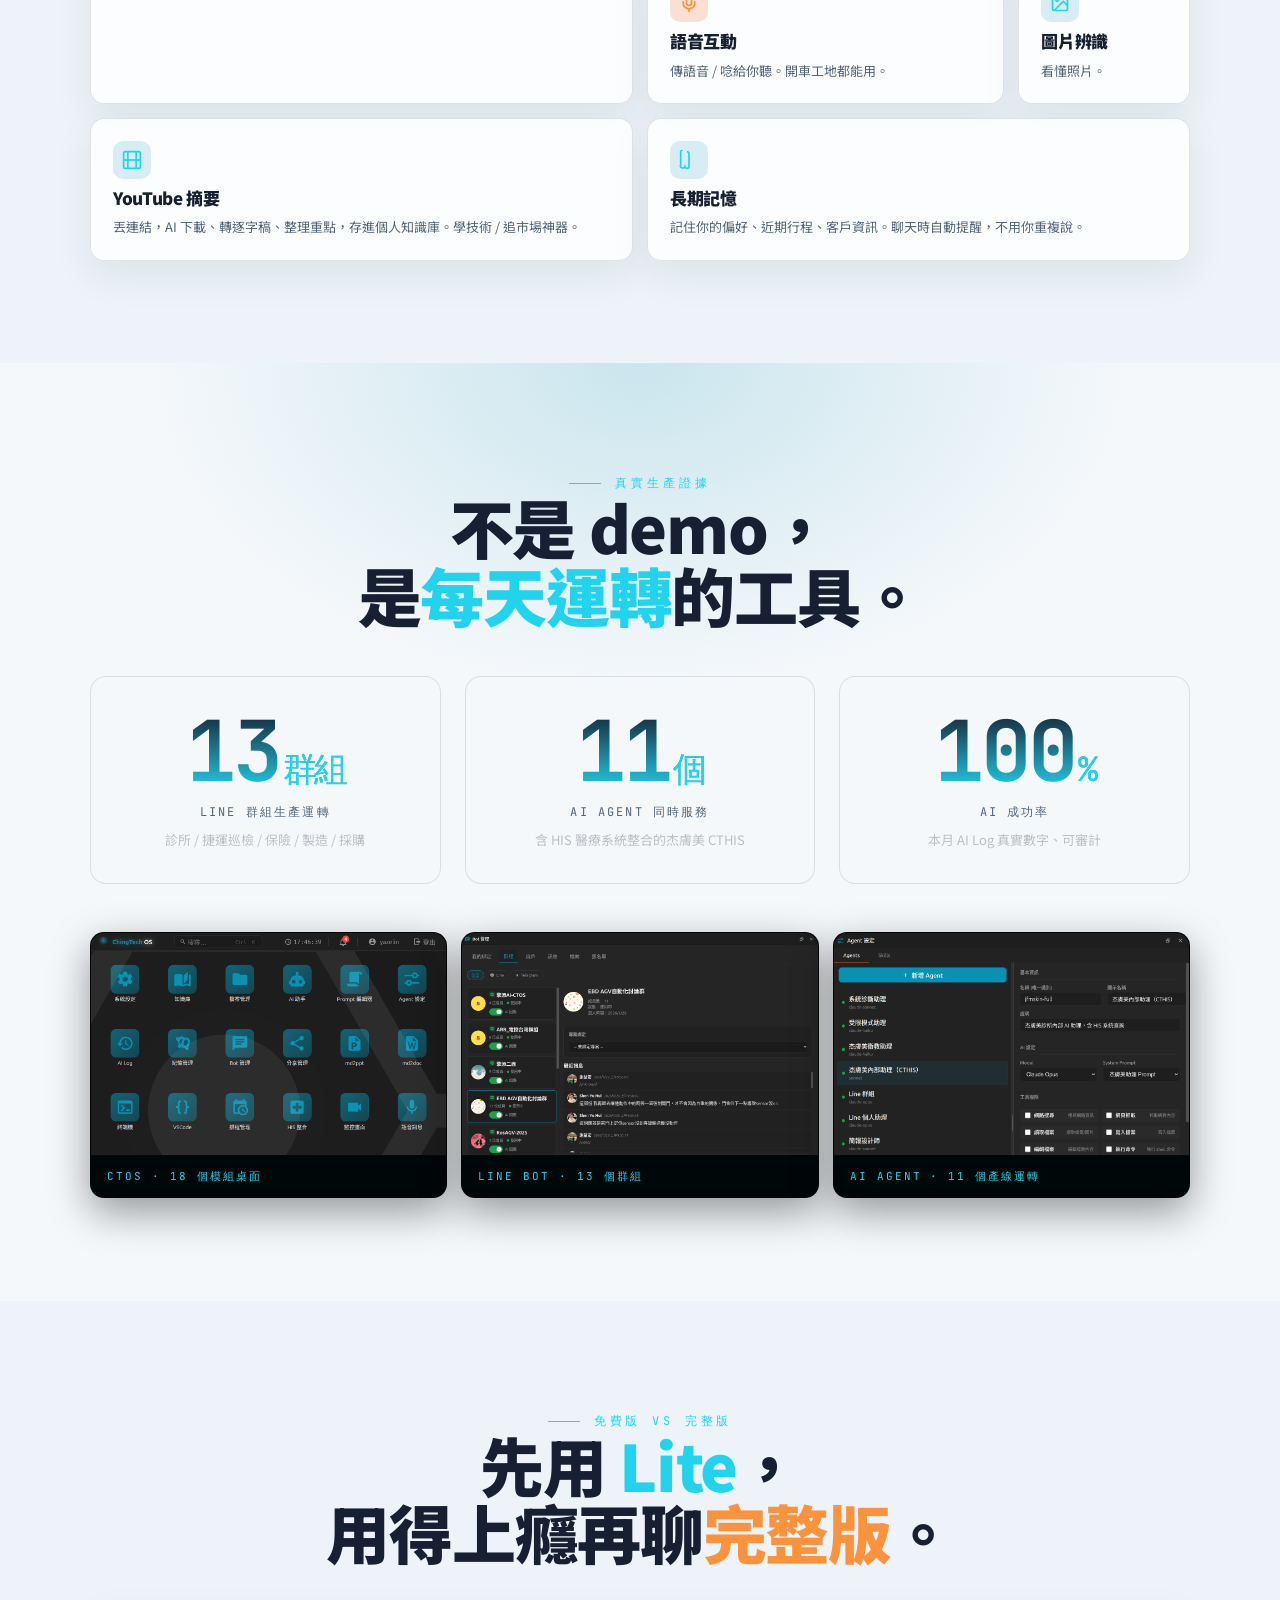
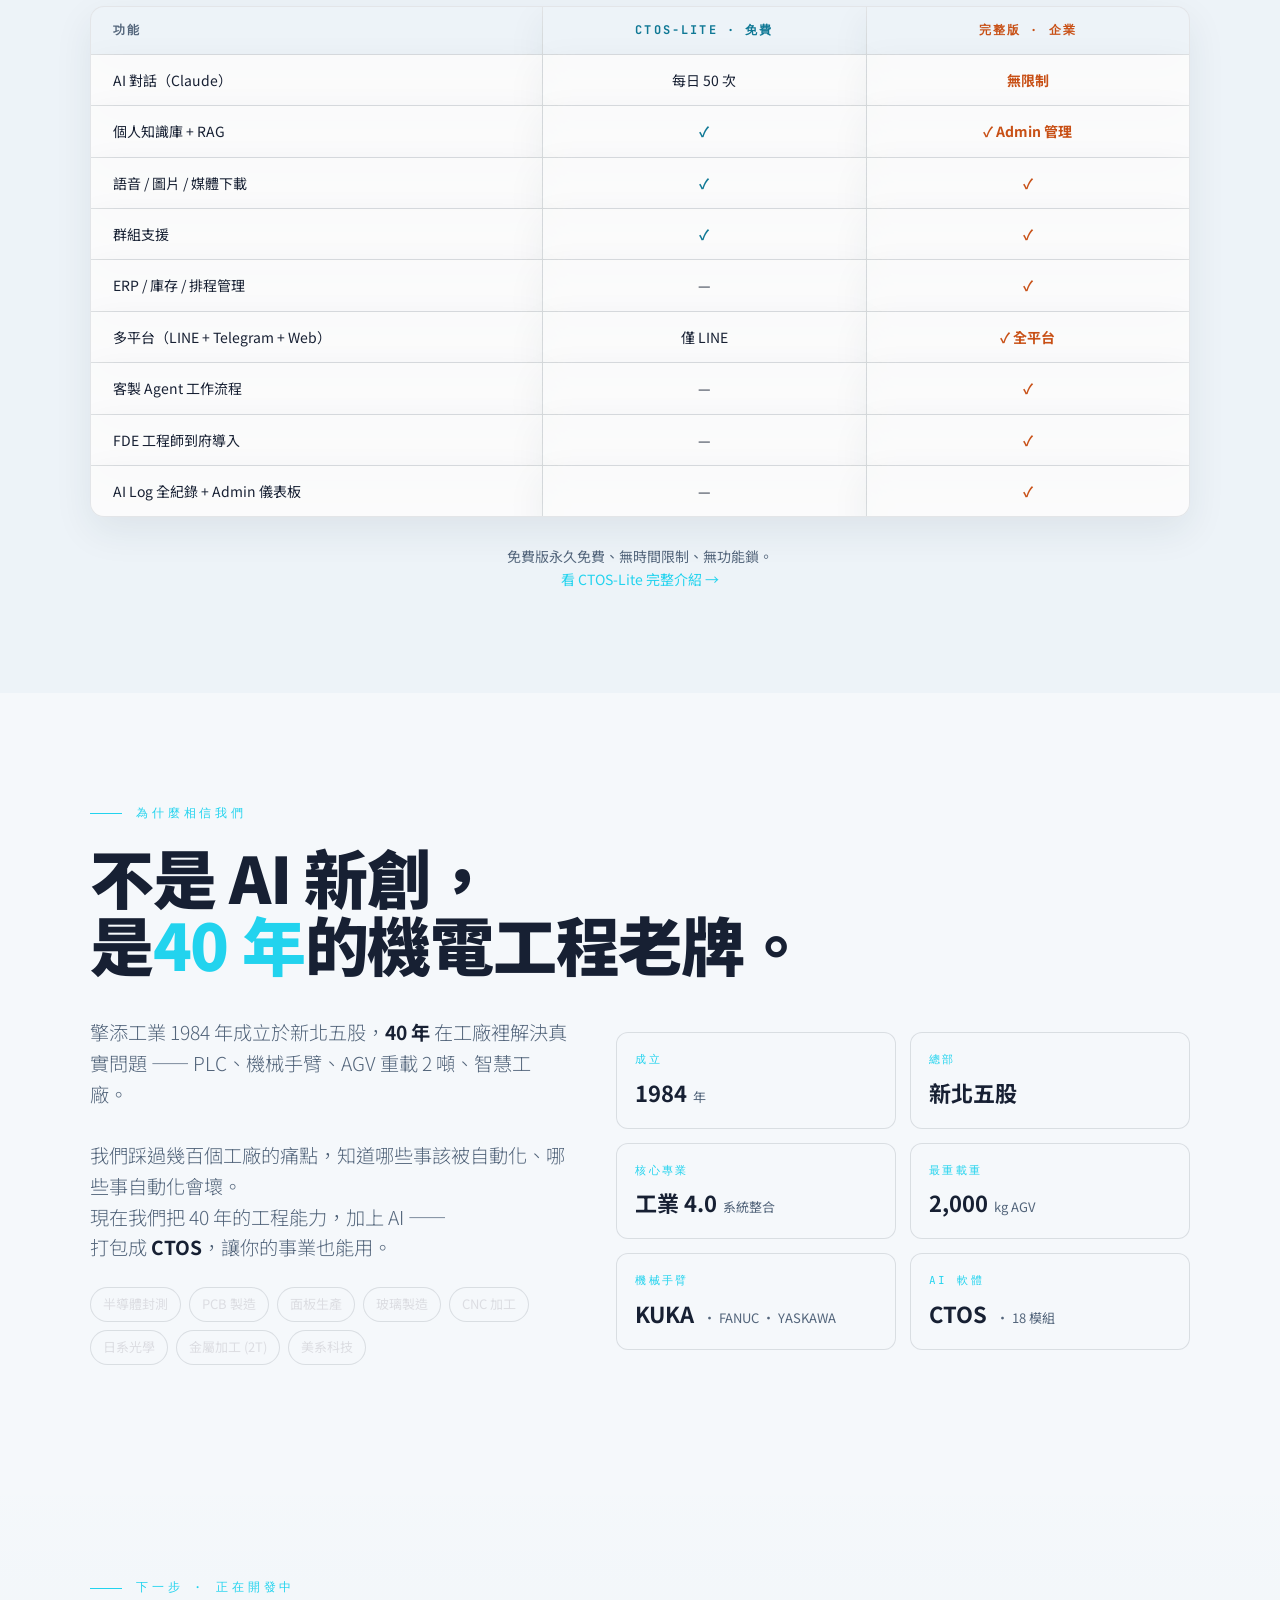
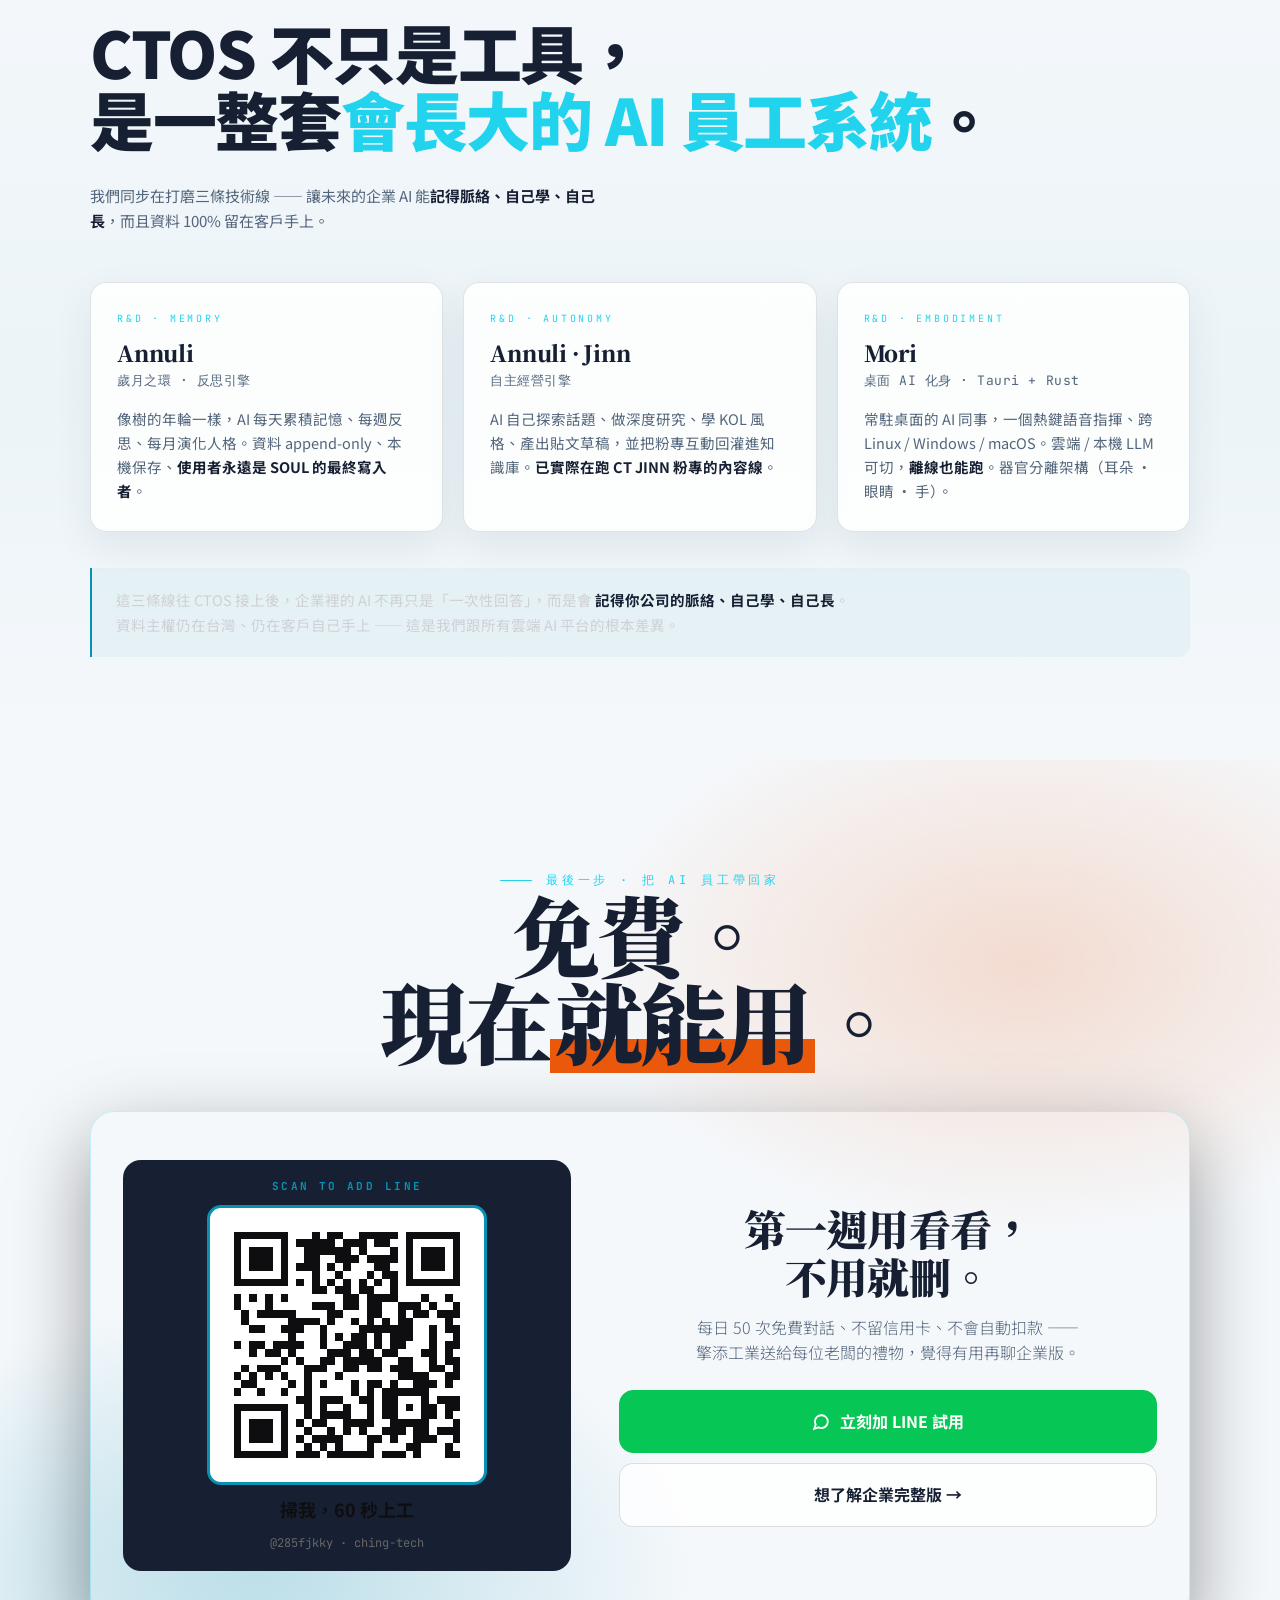
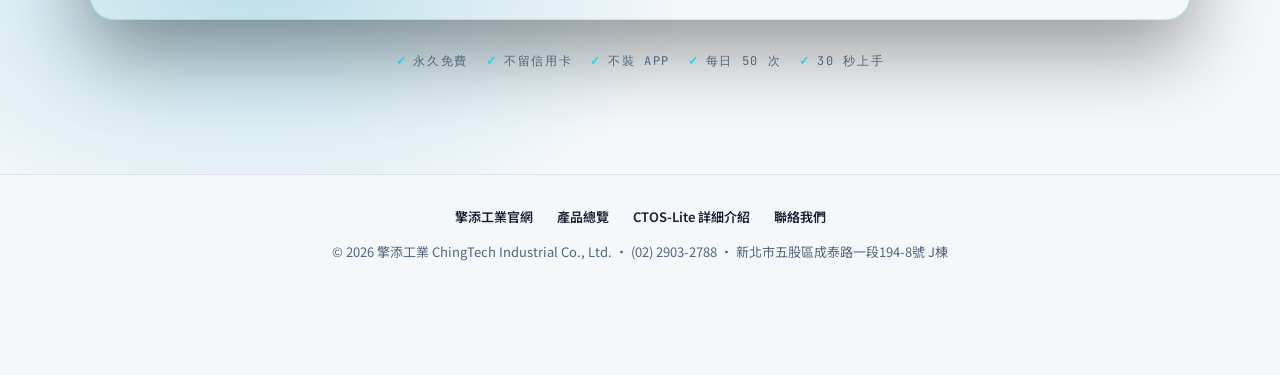
<file: promo.html>
<!doctype html>
<html lang="zh-Hant">
<head>
<meta charset="utf-8" />
<meta name="viewport" content="width=device-width,initial-scale=1,viewport-fit=cover" />
<title>CTOS-Lite · 加 LINE 即用的 AI 員工 · 擎添工業</title>
<meta name="description" content="你的公司，需要一個 24 小時不下班的 AI 員工。加 LINE 5 秒上工，免費，每日 50 次對話、知識庫、語音、圖片。擎添工業 40 年工業老牌出品。" />
<link rel="canonical" href="https://ching-tech.github.io/promo.html">
<meta name="robots" content="index, follow">

<!-- Open Graph / FB share -->
<meta property="og:type" content="website" />
<meta property="og:title" content="加 LINE 即用的 AI 員工 · 免費" />
<meta property="og:description" content="不用註冊、不用裝 App、不用信用卡。把公司的合約、SOP、產品手冊丟給 AI，它立刻學會。擎添工業 40 年工業老牌出品。" />
<meta property="og:url" content="https://ching-tech.github.io/promo.html" />
<meta property="og:image" content="https://ching-tech.github.io/img/og-card.png" />
<meta property="og:image:width" content="1200" />
<meta property="og:image:height" content="630" />
<meta property="og:image:type" content="image/png" />
<meta property="og:locale" content="zh_TW" />
<meta name="twitter:card" content="summary_large_image" />

<link rel="preconnect" href="https://fonts.googleapis.com">
<link rel="preconnect" href="https://fonts.gstatic.com" crossorigin>
<link href="https://fonts.googleapis.com/css2?family=Noto+Sans+TC:wght@300;400;500;700;900&family=Noto+Serif+TC:wght@500;700;900&family=JetBrains+Mono:wght@400;500;700&display=swap" rel="stylesheet">

<style>
  :root{
    --bg:#0e0e10;
    --bg-2:#16171b;
    --line:rgba(240,240,240,.10);
    --paper:#f0f0f0;
    --muted:#a0a0a0;
    --dim:#606060;
    --cyan:#0891b2;
    --cyan-2:#22d3ee;
    --orange:#ea580c;
    --orange-2:#fb923c;
    --line-green:#06c755;
  }
  *{box-sizing:border-box;margin:0;padding:0}
  html{scroll-behavior:smooth}
  body{
    background:var(--bg);color:var(--paper);
    font-family:-apple-system,BlinkMacSystemFont,"Ubuntu","Segoe UI","Microsoft JhengHei","Noto Sans TC",sans-serif;
    -webkit-font-smoothing:antialiased;line-height:1.6;
  }
  body{padding-bottom:80px} /* room for sticky mobile CTA bar */
  ::selection{background:var(--cyan);color:#fff}
  a{color:inherit;text-decoration:none}
  img{max-width:100%;display:block}

  /* ======= layout ======= */
  .container{max-width:1180px;margin:0 auto;padding:0 clamp(20px,4vw,40px);position:relative;z-index:1}
  section{position:relative;padding:clamp(64px,8vw,120px) 0;overflow:hidden}

  /* ======= typography ======= */
  h1,h2,h3{line-height:1.1;letter-spacing:-.02em;font-weight:900}
  .display{font-size:clamp(44px,8vw,108px);line-height:.98;letter-spacing:-.03em;font-family:"Noto Serif TC",serif}
  .h2{font-size:clamp(32px,5vw,64px);line-height:1.05;font-weight:900;letter-spacing:-.02em}
  .h3{font-size:clamp(22px,2.6vw,32px);font-weight:700;letter-spacing:-.01em}
  .lead{font-size:clamp(17px,1.5vw,21px);line-height:1.6;color:#cfd0d4;font-weight:300}
  .mono{font-family:"JetBrains Mono",monospace;letter-spacing:.04em}
  .eyebrow{
    font-family:"JetBrains Mono",monospace;font-size:12px;letter-spacing:.32em;text-transform:uppercase;
    color:var(--cyan-2);margin-bottom:20px;display:inline-flex;align-items:center;gap:14px;
  }
  .eyebrow::before{content:"";width:32px;height:1px;background:currentColor}
  .glow-cyan{color:var(--cyan-2)}
  .glow-orange{color:var(--orange-2)}
  .underline-orange{
    background:linear-gradient(transparent 65%,var(--orange) 65%,var(--orange) 92%,transparent 92%);
    padding:0 .05em;
  }

  /* ======= NAV ======= */
  nav{
    position:fixed;top:0;left:0;right:0;z-index:50;
    background:rgba(14,14,16,.78);backdrop-filter:blur(14px);
    border-bottom:1px solid var(--line);
  }
  nav .container{display:flex;align-items:center;justify-content:space-between;height:60px}
  .nav-brand{display:flex;align-items:center;gap:10px;font-weight:700;font-size:15px}
  .nav-mark{
    width:28px;height:28px;display:grid;place-items:center;position:relative;
  }
  .nav-mark::before{
    content:"";position:absolute;inset:-4px;
    background:radial-gradient(circle,rgba(34,211,238,.4),transparent 70%);
    filter:blur(6px);
  }
  .nav-mark img{
    width:100%;height:100%;position:relative;z-index:1;
    filter:brightness(1.1) drop-shadow(0 0 4px rgba(34,211,238,.7));
  }
  .nav-cta{
    background:var(--line-green);color:#fff !important;
    padding:9px 18px;border-radius:8px;font-weight:700;font-size:14px;
    transition:transform .15s ease,background .2s;
  }
  .nav-cta:hover{background:#05b34b;transform:translateY(-1px)}
  .nav-cta svg{vertical-align:middle;margin-right:6px}

  /* ======= HERO ======= */
  .hero{
    min-height:100vh;display:flex;align-items:center;justify-content:center;text-align:center;
    padding-top:120px;padding-bottom:80px;position:relative;
  }
  .hero::before{
    content:"";position:absolute;top:50%;left:50%;transform:translate(-50%,-50%);
    width:clamp(300px,60vw,800px);height:clamp(300px,60vw,800px);border-radius:50%;
    background:radial-gradient(circle,rgba(8,145,178,.18),transparent 65%);
    animation:pulse 6s ease-in-out infinite;pointer-events:none;
  }
  @keyframes pulse{
    0%,100%{opacity:.6;transform:translate(-50%,-50%) scale(1)}
    50%{opacity:1;transform:translate(-50%,-50%) scale(1.08)}
  }
  .hero-badge{
    display:inline-flex;align-items:center;gap:8px;
    background:rgba(6,199,85,.12);border:1px solid rgba(6,199,85,.3);
    color:#4ade80;padding:7px 16px;border-radius:20px;
    font-family:"JetBrains Mono",monospace;font-size:12px;font-weight:700;letter-spacing:.18em;
    margin-bottom:28px;
  }
  .hero-badge .dot{width:6px;height:6px;border-radius:50%;background:#4ade80;animation:blink 2s infinite}
  @keyframes blink{0%,100%{opacity:1}50%{opacity:.3}}
  .hero h1{margin-bottom:24px}
  .hero h1 em{
    font-style:normal;color:var(--paper);
    background:linear-gradient(transparent 62%, var(--cyan) 62%, var(--cyan) 92%, transparent 92%);
    padding:0 .06em;
  }
  .hero p.lead{max-width:640px;margin:0 auto 36px}
  .hero-cta{display:flex;gap:14px;justify-content:center;flex-wrap:wrap}
  .btn{
    display:inline-flex;align-items:center;justify-content:center;gap:10px;
    padding:18px 28px;border-radius:14px;font-weight:700;font-size:16px;
    border:1px solid var(--line);transition:transform .15s ease,background .2s;
    cursor:pointer;
  }
  .btn:hover{transform:translateY(-2px)}
  .btn-line{background:var(--line-green);color:#fff;border-color:var(--line-green)}
  .btn-line:hover{background:#05b34b}
  .btn-ghost{background:transparent;color:var(--paper)}
  .btn svg{flex-shrink:0}
  .hero-trust{
    margin-top:48px;display:flex;gap:32px;justify-content:center;flex-wrap:wrap;
    font-family:"JetBrains Mono",monospace;font-size:12px;color:var(--muted);letter-spacing:.14em;text-transform:uppercase;
  }
  .hero-trust b{color:var(--cyan-2);font-weight:700}

  /* ======= PROBLEM ======= */
  .pain-grid{display:grid;grid-template-columns:repeat(3,1fr);gap:18px;margin-top:48px}
  .pain-card{
    background:rgba(240,240,240,.03);border:1px solid var(--line);border-radius:16px;padding:28px;
    display:flex;flex-direction:column;gap:14px;
  }
  .pain-card .ico{
    width:48px;height:48px;border-radius:12px;background:rgba(234,88,12,.12);color:var(--orange-2);
    display:grid;place-items:center;
  }
  .pain-card .num{font-family:"JetBrains Mono",monospace;font-size:11px;letter-spacing:.22em;color:var(--orange-2);text-transform:uppercase}
  .pain-card h3{font-size:22px}
  .pain-card p{font-size:15px;color:#bdbec3;line-height:1.6}

  /* ======= SOLUTION HERO ======= */
  .sol-row{display:grid;grid-template-columns:1fr 1fr;gap:56px;align-items:center;margin-top:48px}
  .sol-side h2{margin-bottom:18px}
  .sol-side .feats{margin-top:24px;display:flex;flex-direction:column;gap:14px;list-style:none}
  .sol-side .feats li{display:flex;gap:14px;font-size:17px;color:#cfd0d4;align-items:flex-start}
  .sol-side .feats li b{color:var(--paper)}
  .sol-side .feats .check{
    width:24px;height:24px;border-radius:6px;background:var(--cyan);color:#fff;
    display:grid;place-items:center;flex-shrink:0;font-weight:900;font-size:13px;
  }
  .phone-mock{
    aspect-ratio:9/19;max-width:340px;margin:0 auto;
    background:linear-gradient(180deg,#1a1a1a,#222);
    border-radius:36px;padding:14px;border:8px solid #000;
    box-shadow:0 30px 80px rgba(0,0,0,.6),inset 0 0 0 1px rgba(255,255,255,.05);
    position:relative;
  }
  .phone-mock::before{
    content:"";position:absolute;top:14px;left:50%;transform:translateX(-50%);
    width:80px;height:24px;background:#000;border-radius:0 0 14px 14px;z-index:2;
  }
  .phone-screen{
    background:#0a0a0a;border-radius:24px;height:100%;padding:40px 14px 14px;
    display:flex;flex-direction:column;gap:8px;overflow:hidden;
  }
  .line-bar{
    background:#06c755;color:#fff;padding:8px 12px;border-radius:8px 8px 0 0;
    font-size:12px;font-weight:700;display:flex;align-items:center;gap:6px;
  }
  .msg{
    max-width:80%;padding:10px 12px;border-radius:14px;font-size:13px;line-height:1.5;
  }
  .msg-in{background:#fff;color:#222;align-self:flex-start;border-radius:4px 14px 14px 14px}
  .msg-out{background:#06c755;color:#fff;align-self:flex-end;border-radius:14px 4px 14px 14px}
  .msg-ai{background:rgba(34,211,238,.15);color:#cfd0d4;border:1px dashed rgba(34,211,238,.3);align-self:flex-start;border-radius:4px 14px 14px 14px}
  .msg-ai .ai-tag{font-family:"JetBrains Mono",monospace;font-size:9px;color:var(--cyan-2);letter-spacing:.18em;text-transform:uppercase;margin-bottom:4px;font-weight:700}

  /* ======= FEATURES BENTO ======= */
  .bento{
    display:grid;grid-template-columns:repeat(6,1fr);grid-auto-rows:minmax(140px,auto);
    gap:14px;margin-top:48px;
  }
  .b{
    background:rgba(240,240,240,.03);border:1px solid var(--line);border-radius:14px;padding:22px;
    display:flex;flex-direction:column;gap:10px;
  }
  .b .ico{
    width:38px;height:38px;border-radius:10px;display:grid;place-items:center;
    background:rgba(8,145,178,.15);color:var(--cyan-2);
  }
  .b h3{font-size:17px}
  .b p{font-size:13px;color:var(--muted);line-height:1.55}
  .b-1{grid-column:span 3;grid-row:span 2;background:linear-gradient(160deg,rgba(8,145,178,.18),rgba(8,145,178,.04));border-color:rgba(8,145,178,.3)}
  .b-1 h3{font-size:26px}
  .b-1 p{font-size:15px;color:#cfd0d4}
  .b-2{grid-column:span 3}
  .b-3{grid-column:span 2;background:rgba(234,88,12,.10);border-color:rgba(234,88,12,.3)}
  .b-3 .ico{background:rgba(234,88,12,.18);color:var(--orange-2)}
  .b-4{grid-column:span 1}
  .b-5{grid-column:span 3}
  .b-6{grid-column:span 3}

  /* ======= PROOF ======= */
  .proof-bg{
    background:radial-gradient(900px 600px at 50% 0%,rgba(8,145,178,.18),transparent 55%);
  }
  .stats{display:grid;grid-template-columns:repeat(3,1fr);gap:24px;margin-top:48px}
  .stat{
    text-align:center;border:1px solid var(--line);border-radius:16px;padding:32px 20px;
    background:rgba(240,240,240,.03);
  }
  .stat .n{
    font-family:"JetBrains Mono",monospace;font-weight:700;font-size:clamp(48px,7vw,84px);line-height:1;letter-spacing:-.04em;
    background:linear-gradient(180deg,var(--paper),var(--cyan-2));
    -webkit-background-clip:text;background-clip:text;color:transparent;
  }
  .stat .n small{font-size:.4em;color:var(--cyan-2);-webkit-text-fill-color:var(--cyan-2);font-weight:500;margin-left:4px}
  .stat .l{margin-top:10px;font-family:"JetBrains Mono",monospace;font-size:12px;letter-spacing:.18em;color:var(--muted);text-transform:uppercase}
  .stat .desc{margin-top:8px;font-size:13px;color:#bdbec3}

  .ss-row{display:grid;grid-template-columns:repeat(3,1fr);gap:14px;margin-top:32px}
  .ss-card{
    border:1px solid var(--line);border-radius:14px;overflow:hidden;background:#000;
    box-shadow:0 14px 40px rgba(0,0,0,.4);
  }
  .ss-card img{width:100%;aspect-ratio:16/10;object-fit:cover;object-position:top}
  .ss-card .cap{
    padding:12px 16px;font-family:"JetBrains Mono",monospace;font-size:11px;letter-spacing:.18em;
    color:var(--cyan-2);text-transform:uppercase;border-top:1px solid var(--line);background:rgba(8,145,178,.05);
  }

  /* ======= COMPARE ======= */
  .compare{margin-top:40px;border:1px solid var(--line);border-radius:14px;overflow:hidden;background:rgba(240,240,240,.025)}
  .compare-grid{display:grid;grid-template-columns:1.4fr 1fr 1fr;gap:1px;background:var(--line)}
  .compare-grid > div{background:var(--bg);padding:14px 22px;font-size:14px}
  .compare-grid .h{background:var(--bg-2);font-family:"JetBrains Mono",monospace;font-size:12px;letter-spacing:.18em;color:var(--muted);text-transform:uppercase;font-weight:700}
  .compare-grid .h.lite{color:var(--cyan-2);text-align:center}
  .compare-grid .h.full{color:var(--orange-2);text-align:center}
  .compare-grid .v{text-align:center}
  .compare-grid .yes{color:var(--cyan-2);text-align:center;font-weight:700}
  .compare-grid .pro{color:var(--orange-2);text-align:center;font-weight:700}
  .compare-grid .no{color:var(--dim);text-align:center}

  /* ======= ABOUT ======= */
  .about-row{display:grid;grid-template-columns:1fr 1.2fr;gap:48px;align-items:center;margin-top:40px}
  .about-meta{display:grid;grid-template-columns:repeat(2,1fr);gap:14px}
  .about-meta .cell{
    border:1px solid var(--line);border-radius:12px;padding:18px;background:rgba(240,240,240,.03);
  }
  .about-meta .k{font-family:"JetBrains Mono",monospace;font-size:11px;letter-spacing:.22em;color:var(--cyan-2);text-transform:uppercase}
  .about-meta .v{font-size:22px;font-weight:700;margin-top:6px}
  .about-meta .v small{font-size:13px;color:var(--muted);font-weight:400;margin-left:6px}
  .industry-list{display:flex;flex-wrap:wrap;gap:8px;margin-top:18px}
  .industry-list .tag{
    font-size:13px;padding:6px 12px;border-radius:999px;background:rgba(240,240,240,.05);
    color:#dcdde2;border:1px solid var(--line);
  }

  /* ======= ROADMAP / NEXT ======= */
  .roadmap{background:linear-gradient(180deg,transparent,rgba(8,145,178,.04) 60%,transparent)}
  .roadmap-head{display:flex;align-items:end;justify-content:space-between;gap:32px;flex-wrap:wrap;margin-bottom:48px}
  .roadmap-head p{max-width:520px;color:#cfd0d4;font-size:15px;line-height:1.65}
  .roadmap-grid{display:grid;grid-template-columns:repeat(3,1fr);gap:20px}
  .roadmap-card{
    border:1px solid var(--line);border-radius:16px;padding:28px 26px;
    background:rgba(240,240,240,.03);position:relative;overflow:hidden;
    transition:border-color .25s ease,transform .25s ease;
  }
  .roadmap-card:hover{border-color:rgba(34,211,238,.35);transform:translateY(-2px)}
  .roadmap-card .rc-tag{
    font-family:"JetBrains Mono",monospace;font-size:10px;letter-spacing:.28em;
    color:var(--cyan-2);text-transform:uppercase;margin-bottom:14px;display:block;
  }
  .roadmap-card h3{font-size:22px;font-weight:900;letter-spacing:-.01em;margin-bottom:6px;font-family:"Noto Serif TC",serif}
  .roadmap-card .rc-sub{font-size:13px;color:var(--muted);font-family:"JetBrains Mono",monospace;letter-spacing:.04em;margin-bottom:16px}
  .roadmap-card p{font-size:14.5px;line-height:1.65;color:#cfd0d4}
  .roadmap-card p b{color:var(--paper);font-weight:700}
  .roadmap-foot{
    margin-top:36px;padding:20px 24px;border-left:2px solid var(--cyan);
    background:rgba(8,145,178,.05);border-radius:0 12px 12px 0;
    font-size:14.5px;line-height:1.7;color:#cfd0d4;
  }
  .roadmap-foot b{color:var(--paper)}
  @media (max-width:980px){
    .roadmap-grid{grid-template-columns:1fr}
  }

  /* ======= CTA FINAL ======= */
  .cta-final{
    background:
      radial-gradient(800px 500px at 80% 20%,rgba(234,88,12,.18),transparent 55%),
      radial-gradient(800px 500px at 20% 80%,rgba(8,145,178,.25),transparent 55%);
    text-align:center;
  }
  .cta-final h2{margin-bottom:20px;font-family:"Noto Serif TC",serif}
  .cta-card{
    margin-top:48px;background:rgba(240,240,240,.03);border:1px solid rgba(34,211,238,.25);border-radius:24px;
    padding:48px 32px;display:grid;grid-template-columns:1fr 1.2fr;gap:48px;align-items:center;
    box-shadow:0 30px 80px rgba(0,0,0,.4);
  }
  .qr-wrap{
    background:var(--paper);border-radius:18px;padding:18px;display:flex;flex-direction:column;gap:10px;align-items:center;color:#0e0e10;
  }
  .qr-wrap .label-top{font-family:"JetBrains Mono",monospace;font-size:11px;letter-spacing:.22em;color:var(--cyan);text-transform:uppercase;font-weight:700}
  .qr-wrap .qr-frame{
    width:min(280px,52vw);aspect-ratio:1/1;border:3px solid var(--cyan);border-radius:14px;padding:8px;background:#fff;
  }
  .qr-wrap img{width:100%;height:100%;object-fit:contain;image-rendering:pixelated;border-radius:6px}
  .qr-wrap .label-mid{font-weight:700;font-size:18px}
  .qr-wrap .label-url{font-family:"JetBrains Mono",monospace;font-size:12px;color:#666}
  .cta-side h3{font-size:clamp(28px,4vw,42px);font-family:"Noto Serif TC",serif;line-height:1.15;margin-bottom:14px}
  .cta-side .lead{font-size:16px;margin-bottom:24px}
  .cta-side .actions{display:flex;flex-direction:column;gap:10px}
  .cta-bullets{
    display:flex;gap:18px;flex-wrap:wrap;justify-content:center;margin-top:32px;
    font-family:"JetBrains Mono",monospace;font-size:12px;letter-spacing:.14em;color:var(--muted);text-transform:uppercase;
  }
  .cta-bullets span{display:flex;gap:6px;align-items:center}
  .cta-bullets span::before{content:"✓";color:var(--cyan-2);font-weight:900}

  /* ======= FOOTER ======= */
  footer{
    border-top:1px solid var(--line);padding:32px 0;text-align:center;
    color:var(--muted);font-size:13px;
  }
  footer a{color:var(--cyan-2)}
  footer .links{display:flex;gap:24px;justify-content:center;margin-bottom:14px;flex-wrap:wrap}
  footer .links a{color:var(--paper);font-weight:600}

  /* ======= STICKY MOBILE CTA ======= */
  .sticky-cta{
    position:fixed;bottom:0;left:0;right:0;z-index:40;
    background:rgba(14,14,16,.95);backdrop-filter:blur(14px);
    border-top:1px solid var(--line);
    padding:12px 16px env(safe-area-inset-bottom,12px);
    display:none;
  }
  .sticky-cta a{
    display:flex;align-items:center;justify-content:center;gap:10px;
    background:var(--line-green);color:#fff;border-radius:12px;
    padding:14px;font-weight:700;font-size:15px;
  }

  /* ======= scroll fade-in ======= */
  .reveal{opacity:0;transform:translateY(24px);transition:opacity .7s ease,transform .7s ease}
  .reveal.in{opacity:1;transform:none}

  /* ======= RESPONSIVE ======= */
  @media (max-width:980px){
    .pain-grid,.stats,.ss-row{grid-template-columns:1fr 1fr}
    .sol-row,.about-row,.cta-card,.compare-grid{grid-template-columns:1fr !important}
    .compare-grid > div{padding:12px 18px}
    .bento{grid-template-columns:1fr 1fr}
    .b-1{grid-column:span 2;grid-row:auto}
    .b-2,.b-3,.b-5,.b-6{grid-column:span 2}
    .b-4{grid-column:span 2}
    .display{font-size:54px}
  }
  @media (max-width:640px){
    .pain-grid,.stats,.ss-row,.bento{grid-template-columns:1fr}
    .b-1,.b-2,.b-3,.b-4,.b-5,.b-6{grid-column:span 1}
    .nav-cta span{display:none}
    .nav-cta{padding:9px 12px}
    .hero-trust{gap:18px;font-size:11px}
    .sticky-cta{display:block}
    body{padding-bottom:96px}
  }
</style>
  <script src="site-theme.js"></script>
  <link rel="stylesheet" href="site-theme.css">
<script type="application/ld+json">
{
  "@context": "https://schema.org",
  "@type": "WebPage",
  "name": "CTOS-Lite · 加 LINE 即用的 AI 員工",
  "url": "https://ching-tech.github.io/promo.html",
  "publisher": {"@type":"Organization","@id":"https://ching-tech.com/#org","name":"擎添工業","url":"https://ching-tech.com/"}
}
</script>
</head>
<body>

<!-- ============== NAV ============== -->
<nav>
  <div class="container">
    <div class="nav-brand">
      <div class="nav-mark"><img src="img/CTLogo.svg" alt="ChingTech Logo" /></div>
      <span>擎添工業 · CTOS</span>
    </div>
    <a href="https://line.me/R/ti/p/@285fjkky" target="_blank" rel="noreferrer" class="nav-cta">
      <svg width="14" height="14" viewBox="0 0 24 24" fill="none" stroke="currentColor" stroke-width="2.5"><path d="M21 11.5a8.38 8.38 0 0 1-.9 3.8 8.5 8.5 0 0 1-7.6 4.7 8.38 8.38 0 0 1-3.8-.9L3 21l1.9-5.7a8.38 8.38 0 0 1-.9-3.8 8.5 8.5 0 0 1 4.7-7.6 8.38 8.38 0 0 1 3.8-.9h.5a8.48 8.48 0 0 1 8 8v.5z"/></svg>
      <span>免費試用</span>
    </a>
  </div>
</nav>

<!-- ============== HERO ============== -->
<section class="hero">
  <div class="container">
    <div class="hero-badge"><span class="dot"></span>FREE · NO CREDIT CARD · NO INSTALL</div>
    <h1 class="display">
      你的 LINE 裡，<br/>
      多一個<em>AI 員工</em>。
    </h1>
    <p class="lead">
      加 LINE 5 秒上工。每天免費 50 次對話、會記筆記、會看圖、會聽語音 ——<br/>
      把公司的合約 / SOP / 報價邏輯丟給它，<b style="color:var(--paper)">立刻學會你的業務</b>。
    </p>
    <div class="hero-cta">
      <a href="https://line.me/R/ti/p/@285fjkky" target="_blank" rel="noreferrer" class="btn btn-line">
        <svg width="18" height="18" viewBox="0 0 24 24" fill="none" stroke="currentColor" stroke-width="2.5"><path d="M21 11.5a8.38 8.38 0 0 1-.9 3.8 8.5 8.5 0 0 1-7.6 4.7 8.38 8.38 0 0 1-3.8-.9L3 21l1.9-5.7a8.38 8.38 0 0 1-.9-3.8 8.5 8.5 0 0 1 4.7-7.6 8.38 8.38 0 0 1 3.8-.9h.5a8.48 8.48 0 0 1 8 8v.5z"/></svg>
        立刻加 LINE 試用
      </a>
      <a href="#how" class="btn btn-ghost">看是怎麼做到的 ↓</a>
    </div>
    <div class="hero-trust">
      <span><b>40 年</b> 工業老牌出品</span>
      <span><b>13 個</b> LINE 群組生產運轉中</span>
      <span><b>11 個</b> AI Agent 同時服務</span>
    </div>
  </div>
</section>

<!-- ============== PROBLEM ============== -->
<section id="why" style="background:var(--bg-2)">
  <div class="container">
    <div class="reveal">
      <span class="eyebrow">老闆每天浪費的 3 件事</span>
      <h2 class="h2">該交給 AI 的事，<br/>你還在<span class="glow-orange">用人腦扛</span>。</h2>
    </div>
    <div class="pain-grid">
      <div class="pain-card reveal">
        <div class="ico"><svg width="22" height="22" viewBox="0 0 24 24" fill="none" stroke="currentColor" stroke-width="2"><path d="M21 15a2 2 0 0 1-2 2H7l-4 4V5a2 2 0 0 1 2-2h14a2 2 0 0 1 2 2z"/></svg></div>
        <span class="num">PAIN 01</span>
        <h3>回不完的客戶 LINE</h3>
        <p>同樣的問題回第 5 次，假日也要回。客戶等太久跑單，員工累到離職。</p>
      </div>
      <div class="pain-card reveal">
        <div class="ico"><svg width="22" height="22" viewBox="0 0 24 24" fill="none" stroke="currentColor" stroke-width="2"><path d="M14 2H6a2 2 0 0 0-2 2v16a2 2 0 0 0 2 2h12a2 2 0 0 0 2-2V8z"/><path d="M14 2v6h6M9 13h6M9 17h6"/></svg></div>
        <span class="num">PAIN 02</span>
        <h3>找不到的文件</h3>
        <p>合約在 NAS 哪個資料夾？上次的報價是多少？平均找一份文件 20 分鐘起跳。</p>
      </div>
      <div class="pain-card reveal">
        <div class="ico"><svg width="22" height="22" viewBox="0 0 24 24" fill="none" stroke="currentColor" stroke-width="2"><circle cx="12" cy="8" r="4"/><path d="M4 21v-1a8 8 0 0 1 16 0v1"/></svg></div>
        <span class="num">PAIN 03</span>
        <h3>新人帶不起來</h3>
        <p>產品知識、操作 SOP、客戶習慣 —— 都在老員工腦子裡。新人問同一題第 5 次，主管崩潰。</p>
      </div>
    </div>
  </div>
</section>

<!-- ============== SOLUTION ============== -->
<section id="how">
  <div class="container">
    <div class="sol-row">
      <div class="sol-side reveal">
        <span class="eyebrow">解方</span>
        <h2 class="h2"><span class="glow-cyan">CTOS-Lite</span><br/>住在你 LINE 裡的 AI 員工。</h2>
        <p class="lead">不是聊天機器人。是一個會學你業務、記得你客戶、24 小時不下班的 <b style="color:var(--paper)">AI 員工</b>。</p>
        <ul class="feats">
          <li><span class="check">✓</span><span><b>加 LINE 即用：</b>掃 QR 加好友，60 秒就能開始用，不裝 App、不註冊。</span></li>
          <li><span class="check">✓</span><span><b>學會你公司：</b>上傳 PDF / Word / Excel，AI 用 RAG 向量索引立刻變專家。</span></li>
          <li><span class="check">✓</span><span><b>群組可用：</b>拉進公司群組，@提及才回應，不打擾日常聊天。</span></li>
          <li><span class="check">✓</span><span><b>多模態：</b>聽語音、看圖片、讀網頁、下載 YouTube 轉逐字稿。</span></li>
        </ul>
      </div>

      <div class="reveal">
        <div class="phone-mock">
          <div class="phone-screen">
            <div class="line-bar">
              <svg width="14" height="14" viewBox="0 0 24 24" fill="currentColor"><circle cx="12" cy="12" r="10"/></svg>
              CTOS · 你的 AI 員工
            </div>
            <div class="msg msg-out">上次 ABC 客戶報價多少？</div>
            <div class="msg msg-ai">
              <div class="ai-tag">AI · 從知識庫</div>
              ABC 客戶 2026/3 報價 NT$ 168,000，含一年維護。要我把報價單拉出來嗎？
            </div>
            <div class="msg msg-out">幫我整理本週採購進度</div>
            <div class="msg msg-ai">
              <div class="ai-tag">AI · 整理中</div>
              本週 12 張採購單：8 張到貨、3 張在途、1 張缺料 (型號 X-201)。需要 LINE 廠商催嗎？
            </div>
            <div class="msg msg-in">📎 demo.pdf</div>
            <div class="msg msg-ai">
              <div class="ai-tag">AI · 已讀懂</div>
              這是新供應商報價單。重點：交期 14 天、付款 90 天、總額比現有貴 8%，要我做對比表嗎？
            </div>
          </div>
        </div>
      </div>
    </div>

    <div style="text-align:center;margin-top:40px">
      <a href="https://line.me/R/ti/p/@285fjkky" target="_blank" rel="noreferrer" class="btn btn-line">
        <svg width="18" height="18" viewBox="0 0 24 24" fill="none" stroke="currentColor" stroke-width="2.5"><path d="M21 11.5a8.38 8.38 0 0 1-.9 3.8 8.5 8.5 0 0 1-7.6 4.7 8.38 8.38 0 0 1-3.8-.9L3 21l1.9-5.7a8.38 8.38 0 0 1-.9-3.8 8.5 8.5 0 0 1 4.7-7.6 8.38 8.38 0 0 1 3.8-.9h.5a8.48 8.48 0 0 1 8 8v.5z"/></svg>
        我也要 AI 員工 · 免費
      </a>
    </div>
  </div>
</section>

<!-- ============== FEATURES BENTO ============== -->
<section style="background:var(--bg-2)">
  <div class="container">
    <div class="reveal">
      <span class="eyebrow">10+ 個內建能力</span>
      <h2 class="h2">不只聊天，<br/>還會<span class="glow-cyan">做事</span>。</h2>
    </div>

    <div class="bento">
      <div class="b b-1 reveal">
        <div class="ico" style="width:50px;height:50px;border-radius:14px"><svg width="26" height="26" viewBox="0 0 24 24" fill="none" stroke="currentColor" stroke-width="2"><path d="M14 2H6a2 2 0 0 0-2 2v16a2 2 0 0 0 2 2h12a2 2 0 0 0 2-2V8z"/><path d="M14 2v6h6M9 13h6M9 17h6"/></svg></div>
        <h3>公司文件 RAG</h3>
        <p>丟進合約模板、SOP、產品手冊、報價邏輯 —— AI 用向量索引精準回答，比新人懂你的業務。</p>
      </div>

      <div class="b b-2 reveal">
        <div class="ico"><svg width="20" height="20" viewBox="0 0 24 24" fill="none" stroke="currentColor" stroke-width="2"><circle cx="12" cy="8" r="4"/><path d="M3 21v-1a8 8 0 0 1 16 0v1"/></svg></div>
        <h3>自訂 AI 人設</h3>
        <p>取名字、設定語言風格、調整稱呼方式。AI 是你的，不是 OpenAI 的。</p>
      </div>

      <div class="b b-3 reveal">
        <div class="ico"><svg width="20" height="20" viewBox="0 0 24 24" fill="none" stroke="currentColor" stroke-width="2"><path d="M12 1a3 3 0 0 0-3 3v8a3 3 0 0 0 6 0V4a3 3 0 0 0-3-3z"/><path d="M19 10v2a7 7 0 0 1-14 0v-2"/><line x1="12" y1="19" x2="12" y2="23"/></svg></div>
        <h3>語音互動</h3>
        <p>傳語音 / 唸給你聽。開車工地都能用。</p>
      </div>

      <div class="b b-4 reveal">
        <div class="ico"><svg width="20" height="20" viewBox="0 0 24 24" fill="none" stroke="currentColor" stroke-width="2"><rect x="3" y="3" width="18" height="18" rx="2"/><circle cx="8.5" cy="8.5" r="1.5"/><polyline points="21 15 16 10 5 21"/></svg></div>
        <h3>圖片辨識</h3>
        <p>看懂照片。</p>
      </div>

      <div class="b b-5 reveal">
        <div class="ico"><svg width="20" height="20" viewBox="0 0 24 24" fill="none" stroke="currentColor" stroke-width="2"><rect x="2" y="2" width="20" height="20" rx="2"/><line x1="7" y1="2" x2="7" y2="22"/><line x1="17" y1="2" x2="17" y2="22"/><line x1="2" y1="12" x2="22" y2="12"/></svg></div>
        <h3>YouTube 摘要</h3>
        <p>丟連結，AI 下載、轉逐字稿、整理重點，存進個人知識庫。學技術 / 追市場神器。</p>
      </div>

      <div class="b b-6 reveal">
        <div class="ico"><svg width="20" height="20" viewBox="0 0 24 24" fill="none" stroke="currentColor" stroke-width="2"><path d="M9.5 2A2.5 2.5 0 0 1 12 4.5v15a2.5 2.5 0 0 1-4.96.44A2.5 2.5 0 0 1 2 17.5v-15A2.5 2.5 0 0 1 4.5 0h.5"/></svg></div>
        <h3>長期記憶</h3>
        <p>記住你的偏好、近期行程、客戶資訊。聊天時自動提醒，不用你重複說。</p>
      </div>
    </div>
  </div>
</section>

<!-- ============== PROOF ============== -->
<section class="proof-bg">
  <div class="container">
    <div class="reveal" style="text-align:center">
      <span class="eyebrow" style="margin:0 auto">真實生產證據</span>
      <h2 class="h2">不是 demo，<br/>是<span class="glow-cyan">每天運轉</span>的工具。</h2>
    </div>

    <div class="stats">
      <div class="stat reveal">
        <div class="n">13<small>群組</small></div>
        <div class="l">LINE 群組生產運轉</div>
        <div class="desc">診所 / 捷運巡檢 / 保險 / 製造 / 採購</div>
      </div>
      <div class="stat reveal">
        <div class="n">11<small>個</small></div>
        <div class="l">AI Agent 同時服務</div>
        <div class="desc">含 HIS 醫療系統整合的杰膚美 CTHIS</div>
      </div>
      <div class="stat reveal">
        <div class="n">100<small>%</small></div>
        <div class="l">AI 成功率</div>
        <div class="desc">本月 AI Log 真實數字、可審計</div>
      </div>
    </div>

    <div class="ss-row" style="margin-top:48px">
      <div class="ss-card reveal"><img src="img/desktop.png" alt="CTOS 桌面" loading="lazy" /><div class="cap">CTOS · 18 個模組桌面</div></div>
      <div class="ss-card reveal"><img src="img/linebot.png" alt="LINE Bot 群組" loading="lazy" /><div class="cap">LINE BOT · 13 個群組</div></div>
      <div class="ss-card reveal"><img src="img/agent.png" alt="AI Agent 設定" loading="lazy" /><div class="cap">AI Agent · 11 個產線運轉</div></div>
    </div>
  </div>
</section>

<!-- ============== COMPARE ============== -->
<section id="compare" style="background:var(--bg-2)">
  <div class="container">
    <div class="reveal" style="text-align:center">
      <span class="eyebrow" style="margin:0 auto">免費版 vs 完整版</span>
      <h2 class="h2">先用 <span class="glow-cyan">Lite</span>，<br/>用得上癮再聊<span class="glow-orange">完整版</span>。</h2>
    </div>

    <div class="compare reveal">
      <div class="compare-grid">
        <div class="h">功能</div>
        <div class="h lite">CTOS-Lite · 免費</div>
        <div class="h full">完整版 · 企業</div>

        <div>AI 對話（Claude）</div><div class="v">每日 50 次</div><div class="pro">無限制</div>
        <div>個人知識庫 + RAG</div><div class="yes">✓</div><div class="pro">✓ Admin 管理</div>
        <div>語音 / 圖片 / 媒體下載</div><div class="yes">✓</div><div class="pro">✓</div>
        <div>群組支援</div><div class="yes">✓</div><div class="pro">✓</div>
        <div>ERP / 庫存 / 排程管理</div><div class="no">—</div><div class="pro">✓</div>
        <div>多平台（LINE + Telegram + Web）</div><div class="no">僅 LINE</div><div class="pro">✓ 全平台</div>
        <div>客製 Agent 工作流程</div><div class="no">—</div><div class="pro">✓</div>
        <div>FDE 工程師到府導入</div><div class="no">—</div><div class="pro">✓</div>
        <div>AI Log 全紀錄 + Admin 儀表板</div><div class="no">—</div><div class="pro">✓</div>
      </div>
    </div>

    <p style="margin-top:28px;text-align:center;color:var(--muted);font-size:14px">
      免費版永久免費、無時間限制、無功能鎖。<br/>
      <a href="https://ching-tech.github.io/ctos-lite.html" style="color:var(--cyan-2)">看 CTOS-Lite 完整介紹 →</a>
    </p>
  </div>
</section>

<!-- ============== ABOUT ============== -->
<section>
  <div class="container">
    <div class="reveal">
      <span class="eyebrow">為什麼相信我們</span>
      <h2 class="h2">不是 AI 新創，<br/>是<span class="glow-cyan">40 年</span>的機電工程老牌。</h2>
    </div>

    <div class="about-row">
      <div class="reveal">
        <p class="lead" style="margin-bottom:24px">
          擎添工業 1984 年成立於新北五股，<b style="color:var(--paper)">40 年</b> 在工廠裡解決真實問題 —— PLC、機械手臂、AGV 重載 2 噸、智慧工廠。<br/><br/>
          我們踩過幾百個工廠的痛點，知道哪些事該被自動化、哪些事自動化會壞。<br/>
          現在我們把 40 年的工程能力，加上 AI ——<br/>
          打包成 <b style="color:var(--paper)">CTOS</b>，讓你的事業也能用。
        </p>
        <div class="industry-list">
          <span class="tag">半導體封測</span>
          <span class="tag">PCB 製造</span>
          <span class="tag">面板生產</span>
          <span class="tag">玻璃製造</span>
          <span class="tag">CNC 加工</span>
          <span class="tag">日系光學</span>
          <span class="tag">金屬加工 (2T)</span>
          <span class="tag">美系科技</span>
        </div>
      </div>

      <div class="about-meta reveal">
        <div class="cell">
          <div class="k">成立</div>
          <div class="v">1984<small>年</small></div>
        </div>
        <div class="cell">
          <div class="k">總部</div>
          <div class="v">新北五股</div>
        </div>
        <div class="cell">
          <div class="k">核心專業</div>
          <div class="v">工業 4.0<small>系統整合</small></div>
        </div>
        <div class="cell">
          <div class="k">最重載重</div>
          <div class="v">2,000<small>kg AGV</small></div>
        </div>
        <div class="cell">
          <div class="k">機械手臂</div>
          <div class="v">KUKA<small> · FANUC · YASKAWA</small></div>
        </div>
        <div class="cell">
          <div class="k">AI 軟體</div>
          <div class="v">CTOS<small> · 18 模組</small></div>
        </div>
      </div>
    </div>
  </div>
</section>

<!-- ============== ROADMAP / NEXT ============== -->
<section class="roadmap">
  <div class="container">
    <div class="roadmap-head reveal">
      <div>
        <span class="eyebrow">下一步 · 正在開發中</span>
        <h2 class="h2">CTOS 不只是工具，<br/>是一整套<span class="glow-cyan">會長大的 AI 員工系統</span>。</h2>
      </div>
      <p>我們同步在打磨三條技術線 —— 讓未來的企業 AI 能<b style="color:var(--paper)">記得脈絡、自己學、自己長</b>，而且資料 100% 留在客戶手上。</p>
    </div>

    <div class="roadmap-grid">
      <div class="roadmap-card reveal">
        <span class="rc-tag">R&D · Memory</span>
        <h3>Annuli</h3>
        <div class="rc-sub">歲月之環 · 反思引擎</div>
        <p>像樹的年輪一樣，AI 每天累積記憶、每週反思、每月演化人格。資料 append-only、本機保存、<b>使用者永遠是 SOUL 的最終寫入者</b>。</p>
      </div>

      <div class="roadmap-card reveal">
        <span class="rc-tag">R&D · Autonomy</span>
        <h3>Annuli · Jinn</h3>
        <div class="rc-sub">自主經營引擎</div>
        <p>AI 自己探索話題、做深度研究、學 KOL 風格、產出貼文草稿，並把粉專互動回灌進知識庫。<b>已實際在跑 CT JINN 粉專的內容線</b>。</p>
      </div>

      <div class="roadmap-card reveal">
        <span class="rc-tag">R&D · Embodiment</span>
        <h3>Mori</h3>
        <div class="rc-sub">桌面 AI 化身 · Tauri + Rust</div>
        <p>常駐桌面的 AI 同事，一個熱鍵語音指揮、跨 Linux / Windows / macOS。雲端 / 本機 LLM 可切，<b>離線也能跑</b>。器官分離架構（耳朵 · 眼睛 · 手）。</p>
      </div>
    </div>

    <div class="roadmap-foot reveal">
      這三條線往 CTOS 接上後，企業裡的 AI 不再只是「一次性回答」，而是會 <b>記得你公司的脈絡、自己學、自己長</b>。<br/>
      資料主權仍在台灣、仍在客戶自己手上 —— 這是我們跟所有雲端 AI 平台的根本差異。
    </div>
  </div>
</section>

<!-- ============== FINAL CTA ============== -->
<section class="cta-final" id="try">
  <div class="container">
    <div class="reveal" style="text-align:center">
      <span class="eyebrow" style="margin:0 auto">最後一步 · 把 AI 員工帶回家</span>
      <h2 class="display" style="font-size:clamp(40px,7vw,88px)">
        免費。<br/>
        現在<span class="underline-orange">就能用</span>。
      </h2>
    </div>

    <div class="cta-card reveal">
      <div class="qr-wrap">
        <span class="label-top">SCAN TO ADD LINE</span>
        <div class="qr-frame"><img src="img/qr-line.png" alt="加 LINE 好友 QR Code" /></div>
        <span class="label-mid">掃我，60 秒上工</span>
        <span class="label-url">@285fjkky · ching-tech</span>
      </div>
      <div class="cta-side">
        <h3>第一週用看看，<br/>不用就刪。</h3>
        <p class="lead">
          每日 50 次免費對話、不留信用卡、不會自動扣款 —— <br/>
          擎添工業送給每位老闆的禮物，覺得有用再聊企業版。
        </p>
        <div class="actions">
          <a href="https://line.me/R/ti/p/@285fjkky" target="_blank" rel="noreferrer" class="btn btn-line">
            <svg width="18" height="18" viewBox="0 0 24 24" fill="none" stroke="currentColor" stroke-width="2.5"><path d="M21 11.5a8.38 8.38 0 0 1-.9 3.8 8.5 8.5 0 0 1-7.6 4.7 8.38 8.38 0 0 1-3.8-.9L3 21l1.9-5.7a8.38 8.38 0 0 1-.9-3.8 8.5 8.5 0 0 1 4.7-7.6 8.38 8.38 0 0 1 3.8-.9h.5a8.48 8.48 0 0 1 8 8v.5z"/></svg>
            立刻加 LINE 試用
          </a>
          <a href="https://ching-tech.github.io/ctos-lite.html" class="btn btn-ghost">
            想了解企業完整版 →
          </a>
        </div>
      </div>
    </div>

    <div class="cta-bullets reveal">
      <span>永久免費</span>
      <span>不留信用卡</span>
      <span>不裝 App</span>
      <span>每日 50 次</span>
      <span>30 秒上手</span>
    </div>
  </div>
</section>

<!-- ============== FOOTER ============== -->
<footer>
  <div class="container">
    <div class="links">
      <a href="https://ching-tech.com" target="_blank" rel="noreferrer">擎添工業官網</a>
      <a href="https://ching-tech.github.io/">產品總覽</a>
      <a href="https://ching-tech.github.io/ctos-lite.html">CTOS-Lite 詳細介紹</a>
      <a href="mailto:chieu@ms43.hinet.net">聯絡我們</a>
    </div>
    <p>&copy; 2026 擎添工業 ChingTech Industrial Co., Ltd. · (02) 2903-2788 · 新北市五股區成泰路一段194-8號 J棟</p>
  </div>
</footer>

<!-- ============== STICKY MOBILE CTA ============== -->
<div class="sticky-cta">
  <a href="https://line.me/R/ti/p/@285fjkky" target="_blank" rel="noreferrer">
    <svg width="18" height="18" viewBox="0 0 24 24" fill="none" stroke="currentColor" stroke-width="2.5"><path d="M21 11.5a8.38 8.38 0 0 1-.9 3.8 8.5 8.5 0 0 1-7.6 4.7 8.38 8.38 0 0 1-3.8-.9L3 21l1.9-5.7a8.38 8.38 0 0 1-.9-3.8 8.5 8.5 0 0 1 4.7-7.6 8.38 8.38 0 0 1 3.8-.9h.5a8.48 8.48 0 0 1 8 8v.5z"/></svg>
    免費加 LINE 試用 · 60 秒上工
  </a>
</div>

<script>
/* scroll-fade reveal */
const obs = new IntersectionObserver((entries) => {
  entries.forEach(e => {
    if(e.isIntersecting){
      e.target.classList.add('in');
      obs.unobserve(e.target);
    }
  });
}, { threshold: 0.12, rootMargin: '0px 0px -8% 0px' });
document.querySelectorAll('.reveal').forEach(el => obs.observe(el));
</script>

</body>
</html>
</file>
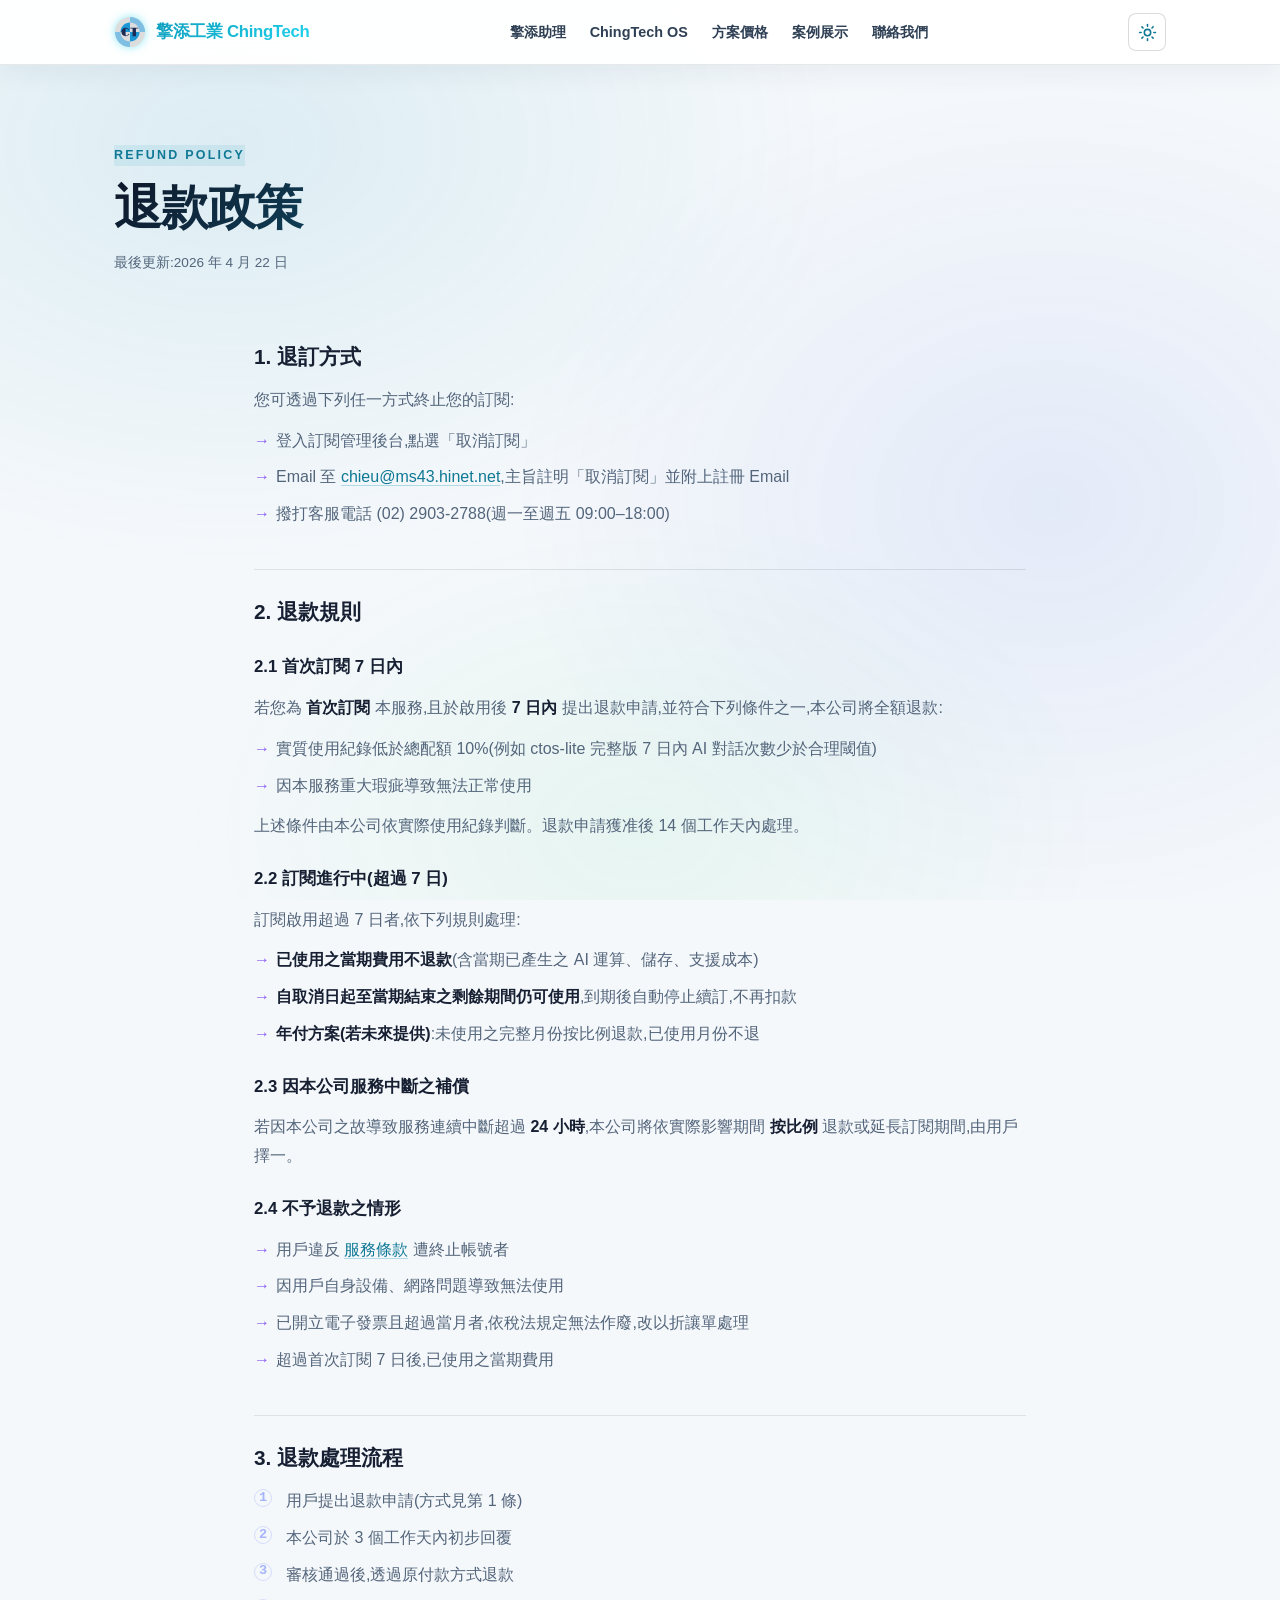
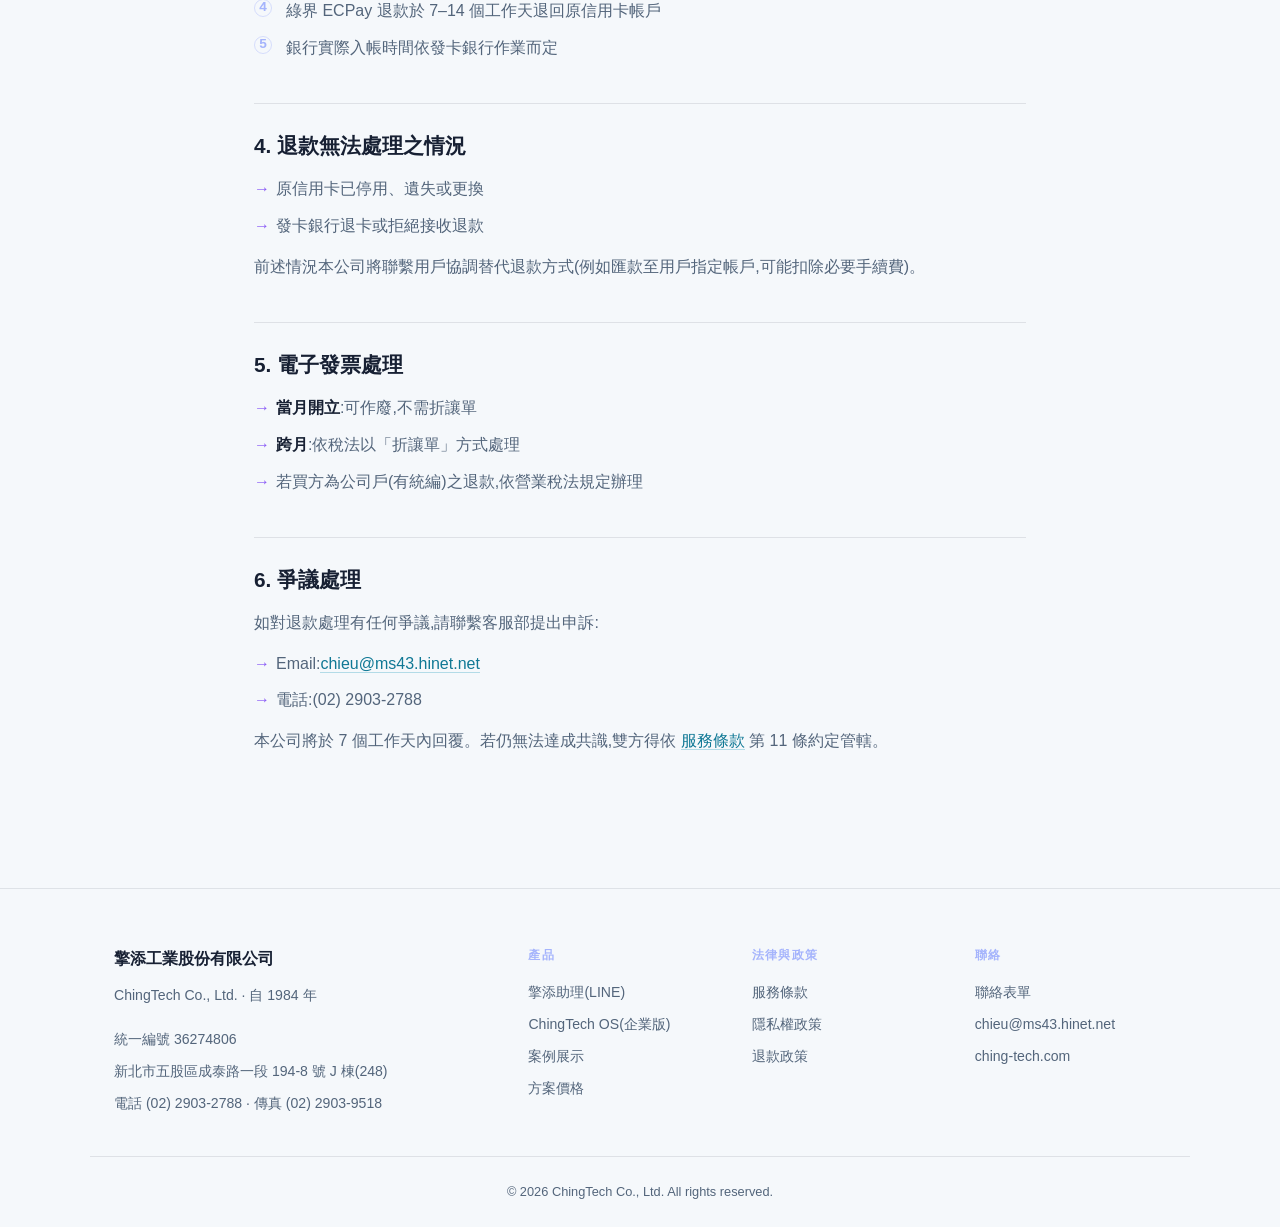
<file: refund.html>
<!DOCTYPE html>
<html lang="zh-Hant">
<head>
  <meta charset="UTF-8">
  <meta name="viewport" content="width=device-width, initial-scale=1.0">
  <title>退款政策 — 擎添工業 ChingTech</title>
  <meta name="description" content="擎添工業訂閱服務之退訂、退款規則、退款處理時間與爭議處理。">
  <link rel="canonical" href="https://ching-tech.github.io/refund.html">
  <meta name="robots" content="index, follow">
  <meta property="og:type" content="article">
  <meta property="og:site_name" content="擎添工業 ChingTech">
  <meta property="og:locale" content="zh_TW">
  <meta property="og:title" content="退款政策 — 擎添工業 ChingTech">
  <meta property="og:description" content="擎添工業訂閱服務之退訂、退款規則、退款處理時間與爭議處理。">
  <meta property="og:url" content="https://ching-tech.github.io/refund.html">
  <meta name="twitter:card" content="summary">
  <style>
    *, *::before, *::after { margin: 0; padding: 0; box-sizing: border-box; }
    html { scroll-behavior: smooth; }
    body {
      font-family: -apple-system, BlinkMacSystemFont, "Segoe UI", Roboto, "Noto Sans TC", sans-serif;
      background: #0a0a0f; color: #e0e0e8; line-height: 1.7; overflow-x: hidden;
    }
    a { color: inherit; text-decoration: none; }
    img { max-width: 100%; display: block; }
    .glow-bg {
      position: fixed; top: 0; left: 0; width: 100%; height: 100%;
      pointer-events: none; z-index: 0;
      background:
        radial-gradient(ellipse 600px 400px at 20% 20%, rgba(56, 130, 246, 0.06), transparent),
        radial-gradient(ellipse 500px 500px at 80% 60%, rgba(139, 92, 246, 0.05), transparent);
    }
    .container { max-width: 1100px; margin: 0 auto; padding: 0 24px; position: relative; z-index: 1; }

    /* ============================================================
       Canonical Nav · 以此為準,修改請同步所有標準頁
       Source: docs/superpowers/specs/2026-04-22-unified-nav-design.md
       Brand: /home/ct/SDD/brand/docs/02-visual-system.md
       ============================================================ */
    nav {
      position: fixed; top: 0; left: 0; right: 0; z-index: 100;
      background: rgba(10, 10, 15, 0.8);
      backdrop-filter: blur(16px);
      -webkit-backdrop-filter: blur(16px);
      border-bottom: 1px solid rgba(255,255,255,0.06);
    }
    nav .container {
      display: flex; align-items: center; justify-content: space-between;
      height: 64px;
    }
    .nav-logo {
      display: flex; align-items: center; gap: 10px;
      font-size: 1.05rem; font-weight: 700; letter-spacing: -0.02em;
      text-decoration: none;
      background: linear-gradient(135deg, #0891b2, #22d3ee);
      -webkit-background-clip: text; background-clip: text;
      -webkit-text-fill-color: transparent; color: transparent;
    }
    .nav-logo img {
      width: 32px; height: 32px;
      filter: drop-shadow(0 0 4px rgba(34, 211, 238, 0.5));
    }
    .nav-links { display: flex; gap: 24px; align-items: center; }
    .nav-links a {
      font-size: 0.9rem;
      color: #a0a0a0;
      text-decoration: none;
      transition: color 0.2s;
    }
    .nav-links a:hover { color: #f5f5f5; }
    .nav-links a.active { color: #22d3ee; }
    .nav-cta {
      padding: 8px 16px;
      background: #06c755;
      color: #fff !important;
      border-radius: 6px;
      font-weight: 600;
      font-size: 0.85rem;
      transition: background 0.2s, transform 0.2s;
    }
    .nav-cta:hover {
      background: #05b34b;
      transform: translateY(-1px);
      color: #fff !important;
    }
    @media (max-width: 720px) {
      nav .container { height: 56px; }
      .nav-logo { font-size: 0.95rem; }
      .nav-logo img { width: 28px; height: 28px; }
      .nav-links { gap: 14px; }
      .nav-links a { font-size: 0.8rem; }
      .nav-cta { padding: 6px 12px; font-size: 0.78rem; }
    }
    /* Hamburger button */
    .nav-toggle {
      display: none;
      width: 40px; height: 40px;
      background: transparent;
      border: none; cursor: pointer;
      padding: 0;
      align-items: center; justify-content: center;
      color: #a0a0a0;
      transition: color 0.2s;
      margin-left: 8px;
    }
    .nav-toggle:hover { color: #e0e0e8; }
    .nav-toggle svg { width: 22px; height: 22px; }
    .nav-toggle .icon-close { display: none; }
    body.nav-open .nav-toggle .icon-menu { display: none; }
    body.nav-open .nav-toggle .icon-close { display: block; }

    /* 小螢幕 nav:漢堡抽屜 */
    @media (max-width: 560px) {
      nav .container { height: 56px; }
      .nav-logo { font-size: 0.85rem; }
      .nav-logo img { width: 26px; height: 26px; }
      .nav-toggle { display: flex; }

      .nav-links {
        position: fixed;
        top: 56px; left: 0; right: 0;
        background: rgba(10, 10, 15, 0.98);
        backdrop-filter: blur(18px);
        -webkit-backdrop-filter: blur(18px);
        padding: 16px 24px 24px;
        flex-direction: column;
        gap: 0;
        align-items: stretch;
        border-bottom: 1px solid rgba(255,255,255,0.08);
        transform: translateY(-120%);
        transition: transform 0.28s ease;
        z-index: 99;
      }
      body.nav-open .nav-links { transform: translateY(0); }
      .nav-links a {
        padding: 14px 8px;
        font-size: 1rem;
        border-bottom: 1px solid rgba(255,255,255,0.06);
        color: #c0c0d0;
        display: block;
      }
      .nav-links a:last-child { border-bottom: none; }
      .nav-links a.nav-cta {
        margin-top: 14px;
        text-align: center;
        padding: 12px 20px;
        font-size: 0.95rem;
      }
    }
    /* === End Canonical Nav === */

    .page-header { padding: 140px 0 24px; }
    .page-eyebrow {
      display: inline-block; font-size: 0.78rem; font-weight: 600;
      text-transform: uppercase; letter-spacing: 0.18em;
      color: #a5b4fc; margin-bottom: 14px;
    }
    .page-title {
      font-size: clamp(2rem, 4.5vw, 3rem);
      font-weight: 800; letter-spacing: -0.02em;
      line-height: 1.15; margin-bottom: 16px; color: #f0f0f8;
    }
    .updated { font-size: 0.85rem; color: #6e6e78; margin-top: 8px; }

    .legal { padding: 24px 0 80px; }
    .legal .container { max-width: 820px; }
    .legal h2 {
      font-size: 1.3rem; font-weight: 700;
      margin: 40px 0 12px; color: #e0e0e8;
      padding-top: 24px; border-top: 1px solid rgba(255,255,255,0.06);
    }
    .legal h2:first-of-type { border-top: none; padding-top: 0; margin-top: 16px; }
    .legal h3 {
      font-size: 1.05rem; font-weight: 600;
      margin: 24px 0 8px; color: #d0d0d8;
    }
    .legal p { color: #9e9eaa; margin: 12px 0; line-height: 1.8; }
    .legal ul, .legal ol { list-style: none; padding: 0; margin: 12px 0; }
    .legal ul li, .legal ol li {
      position: relative; padding-left: 22px; color: #9e9eaa;
      margin: 8px 0; line-height: 1.8;
    }
    .legal ul li::before {
      content: "→"; position: absolute; left: 0; color: #8b5cf6; font-weight: 700;
    }
    .legal ol { counter-reset: step; }
    .legal ol li {
      counter-increment: step;
    }
    .legal ol li::before {
      content: counter(step); position: absolute; left: 0; top: 2px;
      color: #a5b4fc; font-weight: 700; font-size: 0.85rem;
      width: 18px; height: 18px; border-radius: 50%;
      border: 1px solid rgba(165,180,252,0.4);
      display: flex; align-items: center; justify-content: center;
      font-family: "JetBrains Mono", monospace;
    }
    .legal ol li { padding-left: 32px; }
    .legal strong { color: #e0e0e8; font-weight: 600; }
    .legal a { color: #a5b4fc; border-bottom: 1px solid rgba(165,180,252,0.3); }
    .legal a:hover { color: #c7d0ff; border-color: #a5b4fc; }

    footer {
      border-top: 1px solid rgba(255,255,255,0.06);
      padding: 56px 0 24px; margin-top: 40px; font-size: 0.88rem;
    }
    .footer-grid {
      display: grid; grid-template-columns: 2fr 1fr 1fr 1fr;
      gap: 32px; padding-bottom: 40px;
    }
    .footer-col { display: flex; flex-direction: column; gap: 8px; }
    .footer-brand { font-weight: 700; font-size: 1rem; color: #e0e0e8; margin-bottom: 4px; }
    .footer-label {
      font-size: 0.75rem; text-transform: uppercase; letter-spacing: 0.12em;
      color: #a5b4fc; margin-bottom: 8px; font-weight: 600;
    }
    .footer-col a { color: #8888a0; transition: color 0.2s; }
    .footer-col a:hover { color: #e0e0e8; }
    .footer-muted { color: #6e6e78; line-height: 1.7; }
    .footer-bottom {
      border-top: 1px solid rgba(255,255,255,0.04);
      padding-top: 24px; color: #555; text-align: center; font-size: 0.8rem;
    }

    @media (max-width: 720px) { .footer-grid { grid-template-columns: 1fr 1fr; } }
    @media (max-width: 480px) { .footer-grid { grid-template-columns: 1fr; gap: 24px; } }
  </style>
  <script src="site-theme.js"></script>
  <link rel="stylesheet" href="site-theme.css">
</head>
<body>

<div class="glow-bg"></div>

<!-- === Canonical Nav · 以此為準,修改請同步所有標準頁 === -->
<!-- === Source: docs/superpowers/specs/2026-04-22-unified-nav-design.md === -->
<nav>
  <div class="container">
    <a href="index.html" class="nav-logo" aria-label="擎添工業 ChingTech 首頁">
      <img src="images/CTLogo.svg" alt="擎添工業 Logo">擎添工業 ChingTech
    </a>
    <div class="nav-links">
      <a href="ctos-lite.html" data-nav="ctos-lite">擎添助理</a>
      <a href="ching-tech-os.html" data-nav="ching-tech-os">ChingTech OS</a>
      <a href="pricing.html" data-nav="pricing">方案價格</a>
      <a href="https://ching-tech.github.io/chingtech-case-hub/" target="_blank" rel="noreferrer" data-nav="cases">案例展示</a>
      <a href="contact.html" data-nav="contact">聯絡我們</a>
    </div>
    <button class="nav-toggle" aria-label="選單" aria-expanded="false" type="button">
        <svg class="icon-menu" viewBox="0 0 24 24" fill="none" stroke="currentColor" stroke-width="2" stroke-linecap="round" stroke-linejoin="round"><line x1="3" y1="6" x2="21" y2="6"/><line x1="3" y1="12" x2="21" y2="12"/><line x1="3" y1="18" x2="21" y2="18"/></svg>
        <svg class="icon-close" viewBox="0 0 24 24" fill="none" stroke="currentColor" stroke-width="2" stroke-linecap="round" stroke-linejoin="round"><line x1="18" y1="6" x2="6" y2="18"/><line x1="6" y1="6" x2="18" y2="18"/></svg>
      </button>
  </div>
</nav>

<header class="page-header">
  <div class="container">
    <span class="page-eyebrow">Refund Policy</span>
    <h1 class="page-title">退款政策</h1>
    <p class="updated">最後更新:2026 年 4 月 22 日</p>
  </div>
</header>

<main class="legal">
  <div class="container">

<h2>1. 退訂方式</h2>
<p>您可透過下列任一方式終止您的訂閱:</p>
<ul>
  <li>登入訂閱管理後台,點選「取消訂閱」</li>
  <li>Email 至 <a href="mailto:chieu@ms43.hinet.net">chieu@ms43.hinet.net</a>,主旨註明「取消訂閱」並附上註冊 Email</li>
  <li>撥打客服電話 (02) 2903-2788(週一至週五 09:00–18:00)</li>
</ul>

<h2>2. 退款規則</h2>

<h3>2.1 首次訂閱 7 日內</h3>
<p>若您為 <strong>首次訂閱</strong> 本服務,且於啟用後 <strong>7 日內</strong> 提出退款申請,並符合下列條件之一,本公司將全額退款:</p>
<ul>
  <li>實質使用紀錄低於總配額 10%(例如 ctos-lite 完整版 7 日內 AI 對話次數少於合理閾值)</li>
  <li>因本服務重大瑕疵導致無法正常使用</li>
</ul>
<p>上述條件由本公司依實際使用紀錄判斷。退款申請獲准後 14 個工作天內處理。</p>

<h3>2.2 訂閱進行中(超過 7 日)</h3>
<p>訂閱啟用超過 7 日者,依下列規則處理:</p>
<ul>
  <li><strong>已使用之當期費用不退款</strong>(含當期已產生之 AI 運算、儲存、支援成本)</li>
  <li><strong>自取消日起至當期結束之剩餘期間仍可使用</strong>,到期後自動停止續訂,不再扣款</li>
  <li><strong>年付方案(若未來提供)</strong>:未使用之完整月份按比例退款,已使用月份不退</li>
</ul>

<h3>2.3 因本公司服務中斷之補償</h3>
<p>若因本公司之故導致服務連續中斷超過 <strong>24 小時</strong>,本公司將依實際影響期間 <strong>按比例</strong> 退款或延長訂閱期間,由用戶擇一。</p>

<h3>2.4 不予退款之情形</h3>
<ul>
  <li>用戶違反 <a href="terms.html">服務條款</a> 遭終止帳號者</li>
  <li>因用戶自身設備、網路問題導致無法使用</li>
  <li>已開立電子發票且超過當月者,依稅法規定無法作廢,改以折讓單處理</li>
  <li>超過首次訂閱 7 日後,已使用之當期費用</li>
</ul>

<h2>3. 退款處理流程</h2>
<ol>
  <li>用戶提出退款申請(方式見第 1 條)</li>
  <li>本公司於 3 個工作天內初步回覆</li>
  <li>審核通過後,透過原付款方式退款</li>
  <li>綠界 ECPay 退款於 7–14 個工作天退回原信用卡帳戶</li>
  <li>銀行實際入帳時間依發卡銀行作業而定</li>
</ol>

<h2>4. 退款無法處理之情況</h2>
<ul>
  <li>原信用卡已停用、遺失或更換</li>
  <li>發卡銀行退卡或拒絕接收退款</li>
</ul>
<p>前述情況本公司將聯繫用戶協調替代退款方式(例如匯款至用戶指定帳戶,可能扣除必要手續費)。</p>

<h2>5. 電子發票處理</h2>
<ul>
  <li><strong>當月開立</strong>:可作廢,不需折讓單</li>
  <li><strong>跨月</strong>:依稅法以「折讓單」方式處理</li>
  <li>若買方為公司戶(有統編)之退款,依營業稅法規定辦理</li>
</ul>

<h2>6. 爭議處理</h2>
<p>如對退款處理有任何爭議,請聯繫客服部提出申訴:</p>
<ul>
  <li>Email:<a href="mailto:chieu@ms43.hinet.net">chieu@ms43.hinet.net</a></li>
  <li>電話:(02) 2903-2788</li>
</ul>
<p>本公司將於 7 個工作天內回覆。若仍無法達成共識,雙方得依 <a href="terms.html">服務條款</a> 第 11 條約定管轄。</p>

  </div>
</main>

<footer>
  <div class="container footer-grid">
    <div class="footer-col">
      <div class="footer-brand">擎添工業股份有限公司</div>
      <div class="footer-muted">ChingTech Co., Ltd. · 自 1984 年</div>
      <div class="footer-muted" style="margin-top: 12px;">統一編號 36274806</div>
      <div class="footer-muted">新北市五股區成泰路一段 194-8 號 J 棟(248)</div>
      <div class="footer-muted">電話 (02) 2903-2788 · 傳真 (02) 2903-9518</div>
    </div>
    <div class="footer-col">
      <div class="footer-label">產品</div>
      <a href="ctos-lite.html">擎添助理(LINE)</a>
      <a href="ching-tech-os.html">ChingTech OS(企業版)</a>
      
      <a href="https://ching-tech.github.io/chingtech-case-hub/" target="_blank" rel="noreferrer">案例展示</a>
      <a href="pricing.html">方案價格</a>
    </div>
    <div class="footer-col">
      <div class="footer-label">法律與政策</div>
      <a href="terms.html">服務條款</a>
      <a href="privacy.html">隱私權政策</a>
      <a href="refund.html">退款政策</a>
    </div>
    <div class="footer-col">
      <div class="footer-label">聯絡</div>
      <a href="contact.html">聯絡表單</a>
      <a href="mailto:chieu@ms43.hinet.net">chieu@ms43.hinet.net</a>
      <a href="https://ching-tech.com" target="_blank">ching-tech.com</a>
    </div>
  </div>
  <div class="container footer-bottom">
    © 2026 ChingTech Co., Ltd. All rights reserved.
  </div>
</footer>

<script>
(function(){
  var btn = document.querySelector('.nav-toggle');
  if (!btn) return;
  function close(){ document.body.classList.remove('nav-open'); btn.setAttribute('aria-expanded','false'); }
  btn.addEventListener('click', function(){
    var open = document.body.classList.toggle('nav-open');
    btn.setAttribute('aria-expanded', open);
  });
  document.querySelectorAll('.nav-links a').forEach(function(a){ a.addEventListener('click', close); });
  document.addEventListener('keydown', function(e){ if (e.key === 'Escape') close(); });
})();
</script>
</body>
</html>
</file>
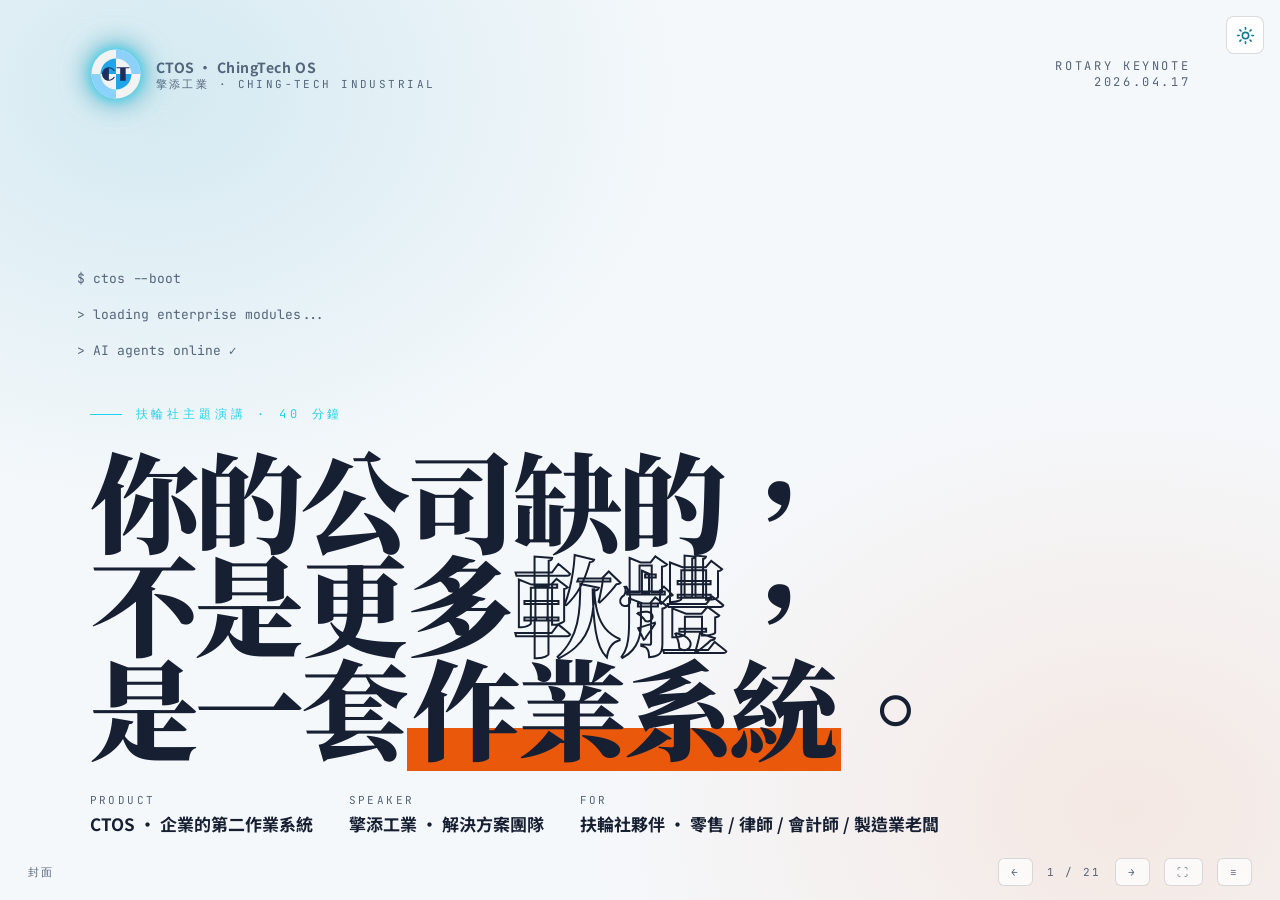
<file: rotary.html>
<!doctype html>
<html lang="zh-Hant">
<head>
<meta charset="utf-8" />
<meta name="viewport" content="width=device-width,initial-scale=1" />
<title>CTOS · 企業的第二作業系統 · 扶輪社主題演講</title>
<meta name="description" content="CTOS 企業 AI 工作平台主題演講簡報，說明 40 年工程公司如何把知識庫、Agent 與企業作業流程整合成第二作業系統。">
<link rel="canonical" href="https://ching-tech.github.io/rotary.html">
<meta name="robots" content="index, follow">
<meta property="og:type" content="article">
<meta property="og:site_name" content="擎添工業 ChingTech">
<meta property="og:locale" content="zh_TW">
<meta property="og:title" content="CTOS · 企業的第二作業系統">
<meta property="og:description" content="擎添工業 CTOS 主題演講簡報，說明企業 AI 工作平台如何整合知識庫、Agent 與流程。">
<meta property="og:url" content="https://ching-tech.github.io/rotary.html">
<meta property="og:image" content="https://ching-tech.github.io/img/og-card.png">
<meta property="og:image:width" content="1200">
<meta property="og:image:height" content="630">
<meta property="og:image:type" content="image/png">
<meta name="twitter:card" content="summary_large_image">
<link rel="preconnect" href="https://fonts.googleapis.com">
<link rel="preconnect" href="https://fonts.gstatic.com" crossorigin>
<link href="https://fonts.googleapis.com/css2?family=Noto+Sans+TC:wght@300;400;500;700;900&family=Noto+Serif+TC:wght@500;700;900&family=JetBrains+Mono:wght@400;500;700&display=swap" rel="stylesheet">
<style>
  /* === CTOS Brand === */
  :root{
    --bg:#0e0e10;
    --bg-2:#16171b;
    --panel:#1a1a1a;
    --panel-2:#22232a;
    --line:rgba(240,240,240,.10);
    --paper:#f0f0f0;
    --muted:#a0a0a0;
    --dim:#606060;
    --cyan:#0891b2;
    --cyan-2:#22d3ee;
    --orange:#ea580c;
    --orange-2:#fb923c;
    --green:#16a34a;
    --warn:#d97706;
    --error:#dc2626;
    --gold:#f7a81b;
  }
  *{box-sizing:border-box;margin:0;padding:0}
  html,body{height:100%;background:var(--bg);color:var(--paper);
    font-family:-apple-system,BlinkMacSystemFont,"Ubuntu","Segoe UI","Microsoft JhengHei","Noto Sans TC",sans-serif;
    -webkit-font-smoothing:antialiased;overflow:hidden}
  html.scroll-mode,html.scroll-mode body{overflow:auto;height:auto}
  ::selection{background:var(--cyan);color:#fff}

  /* deck */
  .deck{position:relative;width:100vw;height:100vh}
  html.scroll-mode .deck{height:auto}

  .slide{
    position:absolute;inset:0;
    padding:64px clamp(40px,7vw,120px);
    display:flex;flex-direction:column;justify-content:center;
    opacity:0;visibility:hidden;
    transition:opacity .4s ease;
    overflow:hidden;
  }
  .slide.active{opacity:1;visibility:visible;z-index:2}

  html.scroll-mode .slide{
    position:relative;inset:auto;opacity:1;visibility:visible;
    min-height:100vh;border-bottom:1px solid var(--line);
  }

  /* chrome */
  .chrome{
    position:fixed;left:0;right:0;bottom:0;
    padding:14px 28px;
    display:flex;justify-content:space-between;align-items:center;
    font-family:"JetBrains Mono",monospace;font-size:11px;letter-spacing:.18em;
    color:rgba(240,240,240,.55);text-transform:uppercase;z-index:10;pointer-events:none;
  }
  .chrome .right{display:flex;gap:14px;align-items:center;pointer-events:auto}
  .chrome a,.chrome button{
    background:none;border:1px solid rgba(240,240,240,.18);color:inherit;
    font:inherit;letter-spacing:inherit;text-transform:inherit;
    padding:6px 12px;border-radius:6px;cursor:pointer;text-decoration:none;
  }
  .chrome a:hover,.chrome button:hover{border-color:var(--cyan);color:var(--cyan-2)}
  .progress{
    position:fixed;left:0;top:0;height:3px;background:linear-gradient(90deg,var(--cyan),var(--cyan-2));
    z-index:11;transition:width .35s ease;width:0;
  }

  /* typography */
  h1,h2,h3{line-height:1.02;letter-spacing:-.02em;font-weight:900}
  .display{font-size:clamp(56px,8.5vw,140px);line-height:.95;letter-spacing:-.03em}
  .display-serif{font-family:"Noto Serif TC",serif}
  .h2{font-size:clamp(40px,5.8vw,84px);line-height:1.05;font-weight:900;letter-spacing:-.02em}
  .h3{font-size:clamp(24px,2.6vw,38px);line-height:1.15;font-weight:700;letter-spacing:-.01em}
  .lead{font-size:clamp(18px,1.4vw,22px);line-height:1.65;font-weight:300;color:#cfd0d4;max-width:62ch}
  .mono{font-family:"JetBrains Mono",monospace;letter-spacing:.04em}
  .eyebrow{
    font-family:"JetBrains Mono",monospace;font-size:12px;letter-spacing:.32em;text-transform:uppercase;
    color:var(--cyan-2);margin-bottom:24px;display:inline-flex;align-items:center;gap:14px;
  }
  .eyebrow::before{content:"";width:32px;height:1px;background:currentColor}
  .glow-cyan{color:var(--cyan-2)}
  .glow-orange{color:var(--orange-2)}
  .underline-orange{
    background:linear-gradient(transparent 65%, var(--orange) 65%, var(--orange) 92%, transparent 92%);
    padding:0 .05em;
  }
  .stroke{-webkit-text-stroke:2px var(--paper);color:transparent}

  /* ============ s1 cover ============ */
  .s-cover{
    background:
      radial-gradient(900px 700px at 12% 10%, rgba(8,145,178,.25), transparent 60%),
      radial-gradient(900px 700px at 88% 90%, rgba(234,88,12,.18), transparent 60%),
      var(--bg);
  }
  .cover-brand{
    position:absolute;top:48px;left:clamp(40px,7vw,120px);right:clamp(40px,7vw,120px);
    display:flex;justify-content:space-between;align-items:center;
  }
  .cover-brand .logo{display:flex;align-items:center;gap:14px}
  .logo-mark{
    width:52px;height:52px;
    background:transparent;
    display:grid;place-items:center;
    position:relative;
  }
  .logo-mark::before{
    content:"";position:absolute;inset:-10px;
    background:radial-gradient(circle, rgba(34,211,238,.35), rgba(8,145,178,.18) 50%, transparent 75%);
    filter:blur(10px);
    z-index:0;
    animation:logo-pulse 4s ease-in-out infinite;
  }
  .logo-mark img{
    width:100%;height:100%;object-fit:contain;display:block;position:relative;z-index:1;
    filter:
      brightness(1.1)
      drop-shadow(0 0 6px rgba(34,211,238,.85))
      drop-shadow(0 0 14px rgba(8,145,178,.55));
  }
  @keyframes logo-pulse{
    0%,100%{opacity:.75;transform:scale(1)}
    50%{opacity:1;transform:scale(1.08)}
  }
  .cover-content{margin-top:auto}
  .cover h1{margin-top:18px}
  .cover-sub{margin-top:36px;display:flex;gap:36px;flex-wrap:wrap;align-items:center}
  .meta-block{display:flex;flex-direction:column;gap:4px}
  .meta-block .k{font-size:11px;letter-spacing:.22em;color:var(--muted);text-transform:uppercase;font-family:"JetBrains Mono",monospace}
  .meta-block .v{font-size:17px;font-weight:700}

  /* terminal-like decoration */
  .terminal-line{
    position:absolute;font-family:"JetBrains Mono",monospace;font-size:13px;color:rgba(34,211,238,.3);
    pointer-events:none;user-select:none;
  }

  /* ============ s2 hook ============ */
  .s-hook{
    background:
      radial-gradient(700px 500px at 50% 110%, rgba(234,88,12,.15), transparent 60%),
      var(--bg);
    text-align:center;align-items:center;
  }
  .s-hook .display{max-width:20ch;margin:0 auto}
  .s-hook .lead{margin:32px auto 0}

  /* ============ s2 about us ============ */
  .s-about{
    background:
      radial-gradient(900px 600px at 80% 0%, rgba(8,145,178,.18), transparent 55%),
      radial-gradient(700px 500px at 20% 100%, rgba(234,88,12,.10), transparent 55%),
      var(--bg);
    display:grid !important;grid-template-columns:1fr 1fr;align-items:center;gap:64px;
  }
  .about-left h2{margin-top:8px}
  .about-meta{margin-top:32px;display:grid;grid-template-columns:repeat(2,1fr);gap:18px}
  .about-meta .cell{
    border:1px solid var(--line);border-radius:12px;padding:18px;background:rgba(240,240,240,.03);
  }
  .about-meta .k{font-family:"JetBrains Mono",monospace;font-size:11px;letter-spacing:.22em;color:var(--cyan-2);text-transform:uppercase}
  .about-meta .v{font-size:22px;font-weight:700;margin-top:6px;color:var(--paper)}
  .about-meta .v small{font-size:13px;color:var(--muted);font-weight:400;margin-left:6px}
  .about-pillars{
    display:flex;flex-direction:column;gap:14px;
  }
  .pillar-card{
    border:1px solid var(--line);border-radius:14px;padding:20px 22px;
    background:linear-gradient(135deg,rgba(8,145,178,.10),rgba(240,240,240,.02));
    display:flex;gap:16px;align-items:flex-start;
  }
  .pillar-card .ico{
    width:42px;height:42px;border-radius:10px;display:grid;place-items:center;
    background:rgba(8,145,178,.18);color:var(--cyan-2);flex-shrink:0;
  }
  .pillar-card h3{font-size:18px;font-weight:700;margin-bottom:4px}
  .pillar-card p{font-size:13px;color:#bdbec3;line-height:1.5}
  .customer-strip{
    margin-top:18px;padding:18px 22px;border-radius:12px;
    background:rgba(240,240,240,.03);border:1px solid var(--line);
  }
  .customer-strip .label{
    font-family:"JetBrains Mono",monospace;font-size:11px;letter-spacing:.22em;color:var(--orange-2);
    text-transform:uppercase;margin-bottom:10px;display:block;
  }
  .customer-strip .list{
    display:flex;flex-wrap:wrap;gap:8px;
  }
  .customer-strip .tag{
    font-size:13px;padding:6px 12px;border-radius:999px;background:rgba(240,240,240,.05);
    color:#dcdde2;border:1px solid var(--line);
  }

  /* ============ s3 bridge: 為什麼老廠做 AI ============ */
  .s-bridge{
    background:
      radial-gradient(1000px 700px at 50% 50%, rgba(234,88,12,.18), transparent 60%),
      var(--bg);
    align-items:center;text-align:center;
  }
  .bridge-arrow{
    display:flex;align-items:center;gap:24px;justify-content:center;margin:36px auto 0;flex-wrap:wrap;
  }
  .bridge-pill{
    border:1px solid var(--line);border-radius:14px;padding:24px 28px;background:rgba(240,240,240,.03);
    min-width:200px;
  }
  .bridge-pill .y{font-family:"JetBrains Mono",monospace;font-size:38px;font-weight:700;color:var(--cyan-2);line-height:1}
  .bridge-pill .l{font-size:13px;color:var(--muted);margin-top:6px;font-family:"JetBrains Mono",monospace;letter-spacing:.18em;text-transform:uppercase}
  .bridge-plus{font-family:"JetBrains Mono",monospace;font-size:32px;color:var(--orange-2);font-weight:700}
  .bridge-equals{
    margin-top:36px;padding:28px 36px;border-radius:18px;
    background:linear-gradient(135deg,rgba(8,145,178,.18),rgba(234,88,12,.12));
    border:1px solid rgba(34,211,238,.25);max-width:62ch;margin-inline:auto;
  }
  .bridge-equals .product{font-family:"Noto Serif TC",serif;font-size:42px;font-weight:900;color:var(--paper);letter-spacing:-.02em}
  .bridge-equals .product em{font-style:normal;background:var(--cyan);color:#fff;padding:0 .15em;border-radius:6px}
  .bridge-equals p{margin-top:14px;font-size:16px;color:#dcdde2;line-height:1.6}

  /* ============ s4 enemy (was s3) ============ */
  .three-up{display:grid;grid-template-columns:repeat(3,1fr);gap:20px;margin-top:48px}
  .three-up .item{
    border:1px solid var(--line);border-radius:12px;padding:28px;
    background:rgba(240,240,240,.025);
    display:flex;flex-direction:column;gap:14px;min-height:260px;
  }
  .three-up .num{font-family:"JetBrains Mono",monospace;font-weight:700;font-size:12px;letter-spacing:.22em;color:var(--orange-2)}
  .three-up h3{font-size:26px}
  .three-up p{color:#bdbec3;font-size:15px;line-height:1.65}

  /* ============ s4 three professions ============ */
  .pro-grid{display:grid;grid-template-columns:repeat(3,1fr);gap:18px;margin-top:44px}
  .pro{
    border-radius:14px;padding:30px;color:var(--paper);
    display:flex;flex-direction:column;gap:14px;min-height:330px;
    border:1px solid var(--line);background:rgba(240,240,240,.03);
  }
  .pro .badge{
    font-family:"JetBrains Mono",monospace;font-size:11px;letter-spacing:.22em;text-transform:uppercase;
    background:rgba(8,145,178,.18);color:var(--cyan-2);
    padding:6px 12px;border-radius:6px;align-self:flex-start;font-weight:700;
  }
  .pro h3{font-size:24px}
  .pro p{font-size:14px;line-height:1.6;color:#bdbec3}
  .pro ul{list-style:none;display:flex;flex-direction:column;gap:8px;margin-top:auto}
  .pro li{font-size:13px;display:flex;gap:8px;align-items:baseline;color:#cfd0d4}
  .pro li::before{content:"—";color:var(--orange-2);flex-shrink:0}

  .common-line{
    margin-top:32px;text-align:center;font-size:clamp(17px,1.4vw,22px);color:#cfd0d4;
  }
  .common-line b{color:var(--cyan-2)}

  /* ============ s5 the shift ============ */
  .s-shift{
    display:grid !important;grid-template-columns:1.1fr .9fr;align-items:center;gap:64px;
  }
  .shift-now{
    font-family:"Noto Serif TC",serif;font-weight:900;
    font-size:clamp(140px,22vw,360px);line-height:.85;
    background:linear-gradient(180deg,var(--cyan-2),var(--cyan));
    -webkit-background-clip:text;background-clip:text;color:transparent;
    letter-spacing:-.04em;
  }
  .shift-side .lead{font-size:clamp(19px,1.6vw,24px);color:#cfd0d4}
  .shift-stats{display:flex;gap:32px;margin-top:32px;flex-wrap:wrap}
  .shift-stat .n{font-family:"JetBrains Mono",monospace;font-size:54px;font-weight:700;color:var(--paper);line-height:1}
  .shift-stat .l{font-size:12px;color:var(--muted);letter-spacing:.18em;margin-top:6px;text-transform:uppercase;font-family:"JetBrains Mono",monospace}

  /* ============ s6 introducing ============ */
  .s-intro{
    background:
      radial-gradient(900px 700px at 80% 20%, rgba(8,145,178,.18), transparent 55%),
      var(--bg);
    align-items:flex-start;
  }
  .intro-mark{
    font-family:"JetBrains Mono",monospace;font-weight:700;letter-spacing:.32em;font-size:13px;
    color:var(--cyan-2);margin-bottom:24px;
  }
  .intro-display{font-family:"Noto Serif TC",serif;font-size:clamp(64px,10vw,160px);font-weight:900;line-height:1;letter-spacing:-.03em}
  .intro-display em{font-style:normal;background:var(--cyan);color:#fff;padding:0 .12em;border-radius:8px}
  .intro-display .second{display:block}
  .intro-after{margin-top:36px;display:grid;grid-template-columns:repeat(2,1fr);gap:48px;max-width:1200px}
  .intro-after p{font-size:17px;line-height:1.75;color:#cfd0d4}
  .intro-after b{color:var(--paper)}
  .slogan{
    margin-top:24px;font-family:"JetBrains Mono",monospace;font-size:13px;letter-spacing:.22em;
    color:var(--orange-2);text-transform:uppercase;
  }

  /* ============ s7 desktop showcase ============ */
  .s-desktop{background:var(--bg)}
  .desktop-frame{
    margin-top:32px;border-radius:14px;overflow:hidden;border:1px solid var(--line);
    background:#000;box-shadow:0 30px 80px rgba(0,0,0,.6);
    position:relative;max-height:64vh;
  }
  .desktop-bar{
    background:#1a1a1a;padding:10px 14px;display:flex;align-items:center;gap:8px;
    border-bottom:1px solid var(--line);
  }
  .desktop-bar .dot{width:11px;height:11px;border-radius:50%}
  .desktop-bar .dot.r{background:#ff5f57}
  .desktop-bar .dot.y{background:#ffbd2e}
  .desktop-bar .dot.g{background:#28c941}
  .desktop-bar .title{margin-left:auto;font-family:"JetBrains Mono",monospace;font-size:11px;color:var(--muted);letter-spacing:.18em;text-transform:uppercase}
  .desktop-img{display:block;width:100%;height:auto;max-height:60vh;object-fit:cover;object-position:top}

  .desktop-row{
    display:grid;grid-template-columns:1.1fr .9fr;gap:48px;align-items:center;
  }
  .desktop-row .desktop-frame{margin-top:0}

  /* ============ s8 modules grid ============ */
  .s-modules{background:var(--bg-2)}
  .mod-grid{
    display:grid;grid-template-columns:repeat(4,1fr);grid-auto-rows:minmax(160px,auto);
    gap:14px;margin-top:40px;
  }
  .mod{
    background:rgba(240,240,240,.03);border:1px solid var(--line);border-radius:12px;padding:20px;
    display:flex;flex-direction:column;gap:10px;
  }
  .mod .ico{
    width:38px;height:38px;border-radius:9px;display:grid;place-items:center;
    background:rgba(8,145,178,.15);color:var(--cyan-2);
  }
  .mod h3{font-size:17px;font-weight:700}
  .mod p{font-size:12.5px;color:var(--muted);line-height:1.55}
  .mod.feature{
    grid-column:span 2;grid-row:span 2;
    background:linear-gradient(160deg,rgba(8,145,178,.18),rgba(8,145,178,.04));
    border-color:rgba(8,145,178,.3);
  }
  .mod.feature h3{font-size:28px}
  .mod.feature p{font-size:15px;color:#cfd0d4;line-height:1.6}
  .mod.accent{background:rgba(234,88,12,.10);border-color:rgba(234,88,12,.3)}
  .mod.accent .ico{background:rgba(234,88,12,.18);color:var(--orange-2)}

  /* ============ s9-11 module deep dives ============ */
  .s-deep{
    display:grid !important;grid-template-columns:.9fr 1.1fr;align-items:center;gap:56px;
  }
  .deep-side h2{margin-bottom:18px}
  .deep-side ul{margin-top:24px;display:flex;flex-direction:column;gap:14px;list-style:none}
  .deep-side li{
    display:flex;gap:14px;align-items:flex-start;font-size:17px;color:#cfd0d4;
  }
  .deep-side li b{color:var(--paper);font-weight:700}
  .deep-side .check{
    width:24px;height:24px;border-radius:6px;background:var(--cyan);color:#fff;
    display:grid;place-items:center;flex-shrink:0;font-weight:900;font-size:13px;
  }
  .screenshot{
    border-radius:14px;overflow:hidden;border:1px solid var(--line);background:#000;
    box-shadow:0 30px 80px rgba(0,0,0,.6);
  }
  .screenshot img{display:block;width:100%;height:auto;max-height:62vh;object-fit:cover;object-position:top}
  .ss-tag{
    position:absolute;font-family:"JetBrains Mono",monospace;font-size:11px;letter-spacing:.18em;
    color:var(--cyan-2);text-transform:uppercase;background:rgba(14,14,16,.85);padding:6px 10px;border-radius:6px;
    border:1px solid var(--line);
  }

  /* ============ s12 numbers ============ */
  .s-numbers{
    background:
      radial-gradient(900px 600px at 50% 0%, rgba(8,145,178,.22), transparent 55%),
      var(--bg);
    text-align:center;align-items:center;
  }
  .stat-grid{display:grid;grid-template-columns:repeat(4,1fr);gap:32px;margin-top:60px;width:100%}
  .stat{display:flex;flex-direction:column;align-items:center;gap:8px}
  .stat .big{
    font-family:"JetBrains Mono",monospace;font-weight:700;
    font-size:clamp(58px,8.5vw,130px);line-height:1;letter-spacing:-.04em;
    background:linear-gradient(180deg,var(--paper),var(--cyan-2));
    -webkit-background-clip:text;background-clip:text;color:transparent;
  }
  .stat .big small{font-size:.45em;color:var(--cyan-2);-webkit-text-fill-color:var(--cyan-2);background:none;font-weight:500;margin-left:4px}
  .stat .l{font-size:13px;letter-spacing:.16em;color:var(--muted);text-transform:uppercase;font-family:"JetBrains Mono",monospace}
  .stat .desc{font-size:14px;color:#bdbec3;max-width:18ch;margin-top:6px}

  /* ============ s13 why ching-tech ============ */
  .why-grid{display:grid;grid-template-columns:repeat(4,1fr);gap:16px;margin-top:44px}
  .why{
    border:1px solid var(--line);border-radius:12px;padding:24px;
    background:rgba(240,240,240,.03);
  }
  .why h3{font-size:19px;margin-bottom:8px}
  .why p{font-size:14px;color:#bdbec3;line-height:1.6}
  .why .icon{
    font-family:"JetBrains Mono",monospace;font-size:11px;letter-spacing:.22em;color:var(--cyan-2);
    text-transform:uppercase;margin-bottom:14px;display:block;
  }
  .selfuse-quote{
    margin-top:32px;padding:24px 28px;border-left:3px solid var(--orange);
    background:rgba(234,88,12,.06);border-radius:0 12px 12px 0;
    font-family:"Noto Serif TC",serif;font-size:18px;line-height:1.6;color:#cfd0d4;
  }
  .selfuse-quote b{color:var(--orange-2)}

  /* ============ s14b ROADMAP ============ */
  .roadmap-head{display:flex;align-items:end;justify-content:space-between;gap:32px;flex-wrap:wrap;margin-bottom:36px}
  .roadmap-head p{max-width:480px;color:#cfd0d4;font-size:15px;line-height:1.65}
  .roadmap-grid{display:grid;grid-template-columns:repeat(3,1fr);gap:16px}
  .rc-card{
    border:1px solid var(--line);border-radius:12px;padding:24px;
    background:rgba(240,240,240,.03);
    transition:border-color .25s ease;
  }
  .rc-card:hover{border-color:rgba(34,211,238,.35)}
  .rc-card .rc-tag{
    font-family:"JetBrains Mono",monospace;font-size:10px;letter-spacing:.28em;
    color:var(--cyan-2);text-transform:uppercase;margin-bottom:12px;display:block;
  }
  .rc-card h3{font-size:20px;margin-bottom:4px;font-family:"Noto Serif TC",serif;font-weight:900}
  .rc-card .rc-sub{font-size:12px;color:var(--muted);font-family:"JetBrains Mono",monospace;letter-spacing:.04em;margin-bottom:12px}
  .rc-card p{font-size:14px;color:#bdbec3;line-height:1.6}
  .rc-card p b{color:var(--paper)}
  .roadmap-foot{
    margin-top:28px;padding:18px 24px;border-left:3px solid var(--cyan);
    background:rgba(8,145,178,.07);border-radius:0 12px 12px 0;
    font-size:15px;line-height:1.7;color:#cfd0d4;
  }
  .roadmap-foot b{color:var(--paper)}

  /* ============ s14 OFFER ============ */
  .s-offer{
    background:linear-gradient(160deg,#0891b2 0%,#0e7490 50%,#155e75 100%);
    color:var(--paper);
  }
  .s-offer .eyebrow{color:#fff;margin-bottom:18px}
  .s-offer .eyebrow::before{background:#fff;opacity:.6}
  .s-offer h2{color:#fff;font-family:"Noto Serif TC",serif}
  .offer-card{
    margin-top:36px;display:grid;grid-template-columns:1.1fr .9fr;gap:28px;align-items:stretch;
  }
  .offer-left,.offer-right{
    background:#0e0e10;border-radius:18px;padding:32px;display:flex;flex-direction:column;gap:14px;
    box-shadow:0 30px 80px rgba(0,0,0,.4);
  }
  .offer-left{border:2px solid var(--orange)}
  .price-row{display:flex;align-items:baseline;gap:12px}
  .price-old{
    font-family:"JetBrains Mono",monospace;font-size:28px;color:var(--muted);text-decoration:line-through;font-weight:500;
  }
  .price-now{
    font-family:"JetBrains Mono",monospace;font-size:80px;line-height:1;font-weight:700;letter-spacing:-.03em;color:var(--paper);
  }
  .price-now small{font-size:22px;font-weight:500;color:var(--muted);margin-left:6px}
  .save-tag{
    display:inline-flex;align-items:center;gap:6px;background:var(--orange);color:#fff;
    padding:6px 12px;border-radius:6px;font-family:"JetBrains Mono",monospace;font-size:12px;letter-spacing:.18em;
    align-self:flex-start;margin-bottom:6px;font-weight:700;
  }
  .offer-list{list-style:none;display:flex;flex-direction:column;gap:9px;margin-top:8px}
  .offer-list li{display:flex;gap:10px;align-items:flex-start;font-size:14px;color:#cfd0d4;line-height:1.55}
  .offer-list li::before{
    content:"✓";color:var(--cyan-2);font-weight:900;font-size:16px;line-height:1.2;flex-shrink:0;
  }
  .offer-right h3{color:var(--orange-2);font-family:"Noto Serif TC",serif;font-size:30px}
  .offer-right .bonus{display:flex;flex-direction:column;gap:12px;margin-top:8px}
  .bonus-item{
    display:flex;gap:14px;align-items:flex-start;padding:14px;border:1px dashed rgba(234,88,12,.45);
    border-radius:10px;background:rgba(234,88,12,.05);
  }
  .bonus-item .v{font-family:"JetBrains Mono",monospace;font-size:20px;font-weight:700;color:var(--orange-2);width:74px;flex-shrink:0}
  .bonus-item .t{font-size:13.5px;line-height:1.55;color:#cfd0d4}
  .bonus-item .t b{color:var(--paper)}
  .offer-foot{
    margin-top:18px;font-size:13px;color:rgba(255,255,255,.85);text-align:center;
  }

  /* ============ s15 scarcity ============ */
  .s-scarce{
    background:
      radial-gradient(800px 600px at 50% 50%, rgba(220,38,38,.20), transparent 55%),
      var(--bg);
    text-align:center;align-items:center;
  }
  .deadline{
    margin-top:44px;display:flex;gap:20px;justify-content:center;flex-wrap:wrap;
  }
  .dd{
    border:1px solid var(--line);border-radius:14px;padding:24px 32px;background:rgba(240,240,240,.03);
    display:flex;flex-direction:column;gap:8px;min-width:200px;
  }
  .dd .v{font-family:"JetBrains Mono",monospace;font-size:60px;font-weight:700;line-height:1;color:var(--error)}
  .dd .l{font-size:12px;color:var(--muted);letter-spacing:.18em;text-transform:uppercase;font-family:"JetBrains Mono",monospace}
  .scarce-note{margin-top:32px;color:#bdbec3;font-size:16px;max-width:60ch;text-align:center;line-height:1.7}

  /* ============ s16 three steps ============ */
  .steps-row{display:grid;grid-template-columns:repeat(3,1fr);gap:18px;margin-top:44px}
  .step-card{
    border:1px solid var(--line);border-radius:14px;padding:30px;background:rgba(240,240,240,.03);
    display:flex;flex-direction:column;gap:14px;min-height:260px;position:relative;
  }
  .step-card .n{
    font-family:"JetBrains Mono",monospace;font-size:72px;font-weight:700;line-height:1;color:var(--cyan-2);
    letter-spacing:-.04em;
  }
  .step-card h3{font-size:24px}
  .step-card p{color:#bdbec3;font-size:14px;line-height:1.65}
  .step-card .time{
    font-family:"JetBrains Mono",monospace;font-size:11px;letter-spacing:.22em;color:var(--cyan-2);
    text-transform:uppercase;align-self:flex-start;padding:6px 12px;border:1px solid var(--cyan);border-radius:6px;
    margin-top:auto;
  }

  /* ============ s17 close + CTA ============ */
  .s-close{
    background:
      radial-gradient(800px 600px at 80% 20%, rgba(234,88,12,.20), transparent 55%),
      radial-gradient(800px 600px at 20% 80%, rgba(8,145,178,.30), transparent 55%),
      var(--bg);
    display:grid !important;grid-template-columns:1.2fr .8fr;align-items:center;gap:64px;
  }
  .close-left .display{font-family:"Noto Serif TC",serif;font-size:clamp(52px,8vw,130px)}
  .close-left .lead{margin-top:24px}
  .close-actions{margin-top:32px;display:flex;flex-direction:column;gap:12px}
  .btn-big{
    display:inline-flex;align-items:center;justify-content:space-between;gap:16px;
    padding:20px 26px;border-radius:14px;font-weight:700;text-decoration:none;
    font-size:19px;border:1px solid var(--line);
    transition:transform .15s ease, background .2s ease;
  }
  .btn-big:hover{transform:translateY(-2px)}
  .btn-big.primary{background:var(--orange);color:#fff;border-color:var(--orange)}
  .btn-big.primary:hover{background:var(--orange-2)}
  .btn-big.ghost{color:var(--paper);background:rgba(240,240,240,.04)}
  .btn-big .arrow{
    width:34px;height:34px;border-radius:50%;display:grid;place-items:center;
    background:rgba(0,0,0,.18);
  }
  .btn-big.ghost .arrow{background:rgba(240,240,240,.08);color:var(--cyan-2)}

  .qr-card{
    background:var(--paper);color:#0e0e10;border-radius:18px;padding:22px;
    display:flex;flex-direction:column;gap:12px;align-items:center;text-align:center;
    box-shadow:0 30px 80px rgba(0,0,0,.5);
  }
  .qr-box{
    width:min(420px, 36vw);aspect-ratio:1/1;border-radius:14px;background:#fff;
    padding:10px;display:grid;place-items:center;
    border:3px solid var(--cyan);
  }
  .qr-box img{width:100%;height:100%;display:block;image-rendering:pixelated;border-radius:6px}
  .qr-card .url-line{
    font-family:"JetBrains Mono",monospace;font-size:13px;color:#404040;
    word-break:break-all;
  }
  .qr-card .scan-text{font-weight:700;font-size:18px}
  .qr-card .small-tag{
    font-family:"JetBrains Mono",monospace;font-size:11px;letter-spacing:.22em;color:var(--cyan);text-transform:uppercase;
  }

  .close-foot{
    position:absolute;left:clamp(40px,7vw,120px);right:clamp(40px,7vw,120px);bottom:48px;
    display:flex;justify-content:space-between;align-items:center;
    font-family:"JetBrains Mono",monospace;font-size:11px;letter-spacing:.18em;
    color:var(--muted);text-transform:uppercase;
    border-top:1px solid var(--line);padding-top:18px;
  }

  /* responsive */
  @media (max-width: 980px){
    .three-up,.pro-grid,.stat-grid,.why-grid,.steps-row,.deadline{grid-template-columns:1fr 1fr}
    .mod-grid{grid-template-columns:1fr 1fr}
    .mod.feature{grid-column:span 2}
    .s-shift,.offer-card,.s-close,.s-deep,.desktop-row,.s-about{grid-template-columns:1fr !important}
    .about-meta{grid-template-columns:1fr 1fr}
    .bridge-arrow{flex-direction:column;gap:14px}
    .display{font-size:60px}
    .intro-display{font-size:64px}
  }
  @media (max-width: 640px){
    .three-up,.pro-grid,.stat-grid,.why-grid,.steps-row,.deadline,.mod-grid{grid-template-columns:1fr}
    .stat .big{font-size:80px}
    .shift-now{font-size:120px}
  }

  /* print */
  @media print{
    body{background:#fff;color:#111;overflow:auto;height:auto}
    .deck{height:auto}
    .chrome,.progress{display:none}
    .slide{
      position:relative !important;inset:auto !important;opacity:1 !important;visibility:visible !important;
      width:100%;height:auto;min-height:100vh;page-break-after:always;
    }
  }
</style>
  <script src="site-theme.js"></script>
  <link rel="stylesheet" href="site-theme.css">
<script type="application/ld+json">
{
  "@context": "https://schema.org",
  "@type": "WebPage",
  "name": "CTOS · 企業的第二作業系統 · 扶輪社主題演講",
  "url": "https://ching-tech.github.io/rotary.html",
  "publisher": {"@type":"Organization","@id":"https://ching-tech.com/#org","name":"擎添工業","url":"https://ching-tech.com/"}
}
</script>
</head>
<body>

<div class="progress" id="progress"></div>

<main class="deck" id="deck">

  <!-- ============== 01 cover ============== -->
  <section class="slide s-cover active" data-title="封面">
    <div class="cover-brand">
      <div class="logo">
        <div class="logo-mark"><img src="img/CTLogo.svg" alt="ChingTech Logo" /></div>
        <div>
          <div style="font-size:14px;font-weight:700;letter-spacing:.04em">CTOS · ChingTech OS</div>
          <div class="mono" style="font-size:11px;letter-spacing:.22em;color:var(--muted)">擎添工業 · CHING-TECH INDUSTRIAL</div>
        </div>
      </div>
      <div class="mono" style="font-size:12px;letter-spacing:.22em;color:var(--muted);text-align:right">
        ROTARY KEYNOTE<br/>2026.04.17
      </div>
    </div>

    <div class="terminal-line" style="top:30%;left:6%">$ ctos --boot</div>
    <div class="terminal-line" style="top:34%;left:6%">> loading enterprise modules...</div>
    <div class="terminal-line" style="top:38%;left:6%">> AI agents online ✓</div>

    <div class="cover-content">
      <span class="eyebrow">扶輪社主題演講 · 40 分鐘</span>
      <h1 class="display display-serif">
        你的公司缺的，<br/>
        不是更多<span class="stroke">軟體</span>，<br/>
        是一套<span class="underline-orange">作業系統</span>。
      </h1>

      <div class="cover-sub">
        <div class="meta-block">
          <div class="k">PRODUCT</div>
          <div class="v">CTOS · 企業的第二作業系統</div>
        </div>
        <div class="meta-block">
          <div class="k">SPEAKER</div>
          <div class="v">擎添工業 · 解決方案團隊</div>
        </div>
        <div class="meta-block">
          <div class="k">FOR</div>
          <div class="v">扶輪社夥伴 · 零售 / 律師 / 會計師 / 製造業老闆</div>
        </div>
      </div>
    </div>
  </section>

  <!-- ============== 02 自我介紹 · 擎添工業 ============== -->
  <section class="slide s-about" data-title="關於擎添工業">
    <div class="about-left">
      <span class="eyebrow">在開始之前 · 先讓您認識我們</span>
      <h2 class="h2">擎添工業，<br/><span class="glow-cyan">40 年</span>的<br/>機電老廠。</h2>
      <p class="lead" style="margin-top:20px">
        1984 年成立於新北五股，<br/>
        從 PLC、機械手臂、AGV 一路做到智慧工廠 —— <br/>
        我們在工廠裡，用工程能力解決真實問題 <b style="color:var(--paper)">超過 40 年</b>。
      </p>
      <div class="about-meta">
        <div class="cell">
          <div class="k">成立</div>
          <div class="v">1984<small>年</small></div>
        </div>
        <div class="cell">
          <div class="k">總部</div>
          <div class="v">新北 · 五股</div>
        </div>
        <div class="cell">
          <div class="k">核心專業</div>
          <div class="v">工業 4.0<small>系統整合</small></div>
        </div>
        <div class="cell">
          <div class="k">最重載重</div>
          <div class="v">2,000<small>kg AGV</small></div>
        </div>
      </div>
    </div>

    <div class="about-pillars">
      <div class="pillar-card">
        <div class="ico">
          <svg width="22" height="22" viewBox="0 0 24 24" fill="none" stroke="currentColor" stroke-width="2"><rect x="3" y="11" width="18" height="10" rx="2"/><circle cx="7" cy="17" r="2"/><circle cx="17" cy="17" r="2"/><path d="M5 11V7a3 3 0 0 1 3-3h8a3 3 0 0 1 3 3v4"/></svg>
        </div>
        <div>
          <h3>AGV / AMR 無人搬運</h3>
          <p>360° 全方位移動、智能路徑、重載 2 噸級，整合 KUKA / FANUC / YASKAWA 機械手臂。</p>
        </div>
      </div>
      <div class="pillar-card">
        <div class="ico">
          <svg width="22" height="22" viewBox="0 0 24 24" fill="none" stroke="currentColor" stroke-width="2"><rect x="3" y="3" width="7" height="7" rx="1"/><rect x="14" y="3" width="7" height="7" rx="1"/><rect x="3" y="14" width="7" height="7" rx="1"/><rect x="14" y="14" width="7" height="7" rx="1"/></svg>
        </div>
        <div>
          <h3>機電自動化 + SCADA</h3>
          <p>PLC 程式設計、Motion Control、電氣監控，把工廠的訊號變成可決策的數據。</p>
        </div>
      </div>
      <div class="pillar-card">
        <div class="ico">
          <svg width="22" height="22" viewBox="0 0 24 24" fill="none" stroke="currentColor" stroke-width="2"><circle cx="12" cy="12" r="3"/><path d="M19.4 15a1.65 1.65 0 0 0 .33 1.82l.06.06a2 2 0 0 1 0 2.83 2 2 0 0 1-2.83 0l-.06-.06a1.65 1.65 0 0 0-1.82-.33 1.65 1.65 0 0 0-1 1.51V21a2 2 0 0 1-4 0v-.09A1.65 1.65 0 0 0 9 19.4a1.65 1.65 0 0 0-1.82.33l-.06.06a2 2 0 0 1-2.83 0 2 2 0 0 1 0-2.83l.06-.06a1.65 1.65 0 0 0 .33-1.82 1.65 1.65 0 0 0-1.51-1H3a2 2 0 0 1 0-4h.09A1.65 1.65 0 0 0 4.6 9a1.65 1.65 0 0 0-.33-1.82l-.06-.06a2 2 0 0 1 2.83-2.83l.06.06a1.65 1.65 0 0 0 1.82.33H9a1.65 1.65 0 0 0 1-1.51V3a2 2 0 0 1 4 0v.09a1.65 1.65 0 0 0 1 1.51 1.65 1.65 0 0 0 1.82-.33l.06-.06a2 2 0 0 1 2.83 2.83l-.06.06a1.65 1.65 0 0 0-.33 1.82V9a1.65 1.65 0 0 0 1.51 1H21a2 2 0 0 1 0 4h-.09a1.65 1.65 0 0 0-1.51 1z"/></svg>
        </div>
        <div>
          <h3>智慧工廠 · 工業 4.0</h3>
          <p>系統整合、IIoT 物聯網、大數據分析、跨平台串接，從一條產線到整廠數位轉型。</p>
        </div>
      </div>

      <div class="customer-strip">
        <span class="label">服務跨產業客戶 · 國內外知名企業</span>
        <div class="list">
          <span class="tag">半導體封測</span>
          <span class="tag">PCB 製造</span>
          <span class="tag">面板生產</span>
          <span class="tag">玻璃製造</span>
          <span class="tag">CNC 加工</span>
          <span class="tag">日系光學</span>
          <span class="tag">金屬加工 (2T)</span>
          <span class="tag">美系科技</span>
        </div>
      </div>
    </div>
  </section>

  <!-- ============== 03 為什麼老廠在做 AI ============== -->
  <section class="slide s-bridge" data-title="為什麼機電老廠在做 AI">
    <span class="eyebrow" style="margin:0 auto">承先啟後 · 為什麼是我們做 CTOS</span>
    <h2 class="h2" style="margin-top:8px">不是 AI 新創，<br/>是<span class="glow-cyan">用 40 年工程力</span>，<br/>把 AI 真的<span class="glow-orange">放進你的事業</span>裡。</h2>

    <div class="bridge-arrow">
      <div class="bridge-pill">
        <div class="y">40<span style="font-size:.5em">年</span></div>
        <div class="l">機電工程</div>
      </div>
      <span class="bridge-plus">+</span>
      <div class="bridge-pill">
        <div class="y">4<span style="font-size:.5em">個月</span></div>
        <div class="l">AI 軟體研發</div>
      </div>
      <span class="bridge-plus">=</span>
      <div class="bridge-pill" style="background:rgba(234,88,12,.10);border-color:rgba(234,88,12,.3)">
        <div class="y" style="color:var(--orange-2)">CTOS</div>
        <div class="l">企業第二作業系統</div>
      </div>
    </div>

    <div class="bridge-equals">
      <div class="product">把工程基因放進 <em>AI</em></div>
      <p>
        我們踩過幾百個工廠的痛點，<br/>
        知道哪些事該被自動化、哪些事自動化會壞 ——<br/>
        所以我們做的 AI 工具，<b style="color:var(--paper)">是真的能進你公司運轉的</b>，<br/>
        不是 demo、不是 PPT、不是 vibe coding。
      </p>
    </div>
  </section>

  <!-- ============== 04 hook ============== -->
  <section class="slide s-hook" data-title="開場提問">
    <span class="eyebrow">開場 · 一個小提問</span>
    <h1 class="display display-serif">
      上週<span class="glow-orange">加班超過 10 小時</span>的，<br/>
      <span class="underline-orange">請舉手</span>。
    </h1>
    <p class="lead">
      根據台灣中小企業主調查，老闆每週平均花 <b style="color:var(--paper)">28 小時</b> 在「不該由你做的事」上 ——<br/>
      回 LINE、追進度、整理資料、找文件、回答客戶同樣的問題。<br/><br/>
      接下來 40 分鐘，我想分享一個工具 —— 怎麼把這 28 小時，還給自己。<br/>
      <span style="color:var(--cyan-2);font-size:.9em">而且，今晚每位夥伴離場前，都能免費帶一個 AI 員工回家。</span>
    </p>
  </section>

  <!-- ============== 03 enemy ============== -->
  <section class="slide" data-title="共同的敵人">
    <span class="eyebrow">第一幕 · 共同的敵人</span>
    <h2 class="h2">不論你做什麼行業，<br/>時間都被同<span class="glow-cyan">三件事</span>吃掉。</h2>

    <div class="three-up">
      <div class="item">
        <span class="num">敵人 01</span>
        <h3>工具碎片化</h3>
        <p>LINE 一個、Excel 一個、Google Drive 一個、ERP 一個，員工一天切換十幾個系統。<br/><br/>沒有人說得清楚「這份檔案在哪」。</p>
      </div>
      <div class="item">
        <span class="num">敵人 02</span>
        <h3>知識斷在腦子裡</h3>
        <p>老師傅、老幹部退休或離職，公司就少一塊知識。<br/><br/>新人問同一個問題第 5 次，你還是要從頭回答。</p>
      </div>
      <div class="item">
        <span class="num">敵人 03</span>
        <h3>AI 接不到你的資料</h3>
        <p>ChatGPT 很厲害，但它不知道你的客戶、你的合約、你的庫存。<br/><br/>於是它只能幫你寫文案，不能幫你跑公司。</p>
      </div>
    </div>
  </section>

  <!-- ============== 04 three professions ============== -->
  <section class="slide" data-title="三種職業 同一個痛點">
    <span class="eyebrow">換個角度看 · 你會發現⋯</span>
    <h2 class="h2">三種職業，<br/>都缺<span class="glow-cyan">同一個東西</span> —— 一個會用你資料的助理。</h2>

    <div class="pro-grid">
      <div class="pro">
        <span class="badge">零售業</span>
        <h3>結帳之後，故事才開始</h3>
        <p>客戶資料、回購提醒、庫存補貨、LINE 客服 —— 全靠老闆腦袋記。</p>
        <ul>
          <li>客戶上次買什麼，要靠記憶</li>
          <li>哪個品項缺貨，要等盤點</li>
          <li>下檔活動該打誰，要靠直覺</li>
        </ul>
      </div>
      <div class="pro">
        <span class="badge">律師事務所</span>
        <h3>每一份文件都該被找到</h3>
        <p>案件、合約、判決、客戶 LINE 紀錄 —— 散落在十幾個資料夾與裝置裡。</p>
        <ul>
          <li>找一份合約 30 分鐘起跳</li>
          <li>客戶問題回了三遍還在問</li>
          <li>新進助理上手要 3 個月</li>
        </ul>
      </div>
      <div class="pro">
        <span class="badge">會計師事務所</span>
        <h3>申報期，永遠在救火</h3>
        <p>客戶資料、申報排程、法規更新、員工分工 —— 旺季靠加班撐過去。</p>
        <ul>
          <li>每位客戶進度要靠 Excel 追</li>
          <li>新法規來了沒人有時間讀</li>
          <li>同樣的稅務問答每年講一次</li>
        </ul>
      </div>
    </div>

    <p class="common-line">
      表面上是三種行業，骨子裡都在做同一件事 —— <b>用人腦處理本來該交給系統的事。</b>
    </p>
  </section>

  <!-- ============== 05 the shift ============== -->
  <section class="slide s-shift" data-title="這 18 個月 世界變了">
    <div>
      <span class="eyebrow">第二幕 · 機會</span>
      <div class="shift-now">NOW.</div>
    </div>
    <div class="shift-side">
      <h2 class="h2" style="margin-bottom:24px">這 18 個月，<br/>AI 從 demo 變成<span class="glow-cyan">真的能用</span>。</h2>
      <p class="lead">
        三件事同時發生：模型聽得懂中文、成本降了 90%、可以接你的資料。<br/><br/>
        這不是科幻 —— 是已經在你競爭對手公司裡，每天運轉的工具。
      </p>
      <div class="shift-stats">
        <div class="shift-stat">
          <div class="n">−92<span style="font-size:.5em">%</span></div>
          <div class="l">AI 推論成本</div>
        </div>
        <div class="shift-stat">
          <div class="n">+38<span style="font-size:.5em">%</span></div>
          <div class="l">中文準確度</div>
        </div>
        <div class="shift-stat">
          <div class="n">24<span style="font-size:.5em">小時</span></div>
          <div class="l">不下班的助理</div>
        </div>
      </div>
    </div>
  </section>

  <!-- ============== 06 introducing CTOS ============== -->
  <section class="slide s-intro" data-title="介紹 CTOS">
    <div class="intro-mark">INTRODUCING</div>
    <h1 class="intro-display">
      <em>CTOS</em><br/>
      <span class="second">企業的<span class="glow-cyan">第二作業系統</span>。</span>
    </h1>
    <div class="slogan">『 以智慧為底層，打造企業的第二作業系統 』</div>
    <div class="intro-after">
      <p>
        CTOS 不是一個工具，是<b>一個平台</b>。<br/>
        像 Windows 和 macOS，但跑在瀏覽器裡、長在你公司資料上 ——<br/>
        <b>檔案、知識、專案、AI、LINE / Telegram，全部在同一個桌面。</b>
      </p>
      <p>
        擎添工業從 2025 年底開始，全公司每天在用。<br/>
        從工程師寫 PLC 到老闆追進度，<b>所有人都在同一個 OS 上工作。</b><br/>
        現在我們把它，開放給你。
      </p>
    </div>
  </section>

  <!-- ============== 07 desktop showcase ============== -->
  <section class="slide s-desktop" data-title="CTOS 桌面">
    <span class="eyebrow">真實畫面 · 不是 mockup</span>
    <h2 class="h2">打開瀏覽器，<br/>就是你公司的<span class="glow-cyan">桌面</span>。</h2>
    <div class="desktop-frame">
      <div class="desktop-bar">
        <span class="dot r"></span><span class="dot y"></span><span class="dot g"></span>
        <span class="title">CTOS · CHINGTECH OS · DESKTOP</span>
      </div>
      <img class="desktop-img" src="img/desktop.png" alt="CTOS 桌面" />
    </div>
  </section>

  <!-- ============== 08 modules grid ============== -->
  <section class="slide s-modules" data-title="模組總覽">
    <span class="eyebrow">CTOS 內部 · 18 個模組</span>
    <h2 class="h2">一個系統，<br/><span class="glow-cyan">18 個模組</span>，照你需要打開。</h2>

    <div class="mod-grid">
      <div class="mod feature">
        <div class="ico">
          <svg width="22" height="22" viewBox="0 0 24 24" fill="none" stroke="currentColor" stroke-width="2"><path d="M12 2a4 4 0 0 0-4 4v2a4 4 0 0 0 4 4 4 4 0 0 0 4-4V6a4 4 0 0 0-4-4z"/><path d="M5 22c0-3.87 3.13-7 7-7s7 3.13 7 7"/></svg>
        </div>
        <h3>AI 助手 + 多 Agent</h3>
        <p>對話介面、多對話管理、Agent 自訂、Prompt 編輯、AI Log 全紀錄。<br/><br/>不是包一層 ChatGPT —— 是把 AI 真的串進你的資料、流程與工具。</p>
      </div>

      <div class="mod accent">
        <div class="ico">
          <svg width="20" height="20" viewBox="0 0 24 24" fill="none" stroke="currentColor" stroke-width="2"><path d="M21 15a2 2 0 0 1-2 2H7l-4 4V5a2 2 0 0 1 2-2h14a2 2 0 0 1 2 2z"/></svg>
        </div>
        <h3>LINE Bot</h3>
        <p>群組記憶、AI 對話、檔案搜尋、圖片生成、簡報生成、斜線指令。</p>
      </div>
      <div class="mod accent">
        <div class="ico">
          <svg width="20" height="20" viewBox="0 0 24 24" fill="none" stroke="currentColor" stroke-width="2"><path d="M22 2L11 13M22 2l-7 20-4-9-9-4 20-7z"/></svg>
        </div>
        <h3>Telegram Bot</h3>
        <p>與 LINE 共用 Agent，跨平台同一個大腦。</p>
      </div>

      <div class="mod">
        <div class="ico">
          <svg width="18" height="18" viewBox="0 0 24 24" fill="none" stroke="currentColor" stroke-width="2"><path d="M14 2H6a2 2 0 0 0-2 2v16a2 2 0 0 0 2 2h12a2 2 0 0 0 2-2V8z"/><path d="M14 2v6h6M9 13h6M9 17h6"/></svg>
        </div>
        <h3>知識庫</h3>
        <p>Markdown、全文搜尋、版本歷史、QR 公開分享。</p>
      </div>
      <div class="mod">
        <div class="ico">
          <svg width="18" height="18" viewBox="0 0 24 24" fill="none" stroke="currentColor" stroke-width="2"><circle cx="12" cy="12" r="9"/><path d="M12 7v5l3 3"/></svg>
        </div>
        <h3>排程管理</h3>
        <p>Cron 任務、AI 自動排程、健康檢查。</p>
      </div>

      <div class="mod">
        <div class="ico">
          <svg width="18" height="18" viewBox="0 0 24 24" fill="none" stroke="currentColor" stroke-width="2"><path d="M14 2H6a2 2 0 0 0-2 2v16a2 2 0 0 0 2 2h12a2 2 0 0 0 2-2V8z"/><path d="M14 2v6h6M9 13l2 2 4-4"/></svg>
        </div>
        <h3>HIS 整合 / md2ppt</h3>
        <p>醫療系統介接、AI 一句話生 PPT/Word。</p>
      </div>

      <div class="mod">
        <div class="ico">
          <svg width="18" height="18" viewBox="0 0 24 24" fill="none" stroke="currentColor" stroke-width="2"><path d="M22 19a2 2 0 0 1-2 2H4a2 2 0 0 1-2-2V5a2 2 0 0 1 2-2h5l2 3h9a2 2 0 0 1 2 2z"/></svg>
        </div>
        <h3>檔案管理</h3>
        <p>NAS 整合、預覽、上傳、搜尋。</p>
      </div>

      <div class="mod">
        <div class="ico">
          <svg width="18" height="18" viewBox="0 0 24 24" fill="none" stroke="currentColor" stroke-width="2"><polyline points="4 17 10 11 4 5"/><line x1="12" y1="19" x2="20" y2="19"/></svg>
        </div>
        <h3>終端機 + VS Code</h3>
        <p>給工程師寫 PLC、Python、自動化。</p>
      </div>

      <div class="mod">
        <div class="ico">
          <svg width="18" height="18" viewBox="0 0 24 24" fill="none" stroke="currentColor" stroke-width="2"><path d="M12 2v4M12 18v4M4.93 4.93l2.83 2.83M16.24 16.24l2.83 2.83M2 12h4M18 12h4M4.93 19.07l2.83-2.83M16.24 7.76l2.83-2.83"/></svg>
        </div>
        <h3>AI Skills</h3>
        <p>影音下載、逐字稿、研究、可裝外掛。</p>
      </div>
    </div>
  </section>

  <!-- ============== 09 deep dive: 知識庫 ============== -->
  <section class="slide s-deep" data-title="模組 · 知識庫">
    <div class="deep-side">
      <span class="eyebrow">模組 01 · 知識庫</span>
      <h2 class="h2">把公司的<br/>「<span class="glow-cyan">怎麼做</span>」<br/>變成可搜尋的資產。</h2>
      <ul>
        <li><span class="check">✓</span><span><b>Markdown 全文搜尋：</b>SOP、合約模板、報價邏輯、法規筆記，秒級找到。</span></li>
        <li><span class="check">✓</span><span><b>版本歷史：</b>誰改的、什麼時候改的、改了什麼，全部留底。</span></li>
        <li><span class="check">✓</span><span><b>QR Code 公開分享：</b>客戶要文件？產一個 QR，過期自動失效。</span></li>
        <li><span class="check">✓</span><span><b>個人 / 專案 / 全公司</b>三層 scope，知識權限分得清楚。</span></li>
      </ul>
    </div>
    <div class="screenshot" style="position:relative">
      <span class="ss-tag" style="top:14px;right:14px">LIVE · 知識庫</span>
      <img src="img/knowledge.png" alt="CTOS 知識庫" />
    </div>
  </section>

  <!-- ============== 10 deep dive: AI Agent ============== -->
  <section class="slide s-deep" data-title="模組 · AI Agent">
    <div class="deep-side">
      <span class="eyebrow">模組 02 · AI Agent 多代理</span>
      <h2 class="h2">不是<br/>「<span class="glow-cyan">會聊天</span>」，<br/>是「會做事」。</h2>
      <ul>
        <li><span class="check">✓</span><span><b>多 Agent 架構：</b>11 種 Agent 各司其職 —— 衛教助理、群組助手、簡報設計師、程式碼助手⋯</span></li>
        <li><span class="check">✓</span><span><b>HIS 系統真實整合：</b>杰膚美診所內部助理已串看診進度、門診統計、藥品消耗、預約紀錄。</span></li>
        <li><span class="check">✓</span><span><b>Intent Guard 意圖守門員：</b>用 Haiku 預過濾，省 token、防胡說。</span></li>
        <li><span class="check">✓</span><span><b>不是工程師也會用：</b>Prompt 編輯器是表單，工具權限打勾即可。</span></li>
      </ul>
    </div>
    <div class="screenshot" style="position:relative">
      <span class="ss-tag" style="top:14px;right:14px">LIVE · 杰膚美 CTHIS Agent</span>
      <img src="img/agent.png" alt="CTOS Agent 設定" />
    </div>
  </section>

  <!-- ============== 11 deep dive: LINE Bot ============== -->
  <section class="slide s-deep" data-title="模組 · LINE Bot">
    <div class="deep-side">
      <span class="eyebrow">模組 03 · LINE / Telegram Bot</span>
      <h2 class="h2">把<span class="glow-orange">公司大腦</span>，<br/>放進員工口袋。</h2>
      <ul>
        <li><span class="check">✓</span><span><b>13 個生產群組同時運轉：</b>診所、捷運巡檢、保險業、製造業、採購群⋯各群獨立記憶。</span></li>
        <li><span class="check">✓</span><span><b>檔案搜尋：</b>在 LINE 直接喊「找上週那份報價」，AI 自動撈 NAS 給你。</span></li>
        <li><span class="check">✓</span><span><b>簡報 / 文件生成：</b>LINE 一句話產 PPT、Word，現場給客戶。</span></li>
        <li><span class="check">✓</span><span><b>斜線指令：</b>/start /help /reset /agent，員工 30 秒上手。</span></li>
        <li><span class="check">✓</span><span><b>黑名單 + Token 上限：</b>防止濫用、防止失控帳單。</span></li>
      </ul>
    </div>
    <div class="screenshot" style="position:relative">
      <span class="ss-tag" style="top:14px;right:14px">LIVE · 13 個生產群組</span>
      <img src="img/linebot.png" alt="CTOS LINE Bot" />
    </div>
  </section>

  <!-- ============== 12 deep dive: AI Log ============== -->
  <section class="slide s-deep" data-title="模組 · AI Log 全紀錄">
    <div class="deep-side">
      <span class="eyebrow">模組 04 · AI Log 全紀錄</span>
      <h2 class="h2">每一次<span class="glow-cyan">AI 對話</span>，<br/>都該被<span class="glow-orange">看見</span>。</h2>
      <ul>
        <li><span class="check">✓</span><span><b>誰問了什麼、AI 答了什麼：</b>Web、LINE、Telegram、排程，全部留底。</span></li>
        <li><span class="check">✓</span><span><b>用了哪些工具：</b>知識庫搜尋、檔案撈取、研究任務 —— 工具呼叫一覽無遺。</span></li>
        <li><span class="check">✓</span><span><b>Token 與耗時：</b>哪個 Agent 花最多錢、哪個 Prompt 最慢，一目了然。</span></li>
        <li><span class="check">✓</span><span><b>可審計：</b>未來客戶問「你 AI 怎麼處理我資料」，你拿得出紀錄。</span></li>
      </ul>
    </div>
    <div class="screenshot" style="position:relative">
      <span class="ss-tag" style="top:14px;right:14px">LIVE · 100% 成功率 · 1.7M tokens</span>
      <img src="img/ai-log.png" alt="CTOS AI Log" />
    </div>
  </section>

  <!-- ============== 13 numbers ============== -->
  <section class="slide s-numbers" data-title="證據">
    <span class="eyebrow">第三幕 · 證據</span>
    <h2 class="h2">不用相信我，<br/>看 CTOS<span class="glow-cyan">真實生產數字</span>。</h2>
    <div class="stat-grid">
      <div class="stat">
        <div class="big">13<small>個</small></div>
        <div class="l">LINE 群組</div>
        <div class="desc">診所 / 捷運 / 保險 / 製造，每天運轉</div>
      </div>
      <div class="stat">
        <div class="big">11<small>個</small></div>
        <div class="l">AI Agent</div>
        <div class="desc">含 HIS 整合、衛教、簡報、程式碼助手</div>
      </div>
      <div class="stat">
        <div class="big">72<small>+</small></div>
        <div class="l">知識庫筆數</div>
        <div class="desc">SOP、研究報告、客戶資料同步累積</div>
      </div>
      <div class="stat">
        <div class="big">100<small>%</small></div>
        <div class="l">AI 成功率</div>
        <div class="desc">本月 AI Log 真實數字、可現場展示</div>
      </div>
    </div>
  </section>

  <!-- ============== 14 why ching-tech ============== -->
  <section class="slide" data-title="為什麼是擎添">
    <span class="eyebrow">為什麼是我們</span>
    <h2 class="h2">系統可以買到，<br/><span class="glow-cyan">夥伴買不到</span>。</h2>

    <div class="why-grid">
      <div class="why">
        <span class="icon">01 / 自家在用</span>
        <h3>不是給你 demo，是給你我們的工具</h3>
        <p>擎添工業全公司每天在用，bug 我們自己先踩、新功能我們自己先試。</p>
      </div>
      <div class="why">
        <span class="icon">02 / 真實客戶</span>
        <h3>已服務跨產業客戶</h3>
        <p>杰膚美診所（HIS 深度整合）、北捷巡檢機器人、保險業 LINE 助理、亦達光學、岱德 ARB 電控群組⋯</p>
      </div>
      <div class="why">
        <span class="icon">03 / 資料主權</span>
        <h3>資料 100% 留在台灣</h3>
        <p>機房、備份、AI Log 都在境內。客戶資料是你的，不是 OpenAI 的。</p>
      </div>
      <div class="why">
        <span class="icon">04 / 速度驚人</span>
        <h3>4 個月做出 18 個模組</h3>
        <p>2025/12 第一行 code，到今天 18 個模組全上線。買了不會等 —— 買了就有人替你迭代。</p>
      </div>
    </div>

    <div class="selfuse-quote">
      「我們不是先賣再開發 —— 我們是<b>從 2025 年底第一行 code 開始就自己用</b>，<br/>
      4 個月做出 18 個模組，<b>每天迭代、每天踩 bug、每天升級</b>。<br/>
      你買到的不是一個 demo，是我們公司<b>跟 5+ 個產業客戶現在正在用的</b>真實工作平台。」
    </div>
  </section>

  <!-- ============== 14b ROADMAP / NEXT ============== -->
  <section class="slide" data-title="下一步 · 正在開發中">
    <div class="roadmap-head">
      <div>
        <span class="eyebrow">下一步 · 正在開發中</span>
        <h2 class="h2">CTOS 不只是工具，<br/>是一整套<span class="glow-cyan">會長大的 AI 員工系統</span>。</h2>
      </div>
      <p>我們同步在打磨三條技術線 —— 讓未來的企業 AI 能<b style="color:var(--paper)">記得脈絡、自己學、自己長</b>，而且資料 100% 留在客戶手上。</p>
    </div>

    <div class="roadmap-grid">
      <div class="rc-card">
        <span class="rc-tag">R&D · Memory</span>
        <h3>Annuli</h3>
        <div class="rc-sub">歲月之環 · 反思引擎</div>
        <p>像樹的年輪一樣，AI 每天累積記憶、每週反思、每月演化人格。資料 append-only、本機保存、<b>使用者永遠是 SOUL 的最終寫入者</b>。</p>
      </div>

      <div class="rc-card">
        <span class="rc-tag">R&D · Autonomy</span>
        <h3>Annuli · Jinn</h3>
        <div class="rc-sub">自主經營引擎</div>
        <p>AI 自己探索話題、做深度研究、學 KOL 風格、產出貼文草稿，並把粉專互動回灌進知識庫。<b>已實際在跑 CT JINN 粉專的內容線</b>。</p>
      </div>

      <div class="rc-card">
        <span class="rc-tag">R&D · Embodiment</span>
        <h3>Mori</h3>
        <div class="rc-sub">桌面 AI 化身 · Tauri + Rust</div>
        <p>常駐桌面的 AI 同事，一個熱鍵語音指揮、跨 Linux / Windows / macOS。雲端 / 本機 LLM 可切，<b>離線也能跑</b>。</p>
      </div>
    </div>

    <div class="roadmap-foot">
      這三條線往 CTOS 接上後，企業裡的 AI 不再只是「一次性回答」，而是會 <b>記得你公司的脈絡、自己學、自己長</b>。資料主權仍在台灣、仍在客戶自己手上 —— 這是我們跟所有雲端 AI 平台的根本差異。
    </div>
  </section>

  <!-- ============== 15 GIFT: CTOS-Lite Free Trial ============== -->
  <section class="slide s-offer" data-title="送扶輪社夥伴的禮物 · CTOS-Lite">
    <span class="eyebrow">第四幕 · 給扶輪社夥伴的禮物</span>
    <h2 class="h2">今晚不用下單。<br/>送你一個 <span style="color:var(--orange-2)">免費 AI 員工</span>，<br/>先帶回家用。</h2>

    <div class="offer-card">
      <div class="offer-left">
        <span class="save-tag">FREE · 永久免費</span>
        <h3 style="font-size:22px;color:var(--paper)">CTOS-Lite · 個人版 AI 員工</h3>
        <div class="price-row">
          <div class="price-now" style="font-size:64px">免費</div>
          <div style="font-family:'JetBrains Mono',monospace;font-size:18px;color:var(--muted);margin-left:8px">每日 50 次 AI 對話</div>
        </div>
        <ul class="offer-list">
          <li><b>加 LINE 就能用</b>，不用裝任何軟體、不用註冊</li>
          <li>上傳你的公司文件，AI 立刻學會你的業務知識（RAG）</li>
          <li>個人知識庫 + AI 長期記憶（記得你的偏好與重要資訊）</li>
          <li>語音互動：講話給它聽、它讀回給你（雙向 TTS / STT）</li>
          <li>媒體下載：丟 YouTube / TikTok 連結，自動下載 + 轉逐字稿</li>
          <li>圖片分析：拍照丟給它，自動升級 Opus 模型解讀</li>
          <li>Web 後台：用 LINE Login 登入，管理人設、知識庫、記憶</li>
        </ul>
      </div>

      <div class="offer-right">
        <h3>用得上癮想升級？</h3>
        <div class="bonus">
          <div class="bonus-item">
            <div class="v">+ERP</div>
            <div class="t"><b>完整版加碼：</b>ERP / 庫存管理 / 多平台（LINE + Telegram）/ 客製 Agent 工作流程。</div>
          </div>
          <div class="bonus-item">
            <div class="v">+FDE</div>
            <div class="t"><b>FDE 工程師</b>到府協助導入：把 CTOS 真正長進你的流程，不是裝完就丟。</div>
          </div>
          <div class="bonus-item">
            <div class="v">∞</div>
            <div class="t"><b>每日無限</b>對話、無限 Agent、無限知識，按需求量身配。</div>
          </div>
        </div>
        <div style="margin-top:auto;padding-top:18px;border-top:1px solid var(--line);font-size:13px;color:var(--muted)">
          先用免費版 → 真的有用 → 再聊企業版。<b style="color:var(--orange-2)">沒有壓力。</b>
        </div>
      </div>
    </div>

    <div class="offer-foot">※ CTOS-Lite 為擎添工業開放給所有人的免費試用平台，無時間限制、無功能鎖。</div>
  </section>

  <!-- ============== 16 Lite vs Full comparison ============== -->
  <section class="slide" data-title="Lite vs 完整版">
    <span class="eyebrow">Lite 跟完整版差在哪？</span>
    <h2 class="h2">先用 <span class="glow-cyan">Lite</span>，<br/>用得上癮再聊<span class="glow-orange">完整版</span>。</h2>

    <div style="margin-top:40px;border:1px solid var(--line);border-radius:14px;overflow:hidden;background:rgba(240,240,240,.025)">
      <div style="display:grid;grid-template-columns:1.2fr 1fr 1fr;gap:1px;background:var(--line)">
        <div style="background:var(--bg-2);padding:16px 22px;font-family:'JetBrains Mono',monospace;font-size:12px;letter-spacing:.18em;color:var(--muted);text-transform:uppercase">功能</div>
        <div style="background:var(--bg-2);padding:16px 22px;text-align:center;font-weight:700;color:var(--cyan-2);font-size:15px">CTOS-Lite · 免費</div>
        <div style="background:var(--bg-2);padding:16px 22px;text-align:center;font-weight:700;color:var(--orange-2);font-size:15px">完整版 · 企業</div>

        <div style="background:var(--bg);padding:14px 22px;font-size:14px">AI 對話（Claude 模型）</div>
        <div style="background:var(--bg);padding:14px 22px;text-align:center;font-size:14px;color:#cfd0d4">每日 50 次</div>
        <div style="background:var(--bg);padding:14px 22px;text-align:center;font-size:14px;color:var(--paper)"><b>無限制</b></div>

        <div style="background:var(--bg);padding:14px 22px;font-size:14px">個人知識庫 + RAG</div>
        <div style="background:var(--bg);padding:14px 22px;text-align:center;font-size:14px;color:var(--cyan-2)">✓</div>
        <div style="background:var(--bg);padding:14px 22px;text-align:center;font-size:14px;color:var(--orange-2)">✓ Admin 管理</div>

        <div style="background:var(--bg);padding:14px 22px;font-size:14px">語音 / 圖片 / 媒體下載</div>
        <div style="background:var(--bg);padding:14px 22px;text-align:center;font-size:14px;color:var(--cyan-2)">✓</div>
        <div style="background:var(--bg);padding:14px 22px;text-align:center;font-size:14px;color:var(--orange-2)">✓</div>

        <div style="background:var(--bg);padding:14px 22px;font-size:14px">ERP / 庫存 / 排程管理</div>
        <div style="background:var(--bg);padding:14px 22px;text-align:center;font-size:14px;color:var(--dim)">—</div>
        <div style="background:var(--bg);padding:14px 22px;text-align:center;font-size:14px;color:var(--orange-2)"><b>✓</b></div>

        <div style="background:var(--bg);padding:14px 22px;font-size:14px">多平台（LINE + Telegram + Web）</div>
        <div style="background:var(--bg);padding:14px 22px;text-align:center;font-size:14px;color:var(--dim)">僅 LINE</div>
        <div style="background:var(--bg);padding:14px 22px;text-align:center;font-size:14px;color:var(--orange-2)"><b>✓ 全平台</b></div>

        <div style="background:var(--bg);padding:14px 22px;font-size:14px">客製 Agent 工作流程</div>
        <div style="background:var(--bg);padding:14px 22px;text-align:center;font-size:14px;color:var(--dim)">—</div>
        <div style="background:var(--bg);padding:14px 22px;text-align:center;font-size:14px;color:var(--orange-2)"><b>✓</b></div>

        <div style="background:var(--bg);padding:14px 22px;font-size:14px">FDE 工程師導入協助</div>
        <div style="background:var(--bg);padding:14px 22px;text-align:center;font-size:14px;color:var(--dim)">—</div>
        <div style="background:var(--bg);padding:14px 22px;text-align:center;font-size:14px;color:var(--orange-2)"><b>✓</b></div>
      </div>
    </div>

    <p style="margin-top:28px;text-align:center;color:#bdbec3;font-size:16px;line-height:1.7">
      <b style="color:var(--paper)">建議路徑：</b>今晚加 LINE 試 Lite → 真的有用 → 想升級時再聊。<br/>
      <span style="color:var(--muted);font-size:14px">不用承諾、不用付錢、不用留信用卡。</span>
    </p>
  </section>

  <!-- ============== 17 three steps to try ============== -->
  <section class="slide" data-title="三步驟試用">
    <span class="eyebrow">立刻免費試用 · 60 秒就能開始</span>
    <h2 class="h2">三個步驟，<br/>今晚你就有一個<span class="glow-cyan">AI 員工</span>。</h2>

    <div class="steps-row">
      <div class="step-card">
        <div class="n">01</div>
        <h3>掃 QR / 加 LINE</h3>
        <p>掃下一頁的 QR Code 進到 CTOS-Lite 頁面，點「加入 LINE Bot」—— 不用註冊、不用裝軟體。</p>
        <span class="time mono">10 秒</span>
      </div>
      <div class="step-card">
        <div class="n">02</div>
        <h3>傳一份你公司的文件</h3>
        <p>合約模板、SOP、產品手冊、報價邏輯⋯ 任何 PDF / Word / Excel 丟給 AI，它立刻學會。</p>
        <span class="time mono">60 秒</span>
      </div>
      <div class="step-card">
        <div class="n">03</div>
        <h3>開始問它問題</h3>
        <p>「上次 X 客戶的報價是多少？」「OO 流程怎麼跑？」—— 你會發現，公司知識變成可呼叫的資產。</p>
        <span class="time mono">立刻有感</span>
      </div>
    </div>

    <p style="margin-top:32px;text-align:center;color:var(--muted);font-size:14px;font-family:'JetBrains Mono',monospace;letter-spacing:.06em">
      用 7 天 → 真的覺得有用 → 來找擎添工業聊聊完整版。沒壓力。
    </p>
  </section>

  <!-- ============== 18 close + CTA ============== -->
  <section class="slide s-close" data-title="行動">
    <div class="close-left">
      <span class="eyebrow">最後一頁 · 禮物帶回家</span>
      <h1 class="display">
        把<span class="underline-orange">AI 員工</span>，<br/>
        帶回家試試。
      </h1>
      <p class="lead">
        擎添工業送給扶輪社夥伴的禮物 —— <b style="color:var(--paper)">CTOS-Lite 個人版</b>，<br/>
        加 LINE 就能用，永久免費，每日 50 次 AI 對話。<br/>
        用得喜歡再聊企業版，沒壓力。
      </p>
      <div class="close-actions">
        <a class="btn-big primary" href="https://ching-tech.github.io/ctos-lite.html" target="_blank" rel="noreferrer">
          <span>立刻免費試用 · CTOS-Lite</span>
          <span class="arrow">
            <svg width="16" height="16" viewBox="0 0 24 24" fill="none" stroke="currentColor" stroke-width="2.5"><path d="M5 12h14M13 5l7 7-7 7"/></svg>
          </span>
        </a>
        <a class="btn-big ghost" href="mailto:yazelin@ching-tech.com?subject=CTOS%20演講後想深聊">
          <span>想深聊企業版？寄信給講者</span>
          <span class="arrow">
            <svg width="16" height="16" viewBox="0 0 24 24" fill="none" stroke="currentColor" stroke-width="2.5"><path d="M3 7l9 6 9-6M3 7v10a2 2 0 0 0 2 2h14a2 2 0 0 0 2-2V7M3 7l9-4 9 4"/></svg>
          </span>
        </a>
      </div>
    </div>

    <div class="qr-card">
      <span class="small-tag">SCAN TO ADD LINE · FREE</span>
      <div class="qr-box"><img src="img/qr-line.png" alt="加 LINE 好友 QR Code" /></div>
      <div class="scan-text">掃我，加 LINE 試用</div>
      <div class="url-line">@285fjkky · ching-tech</div>
    </div>

    <div class="close-foot">
      <span>CTOS · CHINGTECH OS</span>
      <span>YAZELIN @ CHING-TECH . COM</span>
      <span>謝謝扶輪社 · 2026.04.17</span>
    </div>
  </section>

</main>

<div class="chrome">
  <span><span id="slideTitle">封面</span></span>
  <div class="right">
    <button id="prev" title="上一張 (←)">←</button>
    <span><span id="cur">1</span> / <span id="total">17</span></span>
    <button id="next" title="下一張 (→)">→</button>
    <button id="full" title="全螢幕 (F)">⛶</button>
    <button id="mode" title="切換捲動 / 投影模式 (A)">≡</button>
  </div>
</div>

<script>
var slides = Array.prototype.slice.call(document.querySelectorAll('.slide'));
var cur = 0;
var $cur = document.getElementById('cur');
var $total = document.getElementById('total');
var $title = document.getElementById('slideTitle');
var $prog = document.getElementById('progress');
$total.textContent = slides.length;

function go(i){
  cur = Math.max(0, Math.min(slides.length-1, i));
  slides.forEach(function(s,idx){ s.classList.toggle('active', idx===cur); });
  $cur.textContent = cur+1;
  $title.textContent = slides[cur].dataset.title || '';
  $prog.style.width = ((cur+1)/slides.length*100) + '%';
  if (location.hash !== '#'+(cur+1)) history.replaceState(null,'','#'+(cur+1));
}

document.getElementById('prev').onclick = function(){ go(cur-1); };
document.getElementById('next').onclick = function(){ go(cur+1); };
document.getElementById('full').onclick = function(){
  if(!document.fullscreenElement){ document.documentElement.requestFullscreen(); }
  else { document.exitFullscreen(); }
};
document.getElementById('mode').onclick = function(){
  document.documentElement.classList.toggle('scroll-mode');
};

function isScrollMode(){ return document.documentElement.classList.contains('scroll-mode'); }

document.addEventListener('keydown', function(e){
  if(isScrollMode()) return;
  if(e.key==='ArrowRight'||e.key===' '||e.key==='PageDown'||e.key==='Enter'){ e.preventDefault(); go(cur+1); }
  else if(e.key==='ArrowLeft'||e.key==='PageUp'){ e.preventDefault(); go(cur-1); }
  else if(e.key==='Home'){ go(0); }
  else if(e.key==='End'){ go(slides.length-1); }
  else if(e.key==='f'||e.key==='F'){ document.getElementById('full').click(); }
  else if(e.key==='a'||e.key==='A'){ document.getElementById('mode').click(); }
});

/* 滑鼠滾輪翻頁（投影模式 only），含 debounce 防止 trackpad 連發 */
var wheelLock = false;
document.addEventListener('wheel', function(e){
  if(isScrollMode()) return;
  if(wheelLock) { e.preventDefault(); return; }
  if(Math.abs(e.deltaY) < 8) return;
  e.preventDefault();
  wheelLock = true;
  setTimeout(function(){ wheelLock = false; }, 600);
  if(e.deltaY > 0) go(cur+1); else go(cur-1);
}, { passive: false });

/* 觸控滑動（手機 / 平板）翻頁 */
var touchStartY = null;
document.addEventListener('touchstart', function(e){
  if(isScrollMode()) return;
  touchStartY = e.touches[0].clientY;
}, { passive: true });
document.addEventListener('touchend', function(e){
  if(isScrollMode() || touchStartY === null) return;
  var dy = (e.changedTouches[0].clientY) - touchStartY;
  if(Math.abs(dy) > 50){
    if(dy < 0) go(cur+1); else go(cur-1);
  }
  touchStartY = null;
}, { passive: true });

if(location.hash){
  var n = parseInt(location.hash.slice(1),10);
  if(!isNaN(n)) go(n-1);
}
</script>

</body>
</html>
</file>
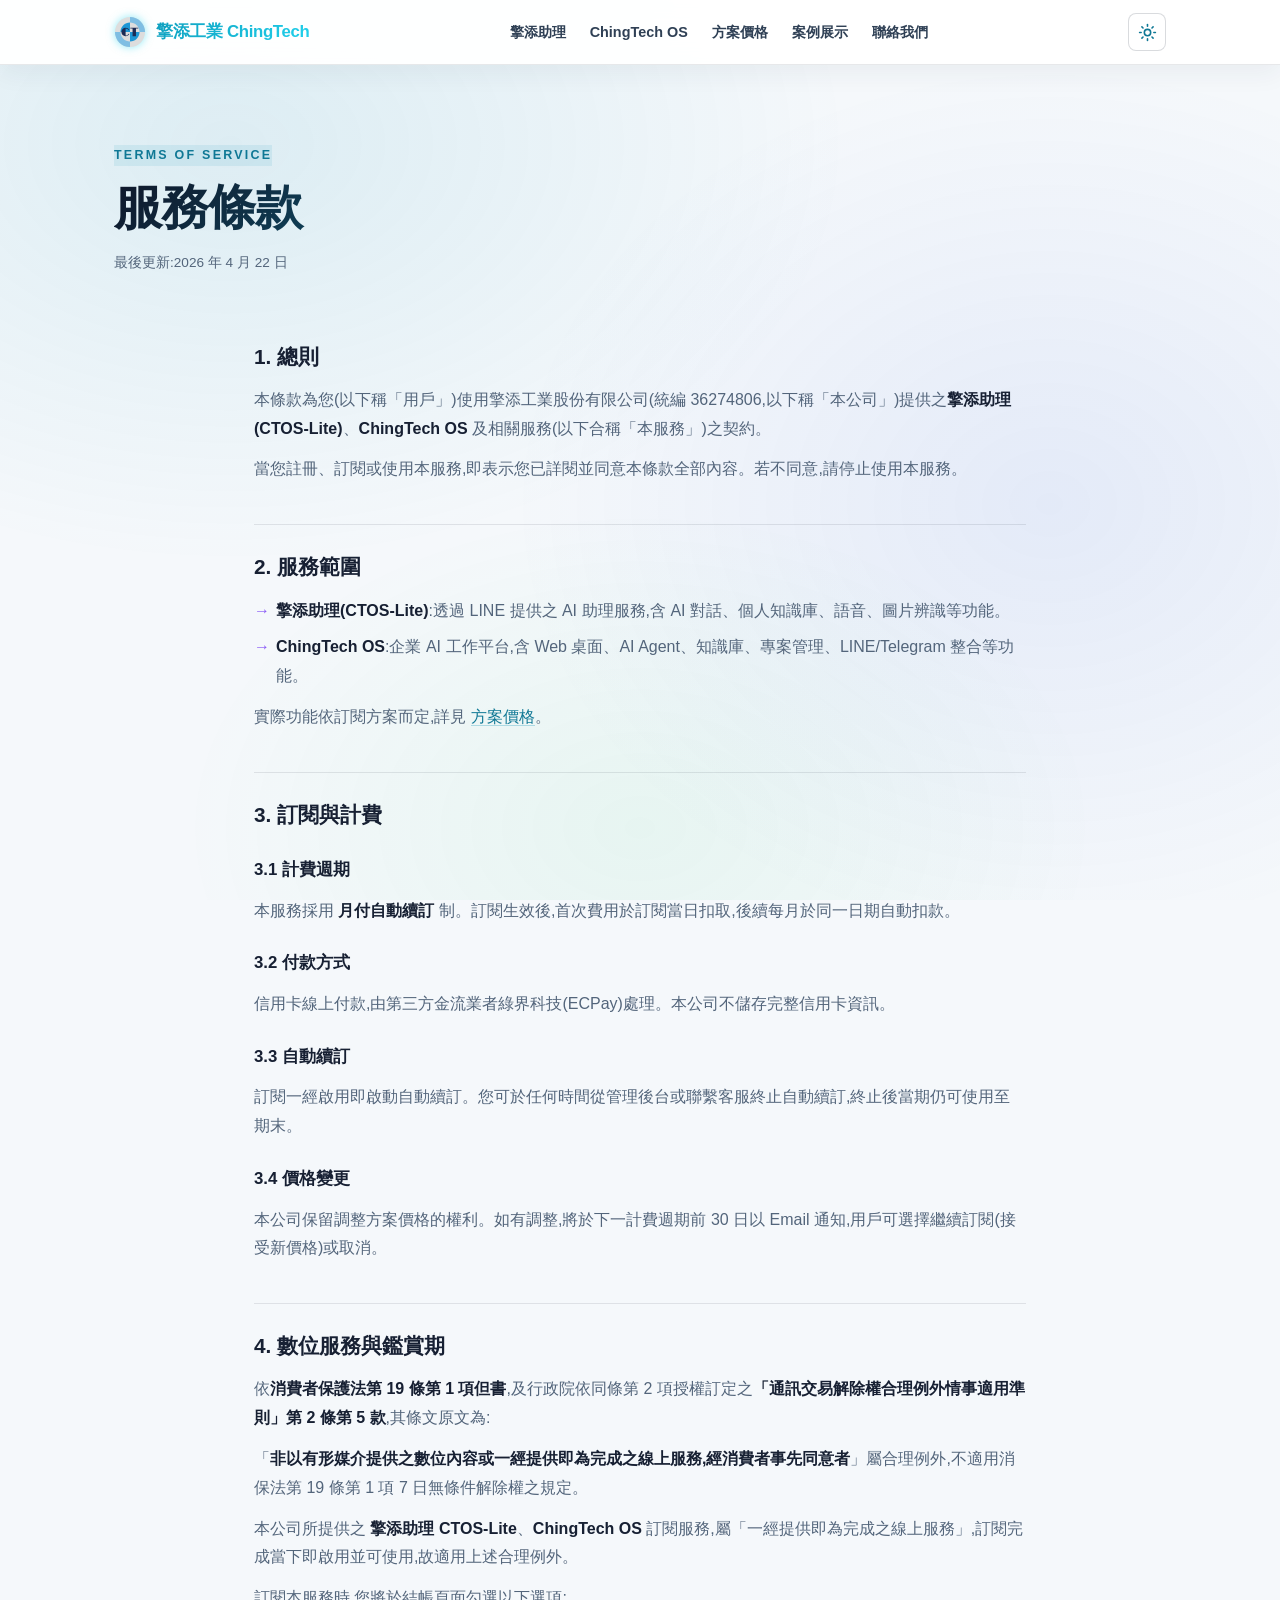
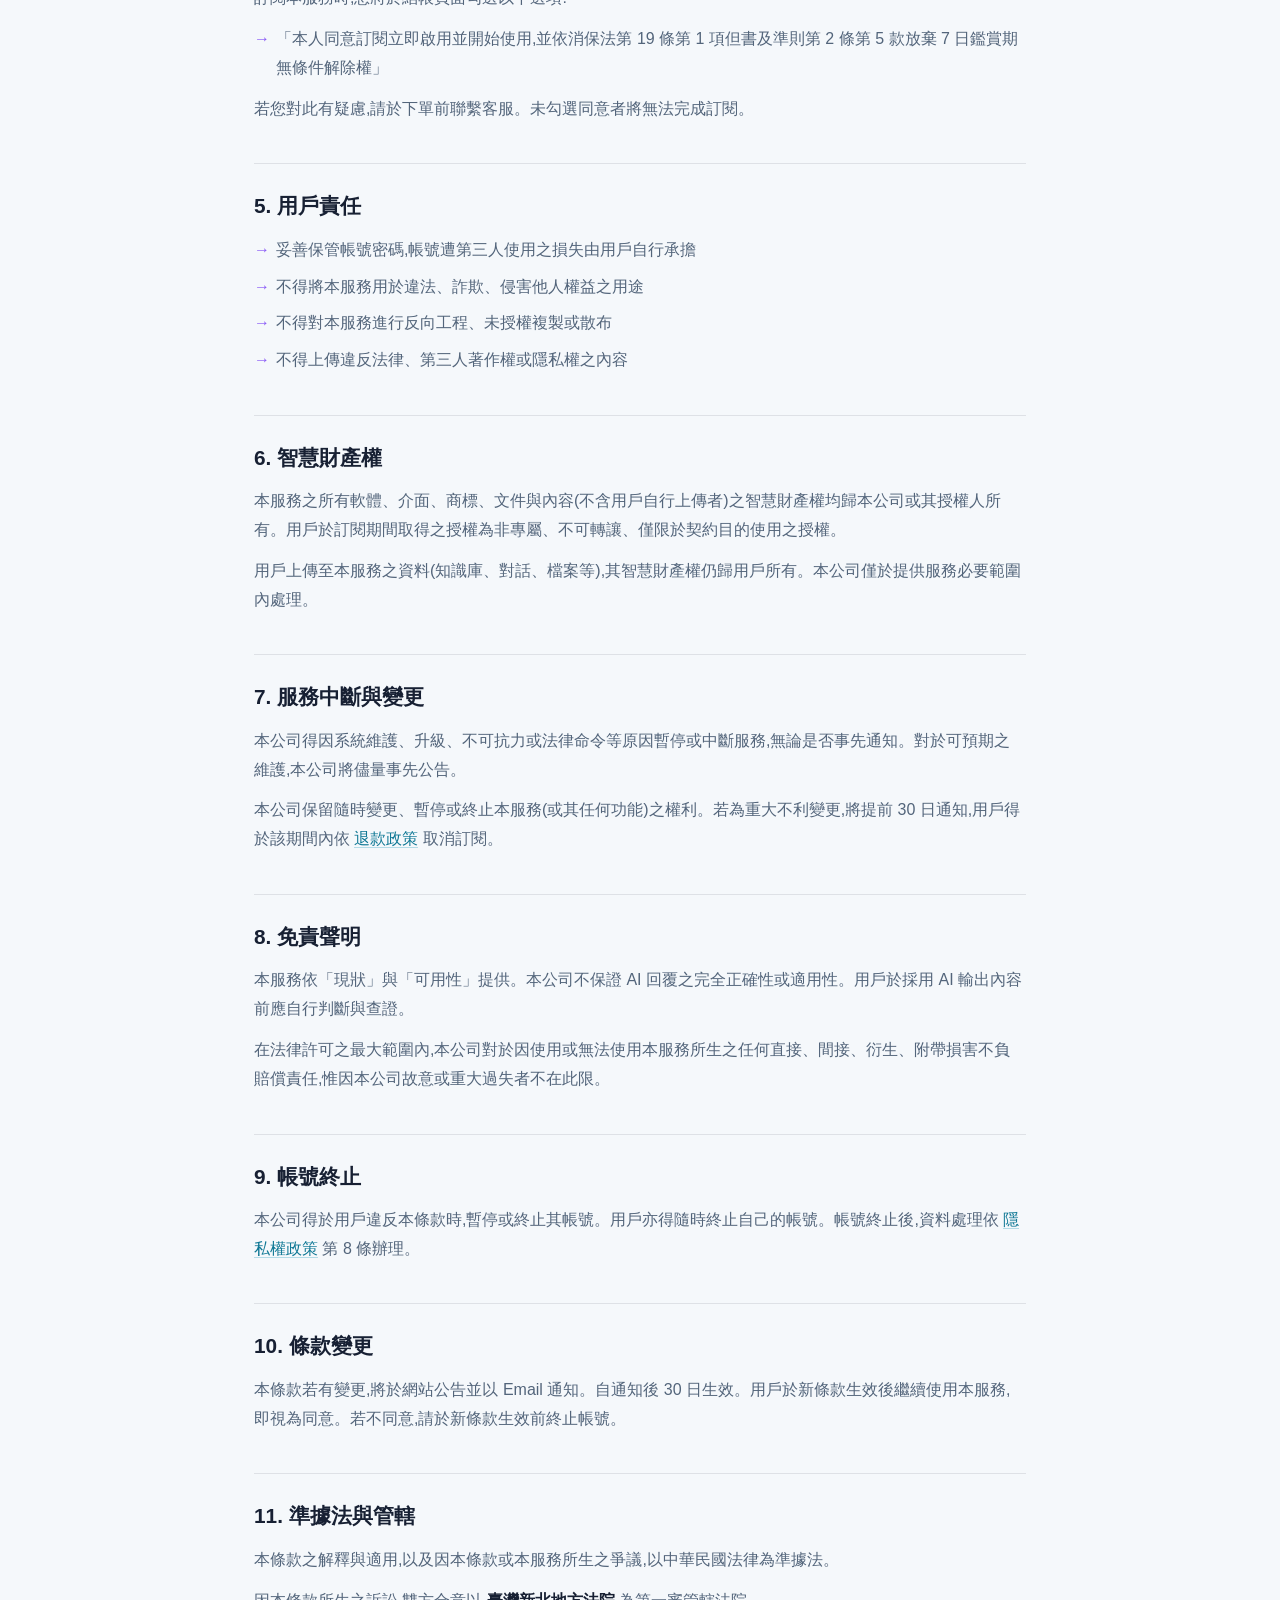
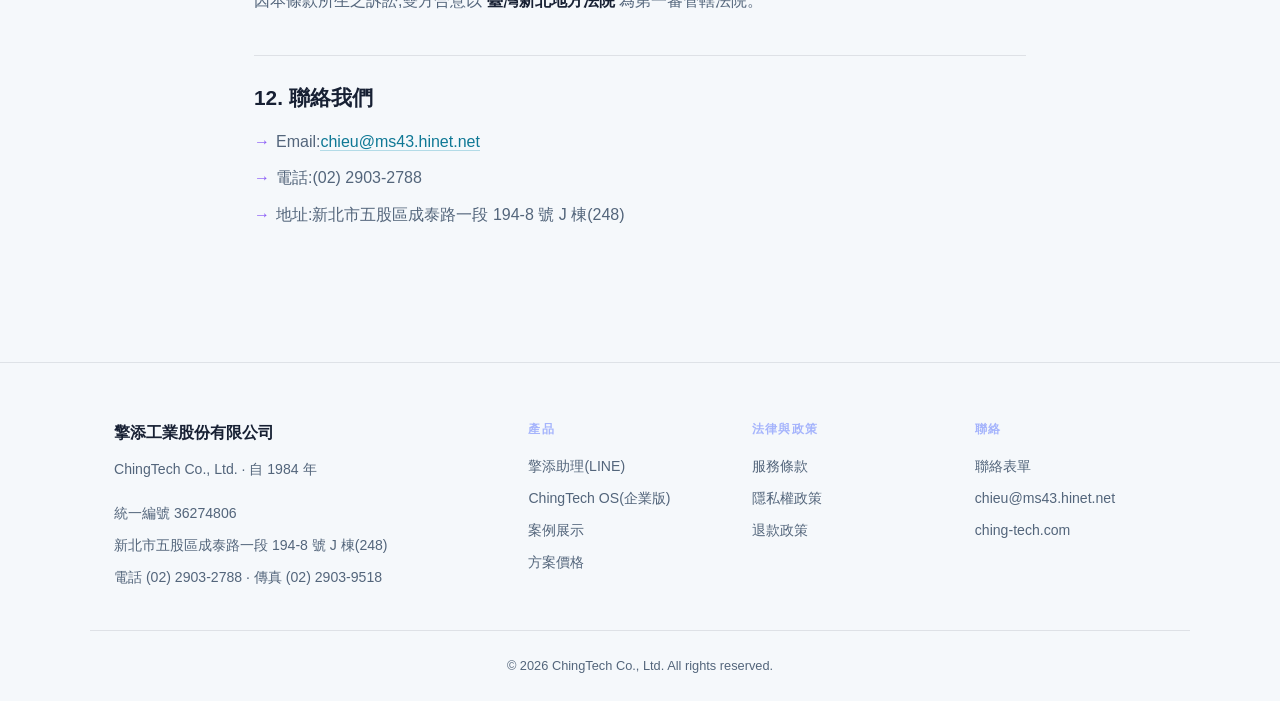
<file: terms.html>
<!DOCTYPE html>
<html lang="zh-Hant">
<head>
  <meta charset="UTF-8">
  <meta name="viewport" content="width=device-width, initial-scale=1.0">
  <title>服務條款 — 擎添工業 ChingTech</title>
  <meta name="description" content="擎添工業服務條款,說明訂閱計費、自動續訂、數位服務鑑賞期放棄、用戶責任與智慧財產權。">
  <link rel="canonical" href="https://ching-tech.github.io/terms.html">
  <meta name="robots" content="index, follow">
  <meta property="og:type" content="article">
  <meta property="og:site_name" content="擎添工業 ChingTech">
  <meta property="og:locale" content="zh_TW">
  <meta property="og:title" content="服務條款 — 擎添工業 ChingTech">
  <meta property="og:description" content="擎添工業服務條款，說明訂閱計費、自動續訂、用戶責任與智慧財產權。">
  <meta property="og:url" content="https://ching-tech.github.io/terms.html">
  <meta name="twitter:card" content="summary">
  <style>
    *, *::before, *::after { margin: 0; padding: 0; box-sizing: border-box; }
    html { scroll-behavior: smooth; }
    body {
      font-family: -apple-system, BlinkMacSystemFont, "Segoe UI", Roboto, "Noto Sans TC", sans-serif;
      background: #0a0a0f; color: #e0e0e8; line-height: 1.7; overflow-x: hidden;
    }
    a { color: inherit; text-decoration: none; }
    img { max-width: 100%; display: block; }
    .glow-bg {
      position: fixed; top: 0; left: 0; width: 100%; height: 100%;
      pointer-events: none; z-index: 0;
      background:
        radial-gradient(ellipse 600px 400px at 20% 20%, rgba(56, 130, 246, 0.06), transparent),
        radial-gradient(ellipse 500px 500px at 80% 60%, rgba(139, 92, 246, 0.05), transparent);
    }
    .container { max-width: 1100px; margin: 0 auto; padding: 0 24px; position: relative; z-index: 1; }

    /* ============================================================
       Canonical Nav · 以此為準,修改請同步所有標準頁
       Source: docs/superpowers/specs/2026-04-22-unified-nav-design.md
       Brand: /home/ct/SDD/brand/docs/02-visual-system.md
       ============================================================ */
    nav {
      position: fixed; top: 0; left: 0; right: 0; z-index: 100;
      background: rgba(10, 10, 15, 0.8);
      backdrop-filter: blur(16px);
      -webkit-backdrop-filter: blur(16px);
      border-bottom: 1px solid rgba(255,255,255,0.06);
    }
    nav .container {
      display: flex; align-items: center; justify-content: space-between;
      height: 64px;
    }
    .nav-logo {
      display: flex; align-items: center; gap: 10px;
      font-size: 1.05rem; font-weight: 700; letter-spacing: -0.02em;
      text-decoration: none;
      background: linear-gradient(135deg, #0891b2, #22d3ee);
      -webkit-background-clip: text; background-clip: text;
      -webkit-text-fill-color: transparent; color: transparent;
    }
    .nav-logo img {
      width: 32px; height: 32px;
      filter: drop-shadow(0 0 4px rgba(34, 211, 238, 0.5));
    }
    .nav-links { display: flex; gap: 24px; align-items: center; }
    .nav-links a {
      font-size: 0.9rem;
      color: #a0a0a0;
      text-decoration: none;
      transition: color 0.2s;
    }
    .nav-links a:hover { color: #f5f5f5; }
    .nav-links a.active { color: #22d3ee; }
    .nav-cta {
      padding: 8px 16px;
      background: #06c755;
      color: #fff !important;
      border-radius: 6px;
      font-weight: 600;
      font-size: 0.85rem;
      transition: background 0.2s, transform 0.2s;
    }
    .nav-cta:hover {
      background: #05b34b;
      transform: translateY(-1px);
      color: #fff !important;
    }
    @media (max-width: 720px) {
      nav .container { height: 56px; }
      .nav-logo { font-size: 0.95rem; }
      .nav-logo img { width: 28px; height: 28px; }
      .nav-links { gap: 14px; }
      .nav-links a { font-size: 0.8rem; }
      .nav-cta { padding: 6px 12px; font-size: 0.78rem; }
    }
    /* Hamburger button */
    .nav-toggle {
      display: none;
      width: 40px; height: 40px;
      background: transparent;
      border: none; cursor: pointer;
      padding: 0;
      align-items: center; justify-content: center;
      color: #a0a0a0;
      transition: color 0.2s;
      margin-left: 8px;
    }
    .nav-toggle:hover { color: #e0e0e8; }
    .nav-toggle svg { width: 22px; height: 22px; }
    .nav-toggle .icon-close { display: none; }
    body.nav-open .nav-toggle .icon-menu { display: none; }
    body.nav-open .nav-toggle .icon-close { display: block; }

    /* 小螢幕 nav:漢堡抽屜 */
    @media (max-width: 560px) {
      nav .container { height: 56px; }
      .nav-logo { font-size: 0.85rem; }
      .nav-logo img { width: 26px; height: 26px; }
      .nav-toggle { display: flex; }

      .nav-links {
        position: fixed;
        top: 56px; left: 0; right: 0;
        background: rgba(10, 10, 15, 0.98);
        backdrop-filter: blur(18px);
        -webkit-backdrop-filter: blur(18px);
        padding: 16px 24px 24px;
        flex-direction: column;
        gap: 0;
        align-items: stretch;
        border-bottom: 1px solid rgba(255,255,255,0.08);
        transform: translateY(-120%);
        transition: transform 0.28s ease;
        z-index: 99;
      }
      body.nav-open .nav-links { transform: translateY(0); }
      .nav-links a {
        padding: 14px 8px;
        font-size: 1rem;
        border-bottom: 1px solid rgba(255,255,255,0.06);
        color: #c0c0d0;
        display: block;
      }
      .nav-links a:last-child { border-bottom: none; }
      .nav-links a.nav-cta {
        margin-top: 14px;
        text-align: center;
        padding: 12px 20px;
        font-size: 0.95rem;
      }
    }
    /* === End Canonical Nav === */

    .page-header { padding: 140px 0 24px; }
    .page-eyebrow {
      display: inline-block; font-size: 0.78rem; font-weight: 600;
      text-transform: uppercase; letter-spacing: 0.18em;
      color: #a5b4fc; margin-bottom: 14px;
    }
    .page-title {
      font-size: clamp(2rem, 4.5vw, 3rem);
      font-weight: 800; letter-spacing: -0.02em;
      line-height: 1.15; margin-bottom: 16px; color: #f0f0f8;
    }
    .updated { font-size: 0.85rem; color: #6e6e78; margin-top: 8px; }

    .legal { padding: 24px 0 80px; }
    .legal .container { max-width: 820px; }
    .legal h2 {
      font-size: 1.3rem; font-weight: 700;
      margin: 40px 0 12px; color: #e0e0e8;
      padding-top: 24px; border-top: 1px solid rgba(255,255,255,0.06);
    }
    .legal h2:first-of-type { border-top: none; padding-top: 0; margin-top: 16px; }
    .legal h3 {
      font-size: 1.05rem; font-weight: 600;
      margin: 24px 0 8px; color: #d0d0d8;
    }
    .legal p { color: #9e9eaa; margin: 12px 0; line-height: 1.8; }
    .legal ul { list-style: none; padding: 0; margin: 12px 0; }
    .legal ul li {
      position: relative; padding-left: 22px; color: #9e9eaa;
      margin: 8px 0; line-height: 1.8;
    }
    .legal ul li::before {
      content: "→"; position: absolute; left: 0; color: #8b5cf6; font-weight: 700;
    }
    .legal strong { color: #e0e0e8; font-weight: 600; }
    .legal a { color: #a5b4fc; border-bottom: 1px solid rgba(165,180,252,0.3); }
    .legal a:hover { color: #c7d0ff; border-color: #a5b4fc; }

    footer {
      border-top: 1px solid rgba(255,255,255,0.06);
      padding: 56px 0 24px; margin-top: 40px; font-size: 0.88rem;
    }
    .footer-grid {
      display: grid; grid-template-columns: 2fr 1fr 1fr 1fr;
      gap: 32px; padding-bottom: 40px;
    }
    .footer-col { display: flex; flex-direction: column; gap: 8px; }
    .footer-brand { font-weight: 700; font-size: 1rem; color: #e0e0e8; margin-bottom: 4px; }
    .footer-label {
      font-size: 0.75rem; text-transform: uppercase; letter-spacing: 0.12em;
      color: #a5b4fc; margin-bottom: 8px; font-weight: 600;
    }
    .footer-col a { color: #8888a0; transition: color 0.2s; }
    .footer-col a:hover { color: #e0e0e8; }
    .footer-muted { color: #6e6e78; line-height: 1.7; }
    .footer-bottom {
      border-top: 1px solid rgba(255,255,255,0.04);
      padding-top: 24px; color: #555; text-align: center; font-size: 0.8rem;
    }

    @media (max-width: 720px) { .footer-grid { grid-template-columns: 1fr 1fr; } }
    @media (max-width: 480px) { .footer-grid { grid-template-columns: 1fr; gap: 24px; } }
  </style>
  <script src="site-theme.js"></script>
  <link rel="stylesheet" href="site-theme.css">
</head>
<body>

<div class="glow-bg"></div>

<!-- === Canonical Nav · 以此為準,修改請同步所有標準頁 === -->
<!-- === Source: docs/superpowers/specs/2026-04-22-unified-nav-design.md === -->
<nav>
  <div class="container">
    <a href="index.html" class="nav-logo" aria-label="擎添工業 ChingTech 首頁">
      <img src="images/CTLogo.svg" alt="擎添工業 Logo">擎添工業 ChingTech
    </a>
    <div class="nav-links">
      <a href="ctos-lite.html" data-nav="ctos-lite">擎添助理</a>
      <a href="ching-tech-os.html" data-nav="ching-tech-os">ChingTech OS</a>
      <a href="pricing.html" data-nav="pricing">方案價格</a>
      <a href="https://ching-tech.github.io/chingtech-case-hub/" target="_blank" rel="noreferrer" data-nav="cases">案例展示</a>
      <a href="contact.html" data-nav="contact">聯絡我們</a>
    </div>
    <button class="nav-toggle" aria-label="選單" aria-expanded="false" type="button">
        <svg class="icon-menu" viewBox="0 0 24 24" fill="none" stroke="currentColor" stroke-width="2" stroke-linecap="round" stroke-linejoin="round"><line x1="3" y1="6" x2="21" y2="6"/><line x1="3" y1="12" x2="21" y2="12"/><line x1="3" y1="18" x2="21" y2="18"/></svg>
        <svg class="icon-close" viewBox="0 0 24 24" fill="none" stroke="currentColor" stroke-width="2" stroke-linecap="round" stroke-linejoin="round"><line x1="18" y1="6" x2="6" y2="18"/><line x1="6" y1="6" x2="18" y2="18"/></svg>
      </button>
  </div>
</nav>

<header class="page-header">
  <div class="container">
    <span class="page-eyebrow">Terms of Service</span>
    <h1 class="page-title">服務條款</h1>
    <p class="updated">最後更新:2026 年 4 月 22 日</p>
  </div>
</header>

<main class="legal">
  <div class="container">

<h2>1. 總則</h2>
<p>本條款為您(以下稱「用戶」)使用擎添工業股份有限公司(統編 36274806,以下稱「本公司」)提供之<strong>擎添助理(CTOS-Lite)</strong>、<strong>ChingTech OS</strong> 及相關服務(以下合稱「本服務」)之契約。</p>
<p>當您註冊、訂閱或使用本服務,即表示您已詳閱並同意本條款全部內容。若不同意,請停止使用本服務。</p>

<h2>2. 服務範圍</h2>
<ul>
  <li><strong>擎添助理(CTOS-Lite)</strong>:透過 LINE 提供之 AI 助理服務,含 AI 對話、個人知識庫、語音、圖片辨識等功能。</li>
  <li><strong>ChingTech OS</strong>:企業 AI 工作平台,含 Web 桌面、AI Agent、知識庫、專案管理、LINE/Telegram 整合等功能。</li>
</ul>
<p>實際功能依訂閱方案而定,詳見 <a href="pricing.html">方案價格</a>。</p>

<h2>3. 訂閱與計費</h2>
<h3>3.1 計費週期</h3>
<p>本服務採用 <strong>月付自動續訂</strong> 制。訂閱生效後,首次費用於訂閱當日扣取,後續每月於同一日期自動扣款。</p>

<h3>3.2 付款方式</h3>
<p>信用卡線上付款,由第三方金流業者綠界科技(ECPay)處理。本公司不儲存完整信用卡資訊。</p>

<h3>3.3 自動續訂</h3>
<p>訂閱一經啟用即啟動自動續訂。您可於任何時間從管理後台或聯繫客服終止自動續訂,終止後當期仍可使用至期末。</p>

<h3>3.4 價格變更</h3>
<p>本公司保留調整方案價格的權利。如有調整,將於下一計費週期前 30 日以 Email 通知,用戶可選擇繼續訂閱(接受新價格)或取消。</p>

<h2>4. 數位服務與鑑賞期</h2>
<p>依<strong>消費者保護法第 19 條第 1 項但書</strong>,及行政院依同條第 2 項授權訂定之<strong>「通訊交易解除權合理例外情事適用準則」第 2 條第 5 款</strong>,其條文原文為:</p>
<p>「<strong>非以有形媒介提供之數位內容或一經提供即為完成之線上服務,經消費者事先同意者</strong>」屬合理例外,不適用消保法第 19 條第 1 項 7 日無條件解除權之規定。</p>
<p>本公司所提供之 <strong>擎添助理 CTOS-Lite</strong>、<strong>ChingTech OS</strong> 訂閱服務,屬「一經提供即為完成之線上服務」,訂閱完成當下即啟用並可使用,故適用上述合理例外。</p>
<p>訂閱本服務時,您將於結帳頁面勾選以下選項:</p>
<ul>
  <li>「本人同意訂閱立即啟用並開始使用,並依消保法第 19 條第 1 項但書及準則第 2 條第 5 款放棄 7 日鑑賞期無條件解除權」</li>
</ul>
<p>若您對此有疑慮,請於下單前聯繫客服。未勾選同意者將無法完成訂閱。</p>

<h2>5. 用戶責任</h2>
<ul>
  <li>妥善保管帳號密碼,帳號遭第三人使用之損失由用戶自行承擔</li>
  <li>不得將本服務用於違法、詐欺、侵害他人權益之用途</li>
  <li>不得對本服務進行反向工程、未授權複製或散布</li>
  <li>不得上傳違反法律、第三人著作權或隱私權之內容</li>
</ul>

<h2>6. 智慧財產權</h2>
<p>本服務之所有軟體、介面、商標、文件與內容(不含用戶自行上傳者)之智慧財產權均歸本公司或其授權人所有。用戶於訂閱期間取得之授權為非專屬、不可轉讓、僅限於契約目的使用之授權。</p>
<p>用戶上傳至本服務之資料(知識庫、對話、檔案等),其智慧財產權仍歸用戶所有。本公司僅於提供服務必要範圍內處理。</p>

<h2>7. 服務中斷與變更</h2>
<p>本公司得因系統維護、升級、不可抗力或法律命令等原因暫停或中斷服務,無論是否事先通知。對於可預期之維護,本公司將儘量事先公告。</p>
<p>本公司保留隨時變更、暫停或終止本服務(或其任何功能)之權利。若為重大不利變更,將提前 30 日通知,用戶得於該期間內依 <a href="refund.html">退款政策</a> 取消訂閱。</p>

<h2>8. 免責聲明</h2>
<p>本服務依「現狀」與「可用性」提供。本公司不保證 AI 回覆之完全正確性或適用性。用戶於採用 AI 輸出內容前應自行判斷與查證。</p>
<p>在法律許可之最大範圍內,本公司對於因使用或無法使用本服務所生之任何直接、間接、衍生、附帶損害不負賠償責任,惟因本公司故意或重大過失者不在此限。</p>

<h2>9. 帳號終止</h2>
<p>本公司得於用戶違反本條款時,暫停或終止其帳號。用戶亦得隨時終止自己的帳號。帳號終止後,資料處理依 <a href="privacy.html">隱私權政策</a> 第 8 條辦理。</p>

<h2>10. 條款變更</h2>
<p>本條款若有變更,將於網站公告並以 Email 通知。自通知後 30 日生效。用戶於新條款生效後繼續使用本服務,即視為同意。若不同意,請於新條款生效前終止帳號。</p>

<h2>11. 準據法與管轄</h2>
<p>本條款之解釋與適用,以及因本條款或本服務所生之爭議,以中華民國法律為準據法。</p>
<p>因本條款所生之訴訟,雙方合意以 <strong>臺灣新北地方法院</strong> 為第一審管轄法院。</p>

<h2>12. 聯絡我們</h2>
<ul>
  <li>Email:<a href="mailto:chieu@ms43.hinet.net">chieu@ms43.hinet.net</a></li>
  <li>電話:(02) 2903-2788</li>
  <li>地址:新北市五股區成泰路一段 194-8 號 J 棟(248)</li>
</ul>

  </div>
</main>

<footer>
  <div class="container footer-grid">
    <div class="footer-col">
      <div class="footer-brand">擎添工業股份有限公司</div>
      <div class="footer-muted">ChingTech Co., Ltd. · 自 1984 年</div>
      <div class="footer-muted" style="margin-top: 12px;">統一編號 36274806</div>
      <div class="footer-muted">新北市五股區成泰路一段 194-8 號 J 棟(248)</div>
      <div class="footer-muted">電話 (02) 2903-2788 · 傳真 (02) 2903-9518</div>
    </div>
    <div class="footer-col">
      <div class="footer-label">產品</div>
      <a href="ctos-lite.html">擎添助理(LINE)</a>
      <a href="ching-tech-os.html">ChingTech OS(企業版)</a>
      
      <a href="https://ching-tech.github.io/chingtech-case-hub/" target="_blank" rel="noreferrer">案例展示</a>
      <a href="pricing.html">方案價格</a>
    </div>
    <div class="footer-col">
      <div class="footer-label">法律與政策</div>
      <a href="terms.html">服務條款</a>
      <a href="privacy.html">隱私權政策</a>
      <a href="refund.html">退款政策</a>
    </div>
    <div class="footer-col">
      <div class="footer-label">聯絡</div>
      <a href="contact.html">聯絡表單</a>
      <a href="mailto:chieu@ms43.hinet.net">chieu@ms43.hinet.net</a>
      <a href="https://ching-tech.com" target="_blank">ching-tech.com</a>
    </div>
  </div>
  <div class="container footer-bottom">
    © 2026 ChingTech Co., Ltd. All rights reserved.
  </div>
</footer>

<script>
(function(){
  var btn = document.querySelector('.nav-toggle');
  if (!btn) return;
  function close(){ document.body.classList.remove('nav-open'); btn.setAttribute('aria-expanded','false'); }
  btn.addEventListener('click', function(){
    var open = document.body.classList.toggle('nav-open');
    btn.setAttribute('aria-expanded', open);
  });
  document.querySelectorAll('.nav-links a').forEach(function(a){ a.addEventListener('click', close); });
  document.addEventListener('keydown', function(e){ if (e.key === 'Escape') close(); });
})();
</script>
</body>
</html>
</file>
<file: site-theme.css>
/* Shared light/dark theme layer for ching-tech.github.io. */
:root {
  color-scheme: dark;
}

html[data-theme="light"] {
  color-scheme: light;
  --bg: #f5f8fb;
  --bg-2: #edf3f8;
  --panel: #ffffff;
  --panel-2: #f2f6fb;
  --line: rgba(21, 34, 54, 0.12);
  --paper: #172033;
  --muted: #53657b;
  --dim: #8b98a8;
}

.theme-toggle {
  width: 38px;
  min-width: 38px;
  height: 38px;
  border: 1px solid rgba(160, 174, 192, 0.34);
  border-radius: 8px;
  background: rgba(255, 255, 255, 0.04);
  color: #a5b4fc;
  cursor: pointer;
  display: inline-flex;
  align-items: center;
  justify-content: center;
  transition: background 0.2s, border-color 0.2s, color 0.2s, transform 0.2s;
}

.theme-toggle:hover {
  color: #e0e7ff;
  border-color: rgba(165, 180, 252, 0.55);
  background: rgba(165, 180, 252, 0.10);
  transform: translateY(-1px);
}

.theme-toggle svg {
  width: 19px;
  height: 19px;
}

html[data-theme="light"] body {
  background: #f5f8fb !important;
  color: #172033 !important;
}

html[data-theme="light"] .glow-bg {
  background:
    radial-gradient(ellipse 620px 420px at 18% 16%, rgba(8, 145, 178, 0.10), transparent),
    radial-gradient(ellipse 540px 440px at 82% 56%, rgba(29, 78, 216, 0.08), transparent),
    radial-gradient(ellipse 460px 320px at 50% 92%, rgba(6, 199, 85, 0.06), transparent) !important;
}

html[data-theme="light"] nav {
  background: rgba(255, 255, 255, 0.94) !important;
  border-bottom-color: rgba(21, 34, 54, 0.10) !important;
  box-shadow: 0 8px 26px rgba(31, 52, 70, 0.06) !important;
}

html[data-theme="light"] .nav-links {
  background: transparent;
}

html[data-theme="light"] .nav-links a {
  color: #2f4055 !important;
  font-weight: 650 !important;
}

html[data-theme="light"] .nav-links a:hover,
html[data-theme="light"] .nav-links a.active {
  color: #075f77 !important;
}

html[data-theme="light"] .nav-links a.active:not(.nav-cta) {
  background: rgba(8, 145, 178, 0.10) !important;
  border: 1px solid rgba(8, 145, 178, 0.22) !important;
  border-radius: 8px !important;
  padding: 6px 10px !important;
}

html[data-theme="light"] .nav-links a.nav-cta {
  color: #ffffff !important;
  background: #06c755 !important;
  border: 1px solid rgba(6, 199, 85, 0.25) !important;
  box-shadow: 0 8px 20px rgba(6, 199, 85, 0.18) !important;
}

html[data-theme="light"] .nav-links a.nav-cta:visited,
html[data-theme="light"] .nav-links a.nav-cta:hover,
html[data-theme="light"] .nav-links a.nav-cta:active,
html[data-theme="light"] .nav-links a.nav-cta.active,
html[data-theme="light"] nav .nav-cta,
html[data-theme="light"] nav .nav-cta:visited,
html[data-theme="light"] nav .nav-cta:hover,
html[data-theme="light"] nav .nav-cta:active {
  color: #ffffff !important;
  -webkit-text-fill-color: #ffffff !important;
}

html[data-theme="light"] .nav-links a.nav-cta:hover,
html[data-theme="light"] nav .nav-cta:hover {
  background: #05b34b !important;
}

html[data-theme="light"] .nav-toggle {
  color: #53657b !important;
}

html[data-theme="light"] .nav-toggle:hover {
  color: #0f172a !important;
}

html[data-theme="light"] .theme-toggle {
  background: #ffffff;
  color: #0f7895;
  border-color: rgba(21, 34, 54, 0.16);
}

html[data-theme="light"] .theme-toggle:hover {
  background: #edf8fb;
  border-color: rgba(8, 145, 178, 0.36);
  color: #075f77;
}

@media (max-width: 560px) {
  html[data-theme="light"] .nav-links {
    background: rgba(255, 255, 255, 0.98) !important;
    border-bottom-color: rgba(21, 34, 54, 0.10) !important;
  }
  html[data-theme="light"] .nav-links a {
    border-bottom-color: rgba(21, 34, 54, 0.10) !important;
    color: #2f4055 !important;
  }
  html[data-theme="light"] .nav-links a.active:not(.nav-cta) {
    padding: 14px 8px !important;
    border: 0 !important;
    border-bottom: 1px solid rgba(21, 34, 54, 0.10) !important;
    background: rgba(8, 145, 178, 0.08) !important;
    border-radius: 0 !important;
  }
}

html[data-theme="light"] .hero::before,
html[data-theme="light"] .hero-os::before {
  background: radial-gradient(circle, rgba(8, 145, 178, 0.13), transparent 70%) !important;
}

html[data-theme="light"] .hero-top-intro.fade-in {
  opacity: 1 !important;
  transform: none !important;
}

html[data-theme="light"] .hero-eyebrow,
html[data-theme="light"] .hero-os-badge,
html[data-theme="light"] .fomo-eyebrow,
html[data-theme="light"] .layoff-eyebrow,
html[data-theme="light"] .actual-eyebrow,
html[data-theme="light"] .section-label,
html[data-theme="light"] .page-eyebrow {
  background: rgba(8, 145, 178, 0.09) !important;
  border-color: rgba(8, 145, 178, 0.22) !important;
  color: #0f7895 !important;
}

html[data-theme="light"] .hero-h1,
html[data-theme="light"] .hero h1,
html[data-theme="light"] .hero-os h1,
html[data-theme="light"] .hero-os-title,
html[data-theme="light"] .page-title {
  background: linear-gradient(135deg, #0f172a 0%, #0f7895 56%, #1d4ed8 100%) !important;
  -webkit-background-clip: text !important;
  background-clip: text !important;
  -webkit-text-fill-color: transparent !important;
  color: transparent !important;
}

html[data-theme="light"] h1,
html[data-theme="light"] h2,
html[data-theme="light"] h3,
html[data-theme="light"] .section-title,
html[data-theme="light"] .speaker-card h3,
html[data-theme="light"] .fomo-title,
html[data-theme="light"] .layoff-title,
html[data-theme="light"] .actual-title,
html[data-theme="light"] .demo-panel-copy h3,
html[data-theme="light"] .feature-card h3,
html[data-theme="light"] .os-cta h3,
html[data-theme="light"] .footer-brand {
  color: #172033 !important;
}

html[data-theme="light"] p,
html[data-theme="light"] li,
html[data-theme="light"] .hero-lead,
html[data-theme="light"] .hero-subtitle,
html[data-theme="light"] .hero-disclaimer,
html[data-theme="light"] .section-desc,
html[data-theme="light"] .speaker-card p,
html[data-theme="light"] .fomo-sub,
html[data-theme="light"] .layoff-sub,
html[data-theme="light"] .actual-sub,
html[data-theme="light"] .demo-panel-copy p,
html[data-theme="light"] .feature-card p,
html[data-theme="light"] .os-cta p,
html[data-theme="light"] .footer-muted,
html[data-theme="light"] .footer-col a,
html[data-theme="light"] .footer-bottom,
html[data-theme="light"] .screenshot-caption,
html[data-theme="light"] .contact-info {
  color: #53657b !important;
}

html[data-theme="light"] .speaker-section,
html[data-theme="light"] .fomo-section,
html[data-theme="light"] .layoff-section,
html[data-theme="light"] #lite,
html[data-theme="light"] #os,
html[data-theme="light"] footer {
  border-color: rgba(21, 34, 54, 0.10) !important;
}

html[data-theme="light"] .speaker-section,
html[data-theme="light"] .fomo-section,
html[data-theme="light"] .layoff-section {
  background:
    radial-gradient(900px 520px at 50% 28%, rgba(8, 145, 178, 0.08), transparent 70%),
    linear-gradient(180deg, rgba(255, 255, 255, 0.50), rgba(237, 243, 249, 0.42)) !important;
}

html[data-theme="light"] .speaker-card,
html[data-theme="light"] .fomo-stat,
html[data-theme="light"] .layoff-card,
html[data-theme="light"] .actual-card,
html[data-theme="light"] .feature-card,
html[data-theme="light"] .screenshot-item,
html[data-theme="light"] .os-cta,
html[data-theme="light"] .pricing-card,
html[data-theme="light"] .faq-item,
html[data-theme="light"] .contact-card,
html[data-theme="light"] .policy-card,
html[data-theme="light"] .refund-card,
html[data-theme="light"] .terms-card {
  background: rgba(255, 255, 255, 0.86) !important;
  border-color: rgba(21, 34, 54, 0.11) !important;
  box-shadow: 0 18px 46px rgba(31, 52, 70, 0.10) !important;
}

html[data-theme="light"] .feature-card:hover,
html[data-theme="light"] .screenshot-item:hover,
html[data-theme="light"] .speaker-card:hover,
html[data-theme="light"] .actual-card:hover {
  border-color: rgba(8, 145, 178, 0.30) !important;
  box-shadow: 0 20px 54px rgba(31, 52, 70, 0.14) !important;
}

html[data-theme="light"] .demo-tabs,
html[data-theme="light"] .demo-scenario-chip,
html[data-theme="light"] .actual-chat,
html[data-theme="light"] .screenshot-caption {
  background: rgba(237, 243, 249, 0.86) !important;
  border-color: rgba(21, 34, 54, 0.10) !important;
}

html[data-theme="light"] .demo-tab,
html[data-theme="light"] .demo-scenario-chip {
  color: #53657b !important;
}

html[data-theme="light"] .demo-tab:hover,
html[data-theme="light"] .demo-scenario-chip:hover {
  color: #172033 !important;
  background: rgba(255, 255, 255, 0.95) !important;
}

html[data-theme="light"] .demo-scenario-chip.active.personal {
  color: #13663c !important;
  background: linear-gradient(90deg, rgba(6, 199, 85, 0.13), rgba(255, 255, 255, 0.70)) !important;
}

html[data-theme="light"] .demo-scenario-chip.active.enterprise {
  color: #0f7895 !important;
  background: linear-gradient(90deg, rgba(8, 145, 178, 0.13), rgba(255, 255, 255, 0.70)) !important;
}

html[data-theme="light"] .actual-msg.user {
  background: rgba(8, 145, 178, 0.11) !important;
  border-color: rgba(8, 145, 178, 0.24) !important;
  color: #172033 !important;
}

html[data-theme="light"] .actual-msg.bot {
  background: rgba(234, 88, 12, 0.09) !important;
  border-color: rgba(234, 88, 12, 0.20) !important;
  color: #172033 !important;
}

html[data-theme="light"] .fomo-stat .v small,
html[data-theme="light"] .layoff-card .number .unit {
  -webkit-text-fill-color: #172033 !important;
  color: #172033 !important;
}

html[data-theme="light"] .fomo-stat .l,
html[data-theme="light"] .fomo-bottom,
html[data-theme="light"] .layoff-bottom,
html[data-theme="light"] .actual-card h3 {
  color: #172033 !important;
}

html[data-theme="light"] .fomo-stat .src,
html[data-theme="light"] .layoff-card .src,
html[data-theme="light"] .layoff-source,
html[data-theme="light"] .layoff-card p,
html[data-theme="light"] .actual-card .saved {
  color: #53657b !important;
}

html[data-theme="light"] .layoff-card.highlight {
  background: linear-gradient(160deg, rgba(220, 38, 38, 0.08), rgba(255, 255, 255, 0.88)) !important;
}

html[data-theme="light"] .footer-col a:hover {
  color: #0891b2 !important;
}

html[data-theme="light"] .footer-bottom,
html[data-theme="light"] footer .container[style*="border-top"] {
  border-color: rgba(21, 34, 54, 0.10) !important;
}

/* Light-mode readability fixes for page-specific dark UI fragments. */
html[data-theme="light"] .btn-outline {
  background: rgba(255, 255, 255, 0.72) !important;
  border-color: rgba(8, 145, 178, 0.28) !important;
  color: #0f7895 !important;
}

html[data-theme="light"] .btn-outline:hover {
  background: #e8f7fb !important;
  border-color: rgba(8, 145, 178, 0.48) !important;
  color: #075f77 !important;
}

html[data-theme="light"] .scenario-title,
html[data-theme="light"] .scenario-title-inline,
html[data-theme="light"] .scenario-list .lbl,
html[data-theme="light"] .scenario-btn .lbl,
html[data-theme="light"] .scenario-meta .scenario-title-inline {
  color: #172033 !important;
}

html[data-theme="light"] .scenario-desc,
html[data-theme="light"] .scenario-strip .scenario-desc,
html[data-theme="light"] .demo-hint,
html[data-theme="light"] .stat-label {
  color: #53657b !important;
}

html[data-theme="light"] .scenario-now,
html[data-theme="light"] .scenario-meta .scenario-now,
html[data-theme="light"] .ent-agents-label {
  background: rgba(6, 199, 85, 0.10) !important;
  border-color: rgba(6, 199, 85, 0.24) !important;
  color: #16805b !important;
}

html[data-theme="light"] .scenario-strip,
html[data-theme="light"] .stats,
html[data-theme="light"] #compare,
html[data-theme="light"] #cta,
html[data-theme="light"] #upgrade,
html[data-theme="light"] section.content {
  border-color: rgba(21, 34, 54, 0.10) !important;
}

html[data-theme="light"] .scenario-btn,
html[data-theme="light"] .ent-agent-btn,
html[data-theme="light"] .compare-table,
html[data-theme="light"] .upgrade-box,
html[data-theme="light"] .cta-box,
html[data-theme="light"] .plan-card,
html[data-theme="light"] .billing-notes,
html[data-theme="light"] .shared-features,
html[data-theme="light"] .payment-flow,
html[data-theme="light"] .alt-tile,
html[data-theme="light"] .compare,
html[data-theme="light"] .compare-grid > div {
  background: rgba(255, 255, 255, 0.86) !important;
  border-color: rgba(21, 34, 54, 0.11) !important;
  color: #172033 !important;
  box-shadow: 0 14px 38px rgba(31, 52, 70, 0.08) !important;
}

html[data-theme="light"] .scenario-btn:hover,
html[data-theme="light"] .ent-agent-btn:hover,
html[data-theme="light"] .plan-card:hover {
  background: #ffffff !important;
  border-color: rgba(8, 145, 178, 0.26) !important;
}

html[data-theme="light"] .scenario-btn.active {
  background: linear-gradient(135deg, rgba(6, 199, 85, 0.16), rgba(8, 145, 178, 0.10)) !important;
  border-color: rgba(6, 199, 85, 0.36) !important;
  color: #0f5132 !important;
}

html[data-theme="light"] .scenario-btn .idx,
html[data-theme="light"] .ent-agent-btn .ab-idx {
  background: rgba(83, 101, 123, 0.10) !important;
  color: #53657b !important;
}

html[data-theme="light"] .scenario-btn.active .idx {
  background: #06c755 !important;
  color: #ffffff !important;
}

html[data-theme="light"] .ent-agent-btn.active {
  background: linear-gradient(135deg, rgba(8, 145, 178, 0.14), rgba(29, 78, 216, 0.08)) !important;
  border-color: rgba(8, 145, 178, 0.38) !important;
  color: #0f7895 !important;
}

html[data-theme="light"] .ent-agent-btn .ab-name,
html[data-theme="light"] .ent-agent-btn.active .ab-name {
  color: #172033 !important;
}

html[data-theme="light"] .ent-agent-btn .ab-desc,
html[data-theme="light"] .ent-agent-btn.active .ab-desc,
html[data-theme="light"] .ent-disclaimer {
  color: #53657b !important;
}

html[data-theme="light"] .ent-agent-btn.active .ab-idx {
  background: linear-gradient(135deg, #0891b2, #22d3ee) !important;
  color: #ffffff !important;
}

html[data-theme="light"] .compare-table th,
html[data-theme="light"] .compare-table td {
  border-color: rgba(21, 34, 54, 0.10) !important;
  color: #53657b !important;
  background: rgba(255, 255, 255, 0.74) !important;
}

html[data-theme="light"] .compare-table th:first-child,
html[data-theme="light"] .compare-table td:first-child,
html[data-theme="light"] .compare-table .val,
html[data-theme="light"] .val,
html[data-theme="light"] tbody td,
html[data-theme="light"] table td {
  color: #172033 !important;
}

html[data-theme="light"] .compare-table tr:hover td {
  background: rgba(237, 248, 251, 0.86) !important;
}

html[data-theme="light"] .th-free,
html[data-theme="light"] .compare-table .yes,
html[data-theme="light"] .yes {
  color: #16805b !important;
}

html[data-theme="light"] .th-pro {
  color: #0f7895 !important;
}

html[data-theme="light"] .compare-table .no,
html[data-theme="light"] .no {
  color: #8b98a8 !important;
}

html[data-theme="light"] .compare-table a,
html[data-theme="light"] table a {
  color: #0f7895 !important;
  border-bottom-color: rgba(8, 145, 178, 0.28) !important;
}

html[data-theme="light"] .product-title,
html[data-theme="light"] .plan-name,
html[data-theme="light"] .plan-price .amount,
html[data-theme="light"] .billing-notes h4,
html[data-theme="light"] .shared-features h4,
html[data-theme="light"] .payment-flow h4,
html[data-theme="light"] .alt-len,
html[data-theme="light"] .contact-card h2,
html[data-theme="light"] .contact-card h3 {
  color: #172033 !important;
}

html[data-theme="light"] .product-desc,
html[data-theme="light"] .plan-note,
html[data-theme="light"] .plan-features,
html[data-theme="light"] .plan-features li,
html[data-theme="light"] .plan-price .unit,
html[data-theme="light"] .plan-total,
html[data-theme="light"] .billing-notes li,
html[data-theme="light"] .shared-features li,
html[data-theme="light"] .payment-flow li,
html[data-theme="light"] .payment-note,
html[data-theme="light"] .alt-detail,
html[data-theme="light"] .contact-row {
  color: #53657b !important;
}

html[data-theme="light"] .plan-tag,
html[data-theme="light"] .plan-price .contact,
html[data-theme="light"] .info-row .k,
html[data-theme="light"] .form-group label {
  color: #0f7895 !important;
}

html[data-theme="light"] .plan-card.featured {
  background: linear-gradient(135deg, rgba(8, 145, 178, 0.10), rgba(255, 255, 255, 0.90)) !important;
  border-color: rgba(8, 145, 178, 0.30) !important;
}

html[data-theme="light"] .btn-plan {
  background: rgba(255, 255, 255, 0.78) !important;
  border-color: rgba(8, 145, 178, 0.24) !important;
  color: #0f7895 !important;
}

html[data-theme="light"] .btn-plan.primary {
  background: linear-gradient(135deg, #0891b2, #22d3ee) !important;
  color: #ffffff !important;
}

html[data-theme="light"] .full-wrapper {
  background: rgba(255, 255, 255, 0.88) !important;
  border-color: rgba(21, 34, 54, 0.12) !important;
  box-shadow: 0 18px 46px rgba(31, 52, 70, 0.10) !important;
}

html[data-theme="light"] .full-header .full-name,
html[data-theme="light"] .recommended-hero .rec-name,
html[data-theme="light"] .alt-tile .alt-len,
html[data-theme="light"] .alt-tile .alt-price b {
  color: #172033 !important;
}

html[data-theme="light"] .full-header .full-sub,
html[data-theme="light"] .recommended-hero .rec-price .unit,
html[data-theme="light"] .alt-options .alt-label,
html[data-theme="light"] .alt-tile .alt-len small,
html[data-theme="light"] .alt-tile .alt-price .u,
html[data-theme="light"] .alt-tile .alt-detail,
html[data-theme="light"] .payment-note {
  color: #53657b !important;
}

html[data-theme="light"] .full-header .full-sub b,
html[data-theme="light"] .payment-flow li strong,
html[data-theme="light"] .payment-flow code,
html[data-theme="light"] .product-desc [style*="color:#fbbf24"],
html[data-theme="light"] .plan-features [style*="color:#fbbf24"] {
  color: #c85016 !important;
}

html[data-theme="light"] .recommended-hero {
  background: linear-gradient(160deg, rgba(251, 191, 36, 0.16), rgba(255, 255, 255, 0.92) 58%, rgba(8, 145, 178, 0.08)) !important;
  border-color: rgba(234, 88, 12, 0.28) !important;
  box-shadow: 0 18px 46px rgba(31, 52, 70, 0.10) !important;
}

html[data-theme="light"] .recommended-hero .rec-price .old,
html[data-theme="light"] .alt-tile .alt-price s {
  color: #8b98a8 !important;
}

html[data-theme="light"] .recommended-hero .meta-pill {
  background: rgba(255, 255, 255, 0.72) !important;
  border-color: rgba(21, 34, 54, 0.12) !important;
  color: #2f4055 !important;
}

html[data-theme="light"] .recommended-hero .meta-pill.save {
  background: rgba(251, 191, 36, 0.16) !important;
  border-color: rgba(234, 88, 12, 0.22) !important;
  color: #b45309 !important;
}

html[data-theme="light"] .alt-options {
  background: rgba(237, 243, 248, 0.76) !important;
  border-color: rgba(21, 34, 54, 0.10) !important;
}

html[data-theme="light"] .alt-tile {
  background: rgba(255, 255, 255, 0.84) !important;
  border-color: rgba(21, 34, 54, 0.12) !important;
}

html[data-theme="light"] .alt-tile:hover {
  border-color: rgba(8, 145, 178, 0.28) !important;
}

html[data-theme="light"] .shared-features,
html[data-theme="light"] .payment-flow {
  border-top-color: rgba(21, 34, 54, 0.14) !important;
}

html[data-theme="light"] .payment-flow code {
  background: rgba(234, 88, 12, 0.10) !important;
  border: 1px solid rgba(234, 88, 12, 0.18) !important;
}

html[data-theme="light"] .info-row,
html[data-theme="light"] .contact-row {
  border-color: rgba(21, 34, 54, 0.10) !important;
}

html[data-theme="light"] .info-row .v,
html[data-theme="light"] .info-row .v a {
  color: #172033 !important;
}

html[data-theme="light"] .info-row .v a {
  border-bottom-color: rgba(8, 145, 178, 0.28) !important;
}

html[data-theme="light"] .form-group input,
html[data-theme="light"] .form-group textarea {
  background: #ffffff !important;
  border-color: rgba(21, 34, 54, 0.16) !important;
  color: #172033 !important;
}

html[data-theme="light"] .form-group input::placeholder,
html[data-theme="light"] .form-group textarea::placeholder {
  color: #8b98a8 !important;
}

html[data-theme="light"] .form-group input:focus,
html[data-theme="light"] .form-group textarea:focus {
  border-color: rgba(8, 145, 178, 0.48) !important;
  box-shadow: 0 0 0 3px rgba(8, 145, 178, 0.10) !important;
}

html[data-theme="light"] .compare-grid {
  background: rgba(21, 34, 54, 0.10) !important;
}

html[data-theme="light"] .compare-grid .h {
  background: #edf3f8 !important;
  color: #53657b !important;
}

html[data-theme="light"] .compare-grid .h.lite,
html[data-theme="light"] .compare-grid .yes {
  color: #0f7895 !important;
}

html[data-theme="light"] .compare-grid .h.full,
html[data-theme="light"] .compare-grid .pro {
  color: #c85016 !important;
}

html[data-theme="light"] .legal h2,
html[data-theme="light"] .legal h3,
html[data-theme="light"] .content h2,
html[data-theme="light"] .content h3,
html[data-theme="light"] .section-h2,
html[data-theme="light"] .module-card h3,
html[data-theme="light"] .sovereignty h2,
html[data-theme="light"] .cta-block h2 {
  color: #172033 !important;
}

html[data-theme="light"] .legal p,
html[data-theme="light"] .legal li,
html[data-theme="light"] .content p,
html[data-theme="light"] .module-card p,
html[data-theme="light"] .sovereignty p,
html[data-theme="light"] .cta-block p {
  color: #53657b !important;
}

html[data-theme="light"] .legal strong,
html[data-theme="light"] .content strong,
html[data-theme="light"] .plan-features strong,
html[data-theme="light"] .shared-features strong,
html[data-theme="light"] .payment-flow li strong,
html[data-theme="light"] .billing-notes strong,
html[data-theme="light"] .sovereignty strong {
  color: #172033 !important;
}

html[data-theme="light"] .legal a,
html[data-theme="light"] .content a:not(.btn):not(.btn-primary):not(.btn-outline):not(.nav-cta) {
  color: #0f7895 !important;
  border-bottom-color: rgba(8, 145, 178, 0.28) !important;
}

html[data-theme="light"] .legal h2,
html[data-theme="light"] .legal li,
html[data-theme="light"] .content,
html[data-theme="light"] .sovereignty {
  border-color: rgba(21, 34, 54, 0.10) !important;
}

html[data-theme="light"] .module-card,
html[data-theme="light"] .sovereignty,
html[data-theme="light"] .cta-block {
  background: rgba(255, 255, 255, 0.86) !important;
  border-color: rgba(21, 34, 54, 0.11) !important;
  box-shadow: 0 14px 38px rgba(31, 52, 70, 0.08) !important;
}

/* Light device chrome: phone and mac demo mockups should match light pages. */
html[data-theme="light"] .phone,
html[data-theme="light"] .mini-phone {
  background: linear-gradient(145deg, #f8fbff, #dce5ef) !important;
  box-shadow:
    0 36px 74px rgba(31, 52, 70, 0.24),
    0 10px 26px rgba(31, 52, 70, 0.16),
    0 0 0 1px rgba(21, 34, 54, 0.10) inset !important;
}

html[data-theme="light"] .phone::before,
html[data-theme="light"] .mini-phone::before {
  background: #d7e0eb !important;
  box-shadow: inset 0 1px 2px rgba(21, 34, 54, 0.18) !important;
}

html[data-theme="light"] .phone-screen,
html[data-theme="light"] .mp-screen {
  background: #dbe5f0 !important;
  box-shadow: 0 0 0 1px rgba(21, 34, 54, 0.08) inset !important;
}

html[data-theme="light"] .chat-area,
html[data-theme="light"] .mp-chat {
  background:
    linear-gradient(rgba(219, 229, 240, 0.94), rgba(219, 229, 240, 0.94)),
    repeating-linear-gradient(45deg, transparent 0 12px, rgba(255, 255, 255, 0.28) 12px 13px) !important;
}

html[data-theme="light"] .chat-area::after {
  background: linear-gradient(180deg, #dbe5f0, transparent) !important;
}

html[data-theme="light"] .line-statusbar,
html[data-theme="light"] .line-header,
html[data-theme="light"] .mp-sb,
html[data-theme="light"] .mp-hd {
  background: #06c755 !important;
}

html[data-theme="light"] .line-statusbar,
html[data-theme="light"] .mp-sb {
  color: #0f2a1b !important;
}

html[data-theme="light"] .line-header,
html[data-theme="light"] .mp-hd {
  color: #ffffff !important;
  border-bottom-color: rgba(15, 42, 27, 0.12) !important;
}

html[data-theme="light"] .msg.from-ai,
html[data-theme="light"] .mp-msg.from-ai {
  background: #ffffff !important;
  color: #172033 !important;
  box-shadow: 0 1px 3px rgba(31, 52, 70, 0.12) !important;
}

html[data-theme="light"] .msg.from-user,
html[data-theme="light"] .mp-msg.from-user {
  background: #06c755 !important;
  color: #ffffff !important;
  box-shadow: 0 1px 3px rgba(6, 199, 85, 0.24) !important;
}

html[data-theme="light"] .mp-typing {
  background: #ffffff !important;
  box-shadow: 0 1px 3px rgba(31, 52, 70, 0.12) !important;
}

html[data-theme="light"] .mp-ib {
  background: #ffffff !important;
  color: #6c7a8c !important;
  border-top: 1px solid rgba(21, 34, 54, 0.10) !important;
}

html[data-theme="light"] .mini-mac,
html[data-theme="light"] .mac-window {
  background: #f8fbff !important;
  border: 1px solid rgba(21, 34, 54, 0.12) !important;
  box-shadow:
    0 36px 76px rgba(31, 52, 70, 0.22),
    0 10px 28px rgba(31, 52, 70, 0.14) !important;
}

html[data-theme="light"] .mini-mac .mm-bar,
html[data-theme="light"] .mac-bar {
  background: linear-gradient(180deg, #f6f9fc, #e7eef6) !important;
  border-bottom-color: rgba(21, 34, 54, 0.12) !important;
}

html[data-theme="light"] .mini-mac .mm-ttl,
html[data-theme="light"] .mac-title {
  color: #53657b !important;
}

html[data-theme="light"] .mini-mac .mm-ttl .n,
html[data-theme="light"] .mac-title .agent-name {
  color: #0f7895 !important;
}

html[data-theme="light"] .mini-mac .mm-body,
html[data-theme="light"] .mac-chat {
  background: #ffffff !important;
}

html[data-theme="light"] .mini-mac .mm-sidebar,
html[data-theme="light"] .mac-sidebar {
  background: #edf3f8 !important;
  border-color: rgba(21, 34, 54, 0.11) !important;
}

html[data-theme="light"] .mini-mac .mm-sb-section,
html[data-theme="light"] .mac-sidebar .sb-section {
  color: #8b98a8 !important;
}

html[data-theme="light"] .mini-mac .mm-sb-item,
html[data-theme="light"] .mac-sidebar .sb-item {
  color: #53657b !important;
}

html[data-theme="light"] .mini-mac .mm-sb-item:hover,
html[data-theme="light"] .mac-sidebar .sb-item[id]:hover {
  background: rgba(255, 255, 255, 0.88) !important;
  color: #172033 !important;
}

html[data-theme="light"] .mini-mac .mm-sb-item.current,
html[data-theme="light"] .mac-sidebar .sb-item.current {
  background: linear-gradient(90deg, rgba(8, 145, 178, 0.14), rgba(255, 255, 255, 0.20)) !important;
  color: #0f7895 !important;
  border-left-color: #0891b2 !important;
}

html[data-theme="light"] .mini-mac .mm-chat,
html[data-theme="light"] .chat-thread {
  background: #ffffff !important;
}

html[data-theme="light"] .mm-msg.from-agent,
html[data-theme="light"] .ent-msg.from-agent {
  background: #f2f6fb !important;
  border-color: rgba(21, 34, 54, 0.12) !important;
  color: #172033 !important;
}

html[data-theme="light"] .mm-msg.from-user,
html[data-theme="light"] .ent-msg.from-user {
  background: linear-gradient(135deg, #0891b2, #22d3ee) !important;
  color: #ffffff !important;
}

html[data-theme="light"] .mm-msg.from-agent .sp,
html[data-theme="light"] .ent-msg.from-agent .speaker {
  color: #0f7895 !important;
}

html[data-theme="light"] .mm-msg.from-user .sp,
html[data-theme="light"] .ent-msg.from-user .speaker {
  color: #dff9ff !important;
}

html[data-theme="light"] .mm-typing,
html[data-theme="light"] .ent-typing {
  background: #f2f6fb !important;
  border-color: rgba(21, 34, 54, 0.12) !important;
}

html[data-theme="light"] .mini-mac .mm-input,
html[data-theme="light"] .mac-input {
  background: #f6f9fc !important;
  border-top-color: rgba(21, 34, 54, 0.10) !important;
}

html[data-theme="light"] .mini-mac .mm-input-fake,
html[data-theme="light"] .mac-input .input-fake {
  background: #ffffff !important;
  border-color: rgba(21, 34, 54, 0.12) !important;
  color: #6c7a8c !important;
}

html[data-theme="light"] .mac-input .cmd-hint {
  color: #8b98a8 !important;
}

/* Light-mode skin for special promo/deck pages that are built from CSS variables. */
html[data-theme="light"] .hero-badge {
  background: rgba(6, 199, 85, 0.12) !important;
  border-color: rgba(6, 199, 85, 0.28) !important;
  color: #16805b !important;
}

html[data-theme="light"] .btn-ghost {
  background: rgba(255, 255, 255, 0.78) !important;
  border-color: rgba(21, 34, 54, 0.14) !important;
  color: #172033 !important;
}

html[data-theme="light"] .btn-ghost:hover {
  background: #edf8fb !important;
  border-color: rgba(8, 145, 178, 0.34) !important;
  color: #075f77 !important;
}

html[data-theme="light"] .pain-card,
html[data-theme="light"] .b,
html[data-theme="light"] .roadmap-card,
html[data-theme="light"] .case-card,
html[data-theme="light"] .card,
html[data-theme="light"] .item,
html[data-theme="light"] .tf-block,
html[data-theme="light"] .tl-step,
html[data-theme="light"] .rc-card,
html[data-theme="light"] .stat-card,
html[data-theme="light"] .source-row {
  background: rgba(255, 255, 255, 0.84) !important;
  border-color: rgba(21, 34, 54, 0.12) !important;
  color: #172033 !important;
  box-shadow: 0 14px 38px rgba(31, 52, 70, 0.08) !important;
}

html[data-theme="light"] .pain-card p,
html[data-theme="light"] .b p,
html[data-theme="light"] .mod p,
html[data-theme="light"] .source-row,
html[data-theme="light"] .about-meta .v small,
html[data-theme="light"] .meta-block .k,
html[data-theme="light"] .stat .l,
html[data-theme="light"] .dd .l,
html[data-theme="light"] .rc-card .rc-sub,
html[data-theme="light"] .case-card .metric .t,
html[data-theme="light"] .terminal-line {
  color: #53657b !important;
}

html[data-theme="light"] .phone-mock {
  background: linear-gradient(145deg, #f8fbff, #dce5ef) !important;
  border-color: #d7e0eb !important;
  box-shadow:
    0 32px 70px rgba(31, 52, 70, 0.22),
    inset 0 0 0 1px rgba(21, 34, 54, 0.08) !important;
}

html[data-theme="light"] .phone-mock::before {
  background: #d7e0eb !important;
}

html[data-theme="light"] .phone-screen {
  background: #ffffff !important;
}

html[data-theme="light"] .phone-chat {
  background: #dbe5f0 !important;
}

html[data-theme="light"] .msg-in {
  background: #ffffff !important;
  color: #172033 !important;
  box-shadow: 0 1px 3px rgba(31, 52, 70, 0.12) !important;
}

html[data-theme="light"] .desktop-mock {
  background: #ffffff !important;
  border-color: rgba(21, 34, 54, 0.12) !important;
  box-shadow: 0 30px 70px rgba(31, 52, 70, 0.14) !important;
}

html[data-theme="light"] .desktop-bar {
  background: #edf3f8 !important;
  border-bottom-color: rgba(21, 34, 54, 0.10) !important;
}

html[data-theme="light"] .desktop-sidebar {
  background: #f2f6fb !important;
  border-right-color: rgba(21, 34, 54, 0.10) !important;
}

html[data-theme="light"] .desktop-main {
  background: #ffffff !important;
}

html[data-theme="light"] .s-cover {
  background:
    radial-gradient(900px 700px at 12% 10%, rgba(8, 145, 178, 0.14), transparent 60%),
    radial-gradient(900px 700px at 88% 90%, rgba(234, 88, 12, 0.10), transparent 60%),
    #f5f8fb !important;
}

html[data-theme="light"] .cover-brand,
html[data-theme="light"] .cover-meta,
html[data-theme="light"] .chrome {
  color: #53657b !important;
}

html[data-theme="light"] .chrome a,
html[data-theme="light"] .chrome button {
  background: rgba(255, 255, 255, 0.74) !important;
  border-color: rgba(21, 34, 54, 0.16) !important;
  color: #53657b !important;
}

html[data-theme="light"] .chrome a:hover,
html[data-theme="light"] .chrome button:hover {
  border-color: rgba(8, 145, 178, 0.38) !important;
  color: #0f7895 !important;
}

html[data-theme="light"] .slide {
  border-color: rgba(21, 34, 54, 0.10) !important;
}

html[data-theme="light"] .stroke {
  -webkit-text-stroke-color: #172033 !important;
}
</file>
